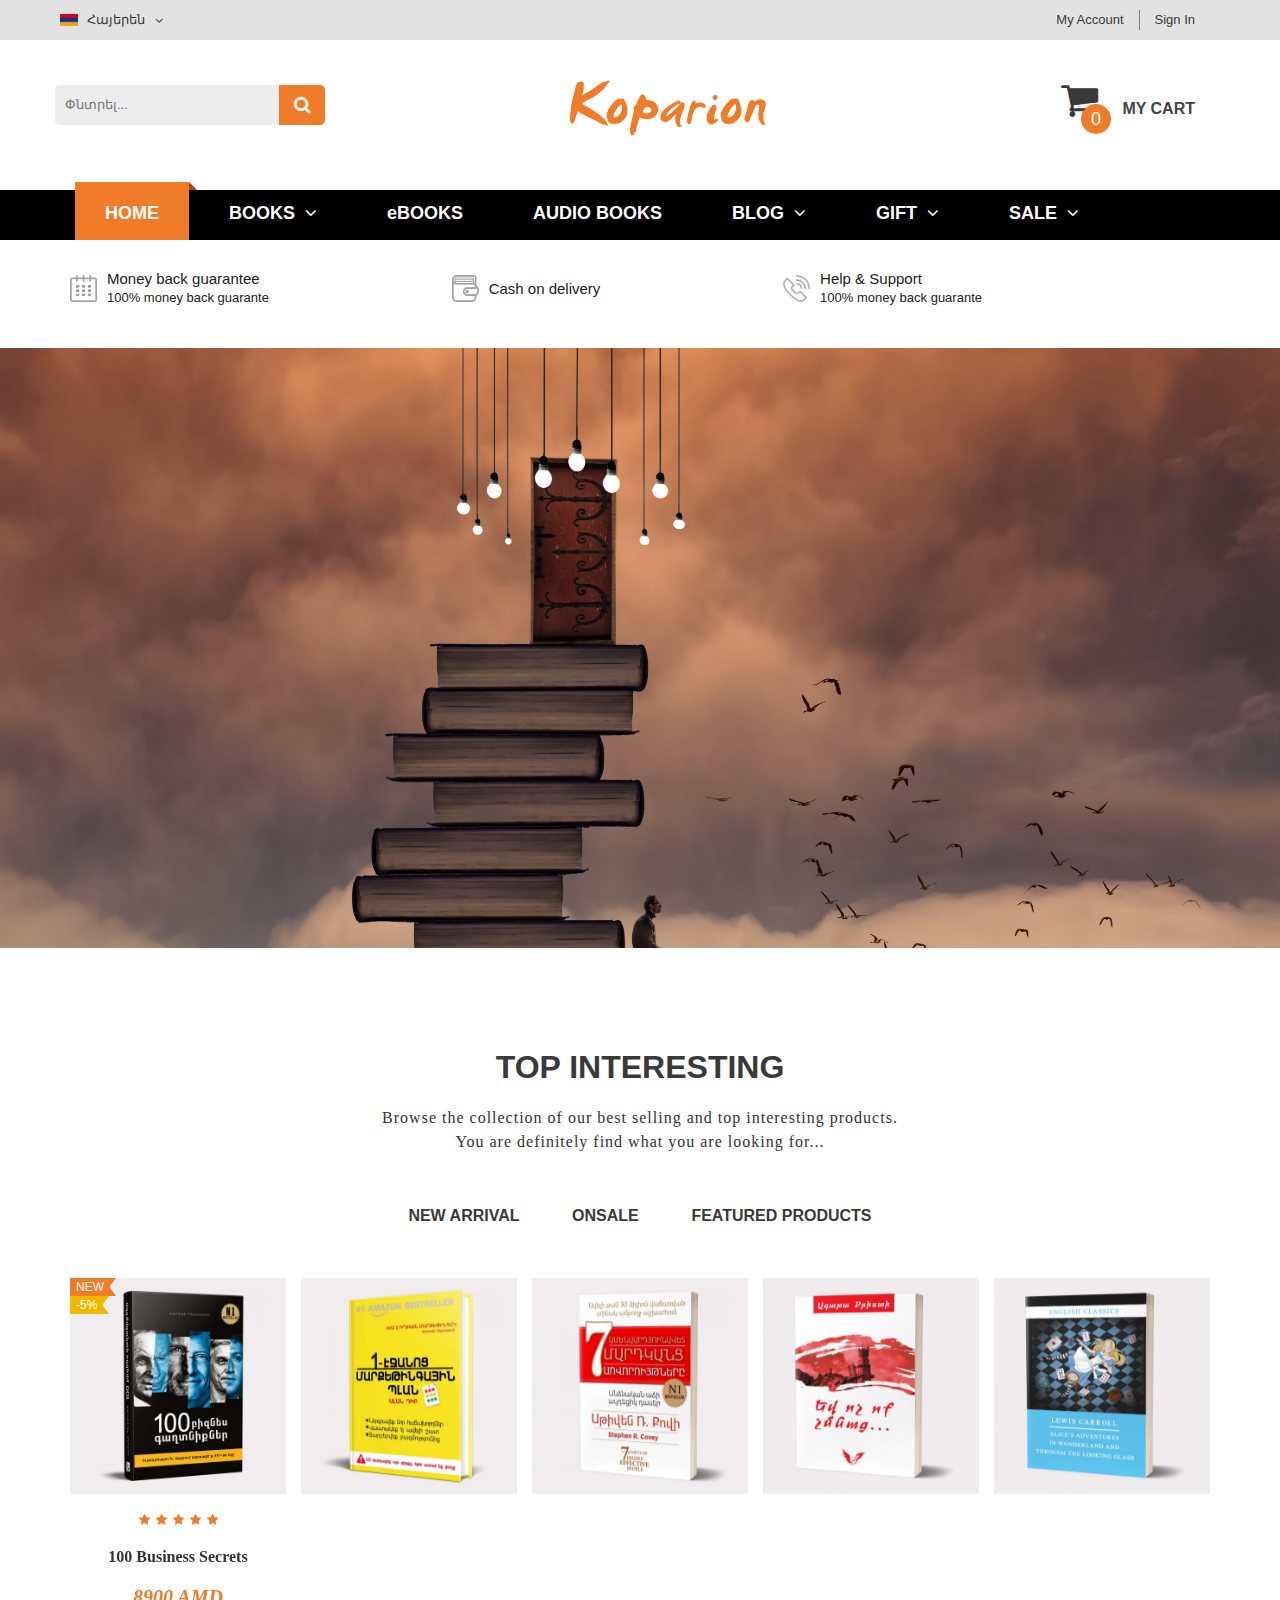
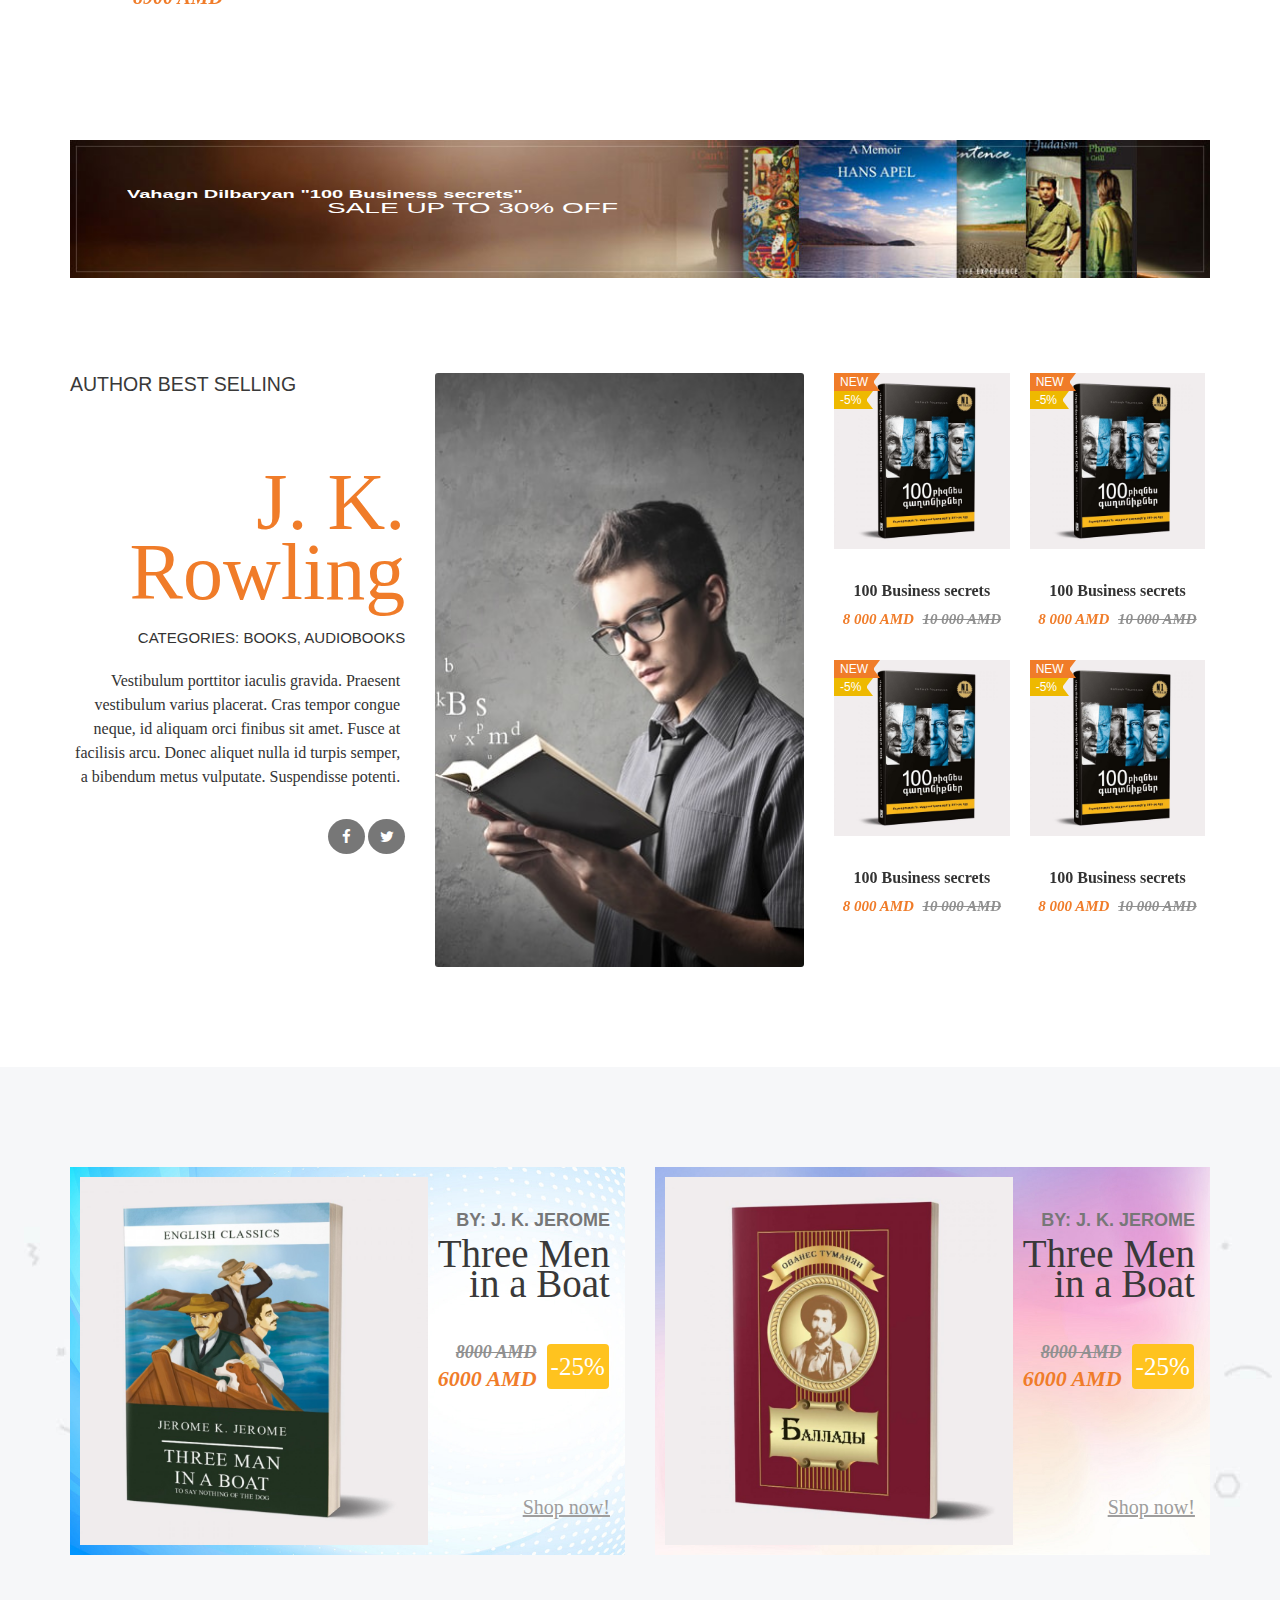
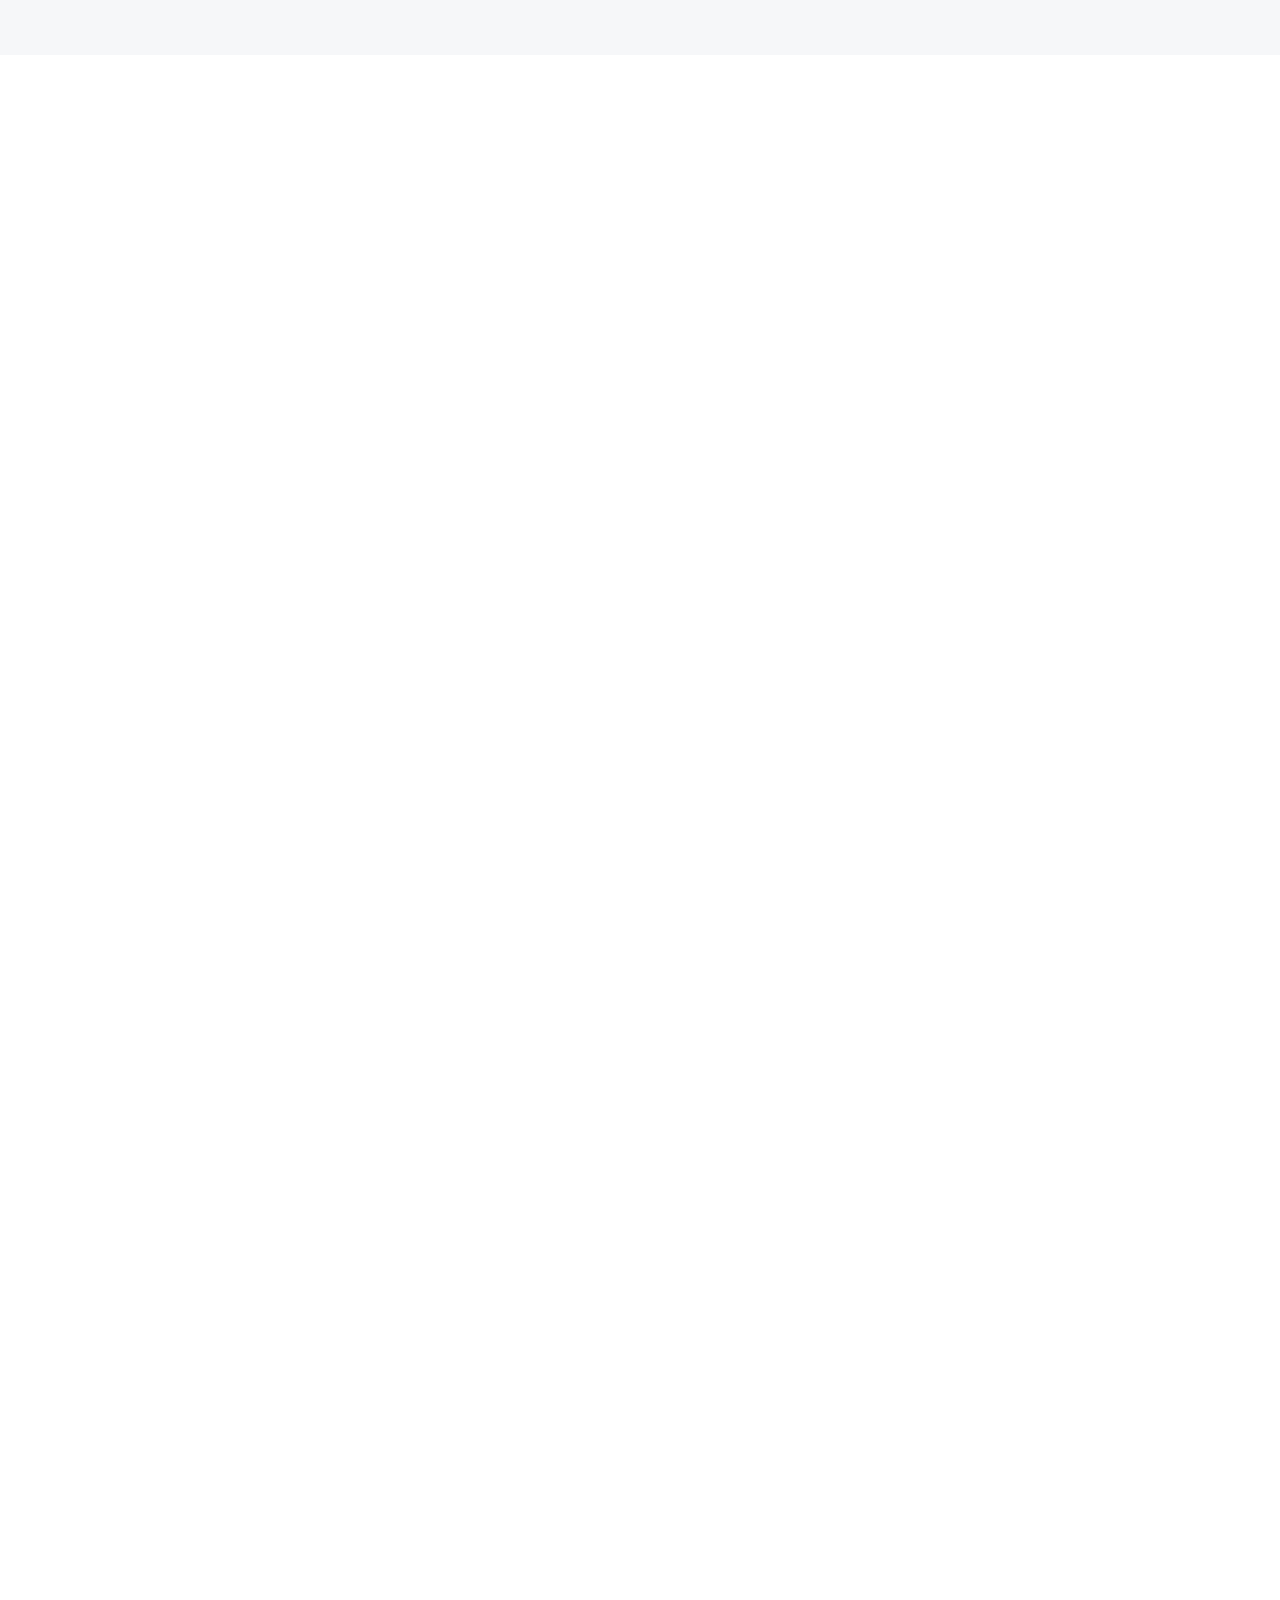
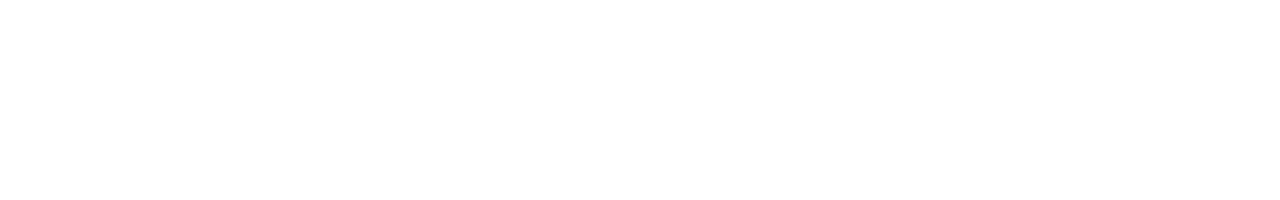
<file: index.html>
<!DOCTYPE html>
<html lang="en">
    <head>
        <meta charset="UTF-8" />
        <meta name="viewport" content="width=device-width, initial-scale=1.0" />
        <title>Book shop</title>
        <link rel="stylesheet" href="./fontawesome-free-5.14.0-web/css/all.css" />
        <link rel="stylesheet" href="./font-awesome-4.7.0/css/font-awesome.min.css">
        <link rel="stylesheet" href="https://stackpath.bootstrapcdn.com/bootstrap/4.5.0/css/bootstrap.min.css" />
        <link rel="stylesheet" href="https://cdnjs.cloudflare.com/ajax/libs/OwlCarousel2/2.3.4/assets/owl.carousel.min.css" />
        <link rel="stylesheet" href="https://cdnjs.cloudflare.com/ajax/libs/OwlCarousel2/2.3.4/assets/owl.theme.default.min.css" />
        <script src="https://cdnjs.cloudflare.com/ajax/libs/jquery/3.5.1/jquery.js"></script>
        <script src="https://cdnjs.cloudflare.com/ajax/libs/OwlCarousel2/2.3.4/owl.carousel.min.js"></script>
        <link rel="stylesheet" href="style.css" />
    </head>
    <body>
        <header>
            <div class="header-top-area">
                <div class="container h-100 d-flex">
                    <div class="row">
                        <div class="languages-div h-100 d-flex align-items-center">
                            <div class="language small">
                                <div>
                                    <img class="image mr-2" src="images/languages/armenian-flag.jpg" alt="armenian-flag" />
                                    <p class="main-language">Հայերեն</p>
                                    <i class="fa fa-angle-down"></i>
                                </div>
                            </div>
                            <div class="languages-box">
                                <div class="language small" key="0">
                                    <div>
                                        <img class="image mr-1" src="images/languages/armenian-flag.jpg" alt="armenian-flag" />
                                        <p>Հայերեն</p>
                                    </div>
                                </div>
                                <div class="language small" key="1">
                                    <div>
                                        <img class="image mr-1" src="images/languages/russian-flag.jpg" alt="russian-flag" />
                                        <p>Русский</p>
                                    </div>
                                </div>
                                <div class="language small" key="2">
                                    <div>
                                        <img
                                            class="image mr-1"
                                            src="images/languages/the-united-kingdom-flag.jpg"
                                            alt="the-united-kingdom-flag"
                                        />
                                        <p>English</p>
                                    </div>
                                </div>
                            </div>
                        </div>
                        <div class="top-right-corner">
                            <div class="my-account">
                                <p>My Account</p>
                            </div>
                            <div class="sign-in">
                                <p>Sign In</p>
                            </div>
                        </div>
                    </div>
                </div>
            </div>

            <div class="header-mid-area">
                <div class="container">
                    <div class="row">
                        <div class="search-form">
                            <input type="text" placeholder="Փնտրել..." />
                            <div class="search-link">
                                <i class="fa fa-search" aria-hidden="true"></i>
                            </div>
                        </div>
                        <div class="main-logo">
                            <img src="./images/logo/logo.png" alt="" />
                        </div>
                        <div class="my-cart">
                            <i class="fa fa-shopping-cart"></i>
                            MY CART
                            <div class="count">0</div>
                        </div>
                    </div>
                </div>
            </div>
        </header>
        <div class="menu-area">
            <div class="container h-100 d-flex">
                <div class="menu">
                    <div class="menu-items active-menu-item">HOME</div>
                    <div class="menu-items books">
                        BOOKS
                        <i class="fa fa-angle-down"></i>
                        <div class="submenu">
                            <div>Fiction</div>
                            <div>Non-Fiction</div>
                            <div>Books in Russian</div>
                            <div>Books in English</div>
                        </div>
                    </div>
                    <div class="menu-items">
                        eBOOKS
                    </div>
                    <div class="menu-items">
                        AUDIO BOOKS
                    </div>
                    <div class="menu-items blog">
                        BLOG
                        <i class="fa fa-angle-down"></i>
                        <div class="submenu">
                            <div>News</div>
                            <div>Recommends</div>
                        </div>
                    </div>
                    <div class="menu-items gift">
                        GIFT
                        <i class="fa fa-angle-down"></i>
                        <div class="submenu">
                            <div>Gift Card</div>
                            <div>Creative Gift</div>
                        </div>
                    </div>
                    <div class="menu-items sale">
                        SALE
                        <i class="fa fa-angle-down"></i>
                        <div class="submenu">
                            <div>Books</div>
                            <div>eBooks</div>
                            <div>Audio Books</div>
                            <div>Gift</div>
                        </div>
                    </div>
                </div>
            </div>
        </div>
            <div class="banner-area">
                <div class="container h-100 d-flex">
                    <div class="banner">
                        <div>
                            <img src="./images/png/1.png" alt="" />
                            <div>
                                <h4 class="">Money back guarantee</h4>
                                <p>100% money back guarante</p>
                            </div>
                        </div>
                        <div>
                            <img src="./images/png/2.png" alt="" />
                            <div><h4>Cash on delivery</h4></div>
                        </div>
                        <div>
                            <img src="./images/png/3.png" alt="" />
                            <div>
                                <h4 class="">Help & Support</h4>
                                <p>100% money back guarante</p>
                            </div>
                        </div>
                    </div>
                </div>
            </div>

            <div class="slider-area">
                <div class="owl-carousel owl-carousel-1 owl-slider">
                    <div class="item-slide">
                        <img src="./images/slide/1.jpg" alt="" />
                    </div>
                    <div class="item-slide">
                        <img src="./images/slide/2.jpg" alt="" />
                    </div>
                    <div class="item-slide">
                        <img src="./images/slide/3.jpg" alt="" />
                    </div>
                </div>
                <div class="animation">
                    <p>Huge Sale</p>
                    <button>Shop now</button>
                </div>
            </div>

            <div class="product-area">
                <div class="container h-100 d-flex justify-content-center">
                    <div class="section-product">
                        <div class="section-head">
                            <h1>TOP INTERESTING</h1>
                            <p>
                            Browse the collection of our best selling and top interesting products. </br>
                            You are definitely find what you are looking for...
                            </p>
                        </div>
                        <div class="product-menu">
                            <div>NEW ARRIVAL</div>
                            <div>ONSALE</div>
                            <div>FEATURED PRODUCTS</div>
                        </div>
                    </div>
                </div>
            </div>
            <div class="tab-content">
                <div class="container h-100 d-flex justify-content-center">
                <div class="owl-carousel owl-carousel-2 owl-product">
                   <div class="product-wrapper">
                    <div class="item-book">
                        <img src="./images/items/100_biznes_gaghtniqner-1000x1000.jpg" alt="" />
                        <div class="quick-view">
                            <div class="action-view">
                                <i class="fa fa-search-plus"></i>
                            </div>   
                        </div>
                        <div class="product-flag">
                            <div class="sale">NEW</div>
                            <div class="discount-percentage">-5%</div>
                        </div>
                    </div>
                    <div class="product-details">
                            <div class="star">
                               <div class="product-rating">
                                 <ul>
                                    <li>
                                        <i class="fa fa-star"></i>
                                    </li>
                                    <li>
                                        <i class="fa fa-star"></i>
                                    </li>
                                    <li>
                                        <i class="fa fa-star"></i>
                                    </li>
                                    <li>
                                        <i class="fa fa-star"></i>
                                    </li>
                                    <li>
                                        <i class="fa fa-star"></i>
                                    </li>
                                 </ul>
                                </div>
                            </div>
                            <div class="product-name">
                                    <p>100 Business secrets</p>
                                </div>
                                <div class="product-price">
                                    <p>8900 AMD</p> 
                                </div>
                        </div>
                        <div class="product-link">
                            <div class="product-button">
                                <i class="fa fa-shopping-cart"></i>
                                <p>Add to cart</p>
                            </div>
                            <div class="add-to-link">
                                <i class="fa fa-external-link"></i>
                            </div>
                        </div>
                    </div>
                    <div class="item-book">
                        <img src="./images/items/1_ejanoc_marketingayin_plan-1000x1000.jpg" alt="" />
                        <div class="quick-view">
                            <i class="fa fa-search-plus"></i>
                    </div>
                    </div>
                    <div class="item-book">
                        <img src="./images/items/7_sovorutyunnery_soft_cover-1000x1000.jpg" alt="" />
                        <div class="quick-view">
                            <i class="fa fa-search-plus"></i>
                    </div>
                    </div>
                    <div class="item-book">
                        <img src="./images/items/AGATHA_CHRISTIE_AND THEN_THERE_WERE_NONE-1000x1000.jpg" alt="" />
                        <div class="quick-view">
                            <i class="fa fa-search-plus"></i>
                    </div>
                    </div>
                    <div class="item-book">
                        <img src="./images/items/Alice_in_Wonderland-1000x1000.jpg" alt="" />
                        <div class="quick-view">
                            <i class="fa fa-search-plus"></i>
                    </div>
                    </div>
                    <div class="item-book">
                        <img src="./images/items/all_quiet_on_the_western_front-1000x1000.jpg" alt="" />
                        <div class="quick-view">
                            <i class="fa fa-search-plus"></i>
                    </div>
                    </div>
                    <div class="item-book">
                        <img src="./images/items/Antipolitical_Samvelyan-1000x1000.jpg" alt="" />
                        <div class="quick-view">
                            <i class="fa fa-search-plus"></i>
                    </div>
                    </div>
                </div>
            </div>
        </div>

        <div class="banner-area-5">
            <div class="container h-100 d-flex justify-content-center">
                <div class="banner-general">
                <div class="banner-image">
                    <img src="./images/banner-area/1.jpg" alt="">
                </div>
                <div class="banner-text">
                    <h3>Vahagn Dilbaryan "100 Business secrets"</h3>
                    <h2>SALE UP TO 30% OFF</h4>
                </div>
            </div>
            </div>
        </div>

        <div class="bestseller-area">
            <div class="container h-100 d-flex justify-content-center">
                <div class="bestseller-row">
                    <div class="bestseller-content">
                        <h4>AUTHOR BEST SELLING</h4>
                        <h1>J. K.</br>
                            Rowling</h1>
                        <p class="categories">CATEGORIES: BOOKS, AUDIOBOOKS</p>
                        <p class="bestseller-text">Vestibulum porttitor iaculis gravida. Praesent vestibulum varius placerat. Cras tempor congue neque, id aliquam orci finibus sit amet.
                            Fusce at facilisis arcu. Donec aliquet nulla id turpis semper, a bibendum metus vulputate. Suspendisse potenti.</p>
                        <div class="social-author">
                            <span><i class="fa fa-facebook"></i></span>
                            <span><i class="fa fa-twitter"></i></span>
                        </div>
                    </div>
                    <div class="banner-img">
                        <img src="./images/banner-area/bestseller-img.jpg" alt="">
                    </div>
                    <div class="owl-carousel owl-carousel-3 owl-slider">
                        <div class="bestseller-total">
                            <div class="single-bestseller">
                                <div class="bestseller-img">
                                    <img src="./images/items/100_biznes_gaghtniqner-1000x1000.jpg" alt="">
                                    <div class="product-flag">
                                        <div class="sale">NEW</div>
                                        <div class="discount-percentage">-5%</div>
                                    </div>
                                </div>
                                <div class="bestseller-text">
                                    <p>100 Business secrets</p>
                                    <div class="price">
                                        <span class="new-price">8 000 AMD</span>
                                        <span class="old-price">10 000 AMD</span>
                                    </div>
                                </div>
                            </div>
                            <div class="single-bestseller bestseller-flag">
                                <div class="bestseller-img">
                                    <img src="./images/items/100_biznes_gaghtniqner-1000x1000.jpg" alt="">
                                    <div class="product-flag">
                                        <div class="sale">NEW</div>
                                        <div class="discount-percentage">-5%</div>
                                    </div>
                                </div>
                                <div class="bestseller-text">
                                    <p>100 Business secrets</p>
                                    <div class="price">
                                        <span class="new-price">8 000 AMD</span>
                                        <span class="old-price">10 000 AMD</span>
                                    </div>
                                </div>
                            </div>
                        </div>
                        <div class="bestseller-total">
                            <div class="single-bestseller">
                                <div class="bestseller-img">
                                    <img src="./images/items/100_biznes_gaghtniqner-1000x1000.jpg" alt="">
                                    <div class="product-flag">
                                        <div class="sale">NEW</div>
                                        <div class="discount-percentage">-5%</div>
                                    </div>
                                </div>
                                <div class="bestseller-text">
                                    <p>100 Business secrets</p>
                                    <div class="price">
                                        <span class="new-price">8 000 AMD</span>
                                        <span class="old-price">10 000 AMD</span>
                                    </div>
                                </div>
                            </div>
                            <div class="single-bestseller bestseller-flag">
                                <div class="bestseller-img">
                                    <img src="./images/items/100_biznes_gaghtniqner-1000x1000.jpg" alt="">
                                    <div class="product-flag">
                                        <div class="sale">NEW</div>
                                        <div class="discount-percentage">-5%</div>
                                    </div>
                                </div>
                                <div class="bestseller-text">
                                    <p>100 Business secrets</p>
                                    <div class="price">
                                        <span class="new-price">8 000 AMD</span>
                                        <span class="old-price">10 000 AMD</span>
                                    </div>
                                </div>
                            </div>
                        </div>
                        <div class="bestseller-total">
                            <div class="single-bestseller">
                                <div class="bestseller-img">
                                    <img src="./images/items/100_biznes_gaghtniqner-1000x1000.jpg" alt="">
                                    <div class="product-flag">
                                        <div class="sale">NEW</div>
                                        <div class="discount-percentage">-5%</div>
                                    </div>
                                </div>
                                <div class="bestseller-text">
                                    <p>100 Business secrets</p>
                                    <div class="price">
                                        <span class="new-price">8 000 AMD</span>
                                        <span class="old-price">10 000 AMD</span>
                                    </div>
                                </div>
                            </div>
                            <div class="single-bestseller bestseller-flag">
                                <div class="bestseller-img">
                                    <img src="./images/items/100_biznes_gaghtniqner-1000x1000.jpg" alt="">
                                    <div class="product-flag">
                                        <div class="sale">NEW</div>
                                        <div class="discount-percentage">-5%</div>
                                    </div>
                                </div>
                                <div class="bestseller-text">
                                    <p>100 Business secrets</p>
                                    <div class="price">
                                        <span class="new-price">8 000 AMD</span>
                                        <span class="old-price">10 000 AMD</span>
                                    </div>
                                </div>
                            </div>
                        </div>
                    </div>
                </div>
            </div>
        </div>

        <div class="banner-static-area">
            <div class="container h-100 d-flex justify-content-center">
                    <div class="banner-shadow-hover">
                        <img src="./images/banner-area/3.jpg" alt="">
                        <div class="banner-book">
                            <img src="./images/items/3_Men_in_a_Boat-1000x1000.jpg" alt="">
                            <div class="banner-book-text">
                                <p>BY: J. K. Jerome</p>
                                <h1>Three Men </br>
                                in a Boat</h1>
                                <div class="banner-book-price">
                                    <div class="book-price">
                                        <p>8000 AMD</p>
                                        <h3>6000 AMD</h3>
                                    </div>
                                    <div class="book-sale">
                                        <p>-25%</p>
                                    </div>
                                </div>
                                <div class="banner-book-shop-now">
                                    <p>Shop now!</p>
                                </div>
                            </div>
                        </div>
                    </div>
                    <div class="banner-shadow-hover">
                        <img src="./images/banner-area/4.jpg" alt="">
                        <div class="banner-book">
                            <img src="./images/items/balladner_ruseren-1000x1000.jpg" alt="">
                            <div class="banner-book-text">
                                <p>BY: J. K. Jerome</p>
                                <h1>Three Men </br>
                                in a Boat</h1>
                                <div class="banner-book-price">
                                    <div class="book-price">
                                        <p>8000 AMD</p>
                                        <h3>6000 AMD</h3>
                                    </div>
                                    <div class="book-sale">
                                        <p>-25%</p>
                                    </div>
                                </div>
                                <div class="banner-book-shop-now">
                                    <p>Shop now!</p>
                                </div>
                            </div>
                        </div>
                    </div>
            </div>
        </div>
        
        <div class="most-product-area"></div>
        
        <script src="./script.js"></script>
        <script src="./libs/owlcarousel/owl.carousel.min.js"></script>
    </body>
</html>
</file>
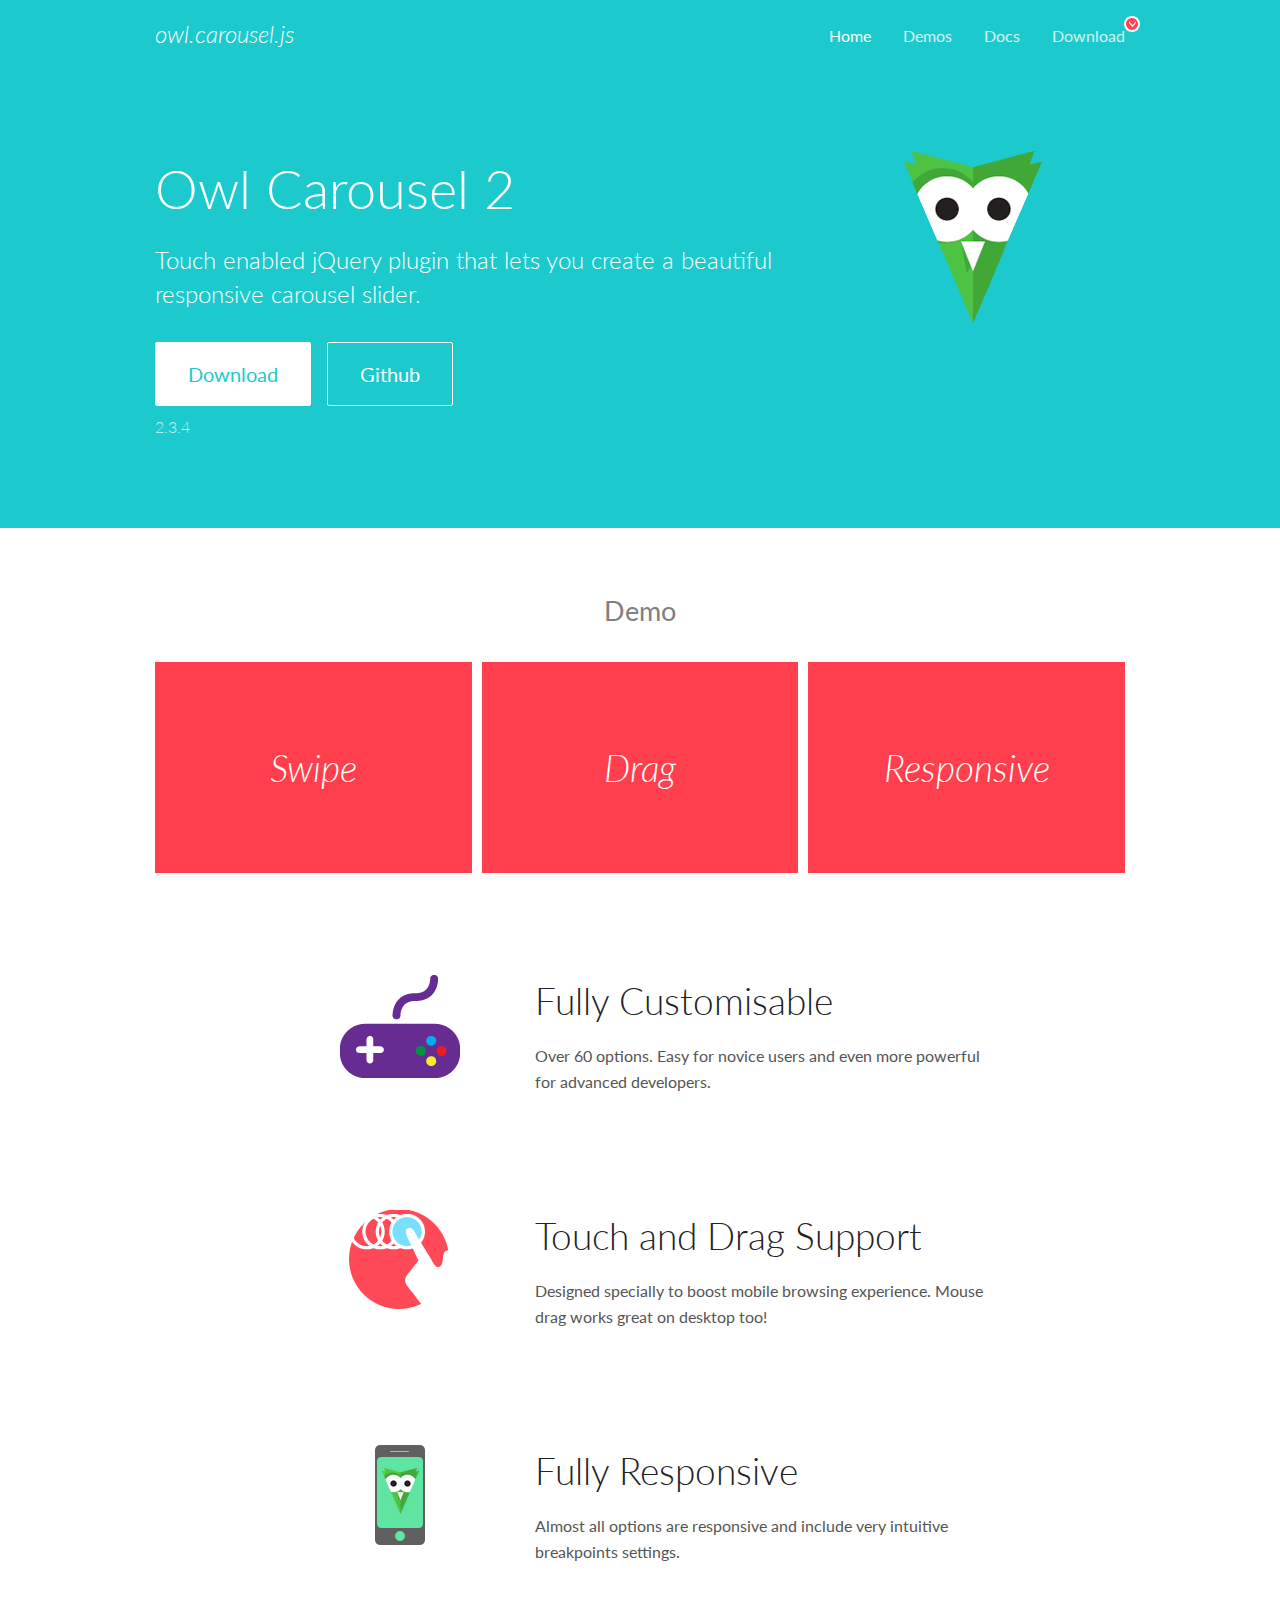
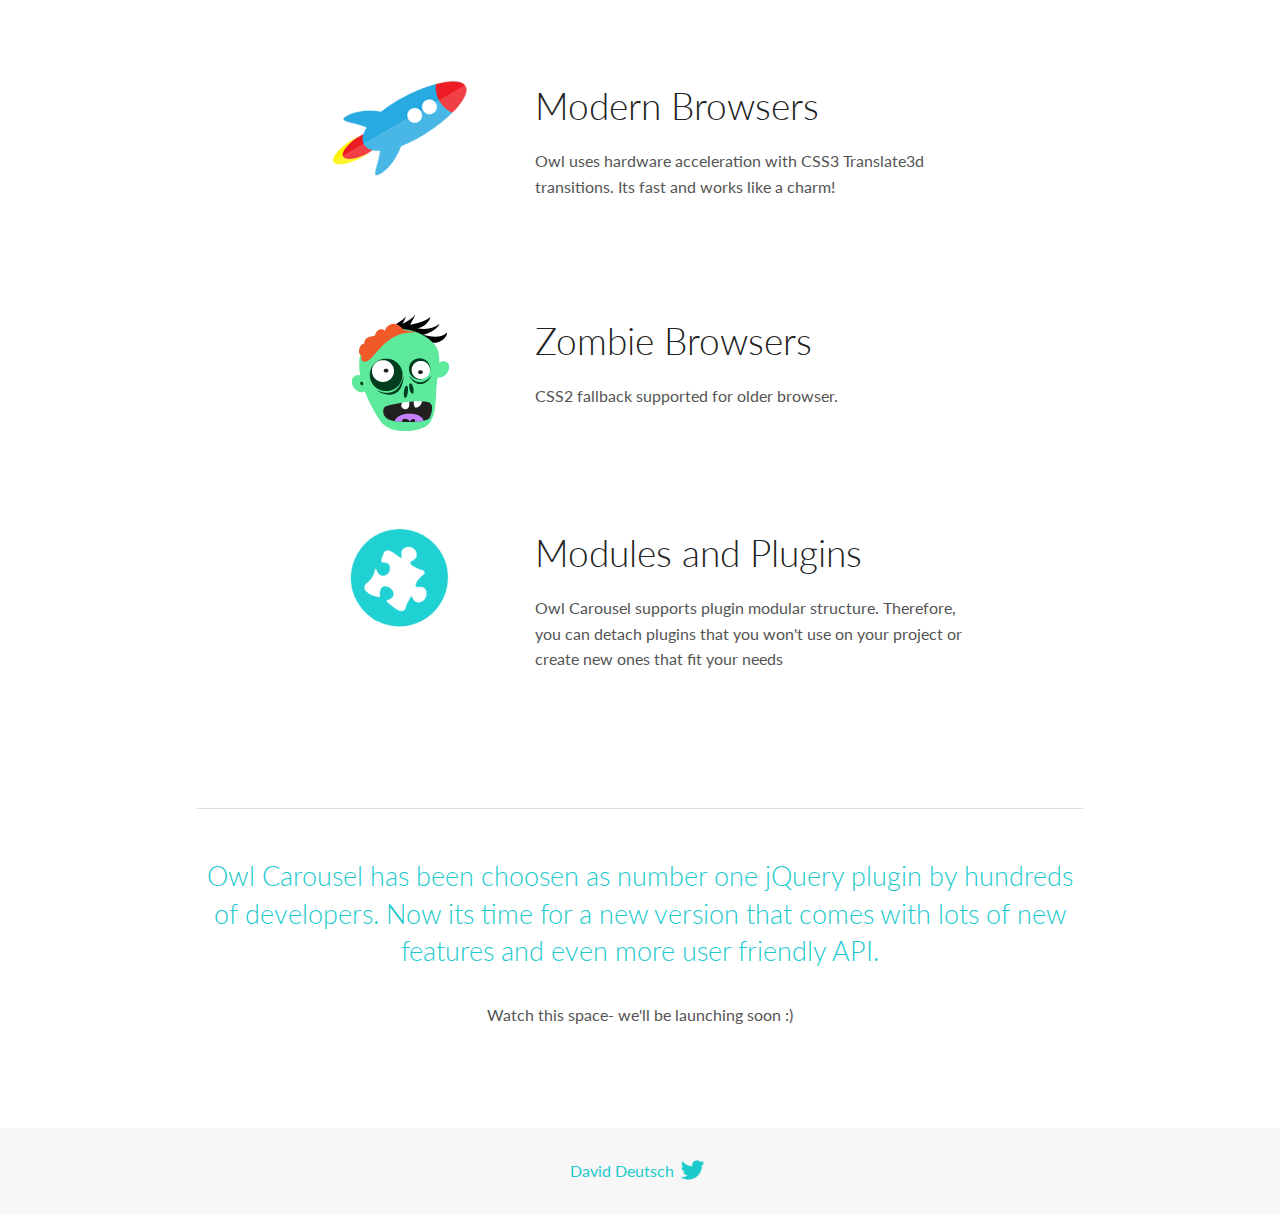
<file: OwlCarousel2-2.3.4/docs/index.html>
<!DOCTYPE html>
<html lang="en">
  <head>

    <!-- head -->
    <meta charset="utf-8">
    <meta name="msapplication-tap-highlight" content="no" />
    <meta name="viewport" content="width=device-width, initial-scale=1.0" />
    <meta name="description" content="Touch enabled jQuery plugin that lets you create beautiful responsive carousel slider.">
    <meta name="author" content="David Deutsch">
    <title>
      Home | Owl Carousel | 2.3.4
    </title>

    <!-- Stylesheets -->
    <link href='https://fonts.googleapis.com/css?family=Lato:300,400,700,400italic,300italic' rel='stylesheet' type='text/css'>
    <link rel="stylesheet" href="assets/css/docs.theme.min.css">

    <!-- Owl Stylesheets -->
    <link rel="stylesheet" href="assets/owlcarousel/assets/owl.carousel.min.css">
    <link rel="stylesheet" href="assets/owlcarousel/assets/owl.theme.default.min.css">

    <!-- HTML5 shim and Respond.js IE8 support of HTML5 elements and media queries -->

    <!--[if lt IE 9]>
      <script src="https://oss.maxcdn.com/libs/html5shiv/3.7.0/html5shiv.js"></script>
      <script src="https://oss.maxcdn.com/libs/respond.js/1.3.0/respond.min.js"></script>
    <![endif]-->

    <!-- Favicons -->
    <link rel="apple-touch-icon-precomposed" sizes="144x144" href="assets/ico/apple-touch-icon-144-precomposed.png">
    <link rel="shortcut icon" href="assets/ico/favicon.png">
    <link rel="shortcut icon" href="favicon.ico">

    <!-- Yeah i know js should not be in header. Its required for demos.-->

    <!-- javascript -->
    <script src="assets/vendors/jquery.min.js"></script>
    <script src="assets/owlcarousel/owl.carousel.js"></script>
  </head>
  <body>

    <!-- header -->
    <header class="header">
      <div class="row">
        <div class="large-12 columns">
          <div class="brand left">
            <h3>
              <a href="/OwlCarousel2/">owl.carousel.js</a> 
            </h3>
          </div>
          <a id="toggle-nav" class="right">
            <span></span> <span></span> <span></span> 
          </a> 
          <div class="nav-bar">
            <ul class="clearfix">
              <li class="active">
                <a href="/OwlCarousel2/index.html">Home</a> 
              </li>
              <li> <a href="/OwlCarousel2/demos/demos.html">Demos</a>  </li>
              <li> <a href="/OwlCarousel2/docs/started-welcome.html">Docs</a>  </li>
              <li>
                <a href="https://github.com/OwlCarousel2/OwlCarousel2/archive/2.3.4.zip">Download</a> 
                <span class="download"></span> 
              </li>
            </ul>
          </div>
        </div>
      </div>
    </header>

    <!-- home panel -->
    <section id="hero">
      <div class="row">
        <div class="large-8 medium-8 columns">
          <h1>Owl Carousel 2</h1>
          <h4>Touch enabled jQuery plugin that lets you create a beautiful responsive carousel slider.</h4>
          <a href="https://github.com/OwlCarousel2/OwlCarousel2/archive/2.3.4.zip" class="hero-button">Download</a> 
          <a href="https://github.com/OwlCarousel2/OwlCarousel2" class="hero-button outline">Github</a> 
          <p>2.3.4</p>
        </div>
        <div class="large-4 medium-4 columns">
          <img class="owl-logo" src="assets/img/owl-logo.png" alt="mr. Owl">
        </div>
      </div>
    </section>

    <!-- body -->
    <div class="home-demo">
      <div class="row">
        <div class="large-12 columns">
          <h3>Demo</h3>
          <div class="owl-carousel">
            <div class="item">
              <h2>Swipe</h2>
            </div>
            <div class="item">
              <h2>Drag</h2>
            </div>
            <div class="item">
              <h2>Responsive</h2>
            </div>
            <div class="item">
              <h2>CSS3</h2>
            </div>
            <div class="item">
              <h2>Fast</h2>
            </div>
            <div class="item">
              <h2>Easy</h2>
            </div>
            <div class="item">
              <h2>Free</h2>
            </div>
            <div class="item">
              <h2>Upgradable</h2>
            </div>
            <div class="item">
              <h2>Tons of options</h2>
            </div>
            <div class="item">
              <h2>Infinity</h2>
            </div>
            <div class="item">
              <h2>Auto Width</h2>
            </div>
          </div>
        </div>
      </div>
    </div>
    <script>
      var owl = $('.owl-carousel');
      owl.owlCarousel({
        margin: 10,
        loop: true,
        responsive: {
          0: {
            items: 1
          },
          600: {
            items: 2
          },
          1000: {
            items: 3
          }
        }
      })
    </script>

    <!-- features -->
    <div id="features">
      <div class="row">
        <div class="small-12 medium-9 small-centered columns">
          <section class="row feature">
            <div class="medium-4 small-12 columns">
              <img src="assets/img/feature-options.png" alt="">
            </div>
            <div class="medium-8 small-12 columns">
              <h2>Fully Customisable</h2>
              <p>Over 60 options. Easy for novice users and even more powerful for advanced developers.</p>
            </div>
          </section>
          <section class="row feature">
            <div class="medium-4 small-12 columns">
              <img src="assets/img/feature-drag.png" alt="">
            </div>
            <div class="medium-8 small-12 columns">
              <h2>Touch and Drag Support</h2>
              <p>Designed specially to boost mobile browsing experience. Mouse drag works great on desktop too!</p>
            </div>
          </section>
          <section class="row feature">
            <div class="medium-4 small-12 columns">
              <img src="assets/img/feature-responsive.png" alt="">
            </div>
            <div class="medium-8 small-12 columns">
              <h2>Fully Responsive</h2>
              <p>Almost all options are responsive and include very intuitive breakpoints settings.</p>
            </div>
          </section>
          <section class="row feature">
            <div class="medium-4 small-12 columns">
              <img src="assets/img/feature-modern.png" alt="">
            </div>
            <div class="medium-8 small-12 columns">
              <h2>Modern Browsers</h2>
              <p>Owl uses hardware acceleration with CSS3 Translate3d transitions. Its fast and works like a charm! </p>
            </div>
          </section>
          <section class="row feature">
            <div class="medium-4 small-12 columns">
              <img src="assets/img/feature-zombie.png" alt="">
            </div>
            <div class="medium-8 small-12 columns">
              <h2>Zombie Browsers</h2>
              <p>CSS2 fallback supported for older browser.</p>
            </div>
          </section>
          <section class="row feature">
            <div class="medium-4 small-12 columns">
              <img src="assets/img/feature-module.png" alt="">
            </div>
            <div class="medium-8 small-12 columns">
              <h2>Modules and Plugins</h2>
              <p>Owl Carousel supports plugin modular structure. Therefore, you can detach plugins that you won&#x27;t use on your project or create new ones that fit your needs</p>
            </div>
          </section>
        </div>
      </div>
    </div>

    <!-- footer -->
    <section id="teaser-text">
      <div class="row">
        <div class="small-12 medium-11 small-centered columns">
          <hr>
          <h3 id="owl-carousel-has-been-choosen-as-number-one-jquery-plugin-by-hundreds-of-developers-now-its-time-for-a-new-version-that-comes-with-lots-of-new-features-and-even-more-user-friendly-api-">Owl Carousel has been choosen as number one jQuery plugin by hundreds of developers. Now its time for a new version that comes with lots of new features and even more user friendly API.</h3>
          <p>Watch this space- we&#39;ll be launching soon :)</p>
        </div>
      </div>
    </section>

    <!-- footer -->
    <footer class="footer">
      <div class="row">
        <div class="large-12 columns">
          <h5>
            <a href="/OwlCarousel2/docs/support-contact.html">David Deutsch</a> 
            <a id="custom-tweet-button" href="https://twitter.com/share?url=https://github.com/OwlCarousel2/OwlCarousel2&text=Owl Carousel - This is so awesome! " target="_blank"></a> 
          </h5>
        </div>
      </div>
    </footer>

    <!-- vendors -->
    <script src="assets/vendors/highlight.js"></script>
    <script src="assets/js/app.js"></script>
  </body>
</html>
</file>
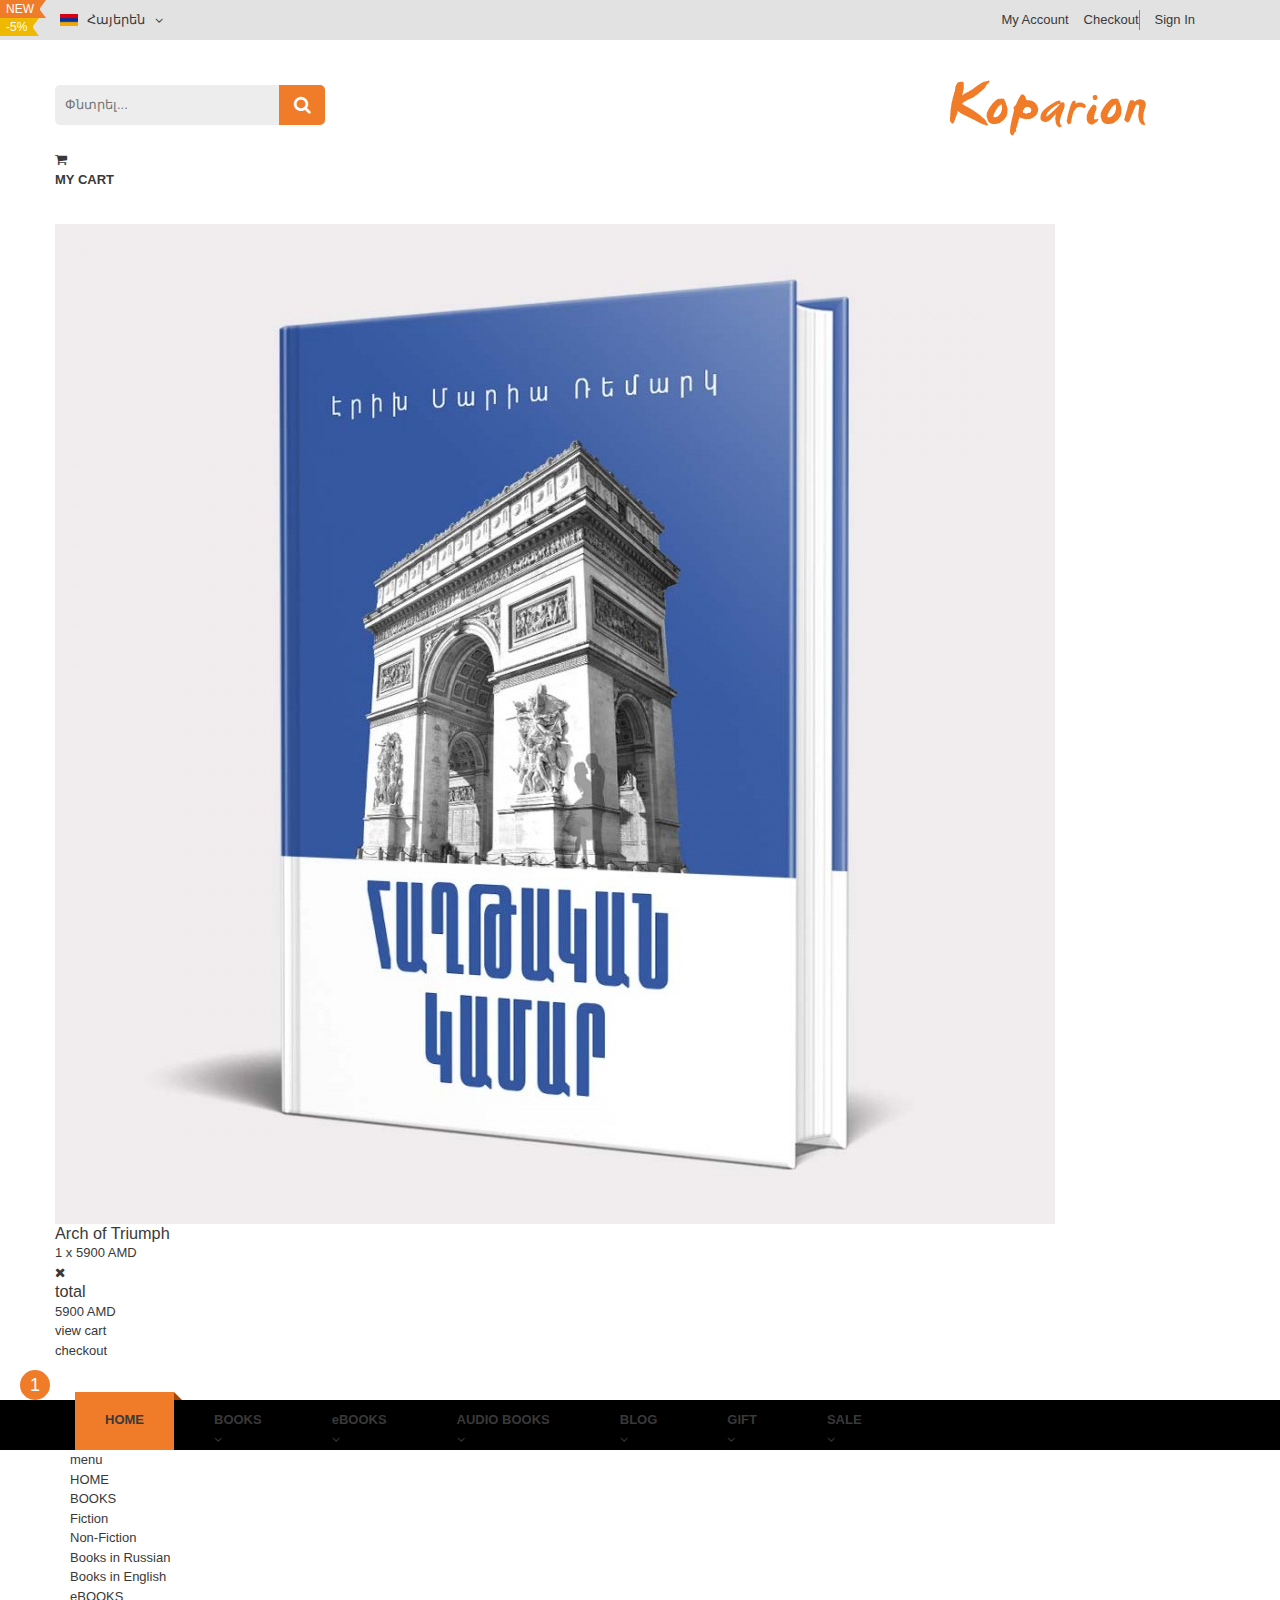
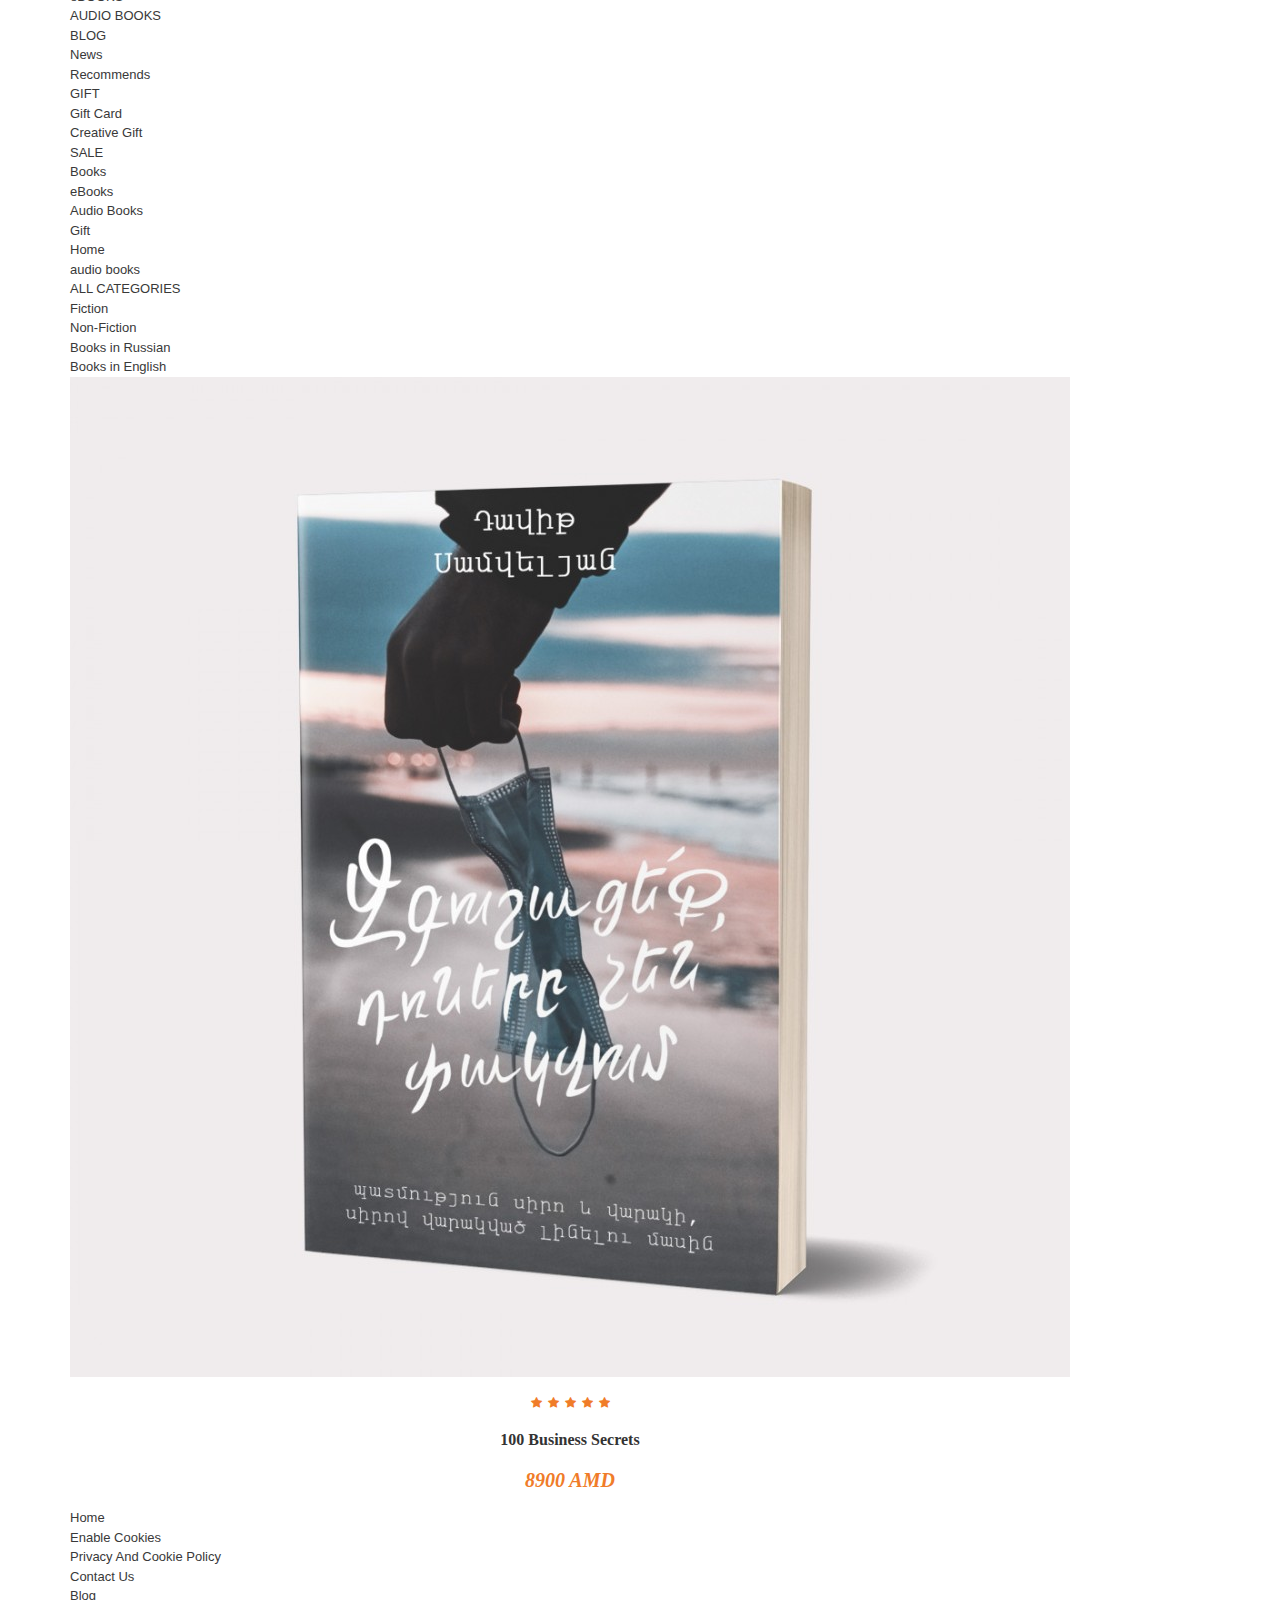
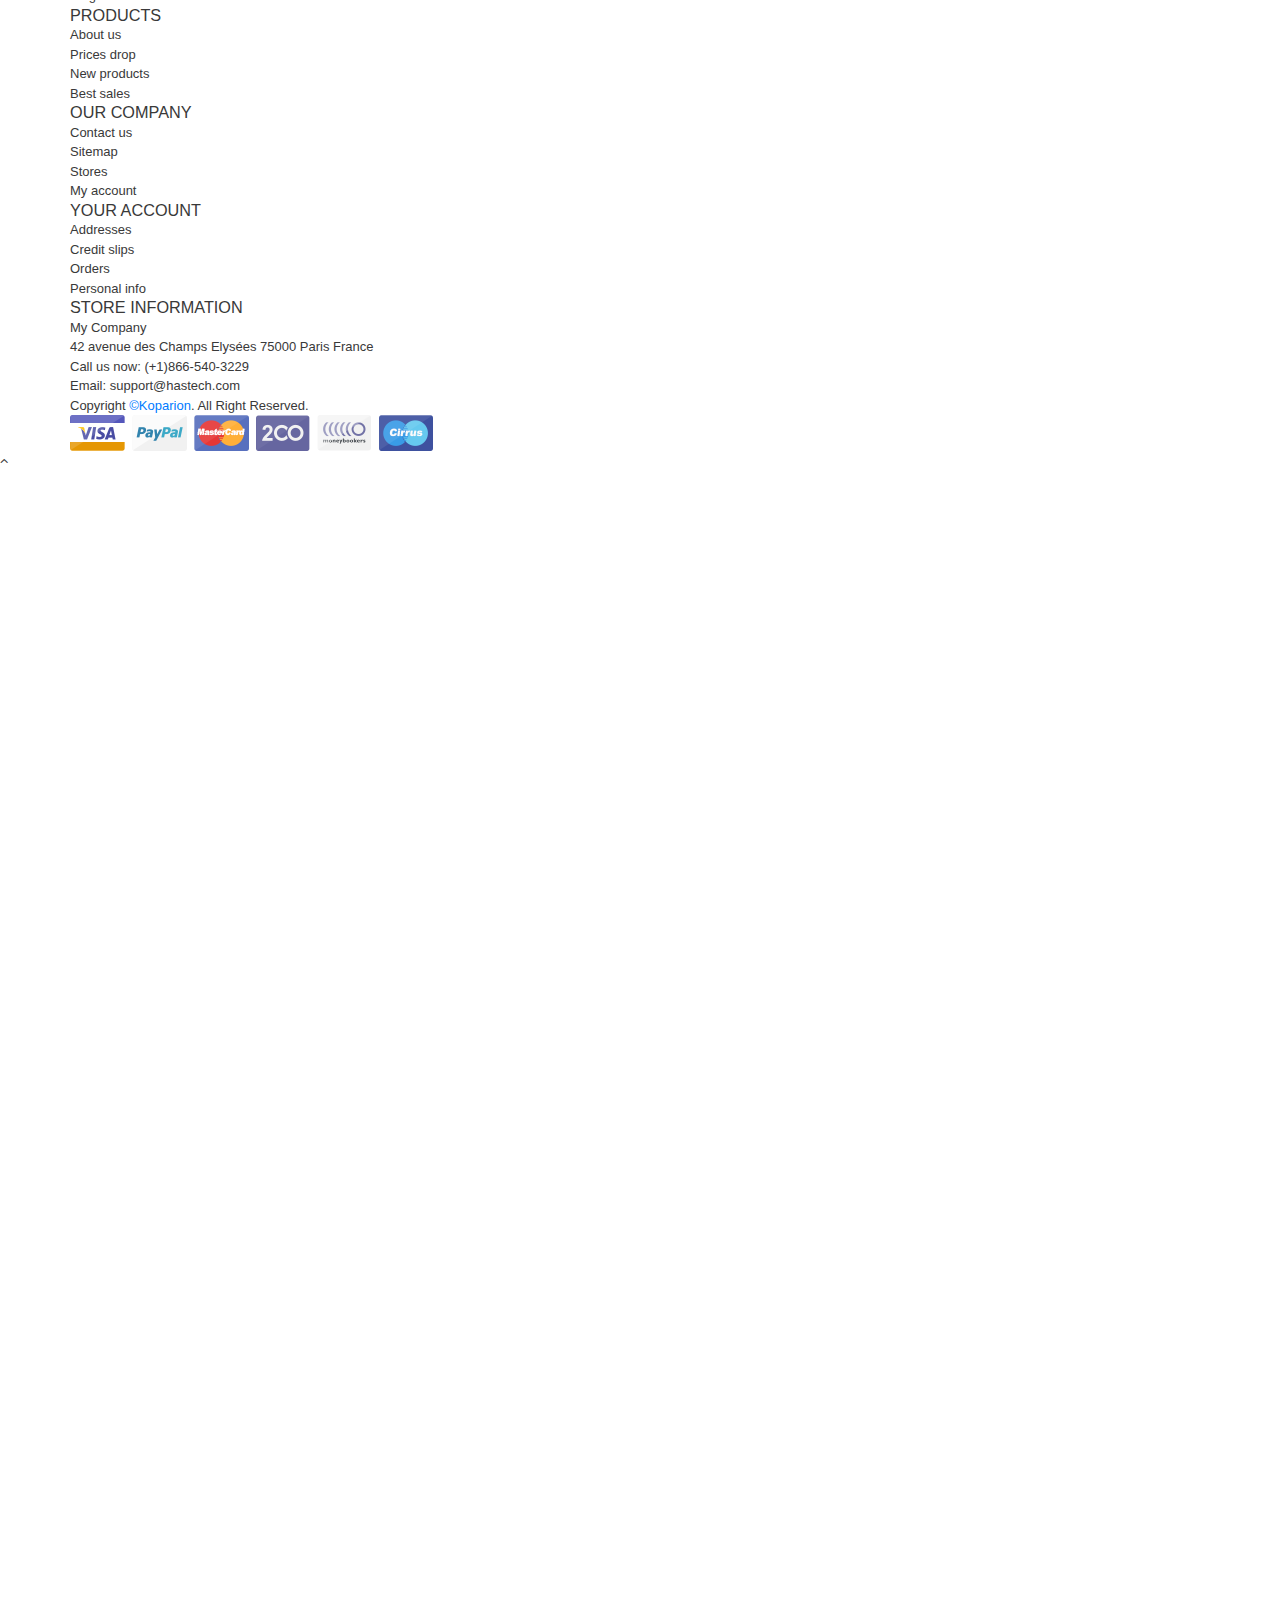
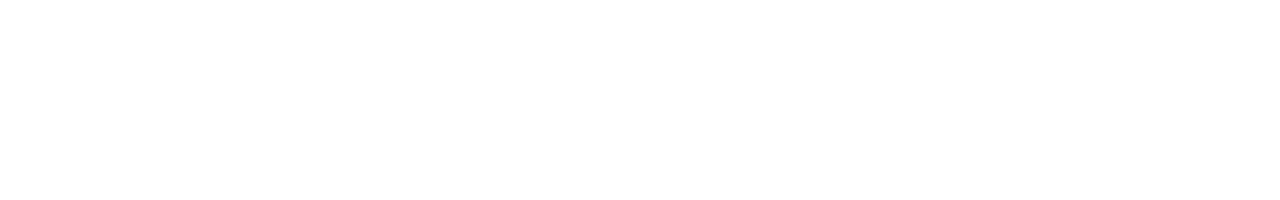
<file: audiobooks.html>
<!DOCTYPE html>
<html lang="en">
    <head>
        <meta charset="UTF-8" />
        <meta name="viewport" content="width=device-width, initial-scale=1.0" />
        <title>Book shop</title>
        <link rel="stylesheet" href="./fontawesome-free-5.14.0-web/css/all.css" />
        <link rel="stylesheet" href="./font-awesome-4.7.0/css/font-awesome.min.css" />
        <link rel="stylesheet" href="https://stackpath.bootstrapcdn.com/bootstrap/4.5.0/css/bootstrap.min.css" />
        <link rel="stylesheet" href="./OwlCarousel2-2.3.4/dist/assets/owl.carousel.min.css" />
        <link rel="stylesheet" href="./OwlCarousel2-2.3.4/dist/assets/owl.theme.default.min.css" />
        <script src="https://cdnjs.cloudflare.com/ajax/libs/jquery/3.5.1/jquery.js"></script>
        <script src="./OwlCarousel2-2.3.4/dist/owl.carousel.min.js"></script>
        <script type="text/javascript" src="https://maxcdn.bootstrapcdn.com/bootstrap/3.3.5/js/bootstrap.min.js"></script>
        <link rel="stylesheet" href="style.css" />
        <link rel="stylesheet" href="media.css" />
    </head>
    <body>
        <header>
            <div class="header-top-area">
                <div class="container h-100 d-flex">
                    <div class="row">
                        <div class="languages-div h-100 d-flex align-items-center">
                            <div class="language small">
                                <div>
                                    <img class="image mr-2" src="images/languages/armenian-flag.jpg" alt="armenian-flag" />
                                    <p class="main-language">Հայերեն</p>
                                    <i class="fa fa-angle-down"></i>
                                </div>
                            </div>
                            <div class="languages-box">
                                <div class="language small" key="0">
                                    <div>
                                        <img class="image mr-1" src="images/languages/armenian-flag.jpg" alt="armenian-flag" />
                                        <p>Հայերեն</p>
                                    </div>
                                </div>
                                <div class="language small" key="1">
                                    <div>
                                        <img class="image mr-1" src="images/languages/russian-flag.jpg" alt="russian-flag" />
                                        <p>Русский</p>
                                    </div>
                                </div>
                                <div class="language small" key="2">
                                    <div>
                                        <img
                                            class="image mr-1"
                                            src="images/languages/the-united-kingdom-flag.jpg"
                                            alt="the-united-kingdom-flag"
                                        />
                                        <p>English</p>
                                    </div>
                                </div>
                            </div>
                        </div>
                        <div class="top-right-corner">
                            <div class="my-account" onclick="func('my-account.html')">
                                <p>My Account</p>
                            </div>
                            <div class="checkout" onclick="func('checkout.html')">
                                <p>Checkout</p>
                            </div>
                            <div class="sign-in" onclick="func('login.html')">
                                <p>Sign In</p>
                            </div>
                        </div>
                    </div>
                </div>
            </div>

            <div class="header-mid-area">
                <div class="container h-100 d-flex">
                    <div class="row">
                        <div class="search-form">
                            <input type="text" placeholder="Փնտրել..." />
                            <div class="search-link">
                                <i class="fa fa-search" aria-hidden="true"></i>
                            </div>
                        </div>
                        <div class="main-logo">
                            <img src="./images/logo/logo.png" alt="" />
                        </div>
                        <div class="my-cart-count">
                            <div>
                                <div class="my-cart-sub">
                                    <div class="my-count">
                                        <i class="fa fa-shopping-cart"></i>
                                        <div class="count">1</div>
                                    </div>
                                    <div class="my-cart">
                                        <p>MY CART</p>
                                    </div>
                                </div>
                                <div class="mini-cart-sub">
                                    <div class="cart-product">
                                        <div class="single-cart">
                                            <div class="cart-img">
                                                <img src="./images/items/haghtakan_kamar_web-1000x1000.jpg" alt="" />
                                            </div>
                                            <div class="cart-info">
                                                <h5>Arch of Triumph</h5>
                                                <p>1 x 5900 AMD</p>
                                            </div>
                                            <div class="cart-icon">
                                                <i class="fa fa-remove"></i>
                                            </div>
                                        </div>
                                    </div>
                                    <div class="cart-totals">
                                        <h5>total</h5>
                                        <p>5900 AMD</p>
                                    </div>
                                    <div class="cart-button" onclick="func('my-cart.html')">
                                        <p>view cart</p>
                                    </div>
                                    <div class="checkout-button" onclick="func('checkout.html')">
                                        <p>checkout</p>
                                    </div>
                                </div>
                            </div>
                        </div>
                    </div>
                </div>
            </div>
        </header>

        <div class="menu-area">
            <div class="container h-100 d-flex">
                <div class="menu">
                    <div class="menu-items active-menu-item">
                        <div class="menu-items-sub" onclick="func('index.html')">
                            <p>HOME</p>
                        </div>
                    </div>
                    <div class="menu-items books">
                        <div class="menu-items-sub" onclick="func('books.html')">
                            <p>BOOKS</p>
                            <i class="fa fa-angle-down"></i>
                        </div>
                        <div class="submenu">
                            <div>Fiction</div>
                            <div>Non-Fiction</div>
                            <div>Books in Russian</div>
                            <div>Books in English</div>
                        </div>
                    </div>
                    <div class="menu-items ebooks">
                        <div class="menu-items-sub" onclick="func('ebooks.html')">
                            <p>eBOOKS</p>
                            <i class="fa fa-angle-down"></i>
                        </div>
                        <div class="submenu">
                            <div>Fiction</div>
                            <div>Non-Fiction</div>
                            <div>Books in Russian</div>
                            <div>Books in English</div>
                        </div>
                    </div>
                    <div class="menu-items audiobooks">
                        <div class="menu-items-sub" onclick="func('audiobooks.html')">
                            <p>AUDIO BOOKS</p>
                            <i class="fa fa-angle-down"></i>
                        </div>
                        <div class="submenu">
                            <div>Fiction</div>
                            <div>Non-Fiction</div>
                            <div>Books in Russian</div>
                            <div>Books in English</div>
                        </div>
                    </div>
                    <div class="menu-items blog">
                        <div class="menu-items-sub" onclick="func('blog.html')">
                            <p>BLOG</p>
                            <i class="fa fa-angle-down"></i>
                        </div>
                        <div class="submenu">
                            <div>News</div>
                            <div>Recommends</div>
                        </div>
                    </div>
                    <div class="menu-items gift">
                        <div class="menu-items-sub" onclick="func('gift.html')">
                            <p>GIFT</p>
                            <i class="fa fa-angle-down"></i>
                        </div>
                        <div class="submenu">
                            <div>Gift Card</div>
                            <div>Creative Gift</div>
                        </div>
                    </div>
                    <div class="menu-items sale">
                        <div class="menu-items-sub" onclick="func('sale.html')">
                            <p>SALE</p>
                            <i class="fa fa-angle-down"></i>
                        </div>
                        <div class="submenu">
                            <div>Books</div>
                            <div>eBooks</div>
                            <div>Audio Books</div>
                            <div>Gift</div>
                        </div>
                    </div>
                </div>
            </div>
        </div>

        <div class="mobile-menu-area">
            <div class="container h-100 d-flex">
                <div class="mobile-menu">
                    <div class="mean-bar">
                        <p>menu</p>
                        <div class="menu-hamburger">
                            <div class="bar1"></div>
                            <div class="bar2"></div>
                            <div class="bar3"></div>
                        </div>
                    </div>
                    <div class="mean-nav">
                        <div class="menu-hamburger-nav">
                            <div class="menu-items-mobile">
                                <div class="menu-items-mobile-nav" onclick="func('index.html')">
                                    <p class="a">HOME</p>
                                </div>
                            </div>
                            <div class="menu-items-mobile books">
                                <div class="menu-items-mobile-nav" onclick="func('books.html')">
                                    <p>BOOKS</p>
                                    <span class="menu-items-toggle books"></span>
                                </div>
                                <div class="submenu-mobile books">
                                    <div>Fiction</div>
                                    <div>Non-Fiction</div>
                                    <div>Books in Russian</div>
                                    <div>Books in English</div>
                                </div>
                            </div>
                            <div class="menu-items-mobile">
                                <div class="menu-items-mobile-nav" onclick="func('ebooks.html')">
                                    <p>eBOOKS</p>
                                </div>
                            </div>
                            <div class="menu-items-mobile">
                                <div class="menu-items-mobile-nav" onclick="func('audiobooks.html')">
                                    <p>AUDIO BOOKS</p>
                                </div>
                            </div>
                            <div class="menu-items-mobile blog">
                                <div class="menu-items-mobile-nav" onclick="func('blog.html')">
                                    <p>BLOG</p>
                                    <span class="menu-items-toggle blog"></span>
                                </div>
                                <div class="submenu-mobile blog">
                                    <div>News</div>
                                    <div>Recommends</div>
                                </div>
                            </div>
                            <div class="menu-items-mobile gift">
                                <div class="menu-items-mobile-nav" onclick="func('gift.html')">
                                    <p>GIFT</p>
                                    <span class="menu-items-toggle gift"></span>
                                </div>
                                <div class="submenu-mobile gift">
                                    <div>Gift Card</div>
                                    <div>Creative Gift</div>
                                </div>
                            </div>
                            <div class="menu-items-mobile sale">
                                <div class="menu-items-mobile-nav" onclick="func('sale.html')">
                                    <p>SALE</p>
                                    <span class="menu-items-toggle sale"></span>
                                </div>
                                <div class="submenu-mobile sale">
                                    <div>Books</div>
                                    <div>eBooks</div>
                                    <div>Audio Books</div>
                                    <div>Gift</div>
                                </div>
                            </div>
                        </div>
                    </div>
                </div>
            </div>
        </div>

        <div class="my-account-area">
            <div class="container h-100 d-flex">
                <div class="my-account-menu">
                    <p class="breadcrumbs-menu" onclick="func('index.html')">Home</p>
                    <p class="breadcrumbs-menu-active">audio books</p>
                </div>
            </div>
        </div>

        <div class="product-main-area">
            <div class="container h-100 d-flex">
                <div class="books-main-content">
                    <div class="module-categories">
                        <div class="module-title">
                            <p>ALL CATEGORIES</p>
                        </div>
                        <div class="accordion-menu">
                            <div>Fiction</div>
                            <div>Non-Fiction</div>
                            <div>Books in Russian</div>
                            <div>Books in English</div>
                        </div>
                    </div>

                    <div class="module-product">
                        <div class="module-product-single">
                            <div class="module-product-wrapper">
                                <div class="module-product-img">
                                    <img src="./images/items/Zgushaceq_Samvelyan-1000x1000.jpg" alt="" />

                                    <div class="quick-view">
                                        <div class="action-view">
                                            <i class="fa fa-search-plus"></i>
                                        </div>
                                    </div>
                                    <div class="product-flag">
                                        <div class="sale">NEW</div>
                                        <div class="discount-percentage">-5%</div>
                                    </div>
                                </div>
                                <div class="product-details">
                                    <div class="product-rating">
                                        <ul>
                                            <li>
                                                <i class="fa fa-star"></i>
                                            </li>
                                            <li>
                                                <i class="fa fa-star"></i>
                                            </li>
                                            <li>
                                                <i class="fa fa-star"></i>
                                            </li>
                                            <li>
                                                <i class="fa fa-star"></i>
                                            </li>
                                            <li>
                                                <i class="fa fa-star"></i>
                                            </li>
                                        </ul>
                                    </div>
                                    <div class="product-name">
                                        <p>100 Business secrets</p>
                                    </div>
                                    <div class="product-price">
                                        <p>8900 AMD</p>
                                    </div>
                                </div>
                                <div class="product-link">
                                    <div class="product-button">
                                        <i class="fa fa-shopping-cart"></i>
                                        <p>Add to cart</p>
                                    </div>
                                    <div class="add-to-link">
                                        <i class="fa fa-external-link"></i>
                                    </div>
                                </div>
                            </div>
                        </div>
                    </div>
                </div>
            </div>
        </div>

        <footer>
            <div class="container h-100 d-flex">
                <div class="footer-area">
                    <div class="footer-top">
                        <div>Home</div>
                        <div>Enable Cookies</div>
                        <div>Privacy And Cookie Policy</div>
                        <div>Contact Us</div>
                        <div>Blog</div>
                    </div>
                    <div class="footer-mid">
                        <div class="footer-mid-menu">
                            <div class="single-footer">
                                <h5>PRODUCTS</h5>
                                <div class="footer-menu">
                                    <div>About us</div>
                                    <div>Prices drop</div>
                                    <div>New products</div>
                                    <div>Best sales</div>
                                </div>
                            </div>
                            <div class="single-footer">
                                <h5>OUR COMPANY</h5>
                                <div class="footer-menu">
                                    <div>Contact us</div>
                                    <div>Sitemap</div>
                                    <div>Stores</div>
                                    <div>My account</div>
                                </div>
                            </div>
                            <div class="single-footer">
                                <h5>YOUR ACCOUNT</h5>
                                <div class="footer-menu">
                                    <div>Addresses</div>
                                    <div>Credit slips</div>
                                    <div>Orders</div>
                                    <div>Personal info</div>
                                </div>
                            </div>
                        </div>
                        <div class="single-footer-information">
                            <h5>STORE INFORMATION</h5>
                            <div class="footer-information">
                                <p>
                                    My Company<br />
                                    42 avenue des Champs Elysées 75000 Paris France<br />
                                    Call us now: (+1)866-540-3229<br />
                                    Email: support@hastech.com
                                </p>
                            </div>
                        </div>
                    </div>
                    <div class="footer-bottom">
                        <p>Copyright <a href="#">©Koparion</a>. All Right Reserved.</p>
                        <img src="./images/banner-area/footer-img/1.png" alt="" />
                    </div>
                </div>
            </div>
        </footer>

        <div class="modal fade" id="myModal" aria-hidden="true" role="dialog">
            <div class="modal-dialog">
                <div class="modal-content">
                    <div class="modal-header">
                        <button class="close" data-dismiss="modal">X</button>
                    </div>
                    <div class="modal-body">
                        <div class="modal-tab">
                            <div class="product-details-large">
                                <div class="tab-pane">
                                    <img src="./images/items/Mantashyants-in-Armenian-1000x1000.jpg" alt="" />
                                </div>
                            </div>
                        </div>
                        <div class="modal-pro-content">
                            <h3>the king of the caucasus (in armenian)</h3>
                            <div class="modal-pro-content-price">
                                <p>7,700 AMD</p>
                            </div>
                            <p>
                                <i
                                    >Alexander Mantashyants, oil magnate and philanthropist, with whom reckoned the powerful men of the
                                    time: Baron Edmond de Rothschild, Alfred Nobel, Calouste Gulbenkian, and others.</i
                                >
                                <br />
                                <br />
                                The book is about the life and work of one of the richest and happiest people of the late 19th and early
                                20th centuries, oil and financial magnate, father of a large family, benefactor Alexander Mantashyants.
                                Having played an invaluable role in the development of the oil industry in the Russian Empire, he was also
                                known for his pro-Armenian activities. The topic is presented by merging documentary and fiction genres,
                                which makes reading more interesting.
                                <br />
                                <br />
                                The beginning of the 20th century was difficult and chaotic for Armenians. On the one hand, the endless
                                trials and struggle for survival that would have had a bad ending at the beginning of the same century, and
                                on the other hand, many Armenians, who, having paved their way with difficulty through long years, had
                                reached their peak both financially and intellectually at the turn of the century. The characters of this
                                book are from such a controversial era, and it was Alexander Mantashyants, “the King of the Caucasus”, who
                                was able to unite them around him on an ideological and business basis. To be a king in a place and at a
                                time when the highest title is the vicegerent of the empire is almost impossible. But not for
                                Mantashyants... Because the guarantee of his victory was not money or personal happiness but using that very
                                money to serve his nation, noble ideas and purposes.
                            </p>
                            <div class="quick-view-select">
                                <input type="number" value="1" />
                                <button>Add To Cart</button>
                            </div>
                            <span>
                                <i class="fa fa-check"></i>
                                <p>In stock</p>
                            </span>
                        </div>
                    </div>
                </div>
            </div>
        </div>

        <div class="scrollUp">
            <i class="fa fa-angle-up"></i>
        </div>

        <script src="./script.js"></script>
    </body>
</html>
</file>
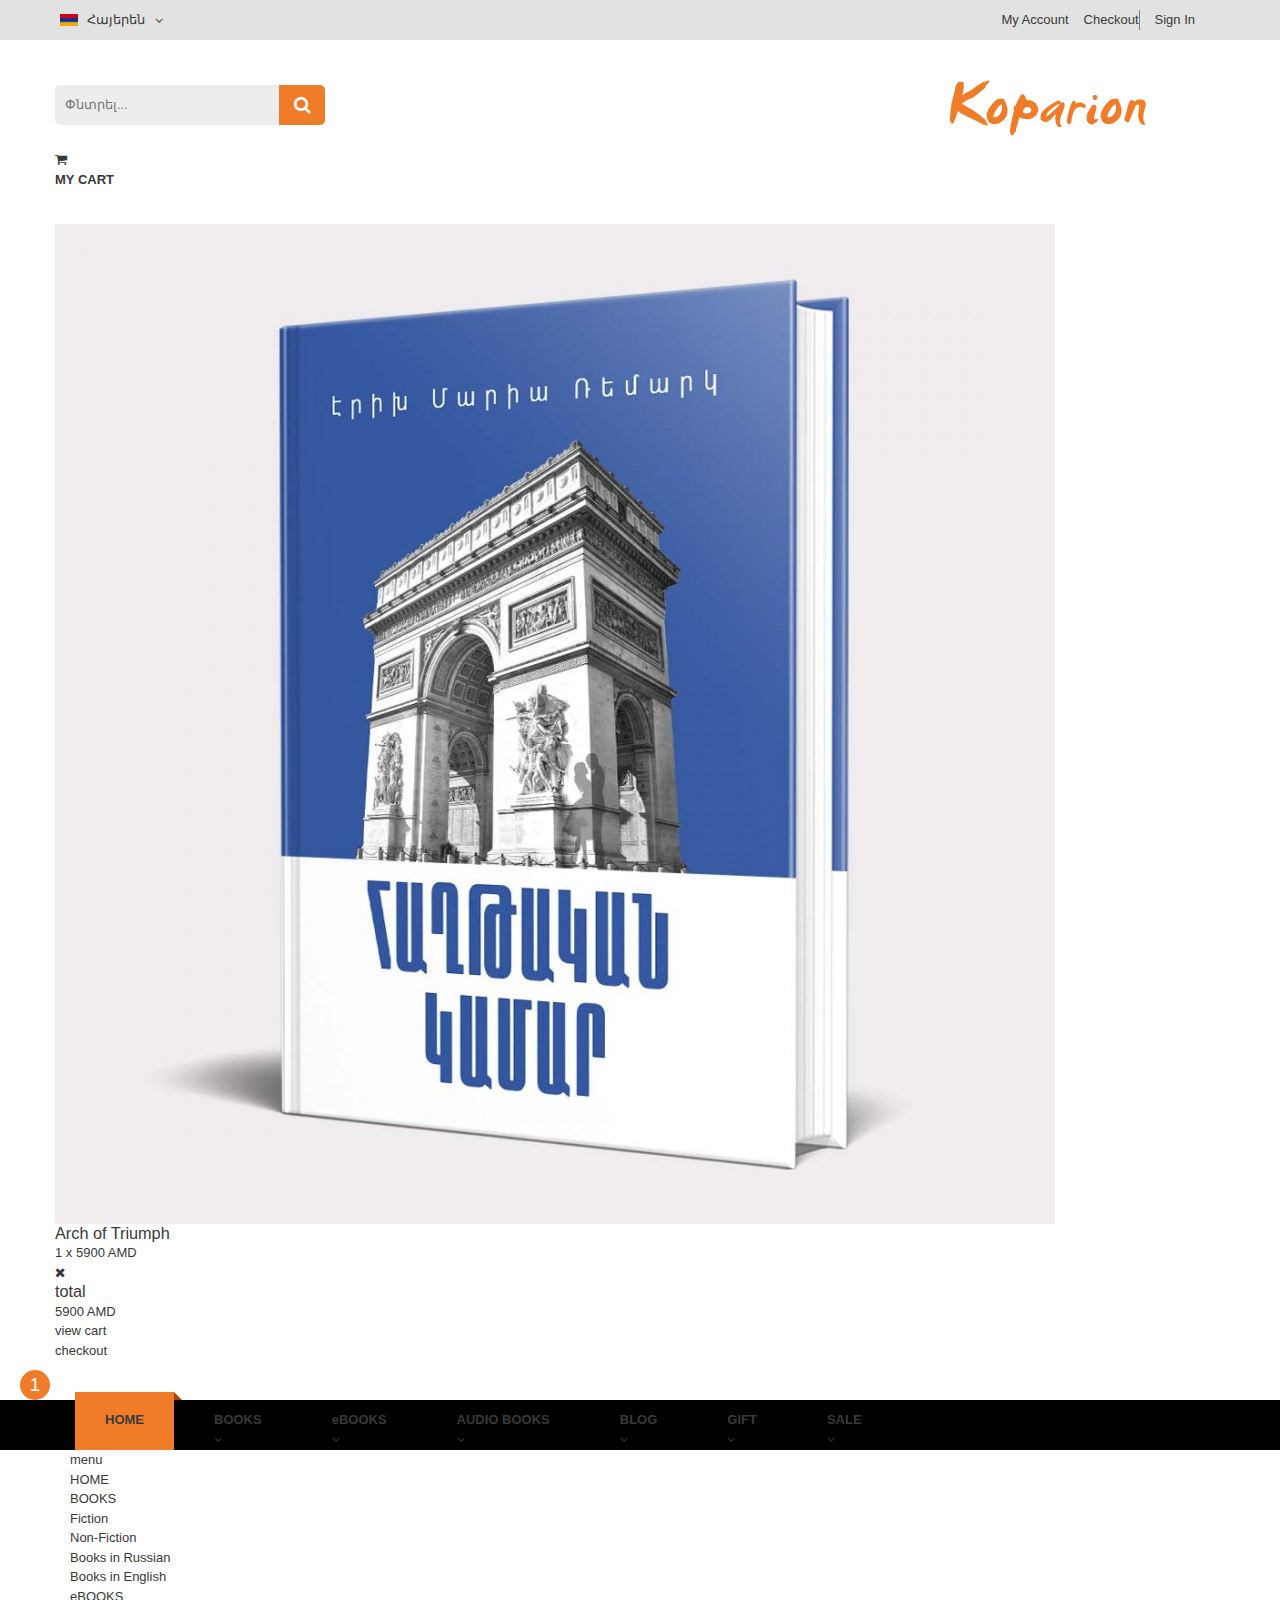
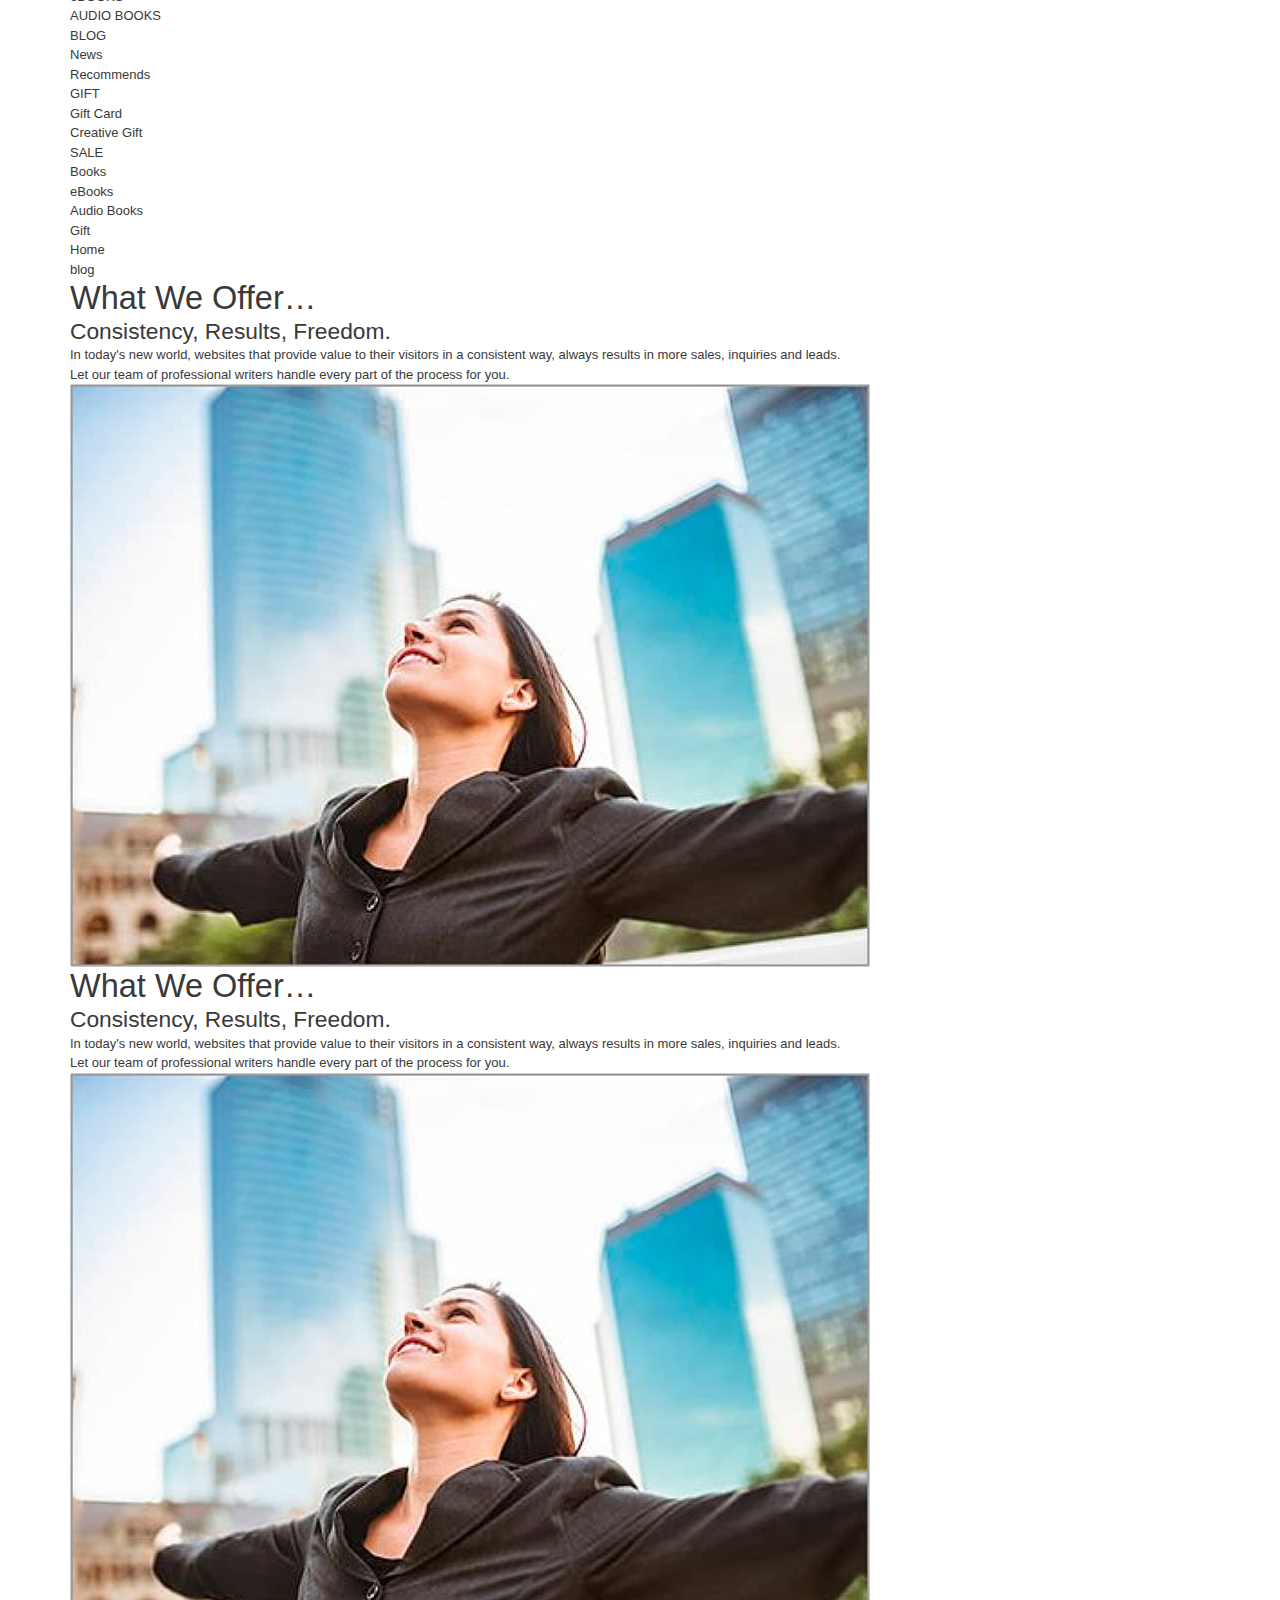
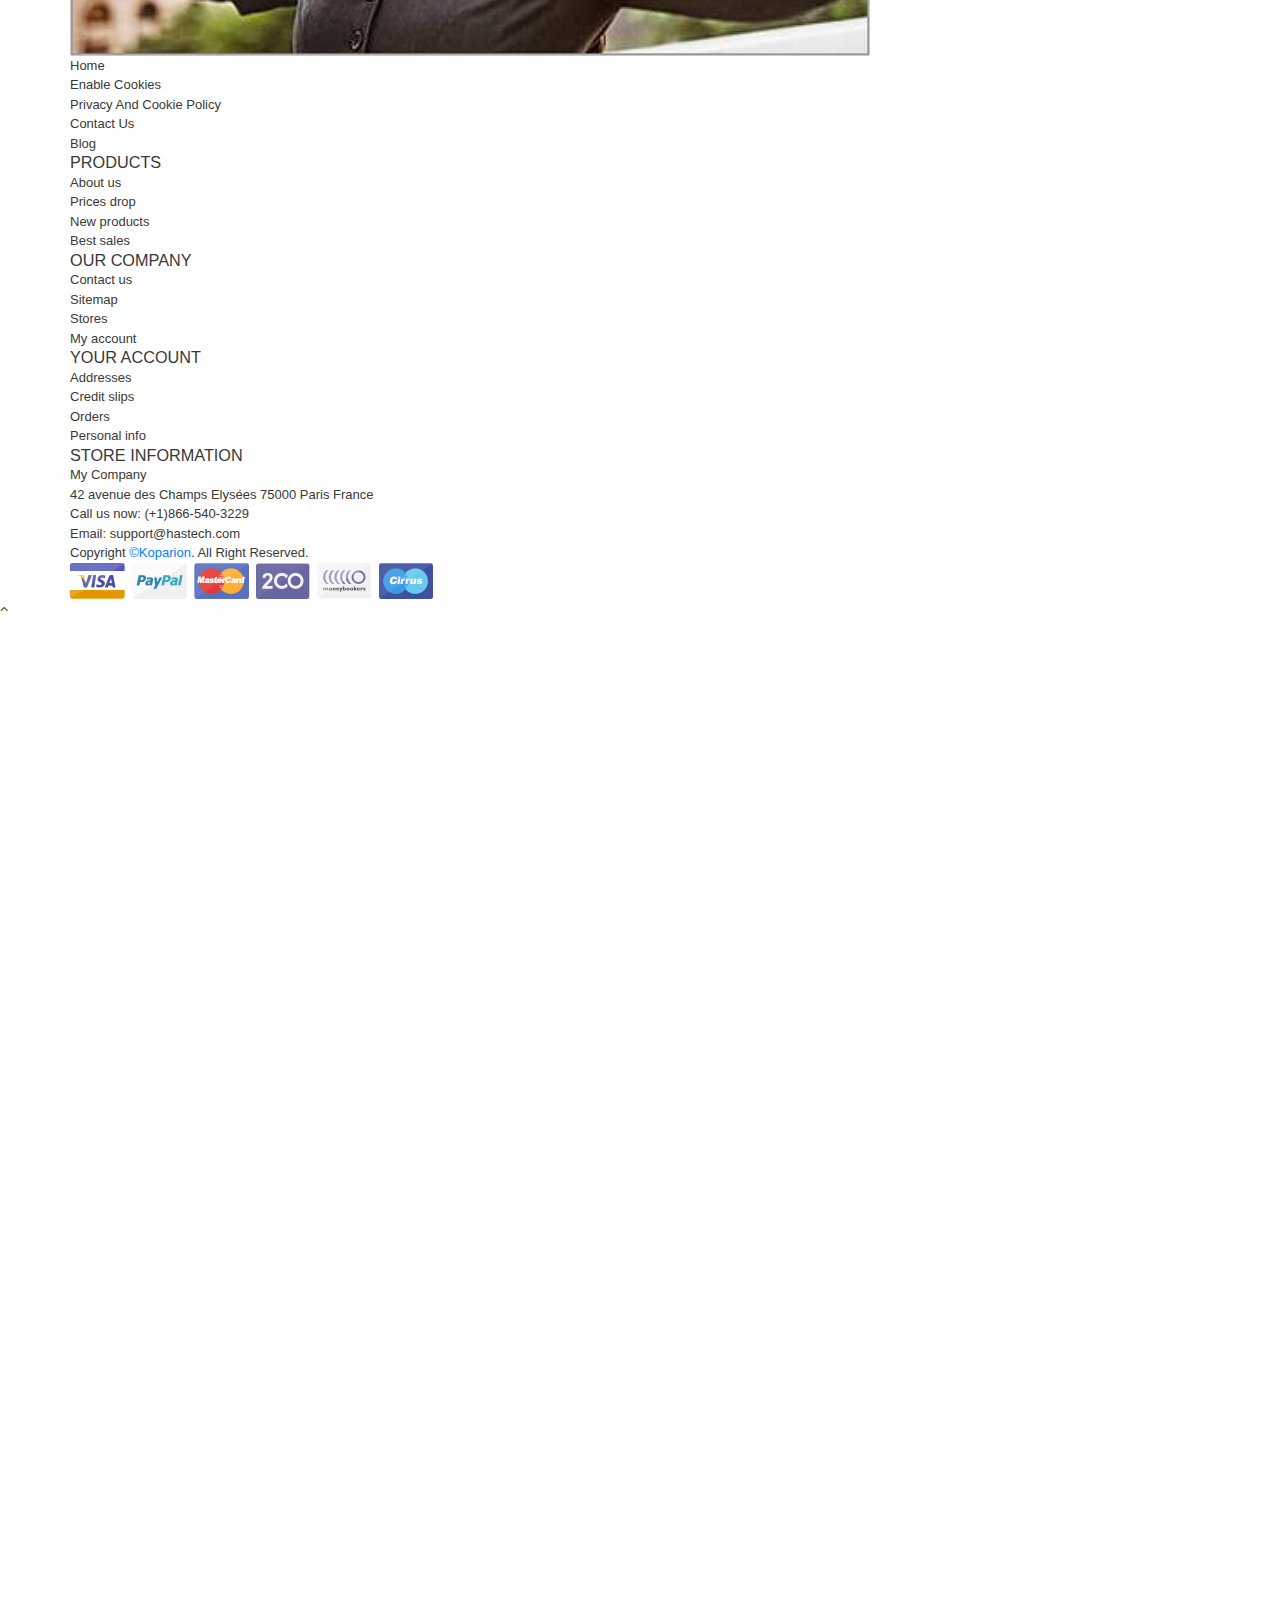
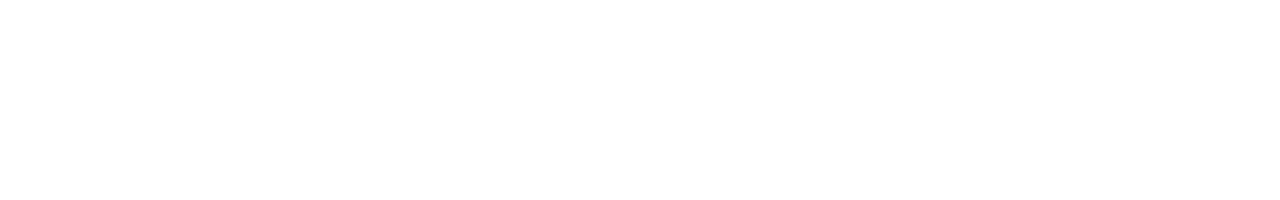
<file: blog.html>
<!DOCTYPE html>
<html lang="en">
    <head>
        <meta charset="UTF-8" />
        <meta name="viewport" content="width=device-width, initial-scale=1.0" />
        <title>Book shop</title>
        <link rel="stylesheet" href="./fontawesome-free-5.14.0-web/css/all.css" />
        <link rel="stylesheet" href="./font-awesome-4.7.0/css/font-awesome.min.css" />
        <link rel="stylesheet" href="https://stackpath.bootstrapcdn.com/bootstrap/4.5.0/css/bootstrap.min.css" />
        <link rel="stylesheet" href="./OwlCarousel2-2.3.4/dist/assets/owl.carousel.min.css" />
        <link rel="stylesheet" href="./OwlCarousel2-2.3.4/dist/assets/owl.theme.default.min.css" />
        <script src="https://cdnjs.cloudflare.com/ajax/libs/jquery/3.5.1/jquery.js"></script>
        <script src="./OwlCarousel2-2.3.4/dist/owl.carousel.min.js"></script>
        <script type="text/javascript" src="https://maxcdn.bootstrapcdn.com/bootstrap/3.3.5/js/bootstrap.min.js"></script>
        <link rel="stylesheet" href="style.css" />
        <link rel="stylesheet" href="media.css" />
    </head>
    <body>
        <header>
            <div class="header-top-area">
                <div class="container h-100 d-flex">
                    <div class="row">
                        <div class="languages-div h-100 d-flex align-items-center">
                            <div class="language small">
                                <div>
                                    <img class="image mr-2" src="images/languages/armenian-flag.jpg" alt="armenian-flag" />
                                    <p class="main-language">Հայերեն</p>
                                    <i class="fa fa-angle-down"></i>
                                </div>
                            </div>
                            <div class="languages-box">
                                <div class="language small" key="0">
                                    <div>
                                        <img class="image mr-1" src="images/languages/armenian-flag.jpg" alt="armenian-flag" />
                                        <p>Հայերեն</p>
                                    </div>
                                </div>
                                <div class="language small" key="1">
                                    <div>
                                        <img class="image mr-1" src="images/languages/russian-flag.jpg" alt="russian-flag" />
                                        <p>Русский</p>
                                    </div>
                                </div>
                                <div class="language small" key="2">
                                    <div>
                                        <img
                                            class="image mr-1"
                                            src="images/languages/the-united-kingdom-flag.jpg"
                                            alt="the-united-kingdom-flag"
                                        />
                                        <p>English</p>
                                    </div>
                                </div>
                            </div>
                        </div>
                        <div class="top-right-corner">
                            <div class="my-account" onclick="func('my-account.html')">
                                <p>My Account</p>
                            </div>
                            <div class="checkout" onclick="func('checkout.html')">
                                <p>Checkout</p>
                            </div>
                            <div class="sign-in" onclick="func('login.html')">
                                <p>Sign In</p>
                            </div>
                        </div>
                    </div>
                </div>
            </div>

            <div class="header-mid-area">
                <div class="container h-100 d-flex">
                    <div class="row">
                        <div class="search-form">
                            <input type="text" placeholder="Փնտրել..." />
                            <div class="search-link">
                                <i class="fa fa-search" aria-hidden="true"></i>
                            </div>
                        </div>
                        <div class="main-logo">
                            <img src="./images/logo/logo.png" alt="" />
                        </div>
                        <div class="my-cart-count">
                            <div>
                                <div class="my-cart-sub">
                                    <div class="my-count">
                                        <i class="fa fa-shopping-cart"></i>
                                        <div class="count">1</div>
                                    </div>
                                    <div class="my-cart">
                                        <p>MY CART</p>
                                    </div>
                                </div>
                                <div class="mini-cart-sub">
                                    <div class="cart-product">
                                        <div class="single-cart">
                                            <div class="cart-img">
                                                <img src="./images/items/haghtakan_kamar_web-1000x1000.jpg" alt="" />
                                            </div>
                                            <div class="cart-info">
                                                <h5>Arch of Triumph</h5>
                                                <p>1 x 5900 AMD</p>
                                            </div>
                                            <div class="cart-icon">
                                                <i class="fa fa-remove"></i>
                                            </div>
                                        </div>
                                    </div>
                                    <div class="cart-totals">
                                        <h5>total</h5>
                                        <p>5900 AMD</p>
                                    </div>
                                    <div class="cart-button" onclick="func('my-cart.html')">
                                        <p>view cart</p>
                                    </div>
                                    <div class="checkout-button" onclick="func('checkout.html')">
                                        <p>checkout</p>
                                    </div>
                                </div>
                            </div>
                        </div>
                    </div>
                </div>
            </div>
        </header>

        <div class="menu-area">
            <div class="container h-100 d-flex">
                <div class="menu">
                    <div class="menu-items active-menu-item">
                        <div class="menu-items-sub" onclick="func('index.html')">
                            <p>HOME</p>
                        </div>
                    </div>
                    <div class="menu-items books">
                        <div class="menu-items-sub" onclick="func('books.html')">
                            <p>BOOKS</p>
                            <i class="fa fa-angle-down"></i>
                        </div>
                        <div class="submenu">
                            <div>Fiction</div>
                            <div>Non-Fiction</div>
                            <div>Books in Russian</div>
                            <div>Books in English</div>
                        </div>
                    </div>
                    <div class="menu-items ebooks">
                        <div class="menu-items-sub" onclick="func('ebooks.html')">
                            <p>eBOOKS</p>
                            <i class="fa fa-angle-down"></i>
                        </div>
                        <div class="submenu">
                            <div>Fiction</div>
                            <div>Non-Fiction</div>
                            <div>Books in Russian</div>
                            <div>Books in English</div>
                        </div>
                    </div>
                    <div class="menu-items audiobooks">
                        <div class="menu-items-sub" onclick="func('audiobooks.html')">
                            <p>AUDIO BOOKS</p>
                            <i class="fa fa-angle-down"></i>
                        </div>
                        <div class="submenu">
                            <div>Fiction</div>
                            <div>Non-Fiction</div>
                            <div>Books in Russian</div>
                            <div>Books in English</div>
                        </div>
                    </div>
                    <div class="menu-items blog">
                        <div class="menu-items-sub" onclick="func('blog.html')">
                            <p>BLOG</p>
                            <i class="fa fa-angle-down"></i>
                        </div>
                        <div class="submenu">
                            <div>News</div>
                            <div>Recommends</div>
                        </div>
                    </div>
                    <div class="menu-items gift">
                        <div class="menu-items-sub" onclick="func('gift.html')">
                            <p>GIFT</p>
                            <i class="fa fa-angle-down"></i>
                        </div>
                        <div class="submenu">
                            <div>Gift Card</div>
                            <div>Creative Gift</div>
                        </div>
                    </div>
                    <div class="menu-items sale">
                        <div class="menu-items-sub" onclick="func('sale.html')">
                            <p>SALE</p>
                            <i class="fa fa-angle-down"></i>
                        </div>
                        <div class="submenu">
                            <div>Books</div>
                            <div>eBooks</div>
                            <div>Audio Books</div>
                            <div>Gift</div>
                        </div>
                    </div>
                </div>
            </div>
        </div>

        <div class="mobile-menu-area">
            <div class="container h-100 d-flex">
                <div class="mobile-menu">
                    <div class="mean-bar">
                        <p>menu</p>
                        <div class="menu-hamburger">
                            <div class="bar1"></div>
                            <div class="bar2"></div>
                            <div class="bar3"></div>
                        </div>
                    </div>
                    <div class="mean-nav">
                        <div class="menu-hamburger-nav">
                            <div class="menu-items-mobile">
                                <div class="menu-items-mobile-nav" onclick="func('index.html')">
                                    <p class="a">HOME</p>
                                </div>
                            </div>
                            <div class="menu-items-mobile books">
                                <div class="menu-items-mobile-nav" onclick="func('books.html')">
                                    <p>BOOKS</p>
                                    <span class="menu-items-toggle books"></span>
                                </div>
                                <div class="submenu-mobile books">
                                    <div>Fiction</div>
                                    <div>Non-Fiction</div>
                                    <div>Books in Russian</div>
                                    <div>Books in English</div>
                                </div>
                            </div>
                            <div class="menu-items-mobile">
                                <div class="menu-items-mobile-nav" onclick="func('ebooks.html')">
                                    <p>eBOOKS</p>
                                </div>
                            </div>
                            <div class="menu-items-mobile">
                                <div class="menu-items-mobile-nav" onclick="func('audiobooks.html')">
                                    <p>AUDIO BOOKS</p>
                                </div>
                            </div>
                            <div class="menu-items-mobile blog">
                                <div class="menu-items-mobile-nav" onclick="func('blog.html')">
                                    <p>BLOG</p>
                                    <span class="menu-items-toggle blog"></span>
                                </div>
                                <div class="submenu-mobile blog">
                                    <div>News</div>
                                    <div>Recommends</div>
                                </div>
                            </div>
                            <div class="menu-items-mobile gift">
                                <div class="menu-items-mobile-nav" onclick="func('gift.html')">
                                    <p>GIFT</p>
                                    <span class="menu-items-toggle gift"></span>
                                </div>
                                <div class="submenu-mobile gift">
                                    <div>Gift Card</div>
                                    <div>Creative Gift</div>
                                </div>
                            </div>
                            <div class="menu-items-mobile sale">
                                <div class="menu-items-mobile-nav" onclick="func('sale.html')">
                                    <p>SALE</p>
                                    <span class="menu-items-toggle sale"></span>
                                </div>
                                <div class="submenu-mobile sale">
                                    <div>Books</div>
                                    <div>eBooks</div>
                                    <div>Audio Books</div>
                                    <div>Gift</div>
                                </div>
                            </div>
                        </div>
                    </div>
                </div>
            </div>
        </div>

        <div class="my-account-area">
            <div class="container h-100 d-flex">
                <div class="my-account-menu">
                    <p class="breadcrumbs-menu" onclick="func('index.html')">Home</p>
                    <p class="breadcrumbs-menu-active">blog</p>
                </div>
            </div>
        </div>

        <div class="product-main-area">
            <div class="container h-100 d-flex">
                <div class="product-info-area">
                    <div class="elementor-widget-wrap">
                        <h1>What We Offer…</h1>
                        <h3>Consistency, Results, Freedom.</h3>
                        <p>
                            In today's new world, websites that provide value to their visitors in a consistent way, always results in more
                            sales, inquiries and leads.
                            <br />
                            Let our team of professional writers handle every part of the process for you.
                        </p>
                    </div>
                    <div class="elementor-image">
                        <img src="./images/blog/blog-1.jpg" alt="" />
                    </div>
                </div>
            </div>
        </div>

        <div class="product-main-area">
            <div class="container h-100 d-flex">
                <div class="product-info-area">
                    <div class="elementor-widget-wrap">
                        <h1>What We Offer…</h1>
                        <h3>Consistency, Results, Freedom.</h3>
                        <p>
                            In today's new world, websites that provide value to their visitors in a consistent way, always results in more
                            sales, inquiries and leads.
                            <br />
                            Let our team of professional writers handle every part of the process for you.
                        </p>
                    </div>
                    <div class="elementor-image">
                        <img src="./images/blog/blog-1.jpg" alt="" />
                    </div>
                </div>
            </div>
        </div>

        <footer>
            <div class="container h-100 d-flex">
                <div class="footer-area">
                    <div class="footer-top">
                        <div>Home</div>
                        <div>Enable Cookies</div>
                        <div>Privacy And Cookie Policy</div>
                        <div>Contact Us</div>
                        <div>Blog</div>
                    </div>
                    <div class="footer-mid">
                        <div class="footer-mid-menu">
                            <div class="single-footer">
                                <h5>PRODUCTS</h5>
                                <div class="footer-menu">
                                    <div>About us</div>
                                    <div>Prices drop</div>
                                    <div>New products</div>
                                    <div>Best sales</div>
                                </div>
                            </div>
                            <div class="single-footer">
                                <h5>OUR COMPANY</h5>
                                <div class="footer-menu">
                                    <div>Contact us</div>
                                    <div>Sitemap</div>
                                    <div>Stores</div>
                                    <div>My account</div>
                                </div>
                            </div>
                            <div class="single-footer">
                                <h5>YOUR ACCOUNT</h5>
                                <div class="footer-menu">
                                    <div>Addresses</div>
                                    <div>Credit slips</div>
                                    <div>Orders</div>
                                    <div>Personal info</div>
                                </div>
                            </div>
                        </div>
                        <div class="single-footer-information">
                            <h5>STORE INFORMATION</h5>
                            <div class="footer-information">
                                <p>
                                    My Company<br />
                                    42 avenue des Champs Elysées 75000 Paris France<br />
                                    Call us now: (+1)866-540-3229<br />
                                    Email: support@hastech.com
                                </p>
                            </div>
                        </div>
                    </div>
                    <div class="footer-bottom">
                        <p>Copyright <a href="#">©Koparion</a>. All Right Reserved.</p>
                        <img src="./images/banner-area/footer-img/1.png" alt="" />
                    </div>
                </div>
            </div>
        </footer>

        <div class="modal fade" id="myModal" aria-hidden="true" role="dialog">
            <div class="modal-dialog">
                <div class="modal-content">
                    <div class="modal-header">
                        <button class="close" data-dismiss="modal">X</button>
                    </div>
                    <div class="modal-body">
                        <div class="modal-tab">
                            <div class="product-details-large">
                                <div class="tab-pane">
                                    <img src="./images/items/Mantashyants-in-Armenian-1000x1000.jpg" alt="" />
                                </div>
                            </div>
                        </div>
                        <div class="modal-pro-content">
                            <h3>the king of the caucasus (in armenian)</h3>
                            <div class="modal-pro-content-price">
                                <p>7,700 AMD</p>
                            </div>
                            <p>
                                <i
                                    >Alexander Mantashyants, oil magnate and philanthropist, with whom reckoned the powerful men of the
                                    time: Baron Edmond de Rothschild, Alfred Nobel, Calouste Gulbenkian, and others.</i
                                >
                                <br />
                                <br />
                                The book is about the life and work of one of the richest and happiest people of the late 19th and early
                                20th centuries, oil and financial magnate, father of a large family, benefactor Alexander Mantashyants.
                                Having played an invaluable role in the development of the oil industry in the Russian Empire, he was also
                                known for his pro-Armenian activities. The topic is presented by merging documentary and fiction genres,
                                which makes reading more interesting.
                                <br />
                                <br />
                                The beginning of the 20th century was difficult and chaotic for Armenians. On the one hand, the endless
                                trials and struggle for survival that would have had a bad ending at the beginning of the same century, and
                                on the other hand, many Armenians, who, having paved their way with difficulty through long years, had
                                reached their peak both financially and intellectually at the turn of the century. The characters of this
                                book are from such a controversial era, and it was Alexander Mantashyants, “the King of the Caucasus”, who
                                was able to unite them around him on an ideological and business basis. To be a king in a place and at a
                                time when the highest title is the vicegerent of the empire is almost impossible. But not for
                                Mantashyants... Because the guarantee of his victory was not money or personal happiness but using that very
                                money to serve his nation, noble ideas and purposes.
                            </p>
                            <div class="quick-view-select">
                                <input type="number" value="1" />
                                <button>Add To Cart</button>
                            </div>
                            <span>
                                <i class="fa fa-check"></i>
                                <p>In stock</p>
                            </span>
                        </div>
                    </div>
                </div>
            </div>
        </div>

        <div class="scrollUp">
            <i class="fa fa-angle-up"></i>
        </div>

        <script src="./script.js"></script>
    </body>
</html>
</file>
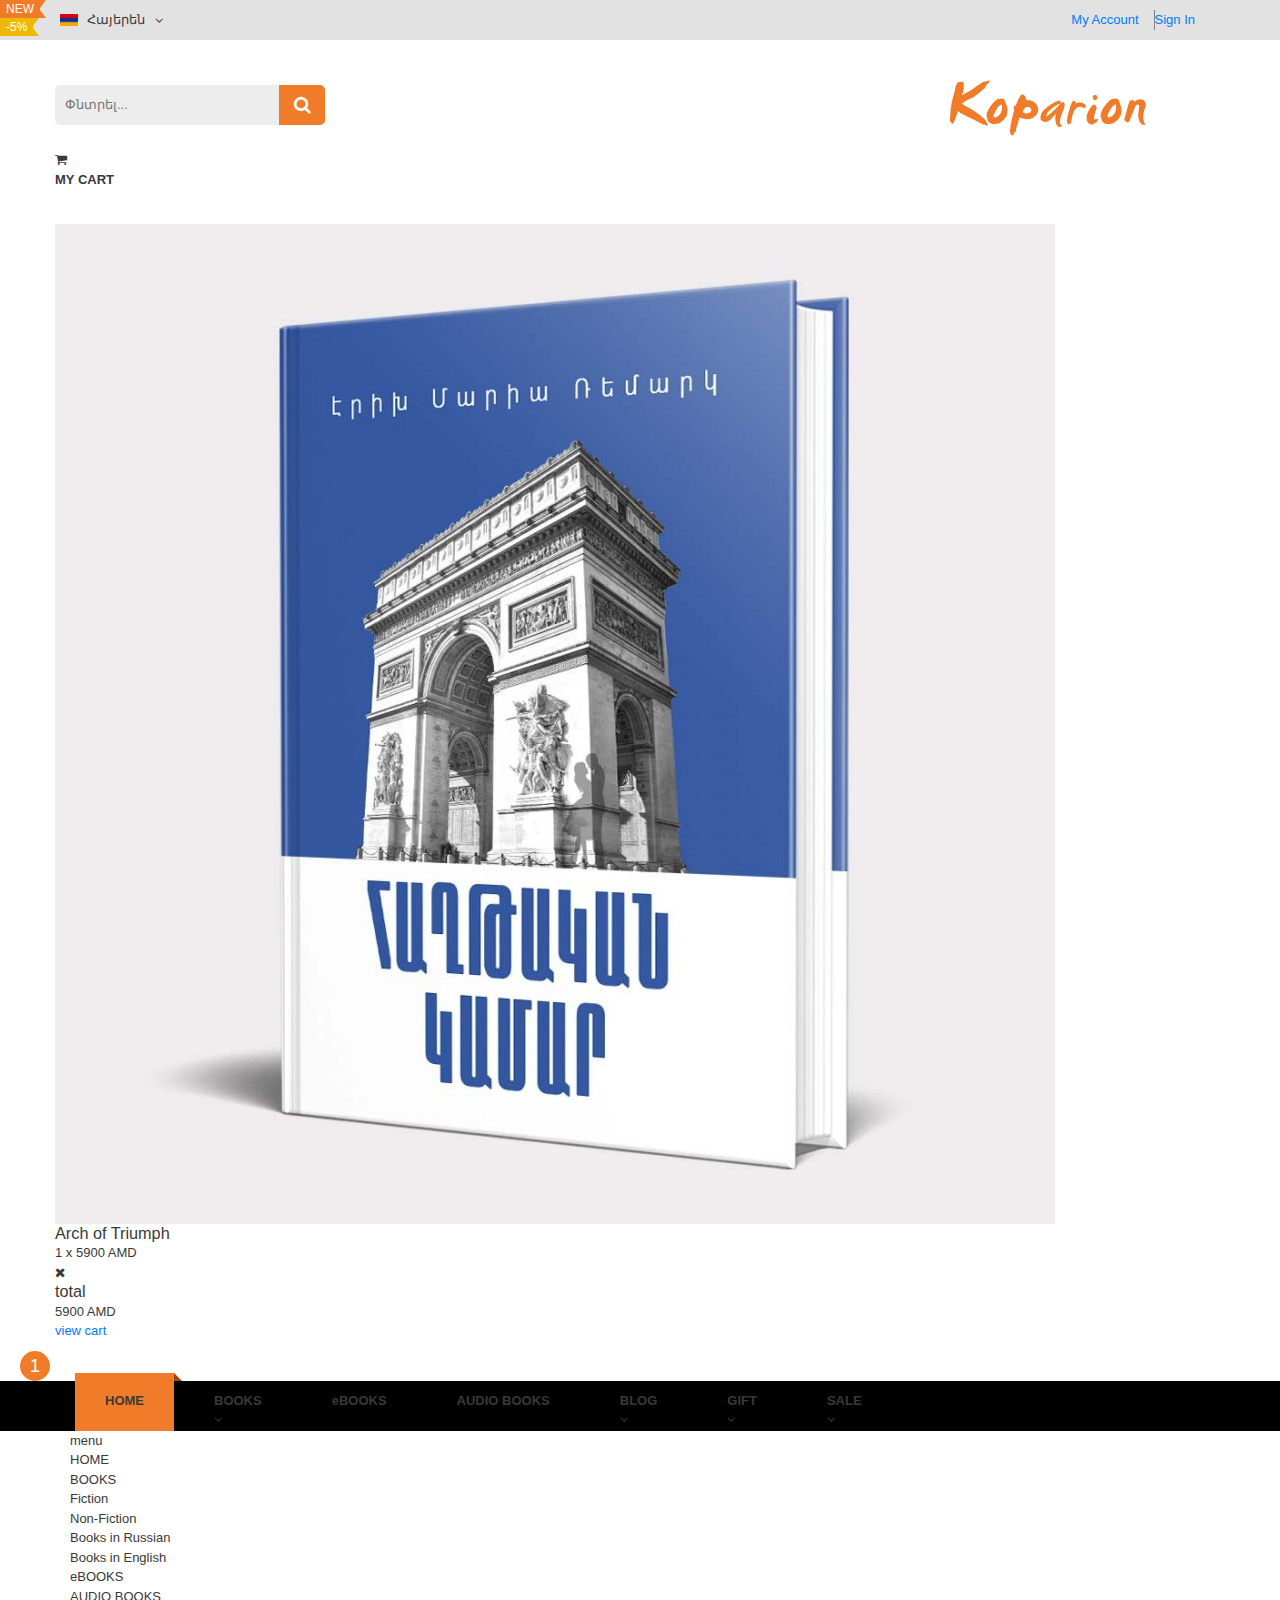
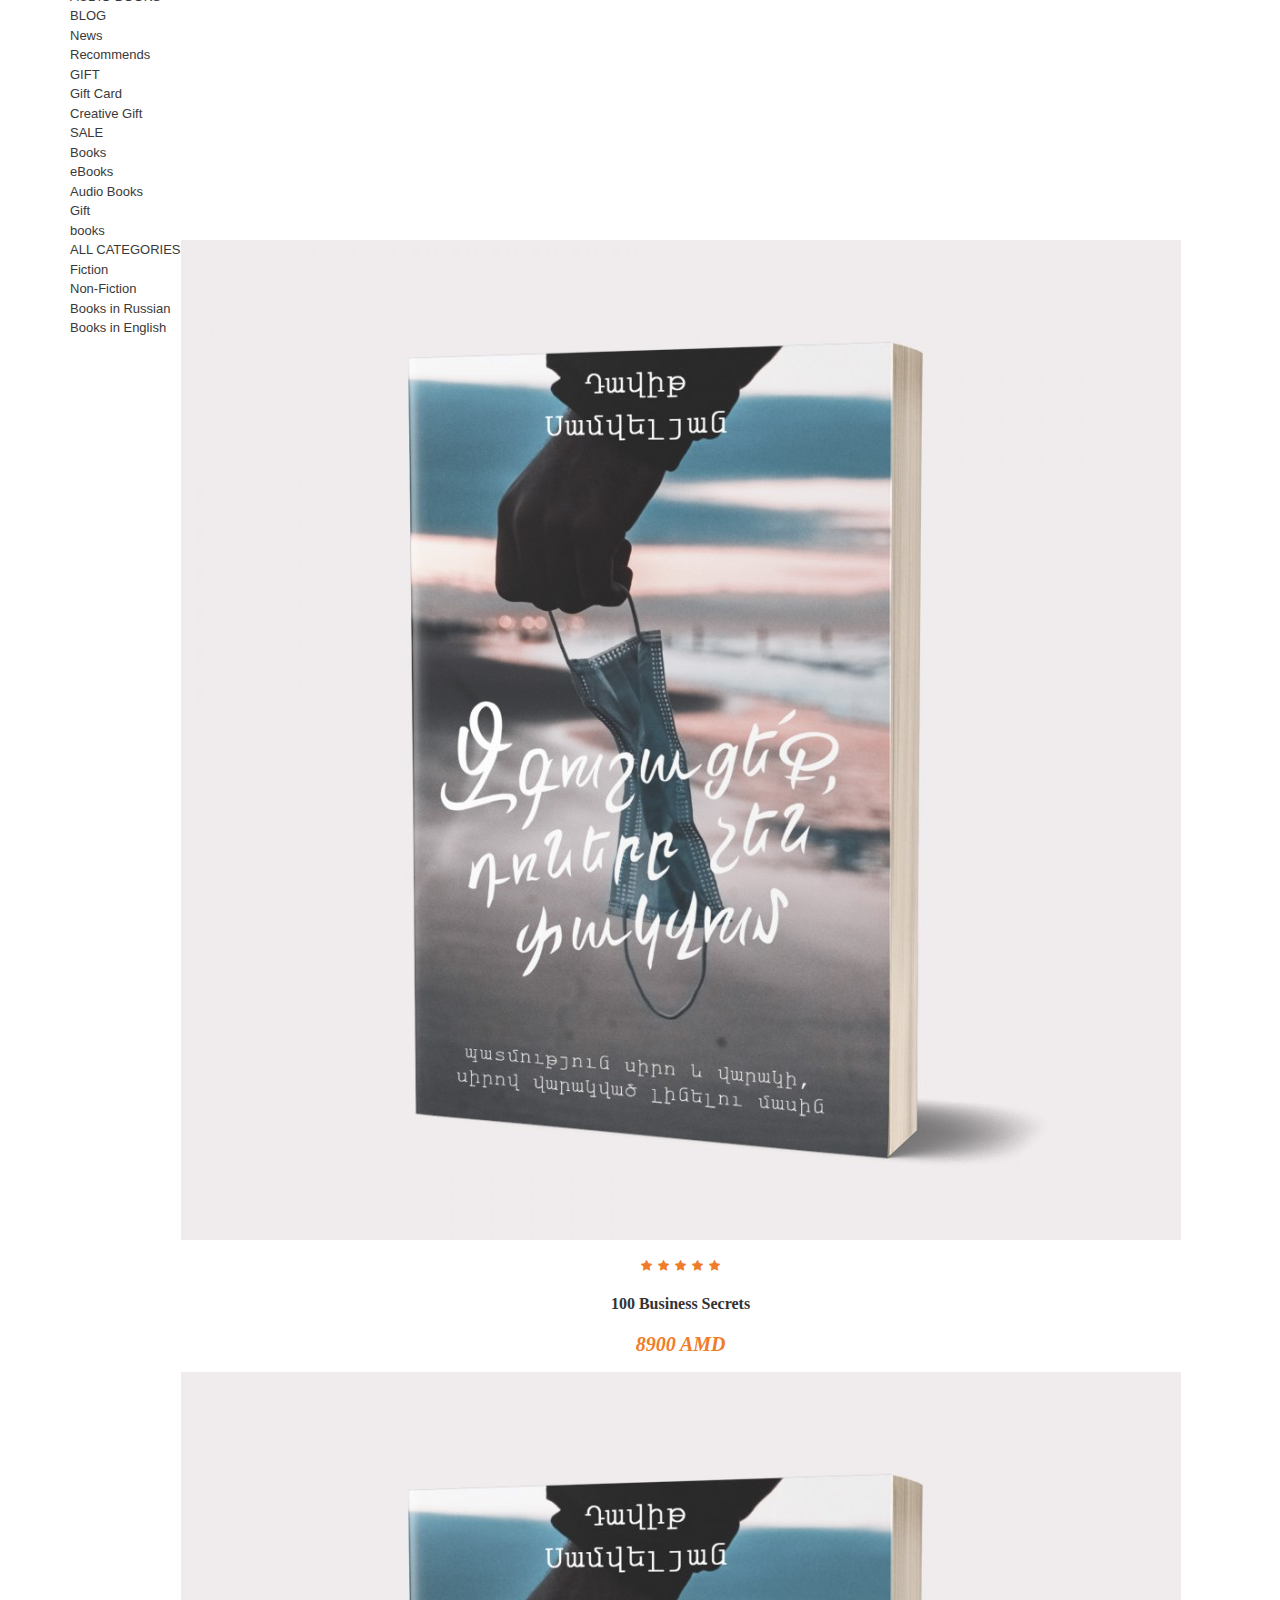
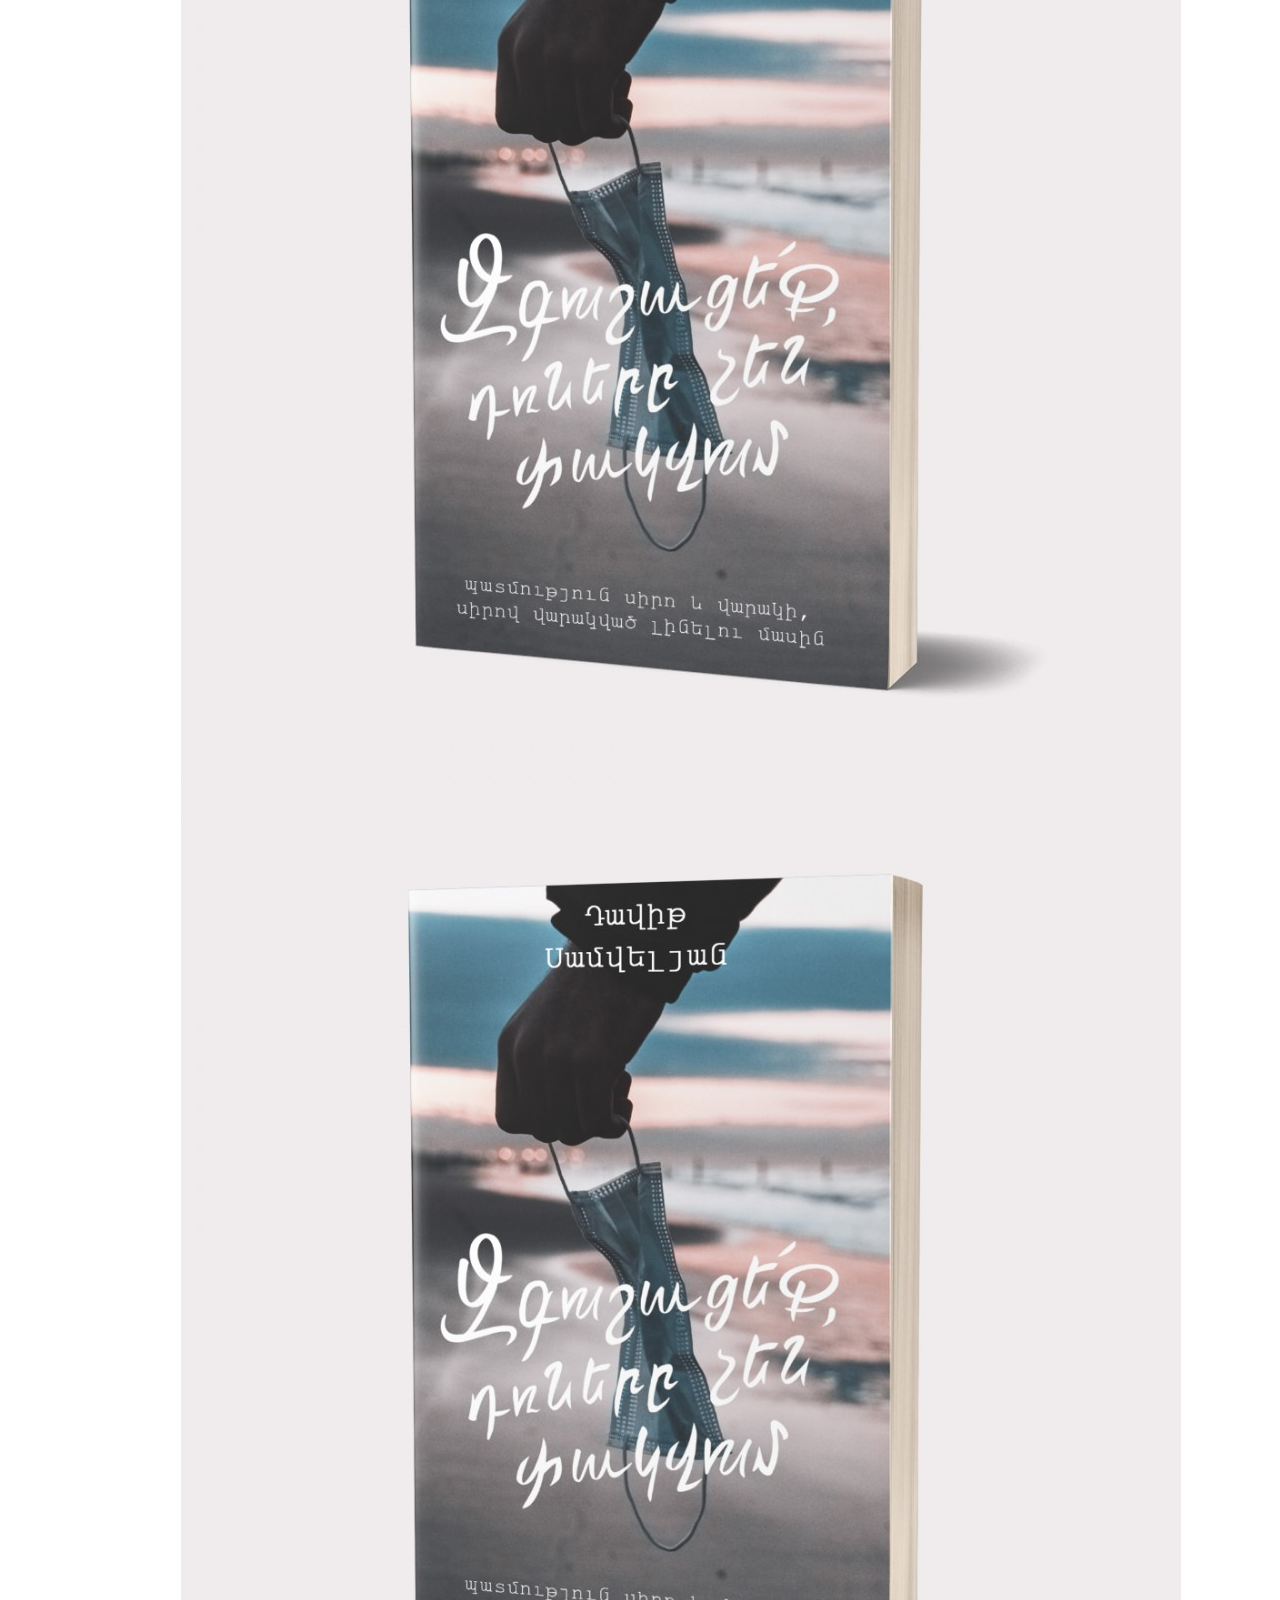
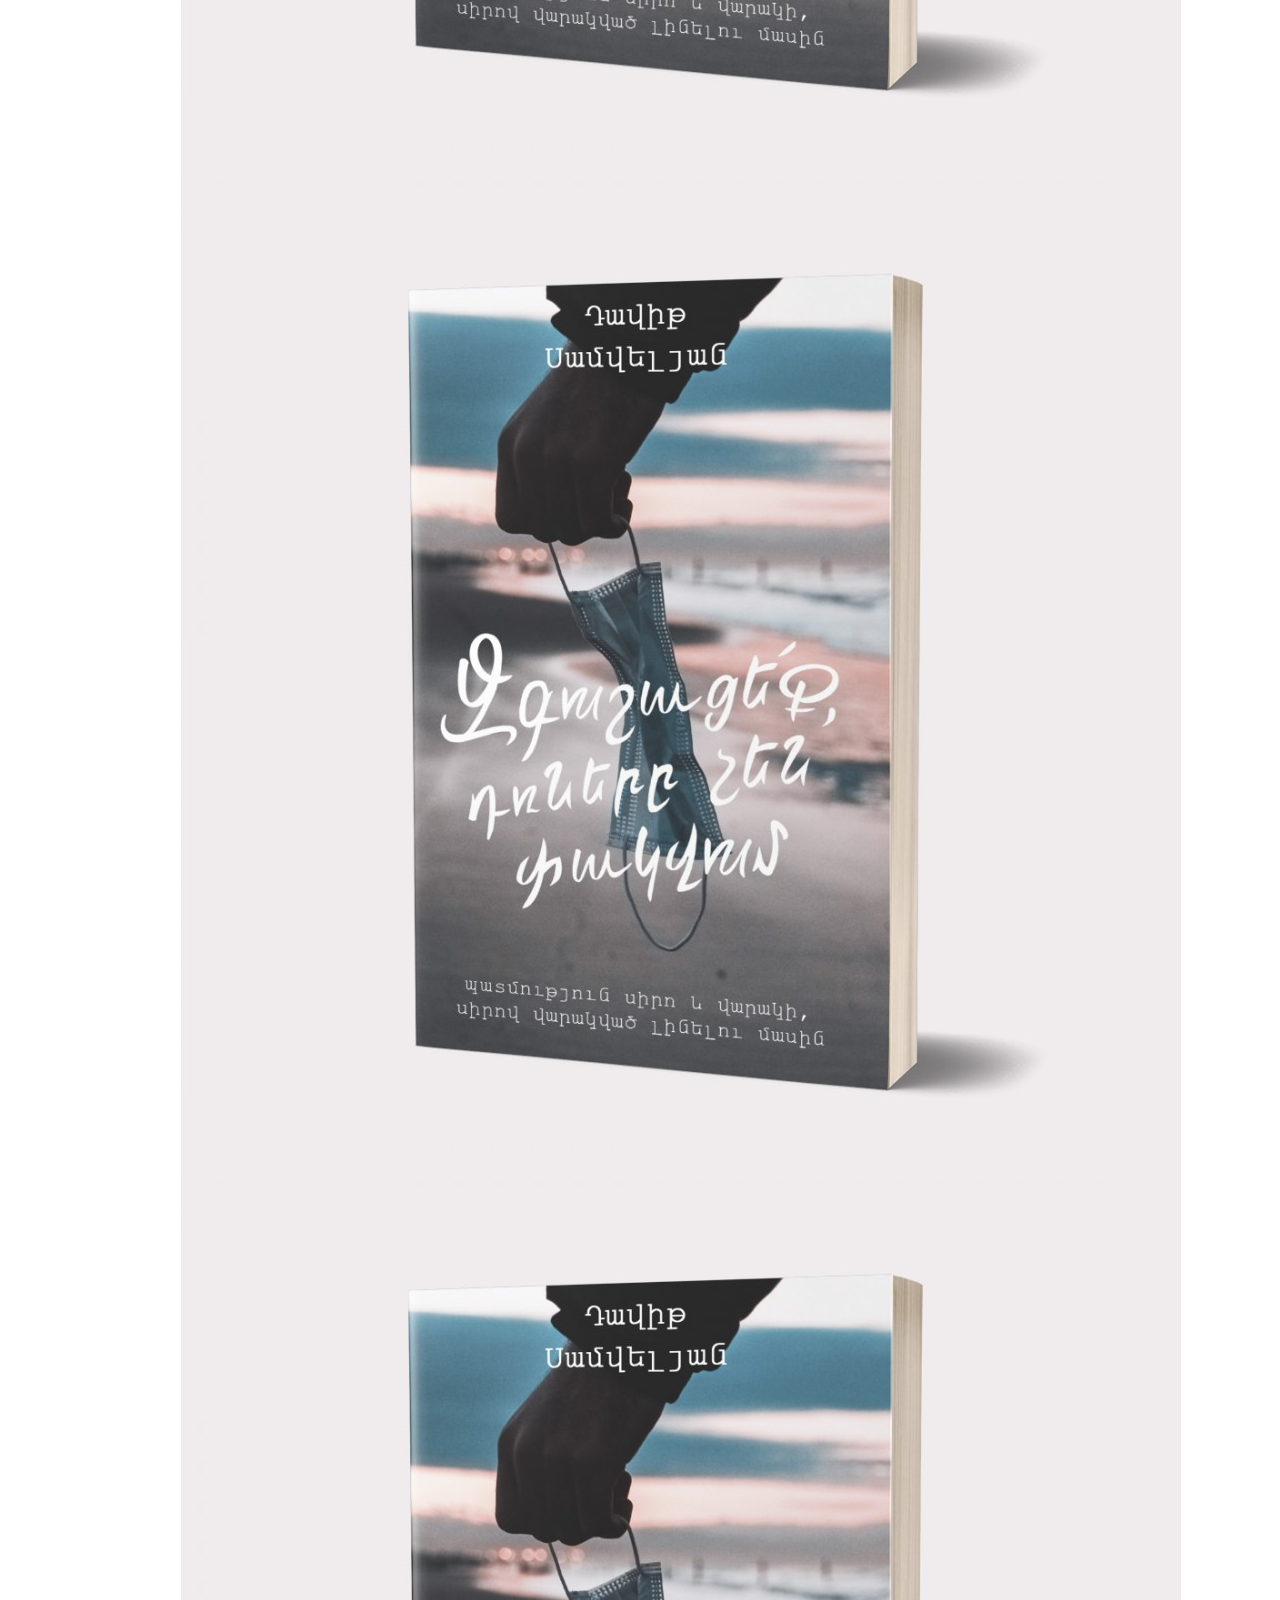
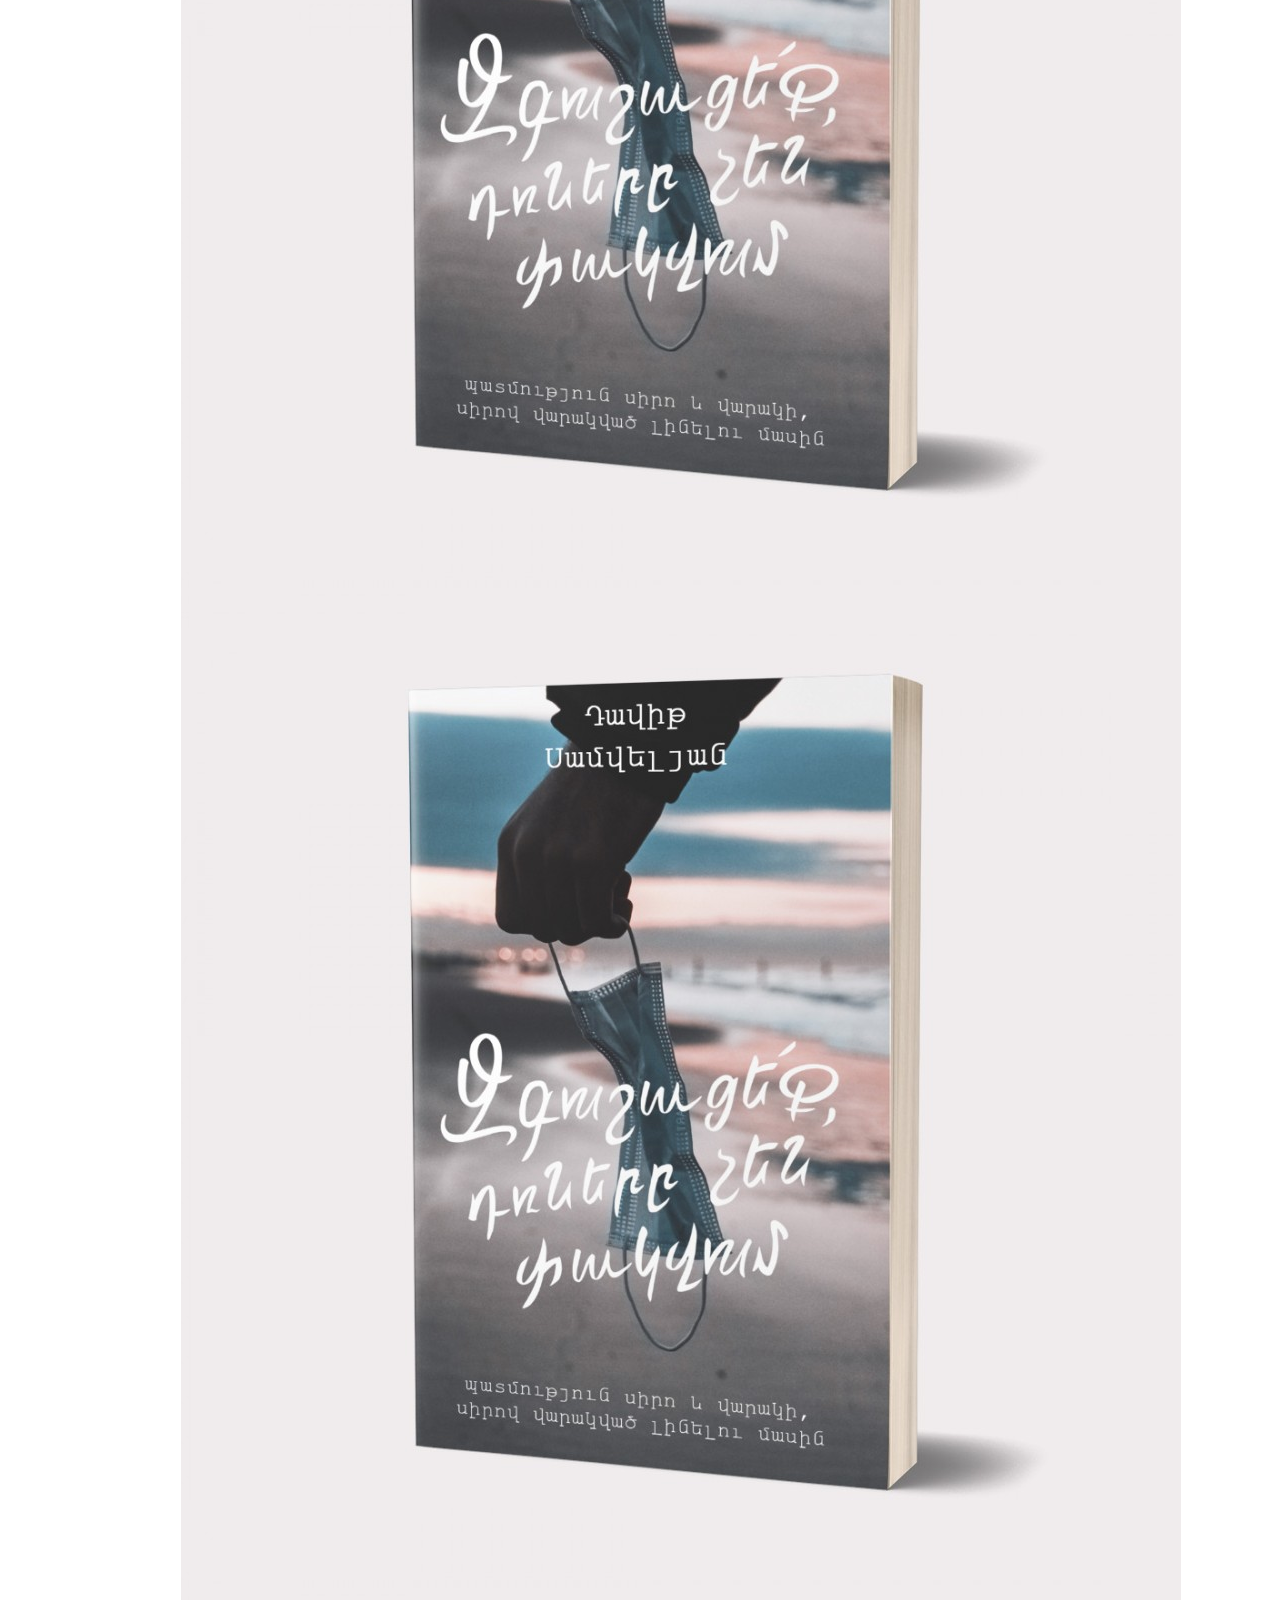
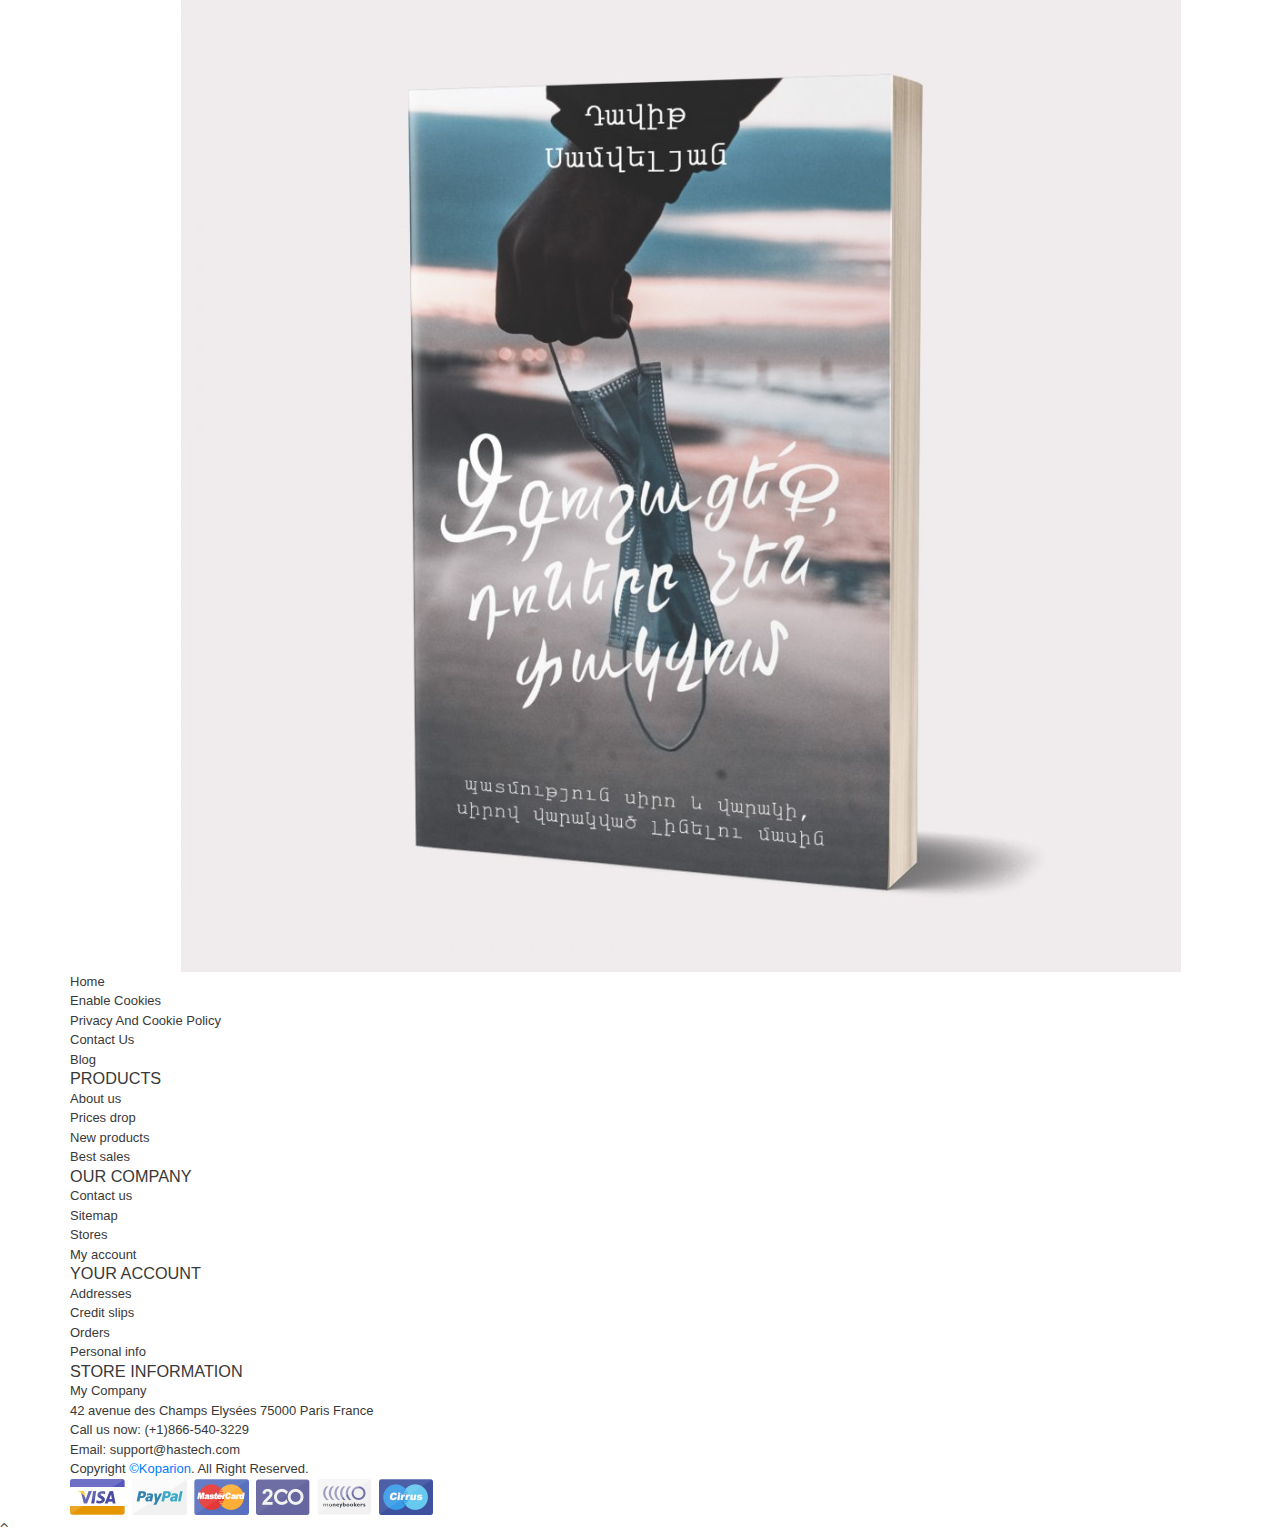
<file: books.html>
<!DOCTYPE html>
<html lang="en">
    <head>
        <meta charset="UTF-8" />
        <meta name="viewport" content="width=device-width, initial-scale=1.0" />
        <title>Book shop</title>
        <link rel="stylesheet" href="./fontawesome-free-5.14.0-web/css/all.css" />
        <link rel="stylesheet" href="./font-awesome-4.7.0/css/font-awesome.min.css" />
        <link rel="stylesheet" href="https://stackpath.bootstrapcdn.com/bootstrap/4.5.0/css/bootstrap.min.css" />
        <link rel="stylesheet" href="https://cdnjs.cloudflare.com/ajax/libs/OwlCarousel2/2.3.4/assets/owl.carousel.min.css" />
        <link rel="stylesheet" href="https://cdnjs.cloudflare.com/ajax/libs/OwlCarousel2/2.3.4/assets/owl.theme.default.min.css" />
        <script src="https://cdnjs.cloudflare.com/ajax/libs/jquery/3.5.1/jquery.js"></script>
        <script src="https://cdnjs.cloudflare.com/ajax/libs/OwlCarousel2/2.3.4/owl.carousel.min.js"></script>
        <link rel="stylesheet" href="style.css" />
        <link rel="stylesheet" href="media.css" />
    </head>
    <body>
        <header>
            <div class="header-top-area">
                <div class="container h-100 d-flex">
                    <div class="row">
                        <div class="languages-div h-100 d-flex align-items-center">
                            <div class="language small">
                                <div>
                                    <img class="image mr-2" src="images/languages/armenian-flag.jpg" alt="armenian-flag" />
                                    <p class="main-language">Հայերեն</p>
                                    <i class="fa fa-angle-down"></i>
                                </div>
                            </div>
                            <div class="languages-box">
                                <div class="language small" key="0">
                                    <div>
                                        <img class="image mr-1" src="images/languages/armenian-flag.jpg" alt="armenian-flag" />
                                        <p>Հայերեն</p>
                                    </div>
                                </div>
                                <div class="language small" key="1">
                                    <div>
                                        <img class="image mr-1" src="images/languages/russian-flag.jpg" alt="russian-flag" />
                                        <p>Русский</p>
                                    </div>
                                </div>
                                <div class="language small" key="2">
                                    <div>
                                        <img
                                            class="image mr-1"
                                            src="images/languages/the-united-kingdom-flag.jpg"
                                            alt="the-united-kingdom-flag"
                                        />
                                        <p>English</p>
                                    </div>
                                </div>
                            </div>
                        </div>
                        <div class="top-right-corner">
                            <div class="my-account">
                                <a href="my-account.html">My Account</a>
                            </div>
                            <div class="sign-in">
                                <a href="login.html">Sign In</a>
                            </div>
                        </div>
                    </div>
                </div>
            </div>

            <div class="header-mid-area">
                <div class="container h-100 d-flex">
                    <div class="row">
                        <div class="search-form">
                            <input type="text" placeholder="Փնտրել..." />
                            <div class="search-link">
                                <i class="fa fa-search" aria-hidden="true"></i>
                            </div>
                        </div>
                        <div class="main-logo">
                            <img src="./images/logo/logo.png" alt="" />
                        </div>
                        <div class="my-cart-count">
                            <div>
                                <div class="my-cart-sub">
                                    <div class="my-count">
                                        <i class="fa fa-shopping-cart"></i>
                                        <div class="count">1</div>
                                    </div>
                                    <div class="my-cart">
                                        <p>MY CART</p>
                                    </div>
                                </div>
                                <div class="mini-cart-sub">
                                    <div class="cart-product">
                                        <div class="single-cart">
                                            <div class="cart-img">
                                                <img src="./images/items/haghtakan_kamar_web-1000x1000.jpg" alt="" />
                                            </div>
                                            <div class="cart-info">
                                                <h5>Arch of Triumph</h5>
                                                <p>1 x 5900 AMD</p>
                                            </div>
                                            <div class="cart-icon">
                                                <i class="fa fa-remove"></i>
                                            </div>
                                        </div>
                                    </div>
                                    <div class="cart-totals">
                                        <h5>total</h5>
                                        <p>5900 AMD</p>
                                    </div>
                                    <div class="cart-button">
                                        <a href="">view cart</a>
                                    </div>
                                </div>
                            </div>
                        </div>
                    </div>
                </div>
            </div>
        </header>

        <div class="menu-area">
            <div class="container h-100 d-flex">
                <div class="menu">
                    <div class="menu-items active-menu-item">
                        <div class="menu-items-sub" onclick="funcHome()">
                            <p>HOME</p>
                        </div>
                    </div>
                    <div class="menu-items books">
                        <div class="menu-items-sub" onclick="func()">
                            <p>BOOKS</p>
                            <i class="fa fa-angle-down"></i>
                        </div>
                        <div class="submenu">
                            <div>Fiction</div>
                            <div>Non-Fiction</div>
                            <div>Books in Russian</div>
                            <div>Books in English</div>
                        </div>
                    </div>
                    <div class="menu-items">
                        <div class="menu-items-sub" onclick="func()">
                            <p>eBOOKS</p>
                        </div>
                    </div>
                    <div class="menu-items">
                        <div class="menu-items-sub" onclick="func()">
                            <p>AUDIO BOOKS</p>
                        </div>
                    </div>
                    <div class="menu-items blog">
                        <div class="menu-items-sub" onclick="func()">
                            <p>BLOG</p>
                            <i class="fa fa-angle-down"></i>
                        </div>
                        <div class="submenu">
                            <div>News</div>
                            <div>Recommends</div>
                        </div>
                    </div>
                    <div class="menu-items gift">
                        <div class="menu-items-sub" onclick="func()">
                            <p>GIFT</p>
                            <i class="fa fa-angle-down"></i>
                        </div>
                        <div class="submenu">
                            <div>Gift Card</div>
                            <div>Creative Gift</div>
                        </div>
                    </div>
                    <div class="menu-items sale">
                        <div class="menu-items-sub" onclick="func()">
                            <p>SALE</p>
                            <i class="fa fa-angle-down"></i>
                        </div>
                        <div class="submenu">
                            <div>Books</div>
                            <div>eBooks</div>
                            <div>Audio Books</div>
                            <div>Gift</div>
                        </div>
                    </div>
                </div>
            </div>
        </div>

        <div class="mobile-menu-area">
            <div class="container h-100 d-flex">
                <div class="mobile-menu">
                    <div class="mean-bar">
                        <p>menu</p>
                        <div class="menu-hamburger">
                            <div class="bar1"></div>
                            <div class="bar2"></div>
                            <div class="bar3"></div>
                        </div>
                    </div>
                    <div class="mean-nav">
                        <div class="menu-hamburger-nav">
                            <div class="menu-items-mobile">
                                <div class="menu-items-mobile-nav">
                                    <p class="a">HOME</p>
                                </div>
                            </div>
                            <div class="menu-items-mobile books">
                                <div class="menu-items-mobile-nav">
                                    <p>BOOKS</p>
                                    <span class="menu-items-toggle books"></span>
                                </div>
                                <div class="submenu-mobile books">
                                    <div>Fiction</div>
                                    <div>Non-Fiction</div>
                                    <div>Books in Russian</div>
                                    <div>Books in English</div>
                                </div>
                            </div>
                            <div class="menu-items-mobile">
                                <div class="menu-items-mobile-nav">
                                    <p>eBOOKS</p>
                                </div>
                            </div>
                            <div class="menu-items-mobile">
                                <div class="menu-items-mobile-nav">
                                    <p>AUDIO BOOKS</p>
                                </div>
                            </div>
                            <div class="menu-items-mobile blog">
                                <div class="menu-items-mobile-nav">
                                    <p>BLOG</p>
                                    <span class="menu-items-toggle blog"></span>
                                </div>
                                <div class="submenu-mobile blog">
                                    <div>News</div>
                                    <div>Recommends</div>
                                </div>
                            </div>
                            <div class="menu-items-mobile gift">
                                <div class="menu-items-mobile-nav">
                                    <p>GIFT</p>
                                    <span class="menu-items-toggle gift"></span>
                                </div>
                                <div class="submenu-mobile gift">
                                    <div>Gift Card</div>
                                    <div>Creative Gift</div>
                                </div>
                            </div>
                            <div class="menu-items-mobile sale">
                                <div class="menu-items-mobile-nav">
                                    <p>SALE</p>
                                    <span class="menu-items-toggle sale"></span>
                                </div>
                                <div class="submenu-mobile sale">
                                    <div>Books</div>
                                    <div>eBooks</div>
                                    <div>Audio Books</div>
                                    <div>Gift</div>
                                </div>
                            </div>
                        </div>
                    </div>
                </div>
            </div>
        </div>

        <div class="my-account-login-area">
            <div class="container h-100 d-flex">
                <div class="my-account-menu">books</div>
            </div>
        </div>

        <div class="product-main-area">
            <div class="container h-100 d-flex">
                <div class="module-categories">
                    <div class="module-title">
                        <p>ALL CATEGORIES</p>
                    </div>
                    <div class="accordion-menu">
                        <div>Fiction</div>
                        <div>Non-Fiction</div>
                        <div>Books in Russian</div>
                        <div>Books in English</div>
                    </div>
                </div>

                <div class="module-product">
                    <div class="module-product-single">
                        <div class="module-product-wrapper">
                            <div class="module-product-img">
                                <img src="./images/items/Zgushaceq_Samvelyan-1000x1000.jpg" alt="" />

                                <div class="quick-view">
                                    <div class="action-view">
                                        <i class="fa fa-search-plus"></i>
                                    </div>
                                </div>
                                <div class="product-flag">
                                    <div class="sale">NEW</div>
                                    <div class="discount-percentage">-5%</div>
                                </div>
                            </div>
                            <div class="product-details">
                                <div class="product-rating">
                                    <ul>
                                        <li>
                                            <i class="fa fa-star"></i>
                                        </li>
                                        <li>
                                            <i class="fa fa-star"></i>
                                        </li>
                                        <li>
                                            <i class="fa fa-star"></i>
                                        </li>
                                        <li>
                                            <i class="fa fa-star"></i>
                                        </li>
                                        <li>
                                            <i class="fa fa-star"></i>
                                        </li>
                                    </ul>
                                </div>
                                <div class="product-name">
                                    <p>100 Business secrets</p>
                                </div>
                                <div class="product-price">
                                    <p>8900 AMD</p>
                                </div>
                            </div>
                            <div class="product-link">
                                <div class="product-button">
                                    <i class="fa fa-shopping-cart"></i>
                                    <p>Add to cart</p>
                                </div>
                                <div class="add-to-link">
                                    <i class="fa fa-external-link"></i>
                                </div>
                            </div>
                        </div>
                    </div>
                    <div>
                        <img src="./images/items/Zgushaceq_Samvelyan-1000x1000.jpg" alt="" />
                    </div>
                    <div>
                        <img src="./images/items/Zgushaceq_Samvelyan-1000x1000.jpg" alt="" />
                    </div>
                    <div>
                        <img src="./images/items/Zgushaceq_Samvelyan-1000x1000.jpg" alt="" />
                    </div>
                    <div>
                        <img src="./images/items/Zgushaceq_Samvelyan-1000x1000.jpg" alt="" />
                    </div>
                    <div>
                        <img src="./images/items/Zgushaceq_Samvelyan-1000x1000.jpg" alt="" />
                    </div>
                    <div>
                        <img src="./images/items/Zgushaceq_Samvelyan-1000x1000.jpg" alt="" />
                    </div>
                </div>
            </div>
        </div>

        <footer>
            <div class="container h-100 d-flex">
                <div class="footer-area">
                    <div class="footer-top">
                        <div>Home</div>
                        <div>Enable Cookies</div>
                        <div>Privacy And Cookie Policy</div>
                        <div>Contact Us</div>
                        <div>Blog</div>
                    </div>
                    <div class="footer-mid">
                        <div class="footer-mid-menu">
                            <div class="single-footer">
                                <h5>PRODUCTS</h5>
                                <div class="footer-menu">
                                    <div>About us</div>
                                    <div>Prices drop</div>
                                    <div>New products</div>
                                    <div>Best sales</div>
                                </div>
                            </div>
                            <div class="single-footer">
                                <h5>OUR COMPANY</h5>
                                <div class="footer-menu">
                                    <div>Contact us</div>
                                    <div>Sitemap</div>
                                    <div>Stores</div>
                                    <div>My account</div>
                                </div>
                            </div>
                            <div class="single-footer">
                                <h5>YOUR ACCOUNT</h5>
                                <div class="footer-menu">
                                    <div>Addresses</div>
                                    <div>Credit slips</div>
                                    <div>Orders</div>
                                    <div>Personal info</div>
                                </div>
                            </div>
                        </div>
                        <div class="single-footer-information">
                            <h5>STORE INFORMATION</h5>
                            <div class="footer-information">
                                <p>
                                    My Company<br />
                                    42 avenue des Champs Elysées 75000 Paris France<br />
                                    Call us now: (+1)866-540-3229<br />
                                    Email: support@hastech.com
                                </p>
                            </div>
                        </div>
                    </div>
                    <div class="footer-bottom">
                        <p>Copyright <a href="#">©Koparion</a>. All Right Reserved.</p>
                        <img src="./images/banner-area/footer-img/1.png" alt="" />
                    </div>
                </div>
            </div>
        </footer>

        <div class="scrollUp">
            <i class="fa fa-angle-up"></i>
        </div>

        <script src="./script.js"></script>
        <script src="./libs/owlcarousel/owl.carousel.min.js"></script>
    </body>
</html>
</file>
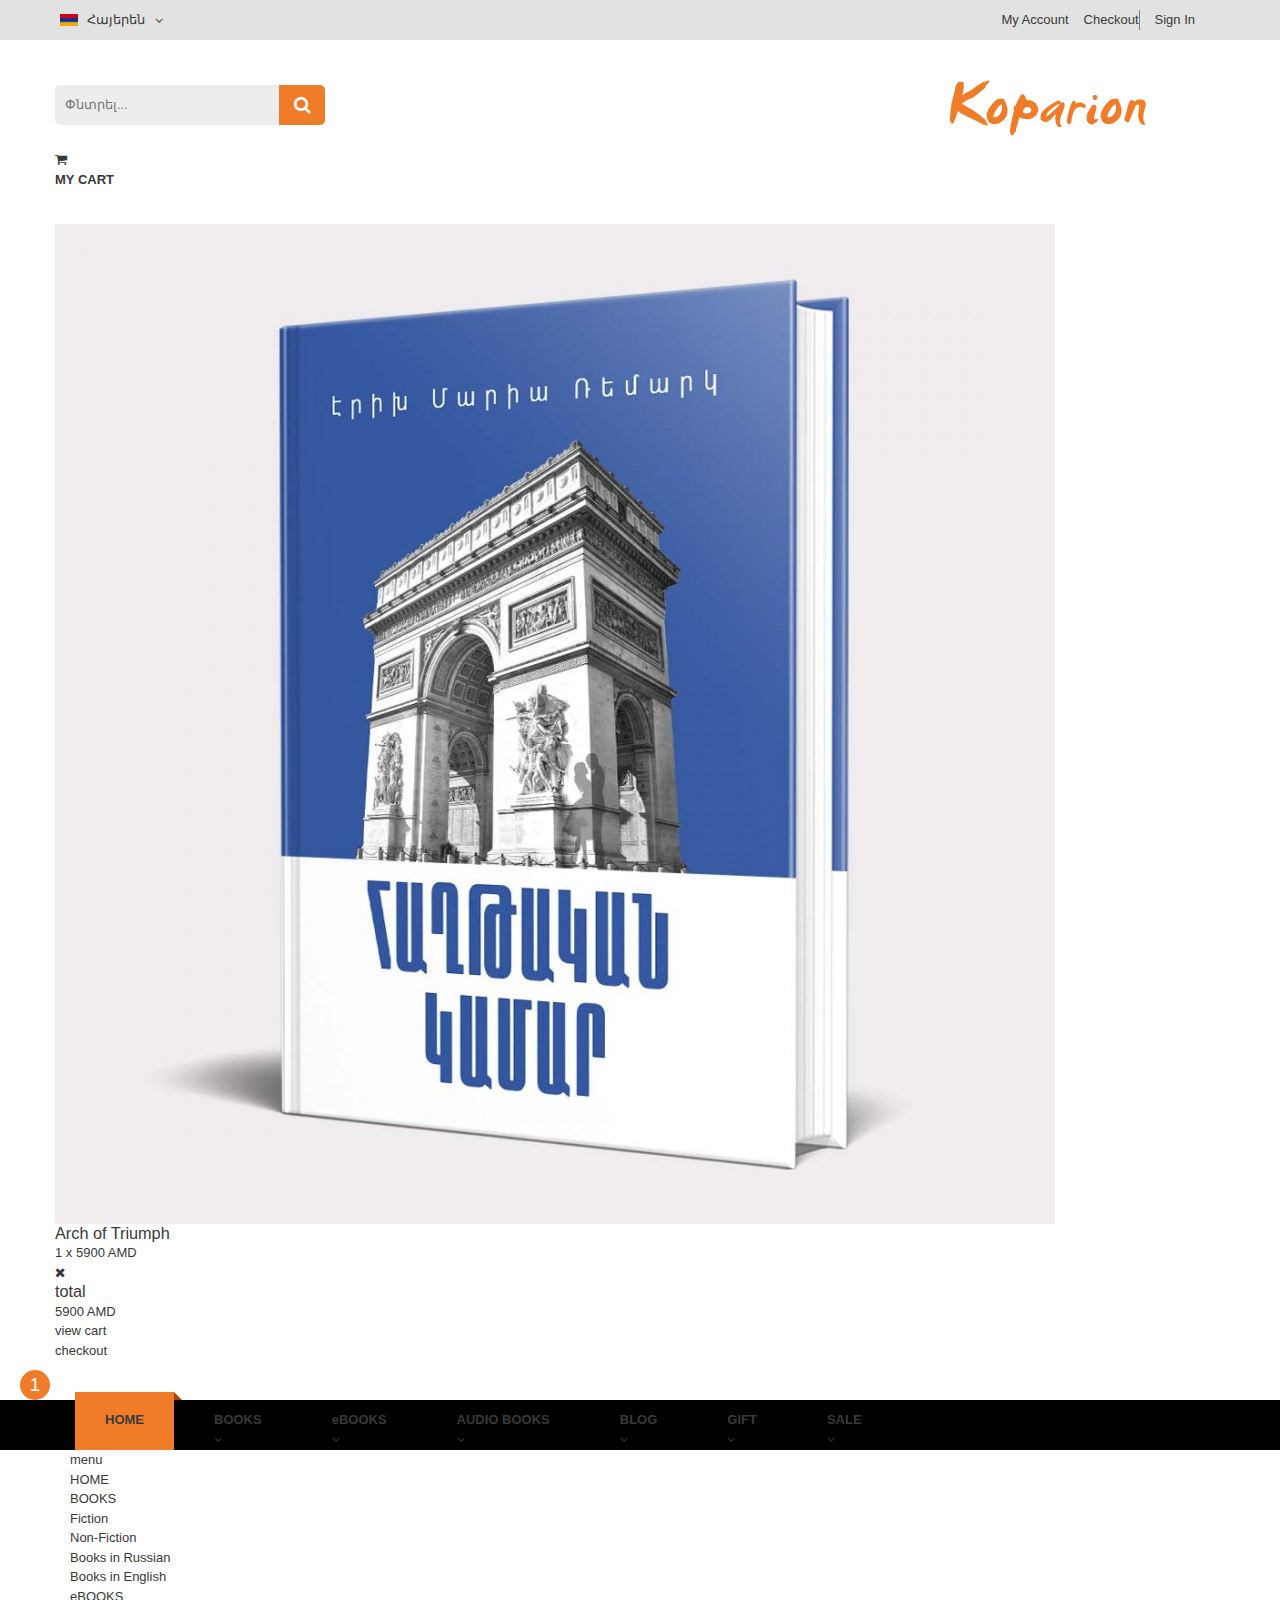
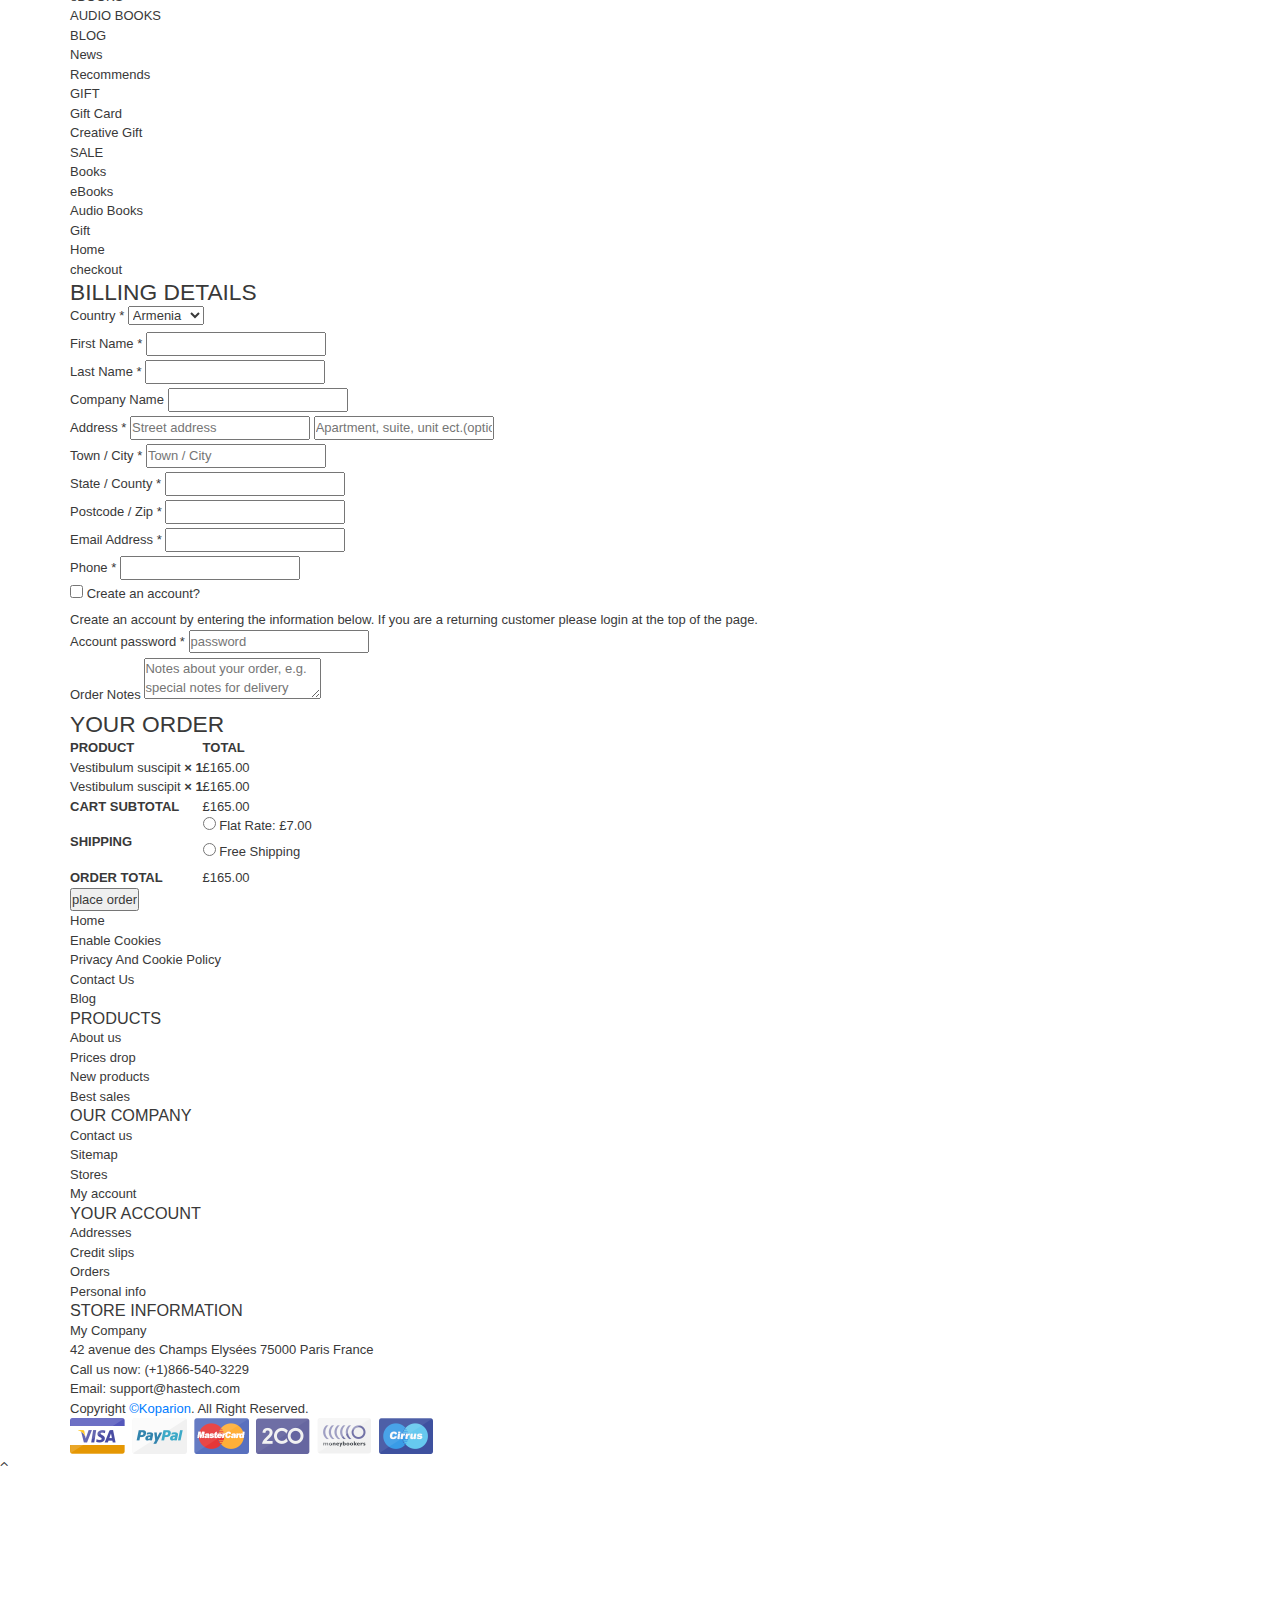
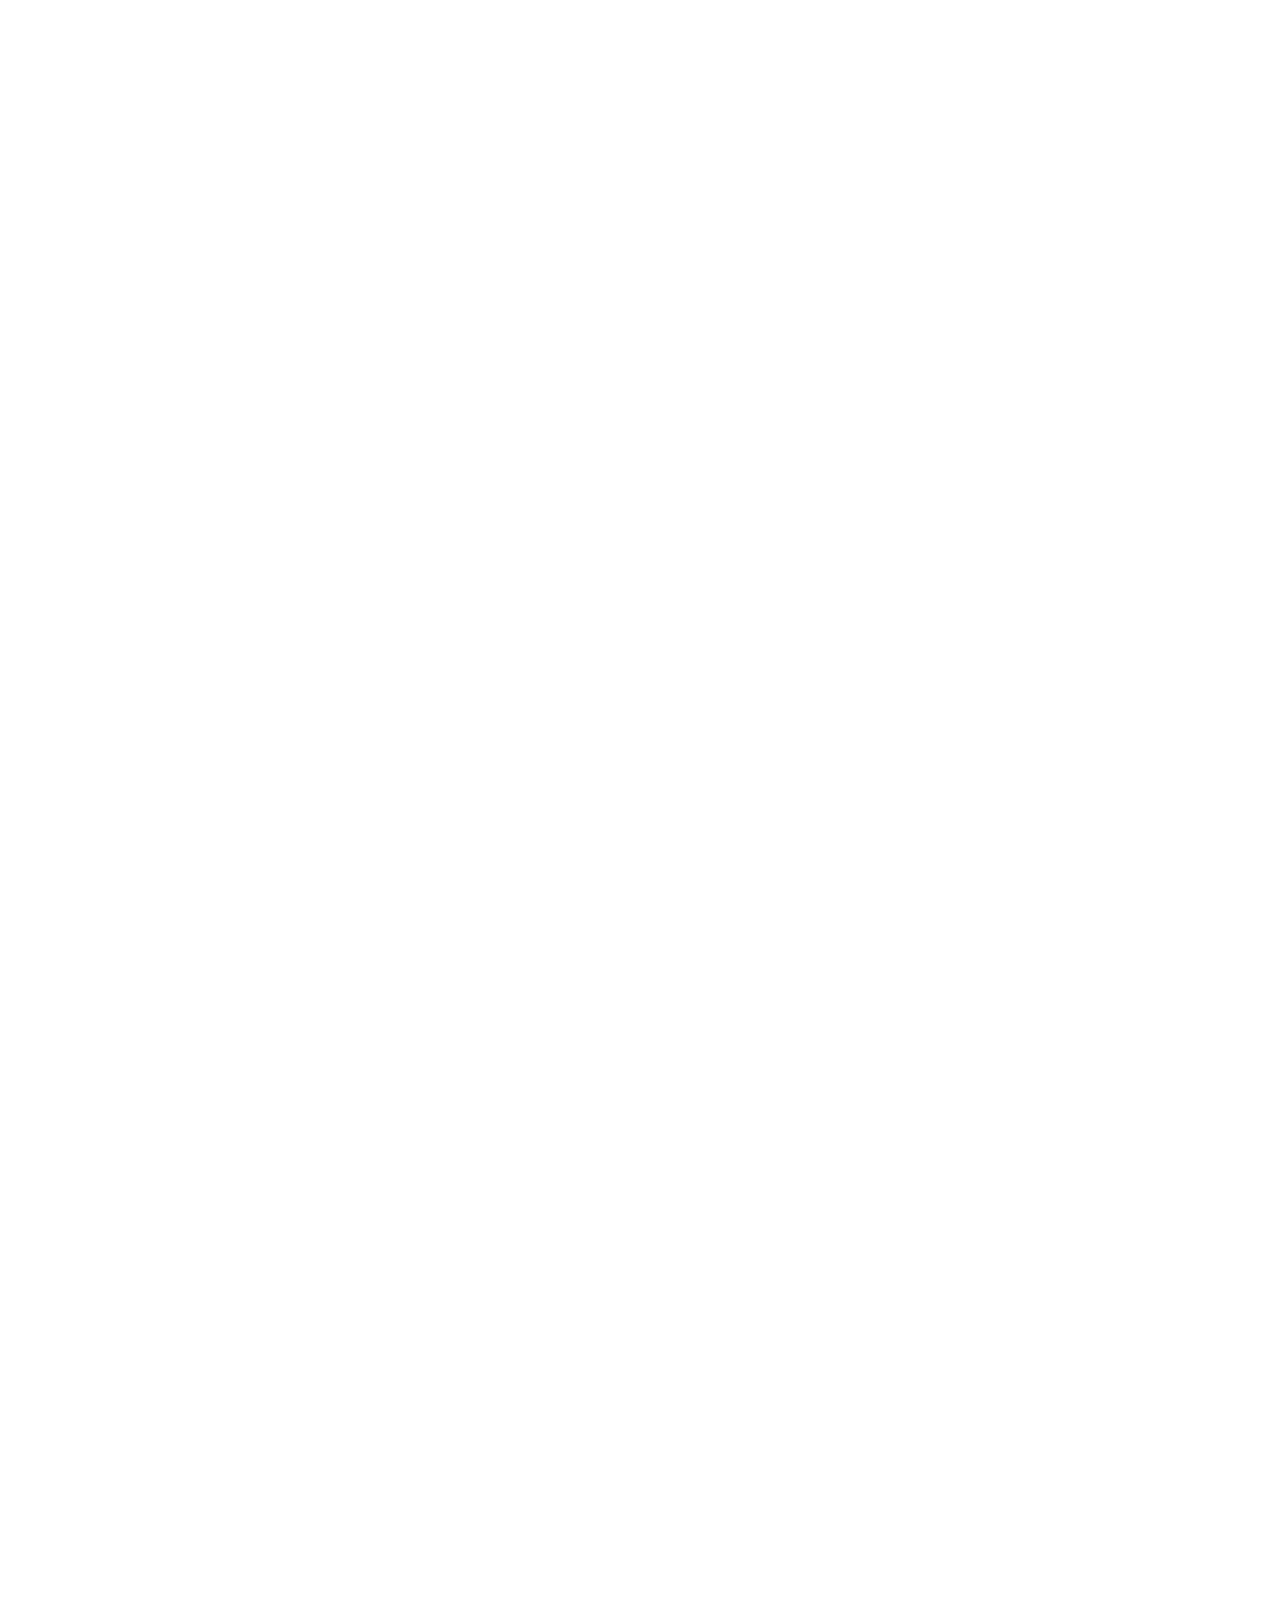
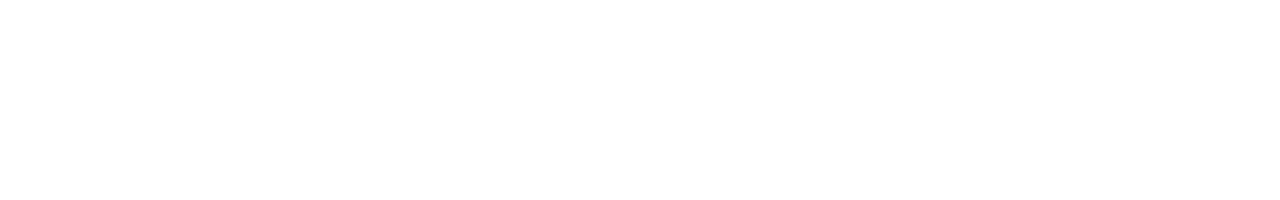
<file: checkout.html>
<!DOCTYPE html>
<html lang="en">
    <head>
        <meta charset="UTF-8" />
        <meta name="viewport" content="width=device-width, initial-scale=1.0" />
        <title>Book shop</title>
        <link rel="stylesheet" href="./fontawesome-free-5.14.0-web/css/all.css" />
        <link rel="stylesheet" href="./font-awesome-4.7.0/css/font-awesome.min.css" />
        <link rel="stylesheet" href="https://stackpath.bootstrapcdn.com/bootstrap/4.5.0/css/bootstrap.min.css" />
        <link rel="stylesheet" href="https://cdnjs.cloudflare.com/ajax/libs/OwlCarousel2/2.3.4/assets/owl.carousel.min.css" />
        <link rel="stylesheet" href="https://cdnjs.cloudflare.com/ajax/libs/OwlCarousel2/2.3.4/assets/owl.theme.default.min.css" />
        <script src="https://cdnjs.cloudflare.com/ajax/libs/jquery/3.5.1/jquery.js"></script>
        <script src="https://cdnjs.cloudflare.com/ajax/libs/OwlCarousel2/2.3.4/owl.carousel.min.js"></script>
        <link rel="stylesheet" href="style.css" />
        <link rel="stylesheet" href="media.css" />
    </head>
    <body>
        <header>
            <div class="header-top-area">
                <div class="container h-100 d-flex">
                    <div class="row">
                        <div class="languages-div h-100 d-flex align-items-center">
                            <div class="language small">
                                <div>
                                    <img class="image mr-2" src="images/languages/armenian-flag.jpg" alt="armenian-flag" />
                                    <p class="main-language">Հայերեն</p>
                                    <i class="fa fa-angle-down"></i>
                                </div>
                            </div>
                            <div class="languages-box">
                                <div class="language small" key="0">
                                    <div>
                                        <img class="image mr-1" src="images/languages/armenian-flag.jpg" alt="armenian-flag" />
                                        <p>Հայերեն</p>
                                    </div>
                                </div>
                                <div class="language small" key="1">
                                    <div>
                                        <img class="image mr-1" src="images/languages/russian-flag.jpg" alt="russian-flag" />
                                        <p>Русский</p>
                                    </div>
                                </div>
                                <div class="language small" key="2">
                                    <div>
                                        <img
                                            class="image mr-1"
                                            src="images/languages/the-united-kingdom-flag.jpg"
                                            alt="the-united-kingdom-flag"
                                        />
                                        <p>English</p>
                                    </div>
                                </div>
                            </div>
                        </div>
                        <div class="top-right-corner">
                            <div class="my-account" onclick="func('my-account.html')">
                                <p>My Account</p>
                            </div>
                            <div class="checkout" onclick="func('checkout.html')">
                                <p>Checkout</p>
                            </div>
                            <div class="sign-in" onclick="func('login.html')">
                                <p>Sign In</p>
                            </div>
                        </div>
                    </div>
                </div>
            </div>

            <div class="header-mid-area">
                <div class="container h-100 d-flex">
                    <div class="row">
                        <div class="search-form">
                            <input type="text" placeholder="Փնտրել..." />
                            <div class="search-link">
                                <i class="fa fa-search" aria-hidden="true"></i>
                            </div>
                        </div>
                        <div class="main-logo">
                            <img src="./images/logo/logo.png" alt="" />
                        </div>
                        <div class="my-cart-count">
                            <div>
                                <div class="my-cart-sub">
                                    <div class="my-count">
                                        <i class="fa fa-shopping-cart"></i>
                                        <div class="count">1</div>
                                    </div>
                                    <div class="my-cart">
                                        <p>MY CART</p>
                                    </div>
                                </div>
                                <div class="mini-cart-sub">
                                    <div class="cart-product">
                                        <div class="single-cart">
                                            <div class="cart-img">
                                                <img src="./images/items/haghtakan_kamar_web-1000x1000.jpg" alt="" />
                                            </div>
                                            <div class="cart-info">
                                                <h5>Arch of Triumph</h5>
                                                <p>1 x 5900 AMD</p>
                                            </div>
                                            <div class="cart-icon">
                                                <i class="fa fa-remove"></i>
                                            </div>
                                        </div>
                                    </div>
                                    <div class="cart-totals">
                                        <h5>total</h5>
                                        <p>5900 AMD</p>
                                    </div>
                                    <div class="cart-button" onclick="func('my-cart.html')">
                                        <p>view cart</p>
                                    </div>
                                    <div class="checkout-button" onclick="func('checkout.html')">
                                        <p>checkout</p>
                                    </div>
                                </div>
                            </div>
                        </div>
                    </div>
                </div>
            </div>
        </header>

        <div class="menu-area">
            <div class="container h-100 d-flex">
                <div class="menu">
                    <div class="menu-items active-menu-item">
                        <div class="menu-items-sub" onclick="func('index.html')">
                            <p>HOME</p>
                        </div>
                    </div>
                    <div class="menu-items books">
                        <div class="menu-items-sub" onclick="func('books.html')">
                            <p>BOOKS</p>
                            <i class="fa fa-angle-down"></i>
                        </div>
                        <div class="submenu">
                            <div>Fiction</div>
                            <div>Non-Fiction</div>
                            <div>Books in Russian</div>
                            <div>Books in English</div>
                        </div>
                    </div>
                    <div class="menu-items ebooks">
                        <div class="menu-items-sub" onclick="func('ebooks.html')">
                            <p>eBOOKS</p>
                            <i class="fa fa-angle-down"></i>
                        </div>
                        <div class="submenu">
                            <div>Fiction</div>
                            <div>Non-Fiction</div>
                            <div>Books in Russian</div>
                            <div>Books in English</div>
                        </div>
                    </div>
                    <div class="menu-items audiobooks">
                        <div class="menu-items-sub" onclick="func('audiobooks.html')">
                            <p>AUDIO BOOKS</p>
                            <i class="fa fa-angle-down"></i>
                        </div>
                        <div class="submenu">
                            <div>Fiction</div>
                            <div>Non-Fiction</div>
                            <div>Books in Russian</div>
                            <div>Books in English</div>
                        </div>
                    </div>
                    <div class="menu-items blog">
                        <div class="menu-items-sub" onclick="func('blog.html')">
                            <p>BLOG</p>
                            <i class="fa fa-angle-down"></i>
                        </div>
                        <div class="submenu">
                            <div>News</div>
                            <div>Recommends</div>
                        </div>
                    </div>
                    <div class="menu-items gift">
                        <div class="menu-items-sub" onclick="func('gift.html')">
                            <p>GIFT</p>
                            <i class="fa fa-angle-down"></i>
                        </div>
                        <div class="submenu">
                            <div>Gift Card</div>
                            <div>Creative Gift</div>
                        </div>
                    </div>
                    <div class="menu-items sale">
                        <div class="menu-items-sub" onclick="func('sale.html')">
                            <p>SALE</p>
                            <i class="fa fa-angle-down"></i>
                        </div>
                        <div class="submenu">
                            <div>Books</div>
                            <div>eBooks</div>
                            <div>Audio Books</div>
                            <div>Gift</div>
                        </div>
                    </div>
                </div>
            </div>
        </div>

        <div class="mobile-menu-area">
            <div class="container h-100 d-flex">
                <div class="mobile-menu">
                    <div class="mean-bar">
                        <p>menu</p>
                        <div class="menu-hamburger">
                            <div class="bar1"></div>
                            <div class="bar2"></div>
                            <div class="bar3"></div>
                        </div>
                    </div>
                    <div class="mean-nav">
                        <div class="menu-hamburger-nav">
                            <div class="menu-items-mobile">
                                <div class="menu-items-mobile-nav" onclick="func('index.html')">
                                    <p class="a">HOME</p>
                                </div>
                            </div>
                            <div class="menu-items-mobile books">
                                <div class="menu-items-mobile-nav" onclick="func('books.html')">
                                    <p>BOOKS</p>
                                    <span class="menu-items-toggle books"></span>
                                </div>
                                <div class="submenu-mobile books">
                                    <div>Fiction</div>
                                    <div>Non-Fiction</div>
                                    <div>Books in Russian</div>
                                    <div>Books in English</div>
                                </div>
                            </div>
                            <div class="menu-items-mobile">
                                <div class="menu-items-mobile-nav" onclick="func('ebooks.html')">
                                    <p>eBOOKS</p>
                                </div>
                            </div>
                            <div class="menu-items-mobile">
                                <div class="menu-items-mobile-nav" onclick="func('audiobooks.html')">
                                    <p>AUDIO BOOKS</p>
                                </div>
                            </div>
                            <div class="menu-items-mobile blog">
                                <div class="menu-items-mobile-nav" onclick="func('blog.html')">
                                    <p>BLOG</p>
                                    <span class="menu-items-toggle blog"></span>
                                </div>
                                <div class="submenu-mobile blog">
                                    <div>News</div>
                                    <div>Recommends</div>
                                </div>
                            </div>
                            <div class="menu-items-mobile gift">
                                <div class="menu-items-mobile-nav" onclick="func('gift.html')">
                                    <p>GIFT</p>
                                    <span class="menu-items-toggle gift"></span>
                                </div>
                                <div class="submenu-mobile gift">
                                    <div>Gift Card</div>
                                    <div>Creative Gift</div>
                                </div>
                            </div>
                            <div class="menu-items-mobile sale">
                                <div class="menu-items-mobile-nav" onclick="func('sale.html')">
                                    <p>SALE</p>
                                    <span class="menu-items-toggle sale"></span>
                                </div>
                                <div class="submenu-mobile sale">
                                    <div>Books</div>
                                    <div>eBooks</div>
                                    <div>Audio Books</div>
                                    <div>Gift</div>
                                </div>
                            </div>
                        </div>
                    </div>
                </div>
            </div>
        </div>

        <div class="my-account-area">
            <div class="container h-100 d-flex">
                <div class="my-account-menu">
                    <p class="breadcrumbs-menu" onclick="func('index.html')">Home</p>
                    <p class="breadcrumbs-menu-active">checkout</p>
                </div>
            </div>
        </div>

        <div class="checkout-area">
            <div class="container h-100 d-flex">
                <div class="checkbox-order">
                    <div class="checkbox-form">
                        <h3>BILLING DETAILS</h3>
                        <div class="country-select">
                            <label>
                                Country
                                <span class="required"> *</span>
                            </label>
                            <select>
                                <option value="Armenia">Armenia</option>
                                <option value="Georgia">Georgia</option>
                                <option value="Russia">Russia</option>
                                <option value="France">France</option>
                                <option value="Spain">Spain</option>
                                <option value="Germany">Germany</option>
                                <option value="Italia">Italia</option>
                                <option value="Greece">Greece</option>
                            </select>
                        </div>
                        <div class="checkout-form-lists">
                            <div class="checkout-form-list first">
                                <label>
                                    First Name
                                    <span class="required">*</span>
                                </label>
                                <input type="text" />
                            </div>
                            <div class="checkout-form-list second">
                                <label>
                                    Last Name
                                    <span class="required">*</span>
                                </label>
                                <input type="text" />
                            </div>
                        </div>
                        <div class="checkout-form-company-name">
                            <label> Company Name </label>
                            <input type="text" />
                        </div>
                        <div class="checkout-form-address">
                            <label>
                                Address
                                <span class="required">*</span>
                            </label>
                            <input type="text" placeholder="Street address" />
                            <input type="text" placeholder="Apartment, suite, unit ect.(optional)" />
                        </div>
                        <div class="checkout-form-address">
                            <label>
                                Town / City
                                <span class="required">*</span>
                            </label>
                            <input type="text" placeholder="Town / City" />
                        </div>
                        <div class="checkout-form-lists">
                            <div class="checkout-form-list first">
                                <label>
                                    State / County
                                    <span class="required">*</span>
                                </label>
                                <input type="text" />
                            </div>
                            <div class="checkout-form-list second">
                                <label>
                                    Postcode / Zip
                                    <span class="required">*</span>
                                </label>
                                <input type="text" />
                            </div>
                        </div>
                        <div class="checkout-form-lists">
                            <div class="checkout-form-list first">
                                <label>
                                    Email Address
                                    <span class="required">*</span>
                                </label>
                                <input type="text" />
                            </div>
                            <div class="checkout-form-list second">
                                <label>
                                    Phone
                                    <span class="required">*</span>
                                </label>
                                <input type="text" />
                            </div>
                        </div>
                        <div class="create-account">
                            <input type="checkbox" id="cbox" />
                            <label>Create an account?</label>
                        </div>
                        <div class="create-account-form">
                            <p>
                                Create an account by entering the information below. If you are a returning customer please login at the top
                                of the page.
                            </p>
                            <div class="checkout-form-create-account">
                                <label>
                                    Account password
                                    <span class="required">*</span>
                                </label>
                                <input type="password" placeholder="password" />
                            </div>
                        </div>
                        <div class="order-notes">
                            <div class="checkout-form-address">
                                <label> Order Notes </label>
                                <textarea placeholder="Notes about your order, e.g. special notes for delivery"></textarea>
                            </div>
                        </div>
                    </div>
                    <div class="your-order">
                        <h3>YOUR ORDER</h3>
                        <div class="your-order-table">
                            <table>
                                <thead>
                                    <tr>
                                        <th class="product-table-name">PRODUCT</th>
                                        <th class="product-table-total">TOTAL</th>
                                    </tr>
                                </thead>
                                <tbody>
                                    <tr class="cart-item">
                                        <td class="product-table-name">
                                            Vestibulum suscipit
                                            <strong class="product-quantity">× 1</strong>
                                        </td>
                                        <td class="product-table-total">
                                            <span class="amount">£165.00</span>
                                        </td>
                                    </tr>
                                    <tr class="cart-item">
                                        <td class="product-table-name">
                                            Vestibulum suscipit
                                            <strong class="product-quantity">× 1</strong>
                                        </td>
                                        <td class="product-table-total">
                                            <span class="amount">£165.00</span>
                                        </td>
                                    </tr>
                                </tbody>
                                <tfoot>
                                    <tr class="cart-subtotal">
                                        <th>CART SUBTOTAL</th>
                                        <td>
                                            <span class="amunt">£165.00</span>
                                        </td>
                                    </tr>
                                    <tr class="shipping">
                                        <th>SHIPPING</th>
                                        <td>
                                            <input type="radio" id="flat-rate" value="flat-rate" name="shipping-radio" />
                                            <label for="flat-rate">Flat Rate: <span class="amount">£7.00</span> </label>
                                        </br>
                                            <input type="radio" id="free-shipping" value="free-shipping" name="shipping-radio" />
                                            <label for="free-shipping">Free Shipping</label>
                                        </td>
                                    </tr>
                                    <tr class="order-total">
                                        <th>ORDER TOTAL</th>
                                        <td>
                                            <span class="amount">£165.00</span>
                                        </td>
                                    </tr>
                                </tfoot>
                            </table>
                        </div>
                        <div class="order-button-payment">
                            <input type="submit" value="place order" />
                        </div>
                    </div>
                </div>
            </div>
        </div>

        <footer>
            <div class="container h-100 d-flex">
                <div class="footer-area">
                    <div class="footer-top">
                        <div>Home</div>
                        <div>Enable Cookies</div>
                        <div>Privacy And Cookie Policy</div>
                        <div>Contact Us</div>
                        <div>Blog</div>
                    </div>
                    <div class="footer-mid">
                        <div class="footer-mid-menu">
                            <div class="single-footer">
                                <h5>PRODUCTS</h5>
                                <div class="footer-menu">
                                    <div>About us</div>
                                    <div>Prices drop</div>
                                    <div>New products</div>
                                    <div>Best sales</div>
                                </div>
                            </div>
                            <div class="single-footer">
                                <h5>OUR COMPANY</h5>
                                <div class="footer-menu">
                                    <div>Contact us</div>
                                    <div>Sitemap</div>
                                    <div>Stores</div>
                                    <div>My account</div>
                                </div>
                            </div>
                            <div class="single-footer">
                                <h5>YOUR ACCOUNT</h5>
                                <div class="footer-menu">
                                    <div>Addresses</div>
                                    <div>Credit slips</div>
                                    <div>Orders</div>
                                    <div>Personal info</div>
                                </div>
                            </div>
                        </div>
                        <div class="single-footer-information">
                            <h5>STORE INFORMATION</h5>
                            <div class="footer-information">
                                <p>
                                    My Company<br />
                                    42 avenue des Champs Elysées 75000 Paris France<br />
                                    Call us now: (+1)866-540-3229<br />
                                    Email: support@hastech.com
                                </p>
                            </div>
                        </div>
                    </div>
                    <div class="footer-bottom">
                        <p>Copyright <a href="#">©Koparion</a>. All Right Reserved.</p>
                        <img src="./images/banner-area/footer-img/1.png" alt="" />
                    </div>
                </div>
            </div>
        </footer>

        <div class="scrollUp">
            <i class="fa fa-angle-up"></i>
        </div>

        <script src="./script.js"></script>
        <script src="./libs/owlcarousel/owl.carousel.min.js"></script>
    </body>
</html>
</file>
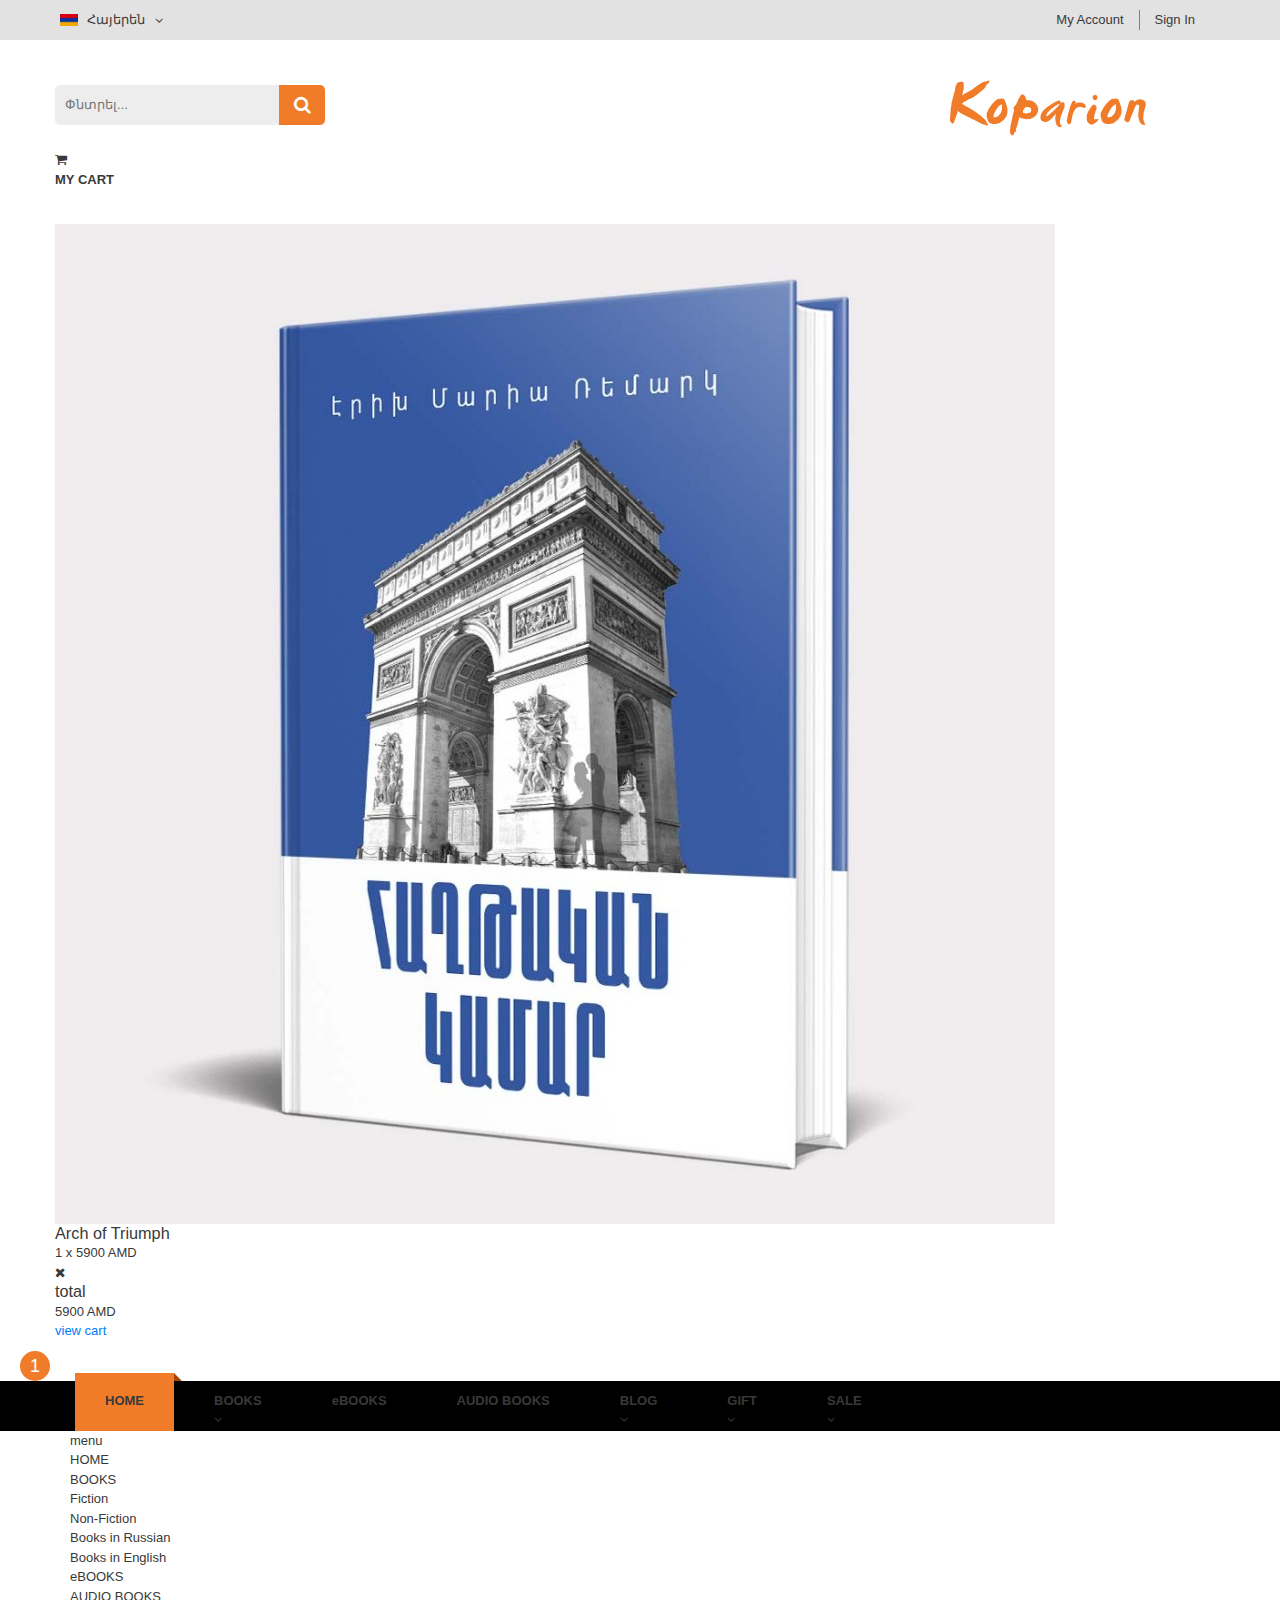
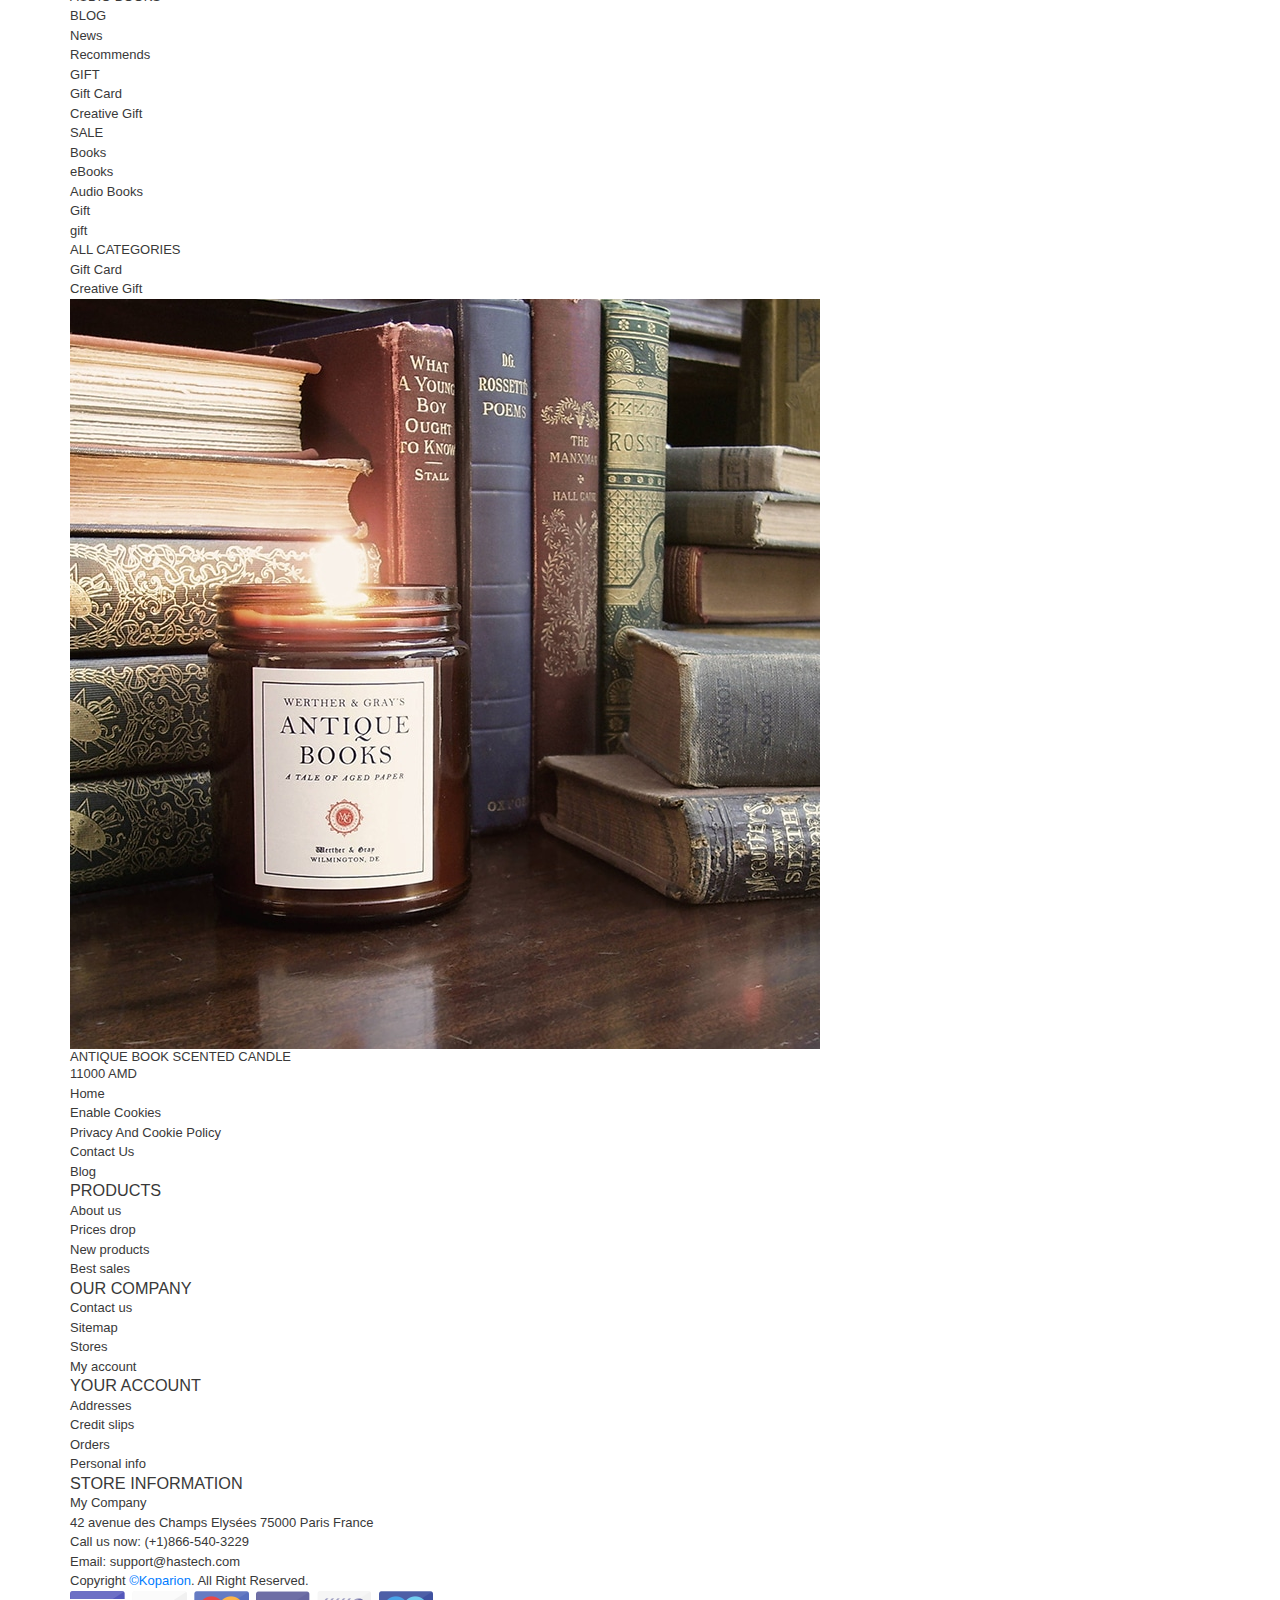
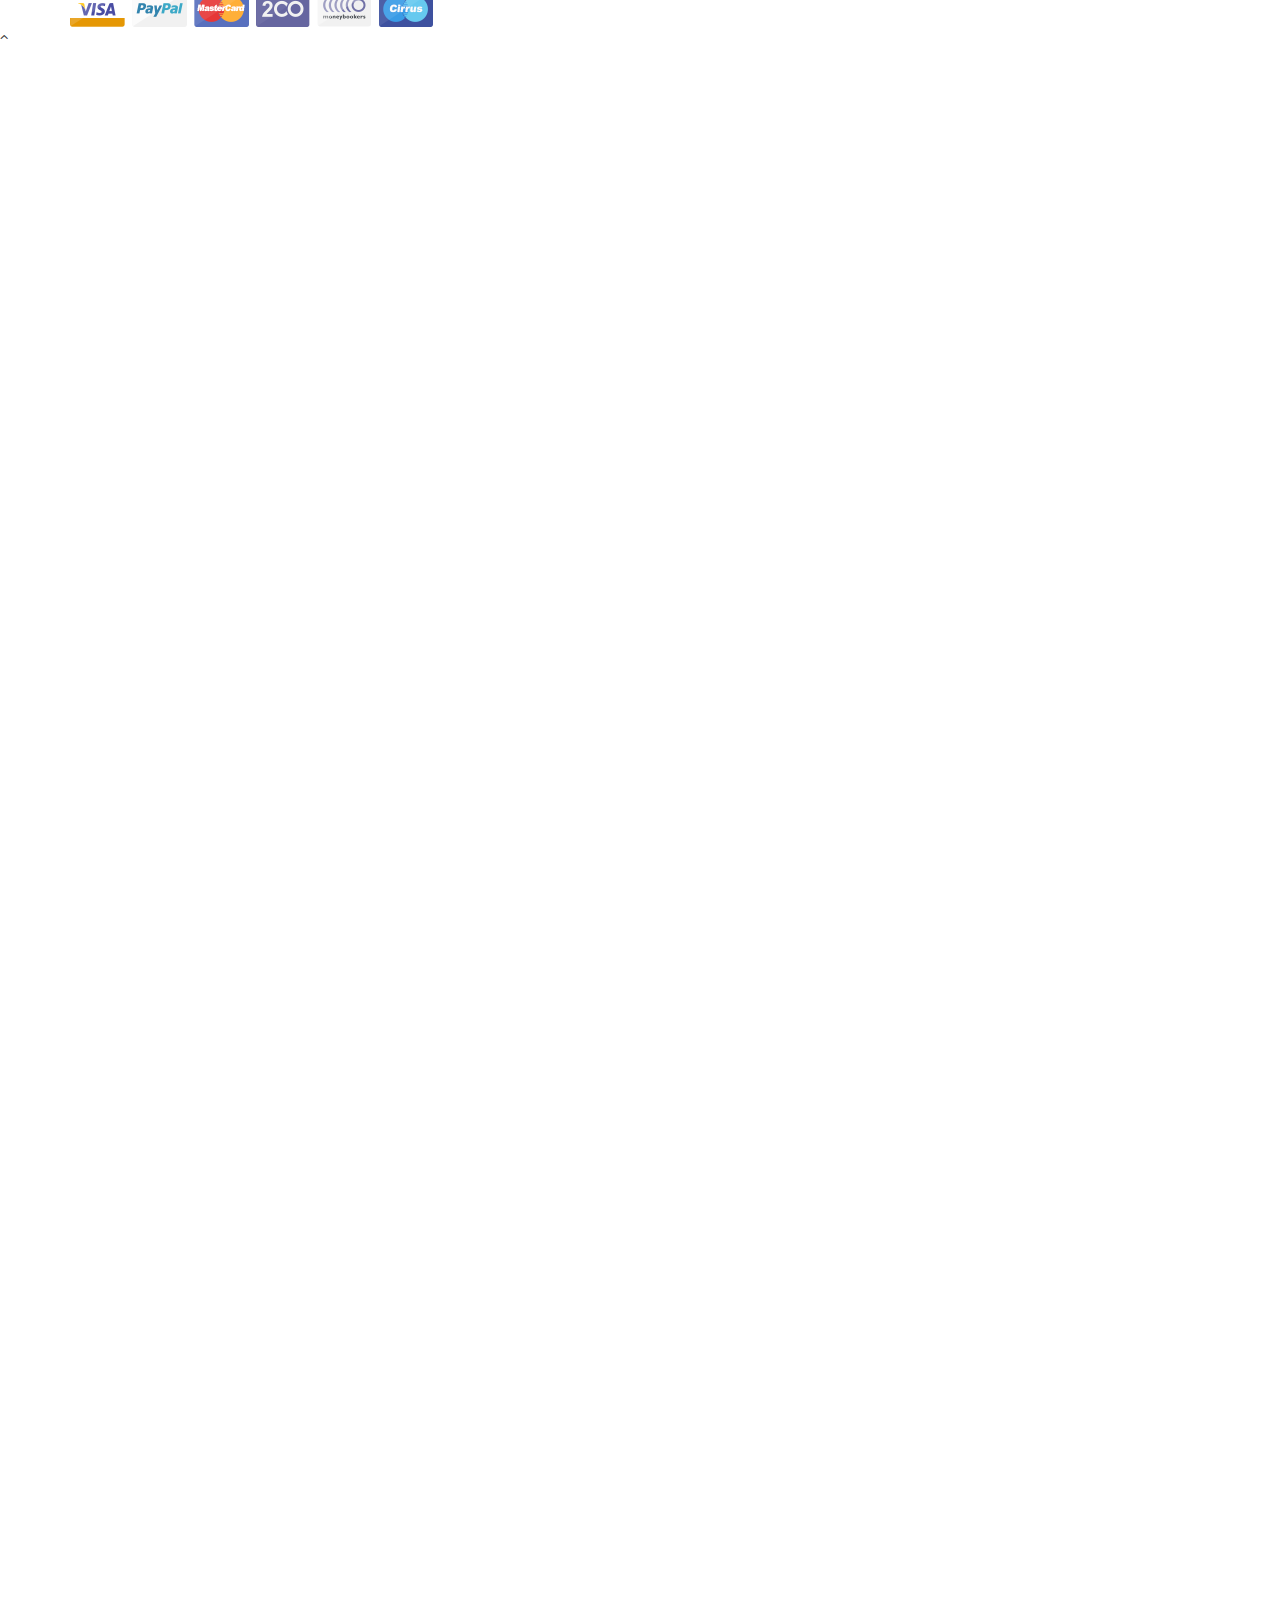
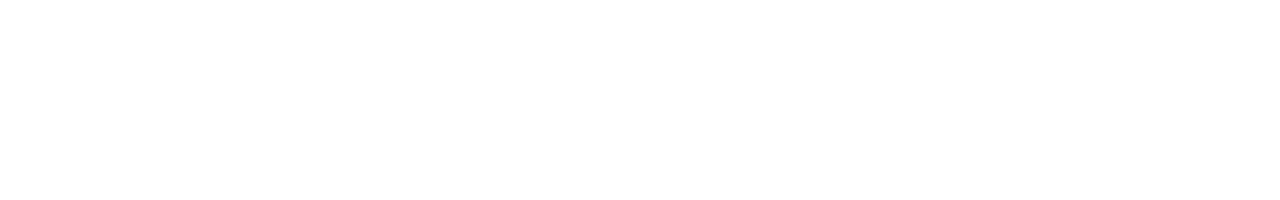
<file: creativeGift.html>
<!DOCTYPE html>
<html lang="en">
    <head>
        <meta charset="UTF-8" />
        <meta name="viewport" content="width=device-width, initial-scale=1.0" />
        <title>Book shop</title>
        <link rel="stylesheet" href="./fontawesome-free-5.14.0-web/css/all.css" />
        <link rel="stylesheet" href="./font-awesome-4.7.0/css/font-awesome.min.css" />
        <link rel="stylesheet" href="https://stackpath.bootstrapcdn.com/bootstrap/4.5.0/css/bootstrap.min.css" />
        <link rel="stylesheet" href="./OwlCarousel2-2.3.4/dist/assets/owl.carousel.min.css" />
        <link rel="stylesheet" href="./OwlCarousel2-2.3.4/dist/assets/owl.theme.default.min.css" />
        <script src="https://cdnjs.cloudflare.com/ajax/libs/jquery/3.5.1/jquery.js"></script>
        <script src="./OwlCarousel2-2.3.4/dist/owl.carousel.min.js"></script>
        <script type="text/javascript" src="https://maxcdn.bootstrapcdn.com/bootstrap/3.3.5/js/bootstrap.min.js"></script>
        <link rel="stylesheet" href="style.css" />
        <link rel="stylesheet" href="media.css" />
    </head>
    <body>
        <header>
            <div class="header-top-area">
                <div class="container h-100 d-flex">
                    <div class="row">
                        <div class="languages-div h-100 d-flex align-items-center">
                            <div class="language small">
                                <div>
                                    <img class="image mr-2" src="images/languages/armenian-flag.jpg" alt="armenian-flag" />
                                    <p class="main-language">Հայերեն</p>
                                    <i class="fa fa-angle-down"></i>
                                </div>
                            </div>
                            <div class="languages-box">
                                <div class="language small" key="0">
                                    <div>
                                        <img class="image mr-1" src="images/languages/armenian-flag.jpg" alt="armenian-flag" />
                                        <p>Հայերեն</p>
                                    </div>
                                </div>
                                <div class="language small" key="1">
                                    <div>
                                        <img class="image mr-1" src="images/languages/russian-flag.jpg" alt="russian-flag" />
                                        <p>Русский</p>
                                    </div>
                                </div>
                                <div class="language small" key="2">
                                    <div>
                                        <img
                                            class="image mr-1"
                                            src="images/languages/the-united-kingdom-flag.jpg"
                                            alt="the-united-kingdom-flag"
                                        />
                                        <p>English</p>
                                    </div>
                                </div>
                            </div>
                        </div>
                        <div class="top-right-corner">
                            <div class="my-account" onclick="func('my-account.html')">
                                <p>My Account</p>
                            </div>
                            <div class="sign-in" onclick="func('login.html')">
                                <p>Sign In</p>
                            </div>
                        </div>
                    </div>
                </div>
            </div>

            <div class="header-mid-area">
                <div class="container h-100 d-flex">
                    <div class="row">
                        <div class="search-form">
                            <input type="text" placeholder="Փնտրել..." />
                            <div class="search-link">
                                <i class="fa fa-search" aria-hidden="true"></i>
                            </div>
                        </div>
                        <div class="main-logo">
                            <img src="./images/logo/logo.png" alt="" />
                        </div>
                        <div class="my-cart-count">
                            <div>
                                <div class="my-cart-sub">
                                    <div class="my-count">
                                        <i class="fa fa-shopping-cart"></i>
                                        <div class="count">1</div>
                                    </div>
                                    <div class="my-cart">
                                        <p>MY CART</p>
                                    </div>
                                </div>
                                <div class="mini-cart-sub">
                                    <div class="cart-product">
                                        <div class="single-cart">
                                            <div class="cart-img">
                                                <img src="./images/items/haghtakan_kamar_web-1000x1000.jpg" alt="" />
                                            </div>
                                            <div class="cart-info">
                                                <h5>Arch of Triumph</h5>
                                                <p>1 x 5900 AMD</p>
                                            </div>
                                            <div class="cart-icon">
                                                <i class="fa fa-remove"></i>
                                            </div>
                                        </div>
                                    </div>
                                    <div class="cart-totals">
                                        <h5>total</h5>
                                        <p>5900 AMD</p>
                                    </div>
                                    <div class="cart-button">
                                        <a href="">view cart</a>
                                    </div>
                                </div>
                            </div>
                        </div>
                    </div>
                </div>
            </div>
        </header>

        <div class="menu-area">
            <div class="container h-100 d-flex">
                <div class="menu">
                    <div class="menu-items active-menu-item">
                        <div class="menu-items-sub" onclick="func('index.html')">
                            <p>HOME</p>
                        </div>
                    </div>
                    <div class="menu-items books">
                        <div class="menu-items-sub" onclick="func('books.html')">
                            <p>BOOKS</p>
                            <i class="fa fa-angle-down"></i>
                        </div>
                        <div class="submenu">
                            <div>Fiction</div>
                            <div>Non-Fiction</div>
                            <div>Books in Russian</div>
                            <div>Books in English</div>
                        </div>
                    </div>
                    <div class="menu-items">
                        <div class="menu-items-sub" onclick="func('ebooks.html')">
                            <p>eBOOKS</p>
                        </div>
                    </div>
                    <div class="menu-items">
                        <div class="menu-items-sub" onclick="func('audiobooks.html')">
                            <p>AUDIO BOOKS</p>
                        </div>
                    </div>
                    <div class="menu-items blog">
                        <div class="menu-items-sub" onclick="func('blog.html')">
                            <p>BLOG</p>
                            <i class="fa fa-angle-down"></i>
                        </div>
                        <div class="submenu">
                            <div>News</div>
                            <div>Recommends</div>
                        </div>
                    </div>
                    <div class="menu-items gift">
                        <div class="menu-items-sub" onclick="func('gift.html')">
                            <p>GIFT</p>
                            <i class="fa fa-angle-down"></i>
                        </div>
                        <div class="submenu">
                            <div>Gift Card</div>
                            <div>Creative Gift</div>
                        </div>
                    </div>
                    <div class="menu-items sale">
                        <div class="menu-items-sub" onclick="func('sale.html')">
                            <p>SALE</p>
                            <i class="fa fa-angle-down"></i>
                        </div>
                        <div class="submenu">
                            <div>Books</div>
                            <div>eBooks</div>
                            <div>Audio Books</div>
                            <div>Gift</div>
                        </div>
                    </div>
                </div>
            </div>
        </div>

        <div class="mobile-menu-area">
            <div class="container h-100 d-flex">
                <div class="mobile-menu">
                    <div class="mean-bar">
                        <p>menu</p>
                        <div class="menu-hamburger">
                            <div class="bar1"></div>
                            <div class="bar2"></div>
                            <div class="bar3"></div>
                        </div>
                    </div>
                    <div class="mean-nav">
                        <div class="menu-hamburger-nav">
                            <div class="menu-items-mobile">
                                <div class="menu-items-mobile-nav">
                                    <p class="a">HOME</p>
                                </div>
                            </div>
                            <div class="menu-items-mobile books">
                                <div class="menu-items-mobile-nav">
                                    <p>BOOKS</p>
                                    <span class="menu-items-toggle books"></span>
                                </div>
                                <div class="submenu-mobile books">
                                    <div>Fiction</div>
                                    <div>Non-Fiction</div>
                                    <div>Books in Russian</div>
                                    <div>Books in English</div>
                                </div>
                            </div>
                            <div class="menu-items-mobile">
                                <div class="menu-items-mobile-nav">
                                    <p>eBOOKS</p>
                                </div>
                            </div>
                            <div class="menu-items-mobile">
                                <div class="menu-items-mobile-nav">
                                    <p>AUDIO BOOKS</p>
                                </div>
                            </div>
                            <div class="menu-items-mobile blog">
                                <div class="menu-items-mobile-nav">
                                    <p>BLOG</p>
                                    <span class="menu-items-toggle blog"></span>
                                </div>
                                <div class="submenu-mobile blog">
                                    <div>News</div>
                                    <div>Recommends</div>
                                </div>
                            </div>
                            <div class="menu-items-mobile gift">
                                <div class="menu-items-mobile-nav">
                                    <p>GIFT</p>
                                    <span class="menu-items-toggle gift"></span>
                                </div>
                                <div class="submenu-mobile gift">
                                    <div>Gift Card</div>
                                    <div>Creative Gift</div>
                                </div>
                            </div>
                            <div class="menu-items-mobile sale">
                                <div class="menu-items-mobile-nav">
                                    <p>SALE</p>
                                    <span class="menu-items-toggle sale"></span>
                                </div>
                                <div class="submenu-mobile sale">
                                    <div>Books</div>
                                    <div>eBooks</div>
                                    <div>Audio Books</div>
                                    <div>Gift</div>
                                </div>
                            </div>
                        </div>
                    </div>
                </div>
            </div>
        </div>

        <div class="my-account-area">
            <div class="container h-100 d-flex">
                <div class="my-account-menu">gift</div>
            </div>
        </div>

        <div class="product-main-area">
            <div class="container h-100 d-flex">
                <div class="books-main-content">
                    <div class="module-categories">
                        <div class="module-title">
                            <p>ALL CATEGORIES</p>
                        </div>
                        <div class="accordion-menu">
                            <div onclick="func('gift.html')">Gift Card</div>
                            <div onclick="func('creativeGift.html')">Creative Gift</div>
                        </div>
                    </div>
                    <div class="module-product">
                        <div class="module-product-single">
                            <div class="creative-gift-wrapper">
                                <div class="creative-gift-img">
                                    <img src="./images/gift/creative-gift/ANTIQUE BOOK SCENTED CANDLE.jpg" alt="" />
                                    <div class="quick-view">
                                        <div class="action-view">
                                            <i class="fa fa-search-plus"></i>
                                        </div>
                                    </div>
                                </div>

                                <div class="creative-gift-details">
                                    <h6>ANTIQUE BOOK SCENTED CANDLE</h6>
                                    <p>11000 AMD</p>
                                </div>
                                <div class="product-link">
                                    <div class="product-button">
                                        <i class="fa fa-shopping-cart"></i>
                                        <p>Add to cart</p>
                                    </div>
                                    <div class="add-to-link">
                                        <i class="fa fa-external-link"></i>
                                    </div>
                                </div>
                            </div>
                        </div>
                    </div>
                </div>
            </div>
        </div>

        <footer>
            <div class="container h-100 d-flex">
                <div class="footer-area">
                    <div class="footer-top">
                        <div>Home</div>
                        <div>Enable Cookies</div>
                        <div>Privacy And Cookie Policy</div>
                        <div>Contact Us</div>
                        <div>Blog</div>
                    </div>
                    <div class="footer-mid">
                        <div class="footer-mid-menu">
                            <div class="single-footer">
                                <h5>PRODUCTS</h5>
                                <div class="footer-menu">
                                    <div>About us</div>
                                    <div>Prices drop</div>
                                    <div>New products</div>
                                    <div>Best sales</div>
                                </div>
                            </div>
                            <div class="single-footer">
                                <h5>OUR COMPANY</h5>
                                <div class="footer-menu">
                                    <div>Contact us</div>
                                    <div>Sitemap</div>
                                    <div>Stores</div>
                                    <div>My account</div>
                                </div>
                            </div>
                            <div class="single-footer">
                                <h5>YOUR ACCOUNT</h5>
                                <div class="footer-menu">
                                    <div>Addresses</div>
                                    <div>Credit slips</div>
                                    <div>Orders</div>
                                    <div>Personal info</div>
                                </div>
                            </div>
                        </div>
                        <div class="single-footer-information">
                            <h5>STORE INFORMATION</h5>
                            <div class="footer-information">
                                <p>
                                    My Company<br />
                                    42 avenue des Champs Elysées 75000 Paris France<br />
                                    Call us now: (+1)866-540-3229<br />
                                    Email: support@hastech.com
                                </p>
                            </div>
                        </div>
                    </div>
                    <div class="footer-bottom">
                        <p>Copyright <a href="#">©Koparion</a>. All Right Reserved.</p>
                        <img src="./images/banner-area/footer-img/1.png" alt="" />
                    </div>
                </div>
            </div>
        </footer>

        <div class="modal fade" id="myModal" aria-hidden="true" role="dialog">
            <div class="modal-dialog">
                <div class="modal-content">
                    <div class="modal-header">
                        <button class="close" data-dismiss="modal">X</button>
                    </div>
                    <div class="modal-body">
                        <div class="modal-tab">
                            <div class="product-details-large">
                                <div class="tab-pane">
                                    <img src="./images/items/Mantashyants-in-Armenian-1000x1000.jpg" alt="" />
                                </div>
                            </div>
                        </div>
                        <div class="modal-pro-content">
                            <h3>the king of the caucasus (in armenian)</h3>
                            <div class="modal-pro-content-price">
                                <p>7,700 AMD</p>
                            </div>
                            <p>
                                <i
                                    >Alexander Mantashyants, oil magnate and philanthropist, with whom reckoned the powerful men of the
                                    time: Baron Edmond de Rothschild, Alfred Nobel, Calouste Gulbenkian, and others.</i
                                >
                                <br />
                                <br />
                                The book is about the life and work of one of the richest and happiest people of the late 19th and early
                                20th centuries, oil and financial magnate, father of a large family, benefactor Alexander Mantashyants.
                                Having played an invaluable role in the development of the oil industry in the Russian Empire, he was also
                                known for his pro-Armenian activities. The topic is presented by merging documentary and fiction genres,
                                which makes reading more interesting.
                                <br />
                                <br />
                                The beginning of the 20th century was difficult and chaotic for Armenians. On the one hand, the endless
                                trials and struggle for survival that would have had a bad ending at the beginning of the same century, and
                                on the other hand, many Armenians, who, having paved their way with difficulty through long years, had
                                reached their peak both financially and intellectually at the turn of the century. The characters of this
                                book are from such a controversial era, and it was Alexander Mantashyants, “the King of the Caucasus”, who
                                was able to unite them around him on an ideological and business basis. To be a king in a place and at a
                                time when the highest title is the vicegerent of the empire is almost impossible. But not for
                                Mantashyants... Because the guarantee of his victory was not money or personal happiness but using that very
                                money to serve his nation, noble ideas and purposes.
                            </p>
                            <div class="quick-view-select">
                                <input type="number" value="1" />
                                <button>Add To Cart</button>
                            </div>
                            <span>
                                <i class="fa fa-check"></i>
                                <p>In stock</p>
                            </span>
                        </div>
                    </div>
                </div>
            </div>
        </div>

        <div class="scrollUp">
            <i class="fa fa-angle-up"></i>
        </div>

        <script src="./script.js"></script>
    </body>
</html>
</file>
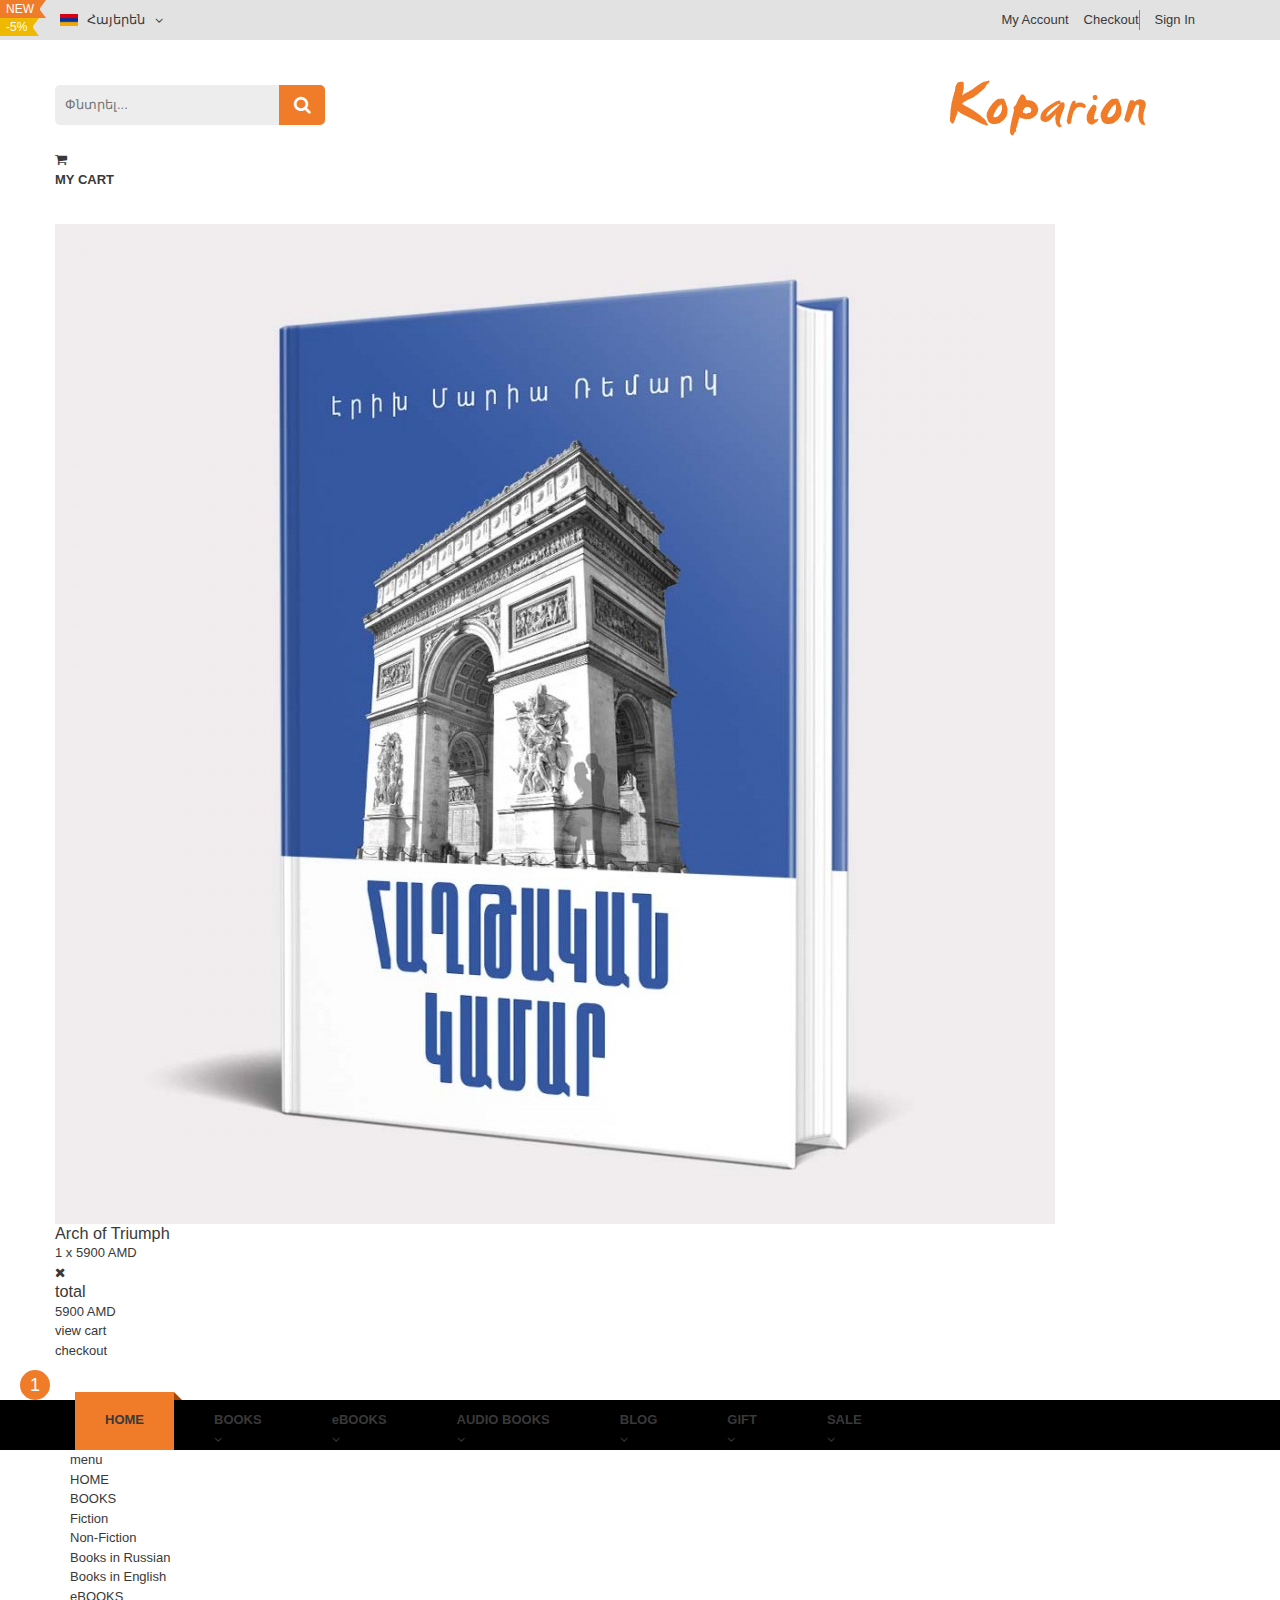
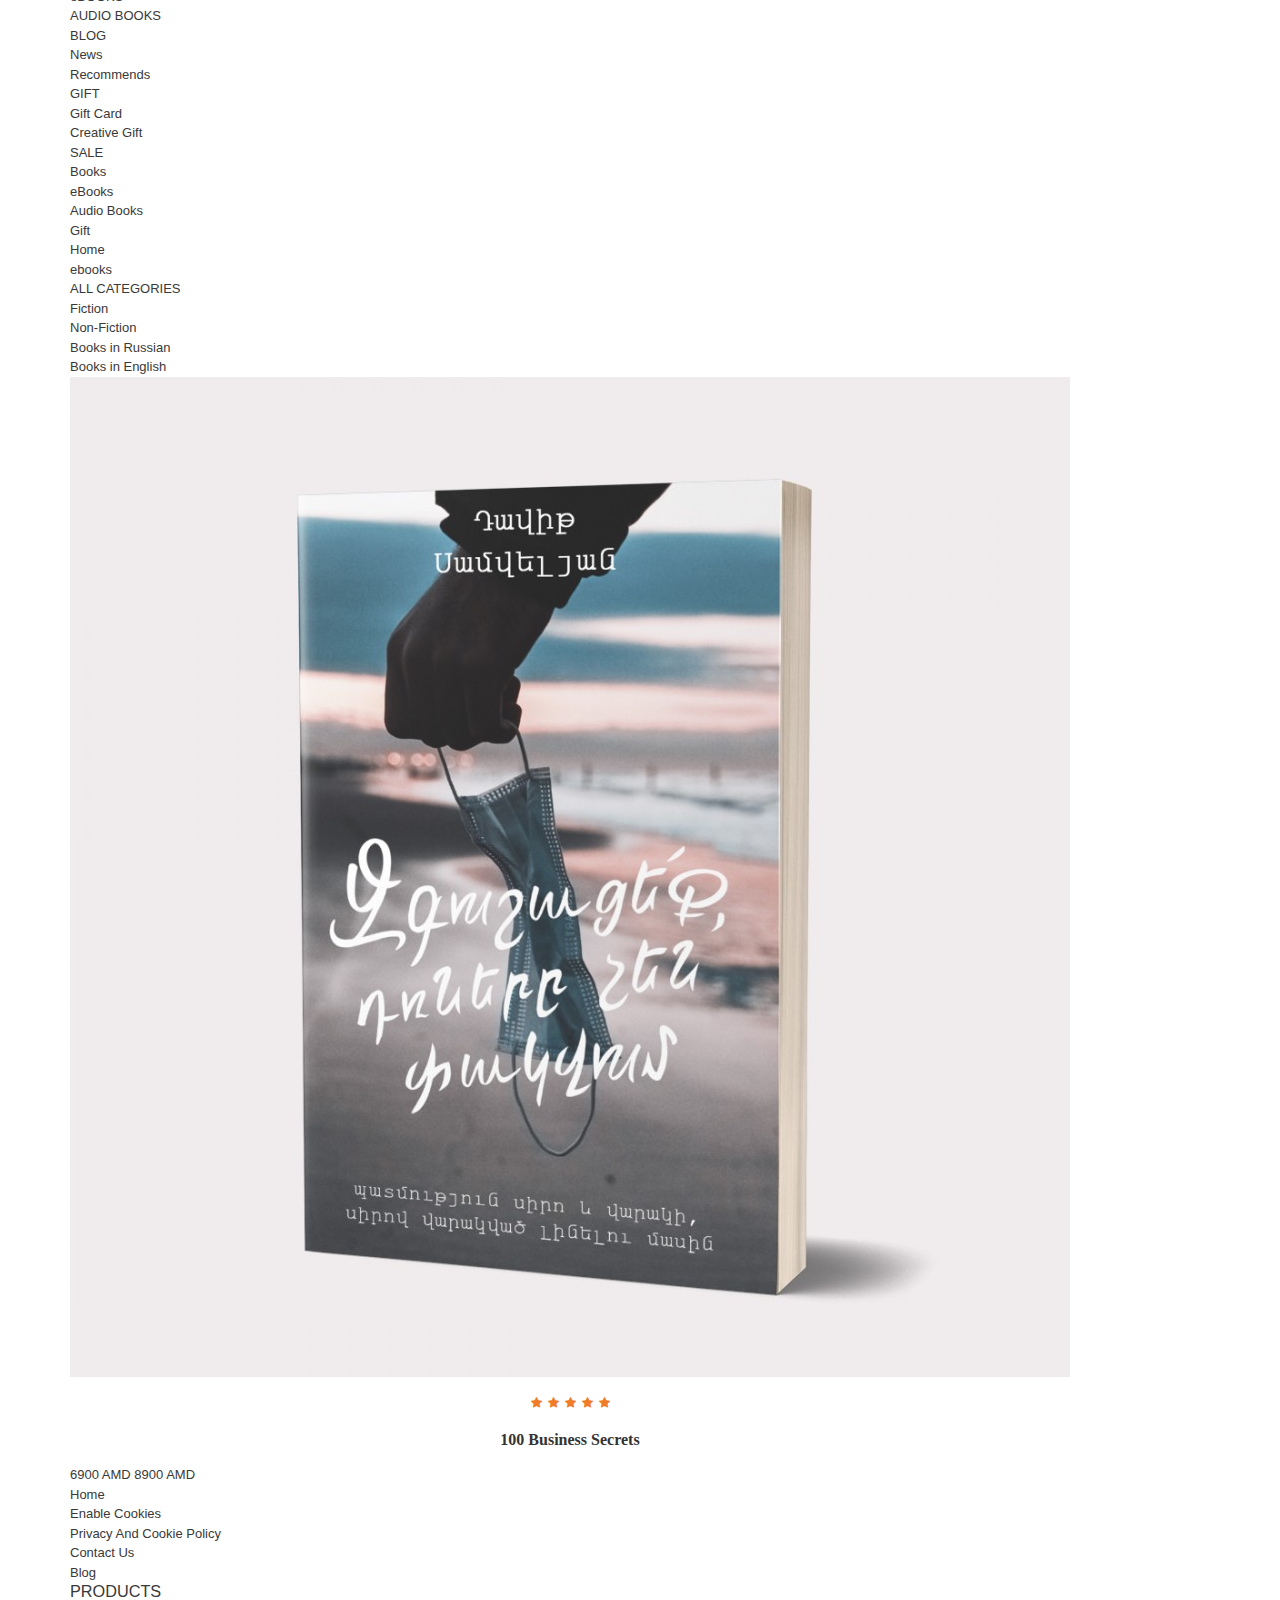
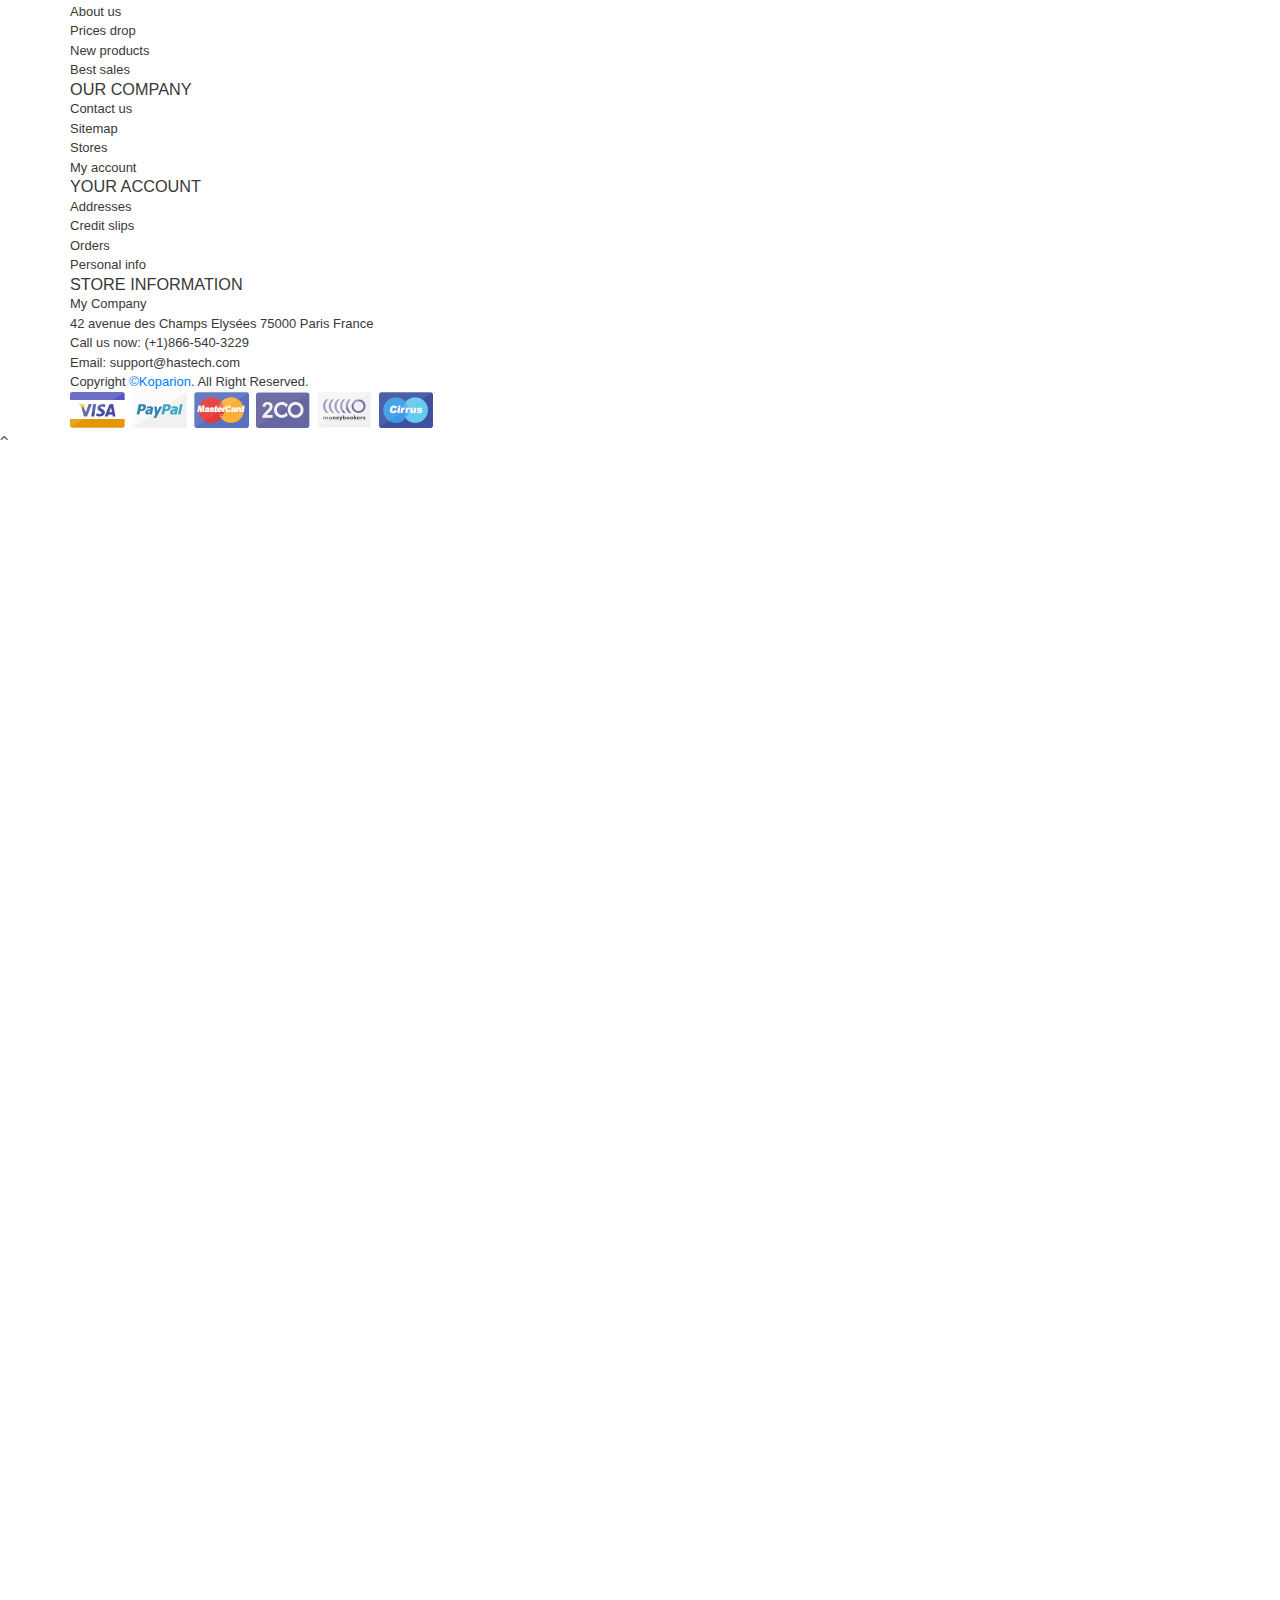
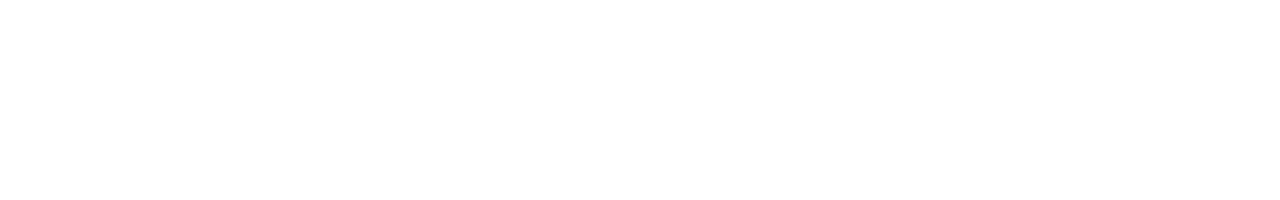
<file: ebooks.html>
<!DOCTYPE html>
<html lang="en">
    <head>
        <meta charset="UTF-8" />
        <meta name="viewport" content="width=device-width, initial-scale=1.0" />
        <title>Book shop</title>
        <link rel="stylesheet" href="./fontawesome-free-5.14.0-web/css/all.css" />
        <link rel="stylesheet" href="./font-awesome-4.7.0/css/font-awesome.min.css" />
        <link rel="stylesheet" href="https://stackpath.bootstrapcdn.com/bootstrap/4.5.0/css/bootstrap.min.css" />
        <link rel="stylesheet" href="https://cdnjs.cloudflare.com/ajax/libs/OwlCarousel2/2.3.4/assets/owl.carousel.min.css" />
        <link rel="stylesheet" href="https://cdnjs.cloudflare.com/ajax/libs/OwlCarousel2/2.3.4/assets/owl.theme.default.min.css" />
        <script src="https://cdnjs.cloudflare.com/ajax/libs/jquery/3.5.1/jquery.js"></script>
        <script src="https://cdnjs.cloudflare.com/ajax/libs/OwlCarousel2/2.3.4/owl.carousel.min.js"></script>
        <link rel="stylesheet" href="style.css" />
        <link rel="stylesheet" href="media.css" />
    </head>
    <body>
        <header>
            <div class="header-top-area">
                <div class="container h-100 d-flex">
                    <div class="row">
                        <div class="languages-div h-100 d-flex align-items-center">
                            <div class="language small">
                                <div>
                                    <img class="image mr-2" src="images/languages/armenian-flag.jpg" alt="armenian-flag" />
                                    <p class="main-language">Հայերեն</p>
                                    <i class="fa fa-angle-down"></i>
                                </div>
                            </div>
                            <div class="languages-box">
                                <div class="language small" key="0">
                                    <div>
                                        <img class="image mr-1" src="images/languages/armenian-flag.jpg" alt="armenian-flag" />
                                        <p>Հայերեն</p>
                                    </div>
                                </div>
                                <div class="language small" key="1">
                                    <div>
                                        <img class="image mr-1" src="images/languages/russian-flag.jpg" alt="russian-flag" />
                                        <p>Русский</p>
                                    </div>
                                </div>
                                <div class="language small" key="2">
                                    <div>
                                        <img
                                            class="image mr-1"
                                            src="images/languages/the-united-kingdom-flag.jpg"
                                            alt="the-united-kingdom-flag"
                                        />
                                        <p>English</p>
                                    </div>
                                </div>
                            </div>
                        </div>
                        <div class="top-right-corner">
                            <div class="my-account" onclick="func('my-account.html')">
                                <p>My Account</p>
                            </div>
                            <div class="checkout" onclick="func('checkout.html')">
                                <p>Checkout</p>
                            </div>
                            <div class="sign-in" onclick="func('login.html')">
                                <p>Sign In</p>
                            </div>
                        </div>
                    </div>
                </div>
            </div>

            <div class="header-mid-area">
                <div class="container h-100 d-flex">
                    <div class="row">
                        <div class="search-form">
                            <input type="text" placeholder="Փնտրել..." />
                            <div class="search-link">
                                <i class="fa fa-search" aria-hidden="true"></i>
                            </div>
                        </div>
                        <div class="main-logo">
                            <img src="./images/logo/logo.png" alt="" />
                        </div>
                        <div class="my-cart-count">
                            <div>
                                <div class="my-cart-sub">
                                    <div class="my-count">
                                        <i class="fa fa-shopping-cart"></i>
                                        <div class="count">1</div>
                                    </div>
                                    <div class="my-cart">
                                        <p>MY CART</p>
                                    </div>
                                </div>
                                <div class="mini-cart-sub">
                                    <div class="cart-product">
                                        <div class="single-cart">
                                            <div class="cart-img">
                                                <img src="./images/items/haghtakan_kamar_web-1000x1000.jpg" alt="" />
                                            </div>
                                            <div class="cart-info">
                                                <h5>Arch of Triumph</h5>
                                                <p>1 x 5900 AMD</p>
                                            </div>
                                            <div class="cart-icon">
                                                <i class="fa fa-remove"></i>
                                            </div>
                                        </div>
                                    </div>
                                    <div class="cart-totals">
                                        <h5>total</h5>
                                        <p>5900 AMD</p>
                                    </div>
                                    <div class="cart-button" onclick="func('my-cart.html')">
                                        <p>view cart</p>
                                    </div>
                                    <div class="checkout-button" onclick="func('checkout.html')">
                                        <p>checkout</p>
                                    </div>
                                </div>
                            </div>
                        </div>
                    </div>
                </div>
            </div>
        </header>

        <div class="menu-area">
            <div class="container h-100 d-flex">
                <div class="menu">
                    <div class="menu-items active-menu-item">
                        <div class="menu-items-sub" onclick="func('index.html')">
                            <p>HOME</p>
                        </div>
                    </div>
                    <div class="menu-items books">
                        <div class="menu-items-sub" onclick="func('books.html')">
                            <p>BOOKS</p>
                            <i class="fa fa-angle-down"></i>
                        </div>
                        <div class="submenu">
                            <div>Fiction</div>
                            <div>Non-Fiction</div>
                            <div>Books in Russian</div>
                            <div>Books in English</div>
                        </div>
                    </div>
                    <div class="menu-items ebooks">
                        <div class="menu-items-sub" onclick="func('ebooks.html')">
                            <p>eBOOKS</p>
                            <i class="fa fa-angle-down"></i>
                        </div>
                        <div class="submenu">
                            <div>Fiction</div>
                            <div>Non-Fiction</div>
                            <div>Books in Russian</div>
                            <div>Books in English</div>
                        </div>
                    </div>
                    <div class="menu-items audiobooks">
                        <div class="menu-items-sub" onclick="func('audiobooks.html')">
                            <p>AUDIO BOOKS</p>
                            <i class="fa fa-angle-down"></i>
                        </div>
                        <div class="submenu">
                            <div>Fiction</div>
                            <div>Non-Fiction</div>
                            <div>Books in Russian</div>
                            <div>Books in English</div>
                        </div>
                    </div>
                    <div class="menu-items blog">
                        <div class="menu-items-sub" onclick="func('blog.html')">
                            <p>BLOG</p>
                            <i class="fa fa-angle-down"></i>
                        </div>
                        <div class="submenu">
                            <div>News</div>
                            <div>Recommends</div>
                        </div>
                    </div>
                    <div class="menu-items gift">
                        <div class="menu-items-sub" onclick="func('gift.html')">
                            <p>GIFT</p>
                            <i class="fa fa-angle-down"></i>
                        </div>
                        <div class="submenu">
                            <div>Gift Card</div>
                            <div>Creative Gift</div>
                        </div>
                    </div>
                    <div class="menu-items sale">
                        <div class="menu-items-sub" onclick="func('sale.html')">
                            <p>SALE</p>
                            <i class="fa fa-angle-down"></i>
                        </div>
                        <div class="submenu">
                            <div>Books</div>
                            <div>eBooks</div>
                            <div>Audio Books</div>
                            <div>Gift</div>
                        </div>
                    </div>
                </div>
            </div>
        </div>

        <div class="mobile-menu-area">
            <div class="container h-100 d-flex">
                <div class="mobile-menu">
                    <div class="mean-bar">
                        <p>menu</p>
                        <div class="menu-hamburger">
                            <div class="bar1"></div>
                            <div class="bar2"></div>
                            <div class="bar3"></div>
                        </div>
                    </div>
                    <div class="mean-nav">
                        <div class="menu-hamburger-nav">
                            <div class="menu-items-mobile">
                                <div class="menu-items-mobile-nav" onclick="func('index.html')">
                                    <p class="a">HOME</p>
                                </div>
                            </div>
                            <div class="menu-items-mobile books">
                                <div class="menu-items-mobile-nav" onclick="func('books.html')">
                                    <p>BOOKS</p>
                                    <span class="menu-items-toggle books"></span>
                                </div>
                                <div class="submenu-mobile books">
                                    <div>Fiction</div>
                                    <div>Non-Fiction</div>
                                    <div>Books in Russian</div>
                                    <div>Books in English</div>
                                </div>
                            </div>
                            <div class="menu-items-mobile">
                                <div class="menu-items-mobile-nav" onclick="func('ebooks.html')">
                                    <p>eBOOKS</p>
                                </div>
                            </div>
                            <div class="menu-items-mobile">
                                <div class="menu-items-mobile-nav" onclick="func('audiobooks.html')">
                                    <p>AUDIO BOOKS</p>
                                </div>
                            </div>
                            <div class="menu-items-mobile blog">
                                <div class="menu-items-mobile-nav" onclick="func('blog.html')">
                                    <p>BLOG</p>
                                    <span class="menu-items-toggle blog"></span>
                                </div>
                                <div class="submenu-mobile blog">
                                    <div>News</div>
                                    <div>Recommends</div>
                                </div>
                            </div>
                            <div class="menu-items-mobile gift">
                                <div class="menu-items-mobile-nav" onclick="func('gift.html')">
                                    <p>GIFT</p>
                                    <span class="menu-items-toggle gift"></span>
                                </div>
                                <div class="submenu-mobile gift">
                                    <div>Gift Card</div>
                                    <div>Creative Gift</div>
                                </div>
                            </div>
                            <div class="menu-items-mobile sale">
                                <div class="menu-items-mobile-nav" onclick="func('sale.html')">
                                    <p>SALE</p>
                                    <span class="menu-items-toggle sale"></span>
                                </div>
                                <div class="submenu-mobile sale">
                                    <div>Books</div>
                                    <div>eBooks</div>
                                    <div>Audio Books</div>
                                    <div>Gift</div>
                                </div>
                            </div>
                        </div>
                    </div>
                </div>
            </div>
        </div>

        <div class="my-account-area">
            <div class="container h-100 d-flex">
                <div class="my-account-menu">
                    <p class="breadcrumbs-menu" onclick="func('index.html')">Home</p>
                    <p class="breadcrumbs-menu-active">ebooks</p>
                </div>
            </div>
        </div>

        <div class="product-main-area">
            <div class="container h-100 d-flex">
                <div class="books-main-content">
                    <div class="module-categories">
                        <div class="module-title">
                            <p>ALL CATEGORIES</p>
                        </div>
                        <div class="accordion-menu">
                            <div>Fiction</div>
                            <div>Non-Fiction</div>
                            <div>Books in Russian</div>
                            <div>Books in English</div>
                        </div>
                    </div>

                    <div class="module-product">
                        <div class="module-product-single">
                            <div class="module-product-wrapper">
                                <div class="module-product-img">
                                    <img src="./images/items/Zgushaceq_Samvelyan-1000x1000.jpg" alt="" />

                                    <div class="quick-view">
                                        <div class="action-view">
                                            <i class="fa fa-search-plus"></i>
                                        </div>
                                    </div>
                                    <div class="product-flag">
                                        <div class="sale">NEW</div>
                                        <div class="discount-percentage">-5%</div>
                                    </div>
                                </div>
                                <div class="product-details">
                                    <div class="product-rating">
                                        <ul>
                                            <li>
                                                <i class="fa fa-star"></i>
                                            </li>
                                            <li>
                                                <i class="fa fa-star"></i>
                                            </li>
                                            <li>
                                                <i class="fa fa-star"></i>
                                            </li>
                                            <li>
                                                <i class="fa fa-star"></i>
                                            </li>
                                            <li>
                                                <i class="fa fa-star"></i>
                                            </li>
                                        </ul>
                                    </div>
                                    <div class="product-name">
                                        <p>100 Business secrets</p>
                                    </div>
                                    <div class="product-price">
                                        <span>6900 AMD</span>
                                        <span class="old-price">8900 AMD</span>
                                    </div>
                                </div>
                                <div class="product-link">
                                    <div class="product-button">
                                        <i class="fa fa-shopping-cart"></i>
                                        <p>Add to cart</p>
                                    </div>
                                    <div class="add-to-link">
                                        <i class="fa fa-external-link"></i>
                                    </div>
                                </div>
                            </div>
                        </div>
                    </div>
                </div>
            </div>
        </div>

        <footer>
            <div class="container h-100 d-flex">
                <div class="footer-area">
                    <div class="footer-top">
                        <div>Home</div>
                        <div>Enable Cookies</div>
                        <div>Privacy And Cookie Policy</div>
                        <div>Contact Us</div>
                        <div>Blog</div>
                    </div>
                    <div class="footer-mid">
                        <div class="footer-mid-menu">
                            <div class="single-footer">
                                <h5>PRODUCTS</h5>
                                <div class="footer-menu">
                                    <div>About us</div>
                                    <div>Prices drop</div>
                                    <div>New products</div>
                                    <div>Best sales</div>
                                </div>
                            </div>
                            <div class="single-footer">
                                <h5>OUR COMPANY</h5>
                                <div class="footer-menu">
                                    <div>Contact us</div>
                                    <div>Sitemap</div>
                                    <div>Stores</div>
                                    <div>My account</div>
                                </div>
                            </div>
                            <div class="single-footer">
                                <h5>YOUR ACCOUNT</h5>
                                <div class="footer-menu">
                                    <div>Addresses</div>
                                    <div>Credit slips</div>
                                    <div>Orders</div>
                                    <div>Personal info</div>
                                </div>
                            </div>
                        </div>
                        <div class="single-footer-information">
                            <h5>STORE INFORMATION</h5>
                            <div class="footer-information">
                                <p>
                                    My Company<br />
                                    42 avenue des Champs Elysées 75000 Paris France<br />
                                    Call us now: (+1)866-540-3229<br />
                                    Email: support@hastech.com
                                </p>
                            </div>
                        </div>
                    </div>
                    <div class="footer-bottom">
                        <p>Copyright <a href="#">©Koparion</a>. All Right Reserved.</p>
                        <img src="./images/banner-area/footer-img/1.png" alt="" />
                    </div>
                </div>
            </div>
        </footer>

        <div class="scrollUp">
            <i class="fa fa-angle-up"></i>
        </div>

        <script src="./script.js"></script>
        <script src="./libs/owlcarousel/owl.carousel.min.js"></script>
    </body>
</html>
</file>
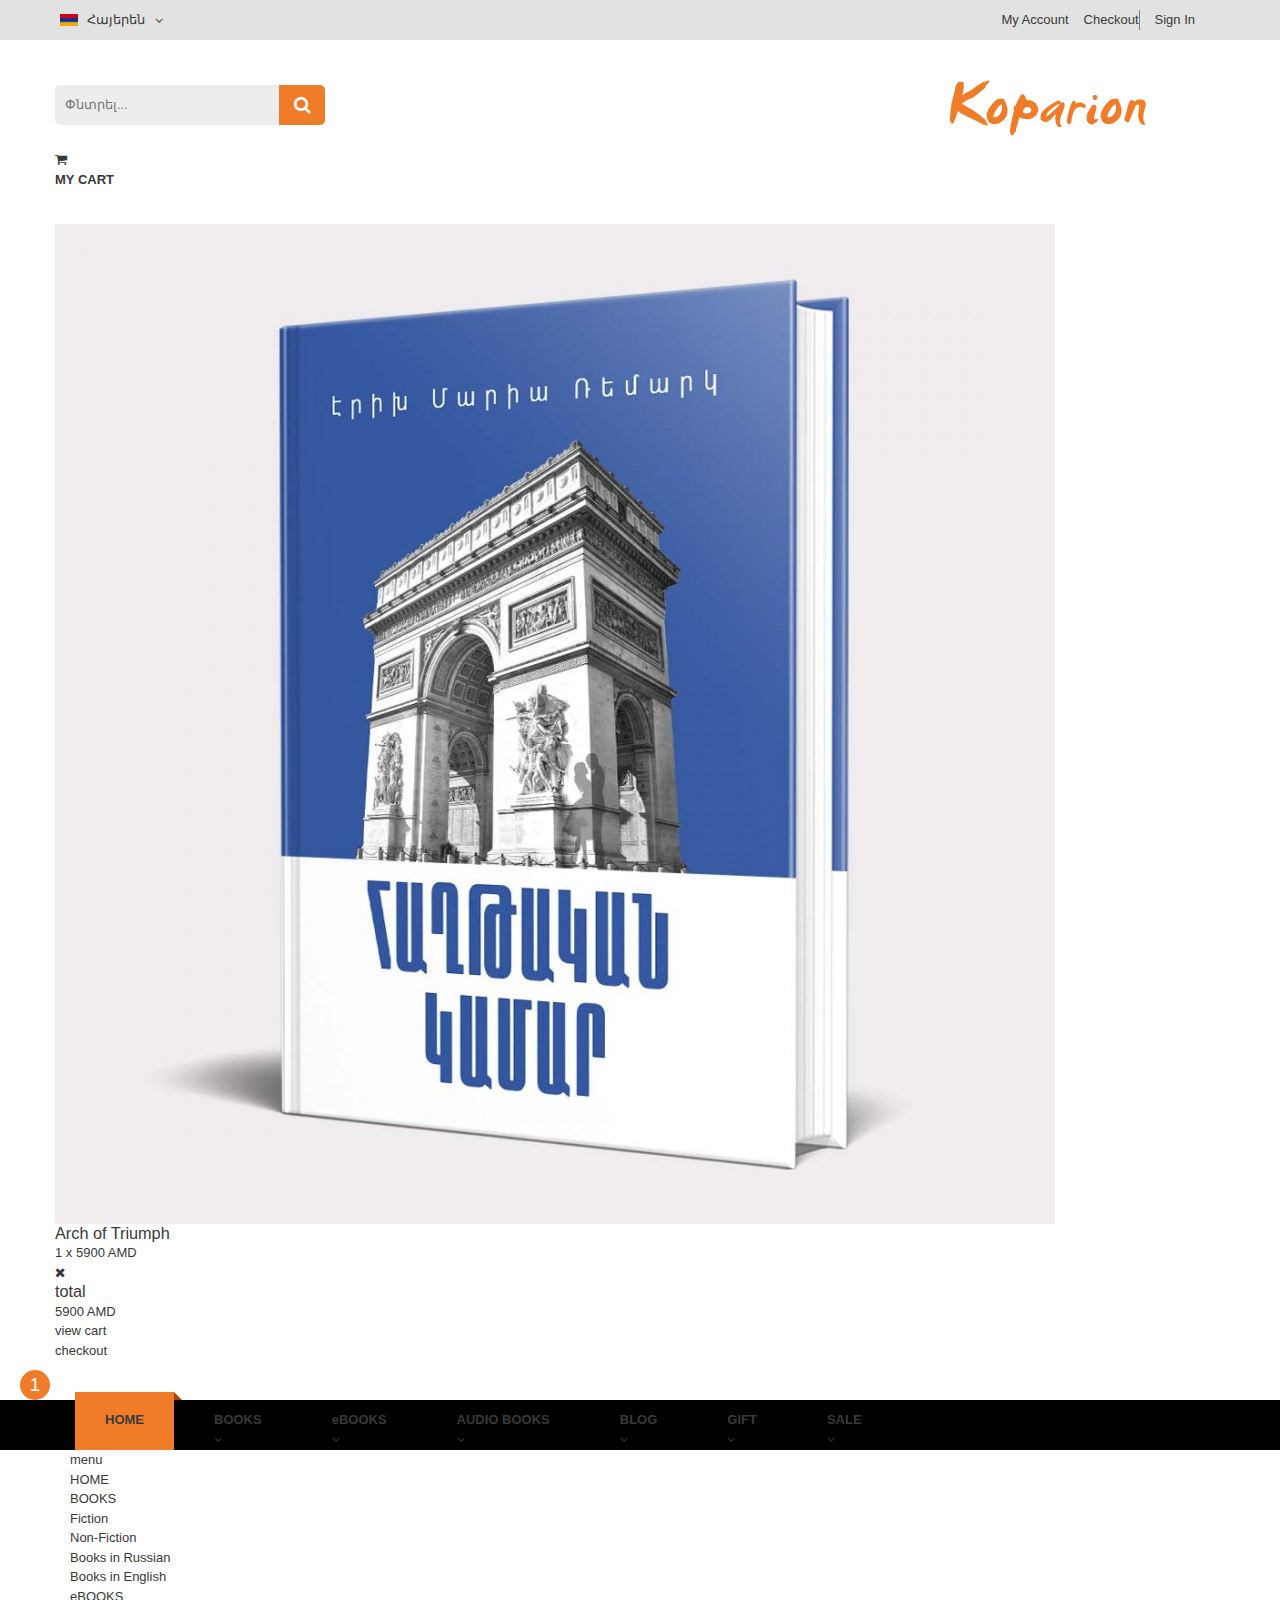
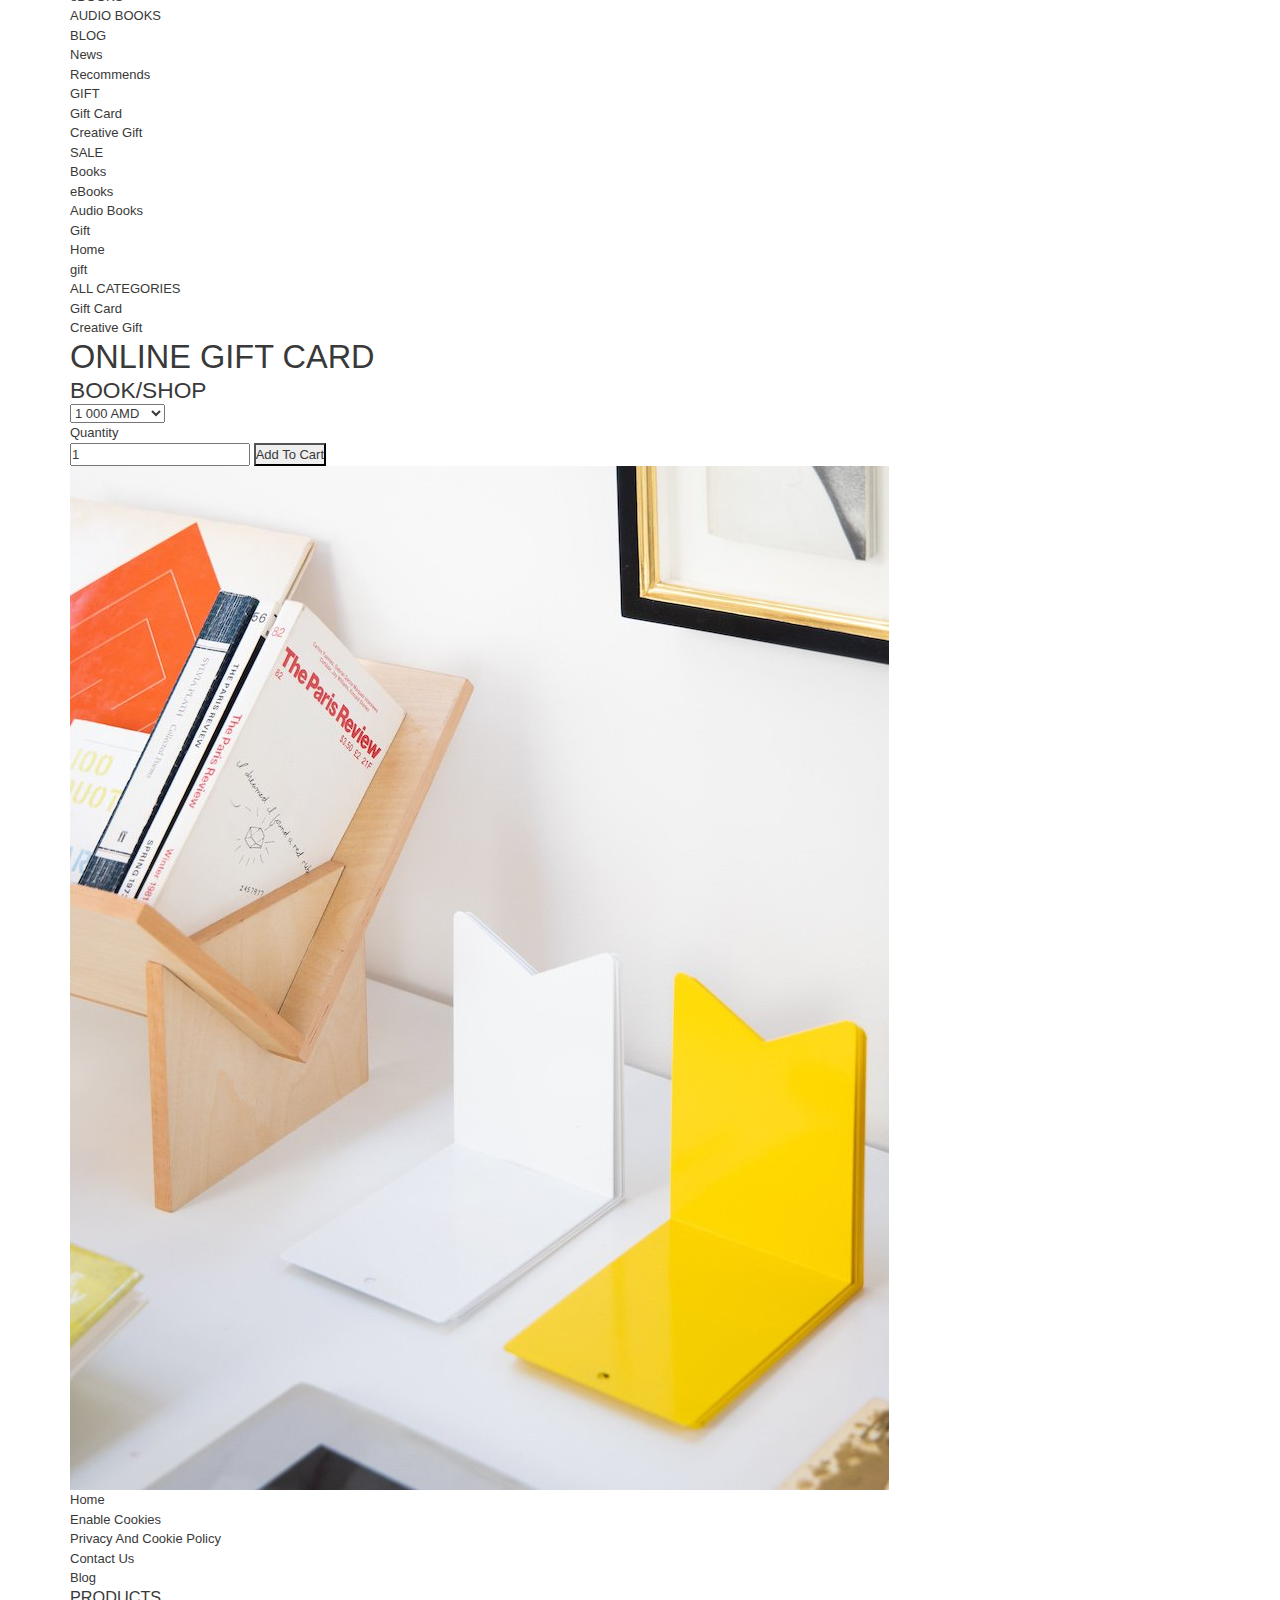
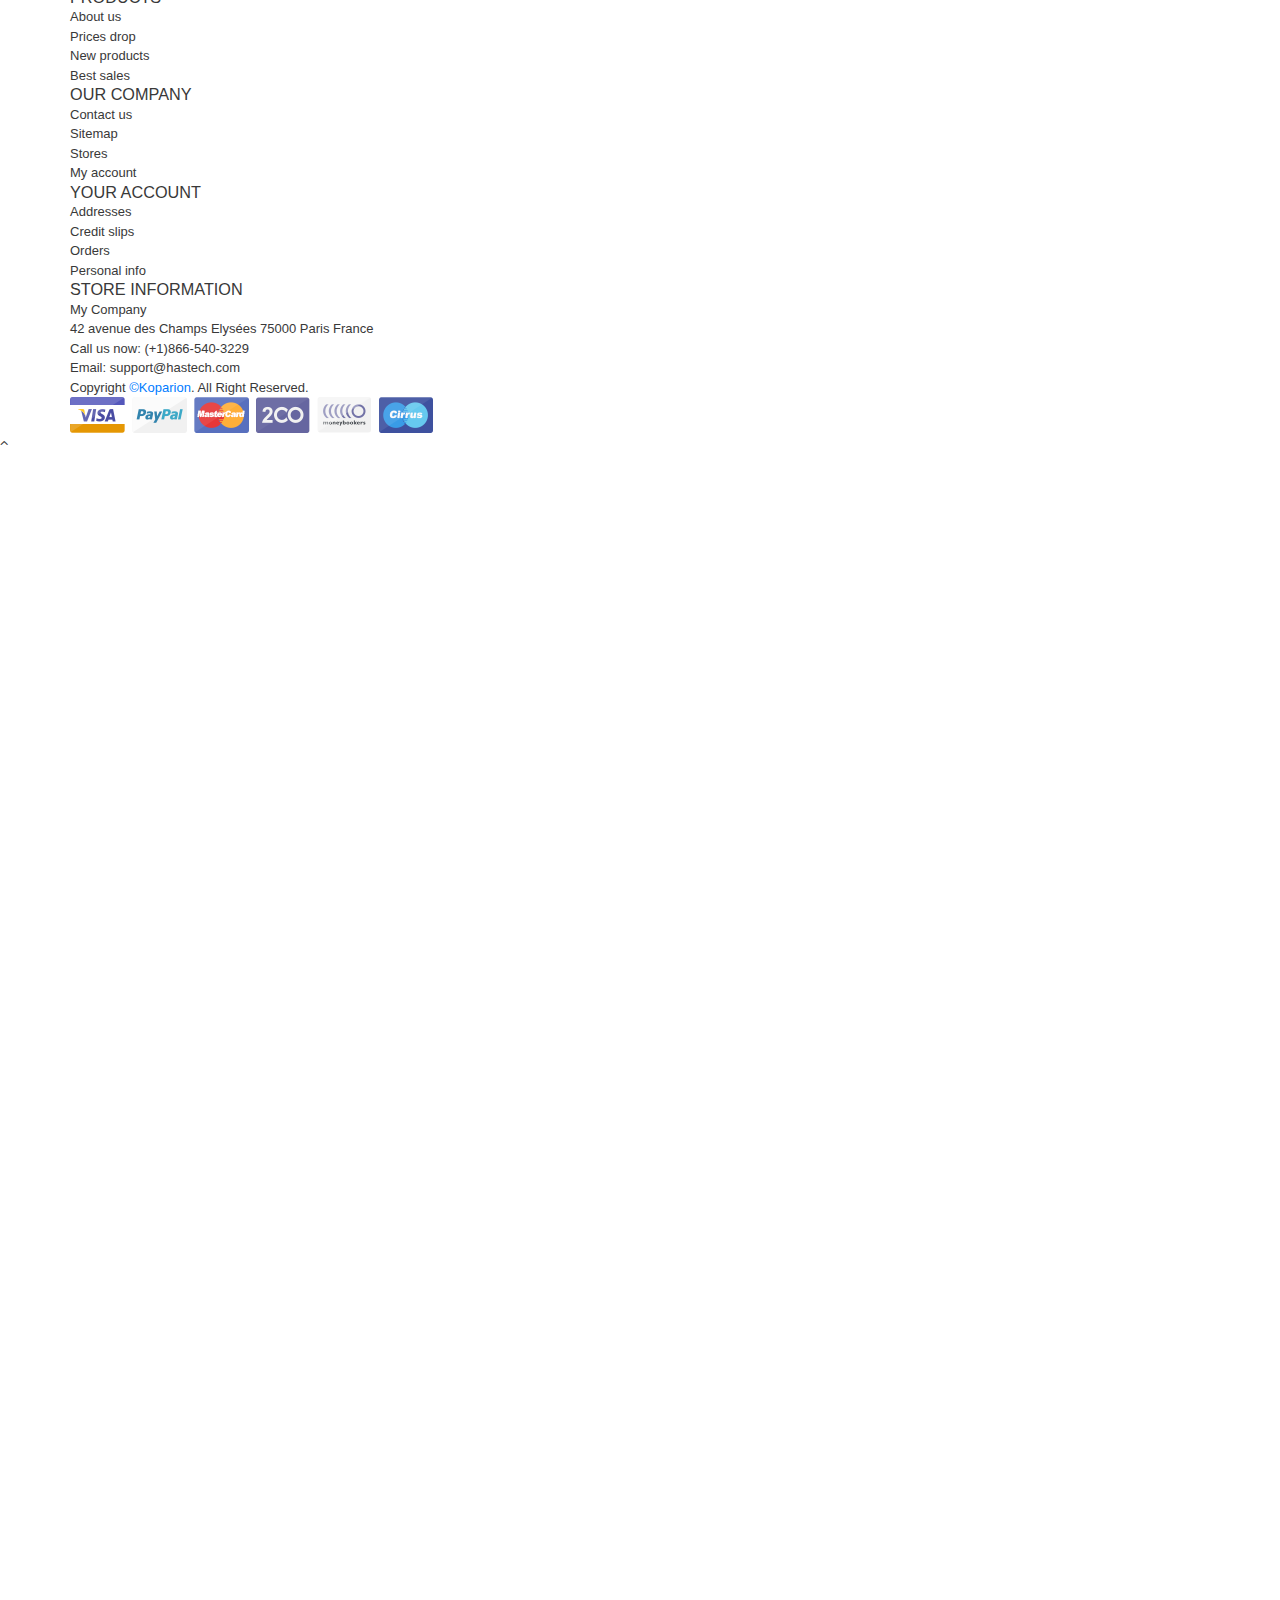
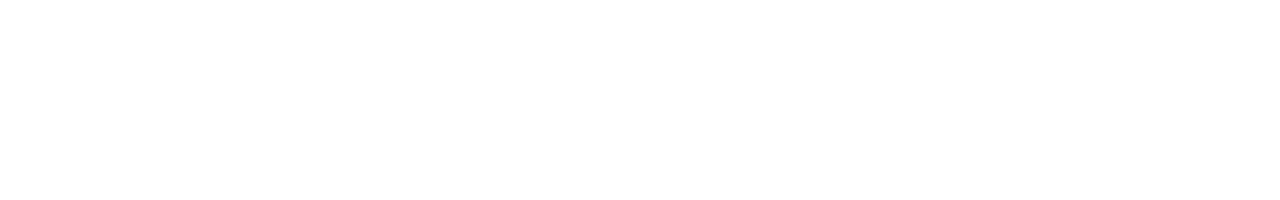
<file: gift.html>
<!DOCTYPE html>
<html lang="en">
    <head>
        <meta charset="UTF-8" />
        <meta name="viewport" content="width=device-width, initial-scale=1.0" />
        <title>Book shop</title>
        <link rel="stylesheet" href="./fontawesome-free-5.14.0-web/css/all.css" />
        <link rel="stylesheet" href="./font-awesome-4.7.0/css/font-awesome.min.css" />
        <link rel="stylesheet" href="https://stackpath.bootstrapcdn.com/bootstrap/4.5.0/css/bootstrap.min.css" />
        <link rel="stylesheet" href="./OwlCarousel2-2.3.4/dist/assets/owl.carousel.min.css" />
        <link rel="stylesheet" href="./OwlCarousel2-2.3.4/dist/assets/owl.theme.default.min.css" />
        <script src="https://cdnjs.cloudflare.com/ajax/libs/jquery/3.5.1/jquery.js"></script>
        <script src="./OwlCarousel2-2.3.4/dist/owl.carousel.min.js"></script>
        <script type="text/javascript" src="https://maxcdn.bootstrapcdn.com/bootstrap/3.3.5/js/bootstrap.min.js"></script>
        <link rel="stylesheet" href="style.css" />
        <link rel="stylesheet" href="media.css" />
    </head>
    <body>
        <header>
            <div class="header-top-area">
                <div class="container h-100 d-flex">
                    <div class="row">
                        <div class="languages-div h-100 d-flex align-items-center">
                            <div class="language small">
                                <div>
                                    <img class="image mr-2" src="images/languages/armenian-flag.jpg" alt="armenian-flag" />
                                    <p class="main-language">Հայերեն</p>
                                    <i class="fa fa-angle-down"></i>
                                </div>
                            </div>
                            <div class="languages-box">
                                <div class="language small" key="0">
                                    <div>
                                        <img class="image mr-1" src="images/languages/armenian-flag.jpg" alt="armenian-flag" />
                                        <p>Հայերեն</p>
                                    </div>
                                </div>
                                <div class="language small" key="1">
                                    <div>
                                        <img class="image mr-1" src="images/languages/russian-flag.jpg" alt="russian-flag" />
                                        <p>Русский</p>
                                    </div>
                                </div>
                                <div class="language small" key="2">
                                    <div>
                                        <img
                                            class="image mr-1"
                                            src="images/languages/the-united-kingdom-flag.jpg"
                                            alt="the-united-kingdom-flag"
                                        />
                                        <p>English</p>
                                    </div>
                                </div>
                            </div>
                        </div>
                        <div class="top-right-corner">
                            <div class="my-account" onclick="func('my-account.html')">
                                <p>My Account</p>
                            </div>
                            <div class="checkout" onclick="func('checkout.html')">
                                <p>Checkout</p>
                            </div>
                            <div class="sign-in" onclick="func('login.html')">
                                <p>Sign In</p>
                            </div>
                        </div>
                    </div>
                </div>
            </div>

            <div class="header-mid-area">
                <div class="container h-100 d-flex">
                    <div class="row">
                        <div class="search-form">
                            <input type="text" placeholder="Փնտրել..." />
                            <div class="search-link">
                                <i class="fa fa-search" aria-hidden="true"></i>
                            </div>
                        </div>
                        <div class="main-logo">
                            <img src="./images/logo/logo.png" alt="" />
                        </div>
                        <div class="my-cart-count">
                            <div>
                                <div class="my-cart-sub">
                                    <div class="my-count">
                                        <i class="fa fa-shopping-cart"></i>
                                        <div class="count">1</div>
                                    </div>
                                    <div class="my-cart">
                                        <p>MY CART</p>
                                    </div>
                                </div>
                                <div class="mini-cart-sub">
                                    <div class="cart-product">
                                        <div class="single-cart">
                                            <div class="cart-img">
                                                <img src="./images/items/haghtakan_kamar_web-1000x1000.jpg" alt="" />
                                            </div>
                                            <div class="cart-info">
                                                <h5>Arch of Triumph</h5>
                                                <p>1 x 5900 AMD</p>
                                            </div>
                                            <div class="cart-icon">
                                                <i class="fa fa-remove"></i>
                                            </div>
                                        </div>
                                    </div>
                                    <div class="cart-totals">
                                        <h5>total</h5>
                                        <p>5900 AMD</p>
                                    </div>
                                    <div class="cart-button" onclick="func('my-cart.html')">
                                        <p>view cart</p>
                                    </div>
                                    <div class="checkout-button" onclick="func('checkout.html')">
                                        <p>checkout</p>
                                    </div>
                                </div>
                            </div>
                        </div>
                    </div>
                </div>
            </div>
        </header>

        <div class="menu-area">
            <div class="container h-100 d-flex">
                <div class="menu">
                    <div class="menu-items active-menu-item">
                        <div class="menu-items-sub" onclick="func('index.html')">
                            <p>HOME</p>
                        </div>
                    </div>
                    <div class="menu-items books">
                        <div class="menu-items-sub" onclick="func('books.html')">
                            <p>BOOKS</p>
                            <i class="fa fa-angle-down"></i>
                        </div>
                        <div class="submenu">
                            <div>Fiction</div>
                            <div>Non-Fiction</div>
                            <div>Books in Russian</div>
                            <div>Books in English</div>
                        </div>
                    </div>
                    <div class="menu-items ebooks">
                        <div class="menu-items-sub" onclick="func('ebooks.html')">
                            <p>eBOOKS</p>
                            <i class="fa fa-angle-down"></i>
                        </div>
                        <div class="submenu">
                            <div>Fiction</div>
                            <div>Non-Fiction</div>
                            <div>Books in Russian</div>
                            <div>Books in English</div>
                        </div>
                    </div>
                    <div class="menu-items audiobooks">
                        <div class="menu-items-sub" onclick="func('audiobooks.html')">
                            <p>AUDIO BOOKS</p>
                            <i class="fa fa-angle-down"></i>
                        </div>
                        <div class="submenu">
                            <div>Fiction</div>
                            <div>Non-Fiction</div>
                            <div>Books in Russian</div>
                            <div>Books in English</div>
                        </div>
                    </div>
                    <div class="menu-items blog">
                        <div class="menu-items-sub" onclick="func('blog.html')">
                            <p>BLOG</p>
                            <i class="fa fa-angle-down"></i>
                        </div>
                        <div class="submenu">
                            <div>News</div>
                            <div>Recommends</div>
                        </div>
                    </div>
                    <div class="menu-items gift">
                        <div class="menu-items-sub" onclick="func('gift.html')">
                            <p>GIFT</p>
                            <i class="fa fa-angle-down"></i>
                        </div>
                        <div class="submenu">
                            <div>Gift Card</div>
                            <div>Creative Gift</div>
                        </div>
                    </div>
                    <div class="menu-items sale">
                        <div class="menu-items-sub" onclick="func('sale.html')">
                            <p>SALE</p>
                            <i class="fa fa-angle-down"></i>
                        </div>
                        <div class="submenu">
                            <div>Books</div>
                            <div>eBooks</div>
                            <div>Audio Books</div>
                            <div>Gift</div>
                        </div>
                    </div>
                </div>
            </div>
        </div>

        <div class="mobile-menu-area">
            <div class="container h-100 d-flex">
                <div class="mobile-menu">
                    <div class="mean-bar">
                        <p>menu</p>
                        <div class="menu-hamburger">
                            <div class="bar1"></div>
                            <div class="bar2"></div>
                            <div class="bar3"></div>
                        </div>
                    </div>
                    <div class="mean-nav">
                        <div class="menu-hamburger-nav">
                            <div class="menu-items-mobile">
                                <div class="menu-items-mobile-nav" onclick="func('index.html')">
                                    <p class="a">HOME</p>
                                </div>
                            </div>
                            <div class="menu-items-mobile books">
                                <div class="menu-items-mobile-nav" onclick="func('books.html')">
                                    <p>BOOKS</p>
                                    <span class="menu-items-toggle books"></span>
                                </div>
                                <div class="submenu-mobile books">
                                    <div>Fiction</div>
                                    <div>Non-Fiction</div>
                                    <div>Books in Russian</div>
                                    <div>Books in English</div>
                                </div>
                            </div>
                            <div class="menu-items-mobile">
                                <div class="menu-items-mobile-nav" onclick="func('ebooks.html')">
                                    <p>eBOOKS</p>
                                </div>
                            </div>
                            <div class="menu-items-mobile">
                                <div class="menu-items-mobile-nav" onclick="func('audiobooks.html')">
                                    <p>AUDIO BOOKS</p>
                                </div>
                            </div>
                            <div class="menu-items-mobile blog">
                                <div class="menu-items-mobile-nav" onclick="func('blog.html')">
                                    <p>BLOG</p>
                                    <span class="menu-items-toggle blog"></span>
                                </div>
                                <div class="submenu-mobile blog">
                                    <div>News</div>
                                    <div>Recommends</div>
                                </div>
                            </div>
                            <div class="menu-items-mobile gift">
                                <div class="menu-items-mobile-nav" onclick="func('gift.html')">
                                    <p>GIFT</p>
                                    <span class="menu-items-toggle gift"></span>
                                </div>
                                <div class="submenu-mobile gift">
                                    <div>Gift Card</div>
                                    <div>Creative Gift</div>
                                </div>
                            </div>
                            <div class="menu-items-mobile sale">
                                <div class="menu-items-mobile-nav" onclick="func('sale.html')">
                                    <p>SALE</p>
                                    <span class="menu-items-toggle sale"></span>
                                </div>
                                <div class="submenu-mobile sale">
                                    <div>Books</div>
                                    <div>eBooks</div>
                                    <div>Audio Books</div>
                                    <div>Gift</div>
                                </div>
                            </div>
                        </div>
                    </div>
                </div>
            </div>
        </div>

        <div class="my-account-area">
            <div class="container h-100 d-flex">
                <div class="my-account-menu">
                    <p class="breadcrumbs-menu" onclick="func('index.html')">Home</p>
                    <p class="breadcrumbs-menu-active">gift</p>
                </div>
            </div>
        </div>

        <div class="product-main-area">
            <div class="container h-100 d-flex">
                <div class="books-main-content">
                    <div class="module-categories">
                        <div class="module-title">
                            <p>ALL CATEGORIES</p>
                        </div>
                        <div class="accordion-menu">
                            <div onclick="func('gift.html')">Gift Card</div>
                            <div onclick="func('creativeGift.html')">Creative Gift</div>
                        </div>
                    </div>
                    <div class="module-product">
                        <div class="gift-page-content-main">
                            <div class="gift-page-content">
                                <h1>ONLINE GIFT CARD</h1>
                                <h3>BOOK/SHOP</h3>
                                <select name="" id="">
                                    <option value="0">1 000 AMD</option>
                                    <option value="0">2 000 AMD</option>
                                    <option value="0">3 000 AMD</option>
                                    <option value="0">4 000 AMD</option>
                                    <option value="0">5 000 AMD</option>
                                    <option value="0">6 000 AMD</option>
                                    <option value="0">7 000 AMD</option>
                                    <option value="0">8 000 AMD</option>
                                    <option value="0">9 000 AMD</option>
                                    <option value="0">10 000 AMD</option>
                                    <option value="0">15 000 AMD</option>
                                    <option value="0">20 000 AMD</option>
                                </select>
                                <p>Quantity</p>
                                <input type="number" min="1" value="1" />
                                <button>Add To Cart</button>
                            </div>
                            <div class="image-container">
                                <img src="./images/gift/1.jpg" alt="" />
                            </div>
                        </div>
                    </div>
                </div>
            </div>
        </div>

        <footer>
            <div class="container h-100 d-flex">
                <div class="footer-area">
                    <div class="footer-top">
                        <div>Home</div>
                        <div>Enable Cookies</div>
                        <div>Privacy And Cookie Policy</div>
                        <div>Contact Us</div>
                        <div>Blog</div>
                    </div>
                    <div class="footer-mid">
                        <div class="footer-mid-menu">
                            <div class="single-footer">
                                <h5>PRODUCTS</h5>
                                <div class="footer-menu">
                                    <div>About us</div>
                                    <div>Prices drop</div>
                                    <div>New products</div>
                                    <div>Best sales</div>
                                </div>
                            </div>
                            <div class="single-footer">
                                <h5>OUR COMPANY</h5>
                                <div class="footer-menu">
                                    <div>Contact us</div>
                                    <div>Sitemap</div>
                                    <div>Stores</div>
                                    <div>My account</div>
                                </div>
                            </div>
                            <div class="single-footer">
                                <h5>YOUR ACCOUNT</h5>
                                <div class="footer-menu">
                                    <div>Addresses</div>
                                    <div>Credit slips</div>
                                    <div>Orders</div>
                                    <div>Personal info</div>
                                </div>
                            </div>
                        </div>
                        <div class="single-footer-information">
                            <h5>STORE INFORMATION</h5>
                            <div class="footer-information">
                                <p>
                                    My Company<br />
                                    42 avenue des Champs Elysées 75000 Paris France<br />
                                    Call us now: (+1)866-540-3229<br />
                                    Email: support@hastech.com
                                </p>
                            </div>
                        </div>
                    </div>
                    <div class="footer-bottom">
                        <p>Copyright <a href="#">©Koparion</a>. All Right Reserved.</p>
                        <img src="./images/banner-area/footer-img/1.png" alt="" />
                    </div>
                </div>
            </div>
        </footer>

        <div class="modal fade" id="myModal" aria-hidden="true" role="dialog">
            <div class="modal-dialog">
                <div class="modal-content">
                    <div class="modal-header">
                        <button class="close" data-dismiss="modal">X</button>
                    </div>
                    <div class="modal-body">
                        <div class="modal-tab">
                            <div class="product-details-large">
                                <div class="tab-pane">
                                    <img src="./images/items/Mantashyants-in-Armenian-1000x1000.jpg" alt="" />
                                </div>
                            </div>
                        </div>
                        <div class="modal-pro-content">
                            <h3>the king of the caucasus (in armenian)</h3>
                            <div class="modal-pro-content-price">
                                <p>7,700 AMD</p>
                            </div>
                            <p>
                                <i
                                    >Alexander Mantashyants, oil magnate and philanthropist, with whom reckoned the powerful men of the
                                    time: Baron Edmond de Rothschild, Alfred Nobel, Calouste Gulbenkian, and others.</i
                                >
                                <br />
                                <br />
                                The book is about the life and work of one of the richest and happiest people of the late 19th and early
                                20th centuries, oil and financial magnate, father of a large family, benefactor Alexander Mantashyants.
                                Having played an invaluable role in the development of the oil industry in the Russian Empire, he was also
                                known for his pro-Armenian activities. The topic is presented by merging documentary and fiction genres,
                                which makes reading more interesting.
                                <br />
                                <br />
                                The beginning of the 20th century was difficult and chaotic for Armenians. On the one hand, the endless
                                trials and struggle for survival that would have had a bad ending at the beginning of the same century, and
                                on the other hand, many Armenians, who, having paved their way with difficulty through long years, had
                                reached their peak both financially and intellectually at the turn of the century. The characters of this
                                book are from such a controversial era, and it was Alexander Mantashyants, “the King of the Caucasus”, who
                                was able to unite them around him on an ideological and business basis. To be a king in a place and at a
                                time when the highest title is the vicegerent of the empire is almost impossible. But not for
                                Mantashyants... Because the guarantee of his victory was not money or personal happiness but using that very
                                money to serve his nation, noble ideas and purposes.
                            </p>
                            <div class="quick-view-select">
                                <input type="number" value="1" />
                                <button>Add To Cart</button>
                            </div>
                            <span>
                                <i class="fa fa-check"></i>
                                <p>In stock</p>
                            </span>
                        </div>
                    </div>
                </div>
            </div>
        </div>

        <div class="scrollUp">
            <i class="fa fa-angle-up"></i>
        </div>

        <script src="./script.js"></script>
    </body>
</html>
</file>
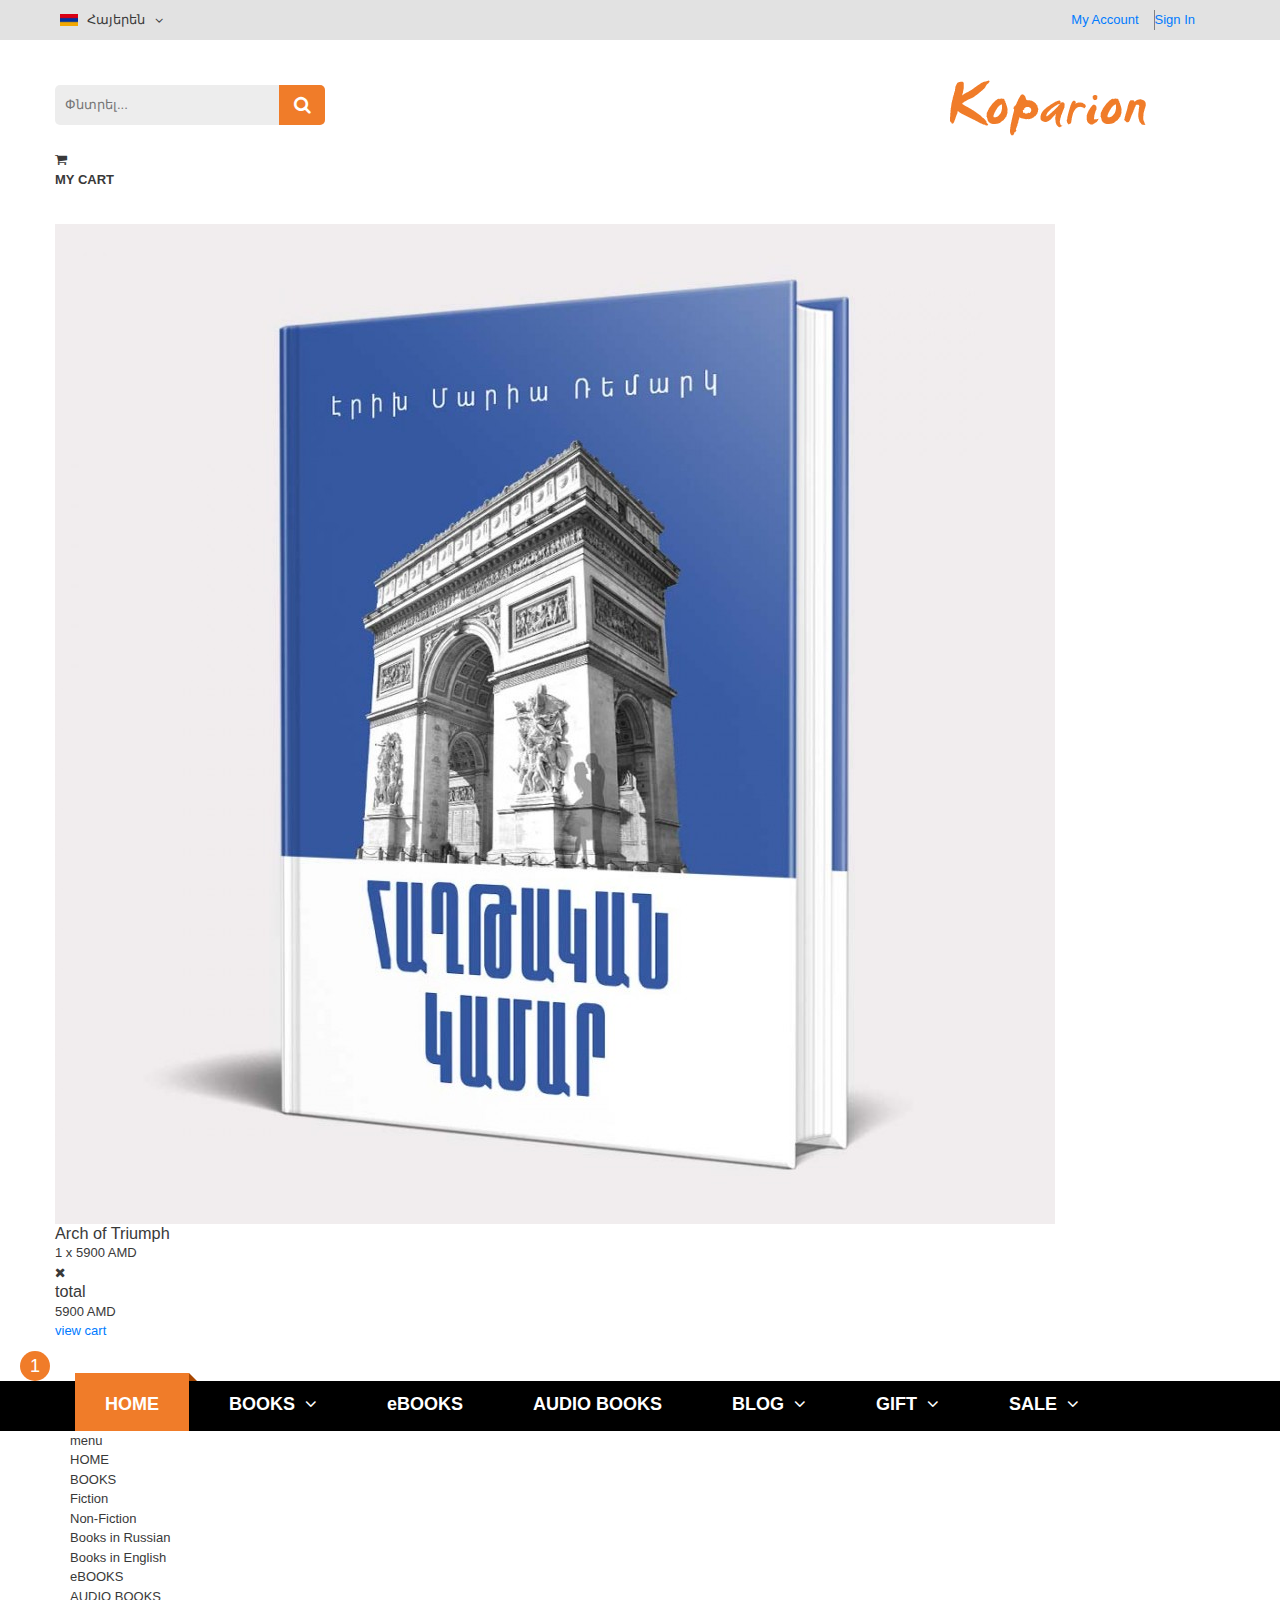
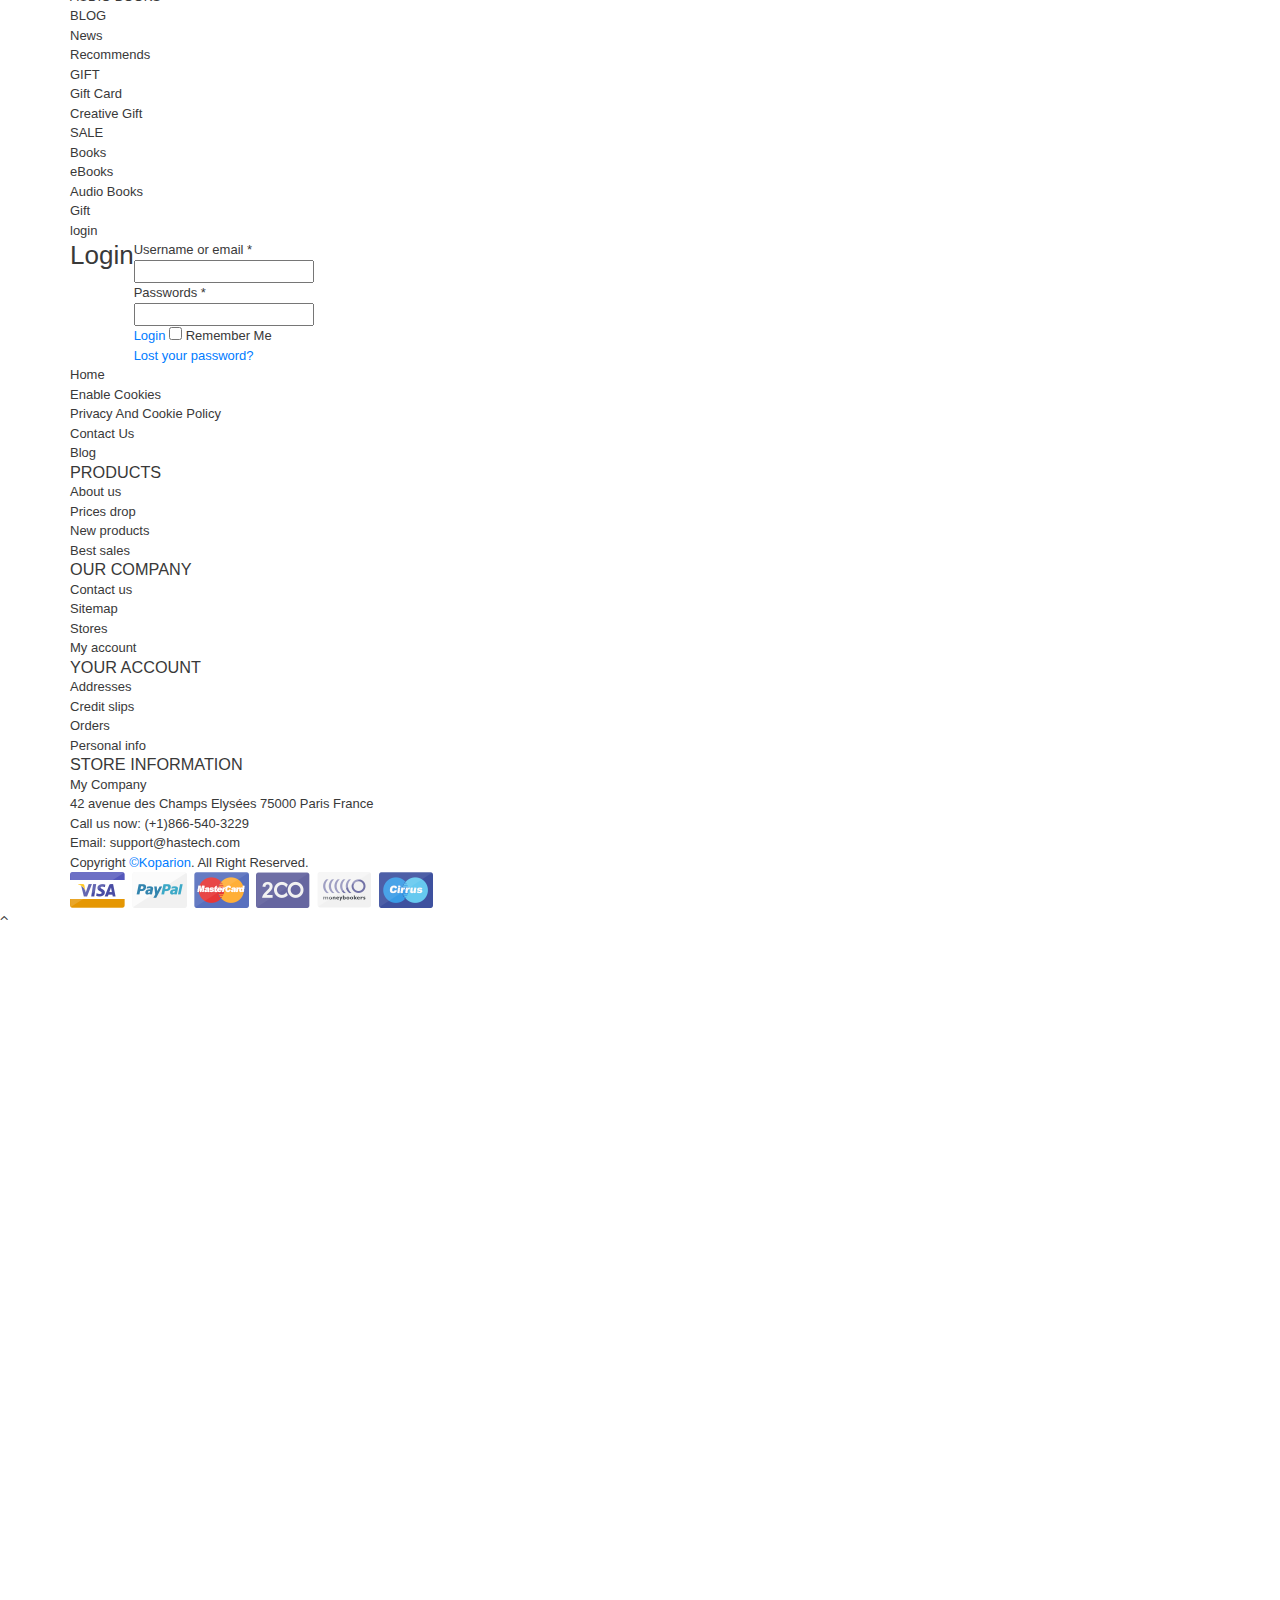
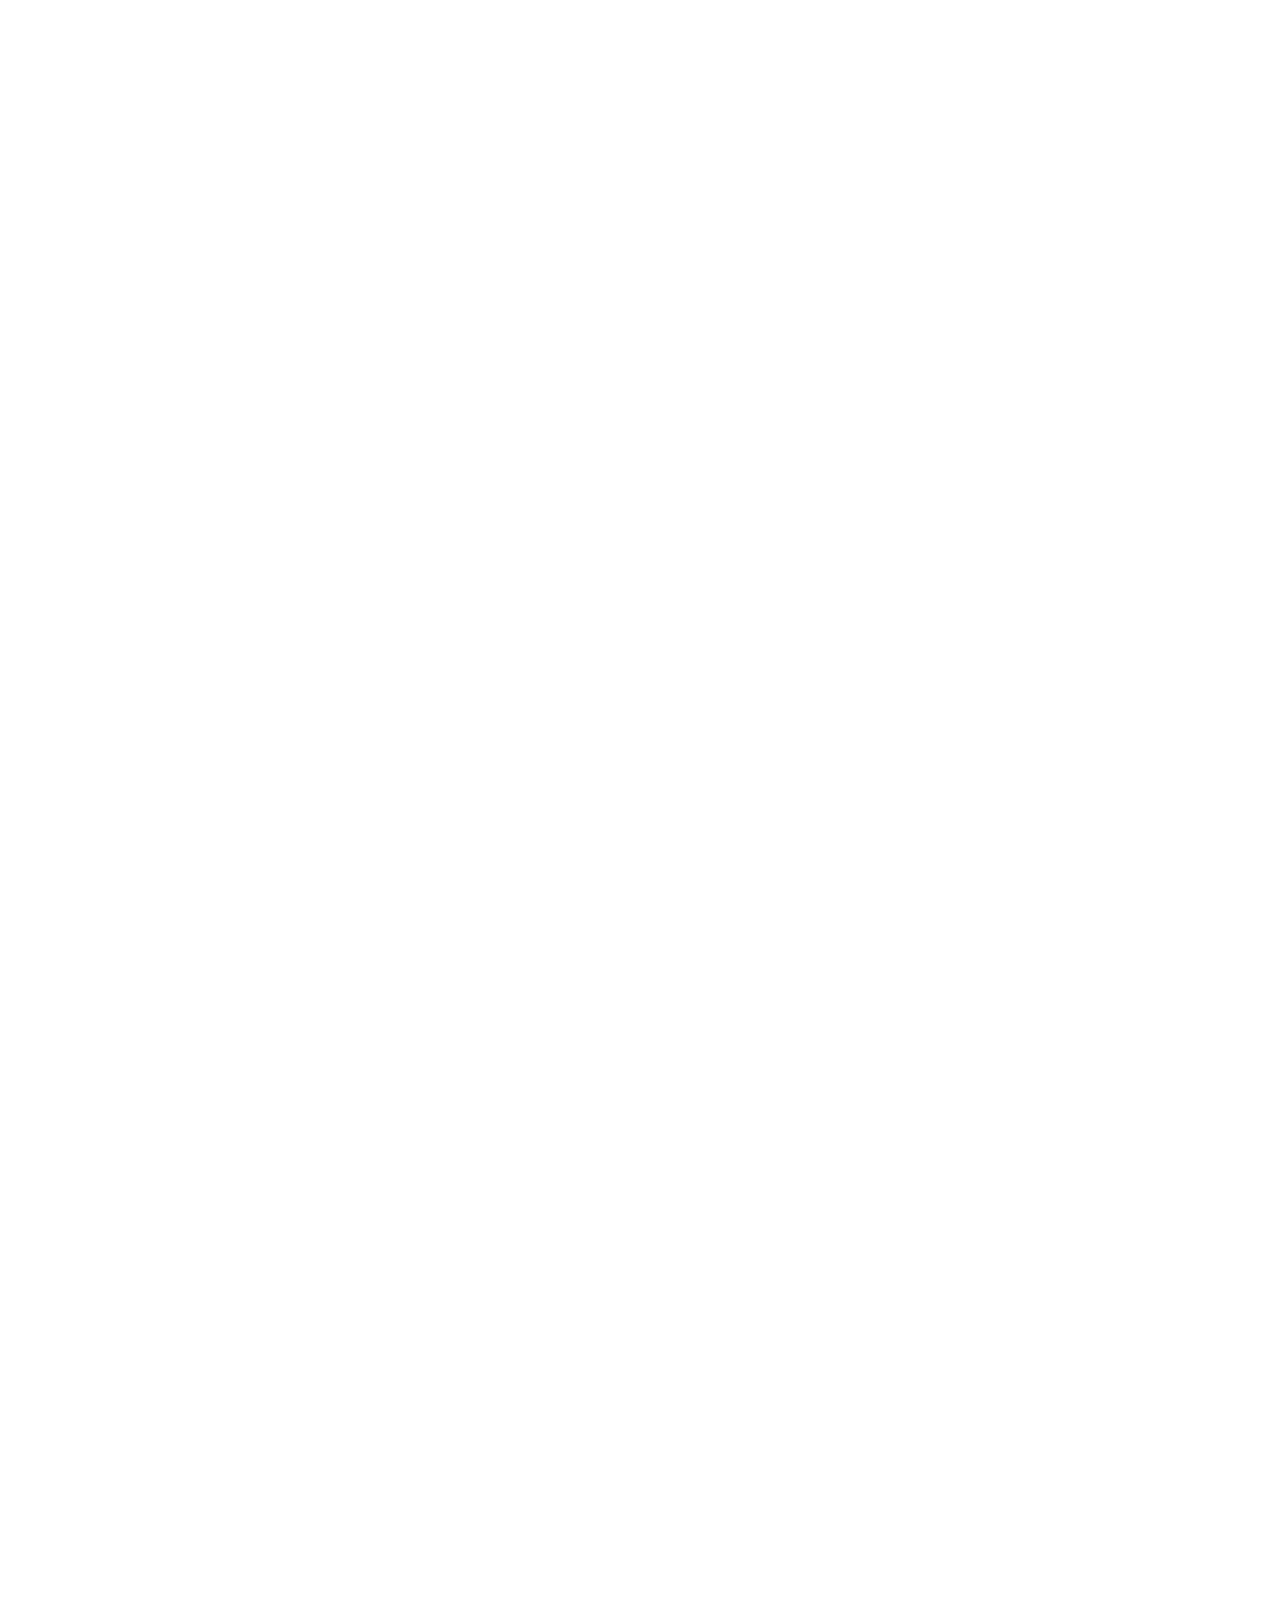
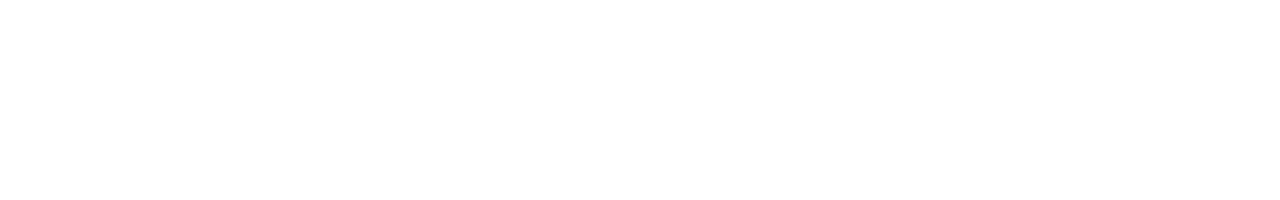
<file: login.html>
<!DOCTYPE html>
<html lang="en">
    <head>
        <meta charset="UTF-8" />
        <meta name="viewport" content="width=device-width, initial-scale=1.0" />
        <title>Book shop</title>
        <link rel="stylesheet" href="./fontawesome-free-5.14.0-web/css/all.css" />
        <link rel="stylesheet" href="./font-awesome-4.7.0/css/font-awesome.min.css" />
        <link rel="stylesheet" href="https://stackpath.bootstrapcdn.com/bootstrap/4.5.0/css/bootstrap.min.css" />
        <link rel="stylesheet" href="https://cdnjs.cloudflare.com/ajax/libs/OwlCarousel2/2.3.4/assets/owl.carousel.min.css" />
        <link rel="stylesheet" href="https://cdnjs.cloudflare.com/ajax/libs/OwlCarousel2/2.3.4/assets/owl.theme.default.min.css" />
        <script src="https://cdnjs.cloudflare.com/ajax/libs/jquery/3.5.1/jquery.js"></script>
        <script src="https://cdnjs.cloudflare.com/ajax/libs/OwlCarousel2/2.3.4/owl.carousel.min.js"></script>
        <link rel="stylesheet" href="style.css" />
        <link rel="stylesheet" href="media.css" />
    </head>
    <body>
        <header>
            <div class="header-top-area">
                <div class="container h-100 d-flex">
                    <div class="row">
                        <div class="languages-div h-100 d-flex align-items-center">
                            <div class="language small">
                                <div>
                                    <img class="image mr-2" src="images/languages/armenian-flag.jpg" alt="armenian-flag" />
                                    <p class="main-language">Հայերեն</p>
                                    <i class="fa fa-angle-down"></i>
                                </div>
                            </div>
                            <div class="languages-box">
                                <div class="language small" key="0">
                                    <div>
                                        <img class="image mr-1" src="images/languages/armenian-flag.jpg" alt="armenian-flag" />
                                        <p>Հայերեն</p>
                                    </div>
                                </div>
                                <div class="language small" key="1">
                                    <div>
                                        <img class="image mr-1" src="images/languages/russian-flag.jpg" alt="russian-flag" />
                                        <p>Русский</p>
                                    </div>
                                </div>
                                <div class="language small" key="2">
                                    <div>
                                        <img
                                            class="image mr-1"
                                            src="images/languages/the-united-kingdom-flag.jpg"
                                            alt="the-united-kingdom-flag"
                                        />
                                        <p>English</p>
                                    </div>
                                </div>
                            </div>
                        </div>
                        <div class="top-right-corner">
                            <div class="my-account">
                                <a href="my-account.html">My Account</a>
                            </div>
                            <div class="sign-in">
                                <a href="login.html">Sign In</a>
                            </div>
                        </div>
                    </div>
                </div>
            </div>

            <div class="header-mid-area">
                <div class="container h-100 d-flex">
                    <div class="row">
                        <div class="search-form">
                            <input type="text" placeholder="Փնտրել..." />
                            <div class="search-link">
                                <i class="fa fa-search" aria-hidden="true"></i>
                            </div>
                        </div>
                        <div class="main-logo">
                            <img src="./images/logo/logo.png" alt="" />
                        </div>
                        <div class="my-cart-count">
                            <div>
                                <div class="my-cart-sub">
                                    <div class="my-count">
                                        <i class="fa fa-shopping-cart"></i>
                                        <div class="count">1</div>
                                    </div>
                                    <div class="my-cart">
                                        <p>MY CART</p>
                                    </div>
                                </div>
                                <div class="mini-cart-sub">
                                    <div class="cart-product">
                                        <div class="single-cart">
                                            <div class="cart-img">
                                                <img src="./images/items/haghtakan_kamar_web-1000x1000.jpg" alt="" />
                                            </div>
                                            <div class="cart-info">
                                                <h5>Arch of Triumph</h5>
                                                <p>1 x 5900 AMD</p>
                                            </div>
                                            <div class="cart-icon">
                                                <i class="fa fa-remove"></i>
                                            </div>
                                        </div>
                                    </div>
                                    <div class="cart-totals">
                                        <h5>total</h5>
                                        <p>5900 AMD</p>
                                    </div>
                                    <div class="cart-button">
                                        <a href="">view cart</a>
                                    </div>
                                </div>
                            </div>
                        </div>
                    </div>
                </div>
            </div>
        </header>

        <div class="menu-area">
            <div class="container h-100 d-flex">
                <div class="menu">
                    <div class="menu-items active-menu-item">HOME</div>
                    <div class="menu-items books">
                        BOOKS
                        <i class="fa fa-angle-down"></i>
                        <div class="submenu">
                            <div>Fiction</div>
                            <div>Non-Fiction</div>
                            <div>Books in Russian</div>
                            <div>Books in English</div>
                        </div>
                    </div>
                    <div class="menu-items">
                        eBOOKS
                    </div>
                    <div class="menu-items">
                        AUDIO BOOKS
                    </div>
                    <div class="menu-items blog">
                        BLOG
                        <i class="fa fa-angle-down"></i>
                        <div class="submenu">
                            <div>News</div>
                            <div>Recommends</div>
                        </div>
                    </div>
                    <div class="menu-items gift">
                        GIFT
                        <i class="fa fa-angle-down"></i>
                        <div class="submenu">
                            <div>Gift Card</div>
                            <div>Creative Gift</div>
                        </div>
                    </div>
                    <div class="menu-items sale">
                        SALE
                        <i class="fa fa-angle-down"></i>
                        <div class="submenu">
                            <div>Books</div>
                            <div>eBooks</div>
                            <div>Audio Books</div>
                            <div>Gift</div>
                        </div>
                    </div>
                </div>
            </div>
        </div>

        <div class="mobile-menu-area">
            <div class="container h-100 d-flex">
                <div class="mobile-menu">
                    <div class="mean-bar">
                        <p>menu</p>
                        <div class="menu-hamburger">
                            <div class="bar1"></div>
                            <div class="bar2"></div>
                            <div class="bar3"></div>
                        </div>
                    </div>
                    <div class="mean-nav">
                        <div class="menu-hamburger-nav">
                            <div class="menu-items-mobile">
                                <div class="menu-items-mobile-nav">
                                    <p class="a">HOME</p>
                                </div>
                            </div>
                            <div class="menu-items-mobile books">
                                <div class="menu-items-mobile-nav">
                                    <p>BOOKS</p>
                                    <span class="menu-items-toggle books"></span>
                                </div>
                                <div class="submenu-mobile books">
                                    <div>Fiction</div>
                                    <div>Non-Fiction</div>
                                    <div>Books in Russian</div>
                                    <div>Books in English</div>
                                </div>
                            </div>
                            <div class="menu-items-mobile">
                                <div class="menu-items-mobile-nav">
                                    <p>eBOOKS</p>
                                </div>
                            </div>
                            <div class="menu-items-mobile">
                                <div class="menu-items-mobile-nav">
                                    <p>AUDIO BOOKS</p>
                                </div>
                            </div>
                            <div class="menu-items-mobile blog">
                                <div class="menu-items-mobile-nav">
                                    <p>BLOG</p>
                                    <span class="menu-items-toggle blog"></span>
                                </div>
                                <div class="submenu-mobile blog">
                                    <div>News</div>
                                    <div>Recommends</div>
                                </div>
                            </div>
                            <div class="menu-items-mobile gift">
                                <div class="menu-items-mobile-nav">
                                    <p>GIFT</p>
                                    <span class="menu-items-toggle gift"></span>
                                </div>
                                <div class="submenu-mobile gift">
                                    <div>Gift Card</div>
                                    <div>Creative Gift</div>
                                </div>
                            </div>
                            <div class="menu-items-mobile sale">
                                <div class="menu-items-mobile-nav">
                                    <p>SALE</p>
                                    <span class="menu-items-toggle sale"></span>
                                </div>
                                <div class="submenu-mobile sale">
                                    <div>Books</div>
                                    <div>eBooks</div>
                                    <div>Audio Books</div>
                                    <div>Gift</div>
                                </div>
                            </div>
                        </div>
                    </div>
                </div>
            </div>
        </div>

        <div class="my-account-login-area">
            <div class="container h-100 d-flex">
                <div class="my-account-menu">login</div>
            </div>
        </div>

        <div class="user-login-area">
            <div class="container h-100 d-flex">
                <div class="login-title">
                    <h2>Login</h2>
                </div>
                <div class="login-form">
                    <div class="single-login">
                        <p>Username or email *</p>
                        <input type="text" />
                    </div>
                    <div class="single-login">
                        <p>Passwords *</p>
                        <input type="text" />
                    </div>
                    <div class="single-login single-login-2">
                        <a href="">Login</a>
                        <input type="checkbox" />
                        <span>Remember Me</span>
                    </div>
                    <a href="">Lost your password?</a>
                </div>
            </div>
        </div>

        <footer>
            <div class="container h-100 d-flex">
                <div class="footer-area">
                    <div class="footer-top">
                        <div>Home</div>
                        <div>Enable Cookies</div>
                        <div>Privacy And Cookie Policy</div>
                        <div>Contact Us</div>
                        <div>Blog</div>
                    </div>
                    <div class="footer-mid">
                        <div class="footer-mid-menu">
                            <div class="single-footer">
                                <h5>PRODUCTS</h5>
                                <div class="footer-menu">
                                    <div>About us</div>
                                    <div>Prices drop</div>
                                    <div>New products</div>
                                    <div>Best sales</div>
                                </div>
                            </div>
                            <div class="single-footer">
                                <h5>OUR COMPANY</h5>
                                <div class="footer-menu">
                                    <div>Contact us</div>
                                    <div>Sitemap</div>
                                    <div>Stores</div>
                                    <div>My account</div>
                                </div>
                            </div>
                            <div class="single-footer">
                                <h5>YOUR ACCOUNT</h5>
                                <div class="footer-menu">
                                    <div>Addresses</div>
                                    <div>Credit slips</div>
                                    <div>Orders</div>
                                    <div>Personal info</div>
                                </div>
                            </div>
                        </div>
                        <div class="single-footer-information">
                            <h5>STORE INFORMATION</h5>
                            <div class="footer-information">
                                <p>
                                    My Company<br />
                                    42 avenue des Champs Elysées 75000 Paris France<br />
                                    Call us now: (+1)866-540-3229<br />
                                    Email: support@hastech.com
                                </p>
                            </div>
                        </div>
                    </div>
                    <div class="footer-bottom">
                        <p>Copyright <a href="#">©Koparion</a>. All Right Reserved.</p>
                        <img src="./images/banner-area/footer-img/1.png" alt="" />
                    </div>
                </div>
            </div>
        </footer>

        <div class="scrollUp">
            <i class="fa fa-angle-up"></i>
        </div>

        <script src="./script.js"></script>
        <script src="./libs/owlcarousel/owl.carousel.min.js"></script>
    </body>
</html>
</file>
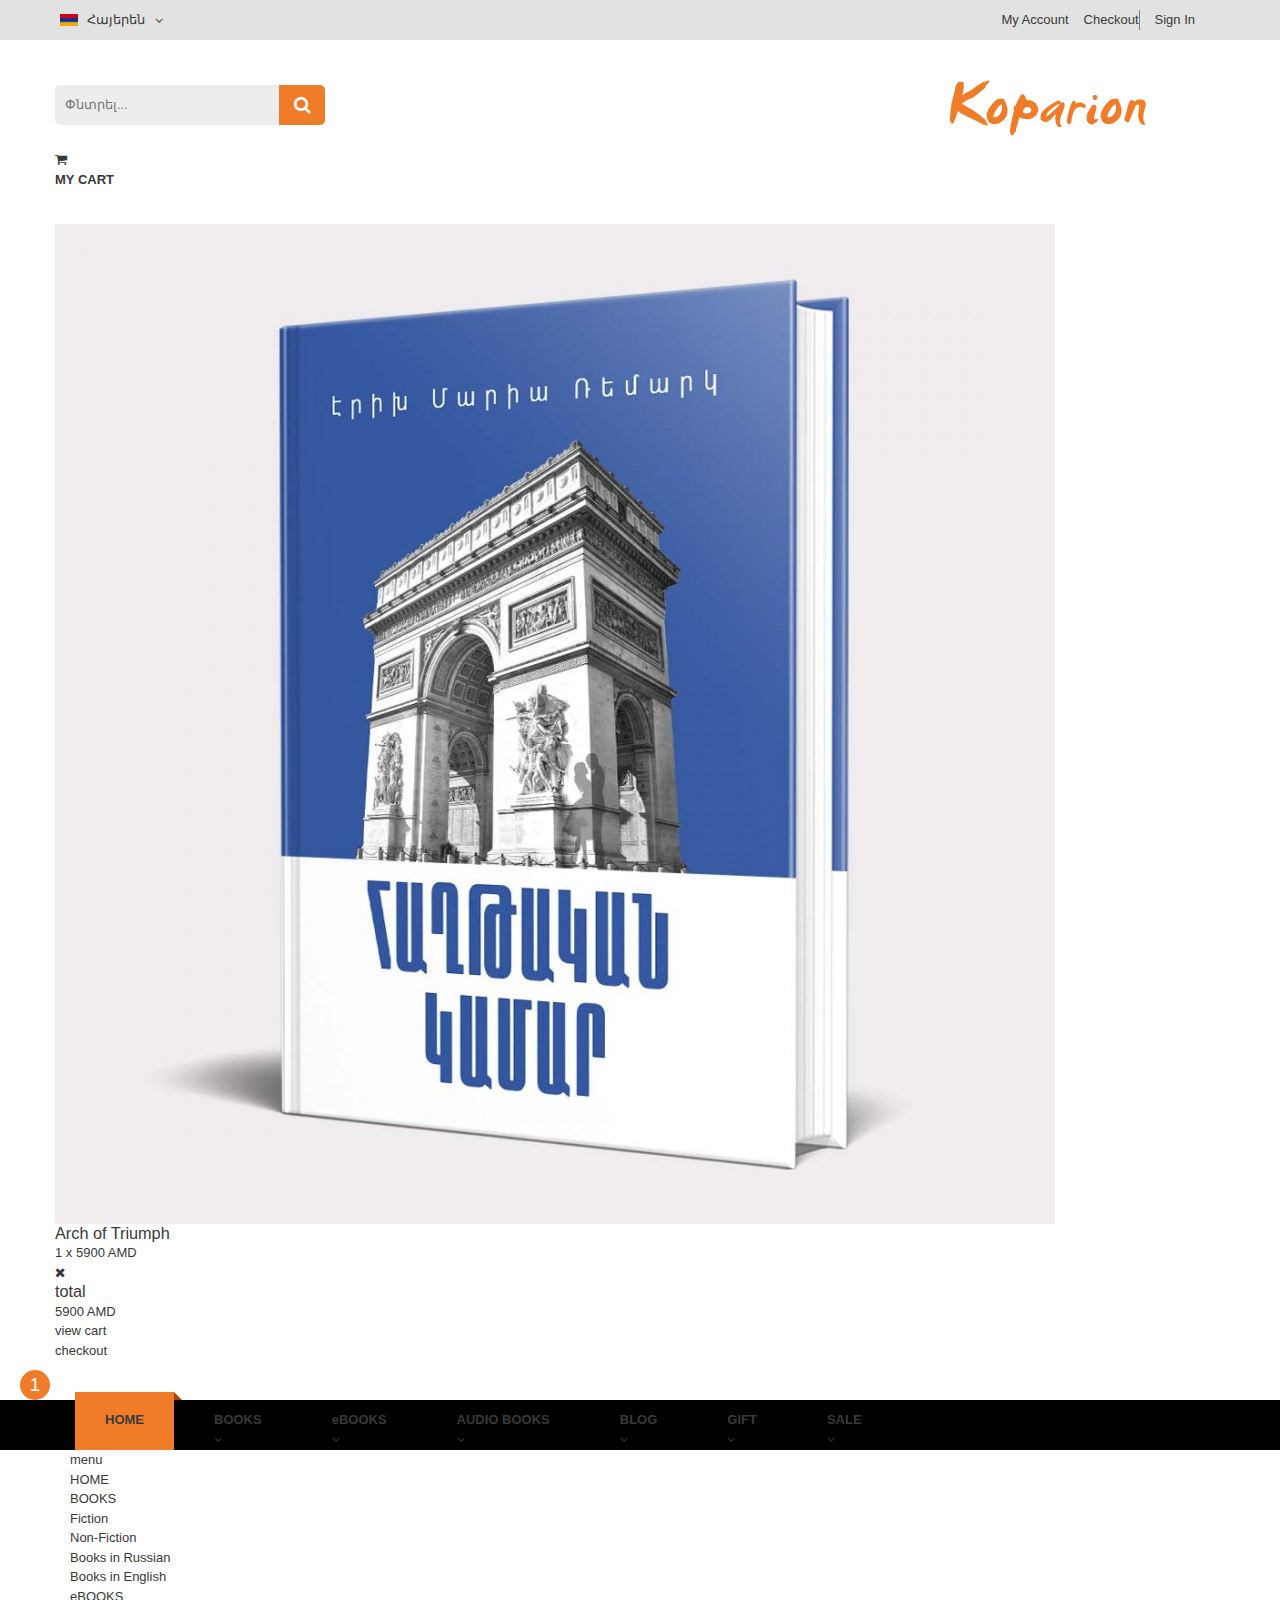
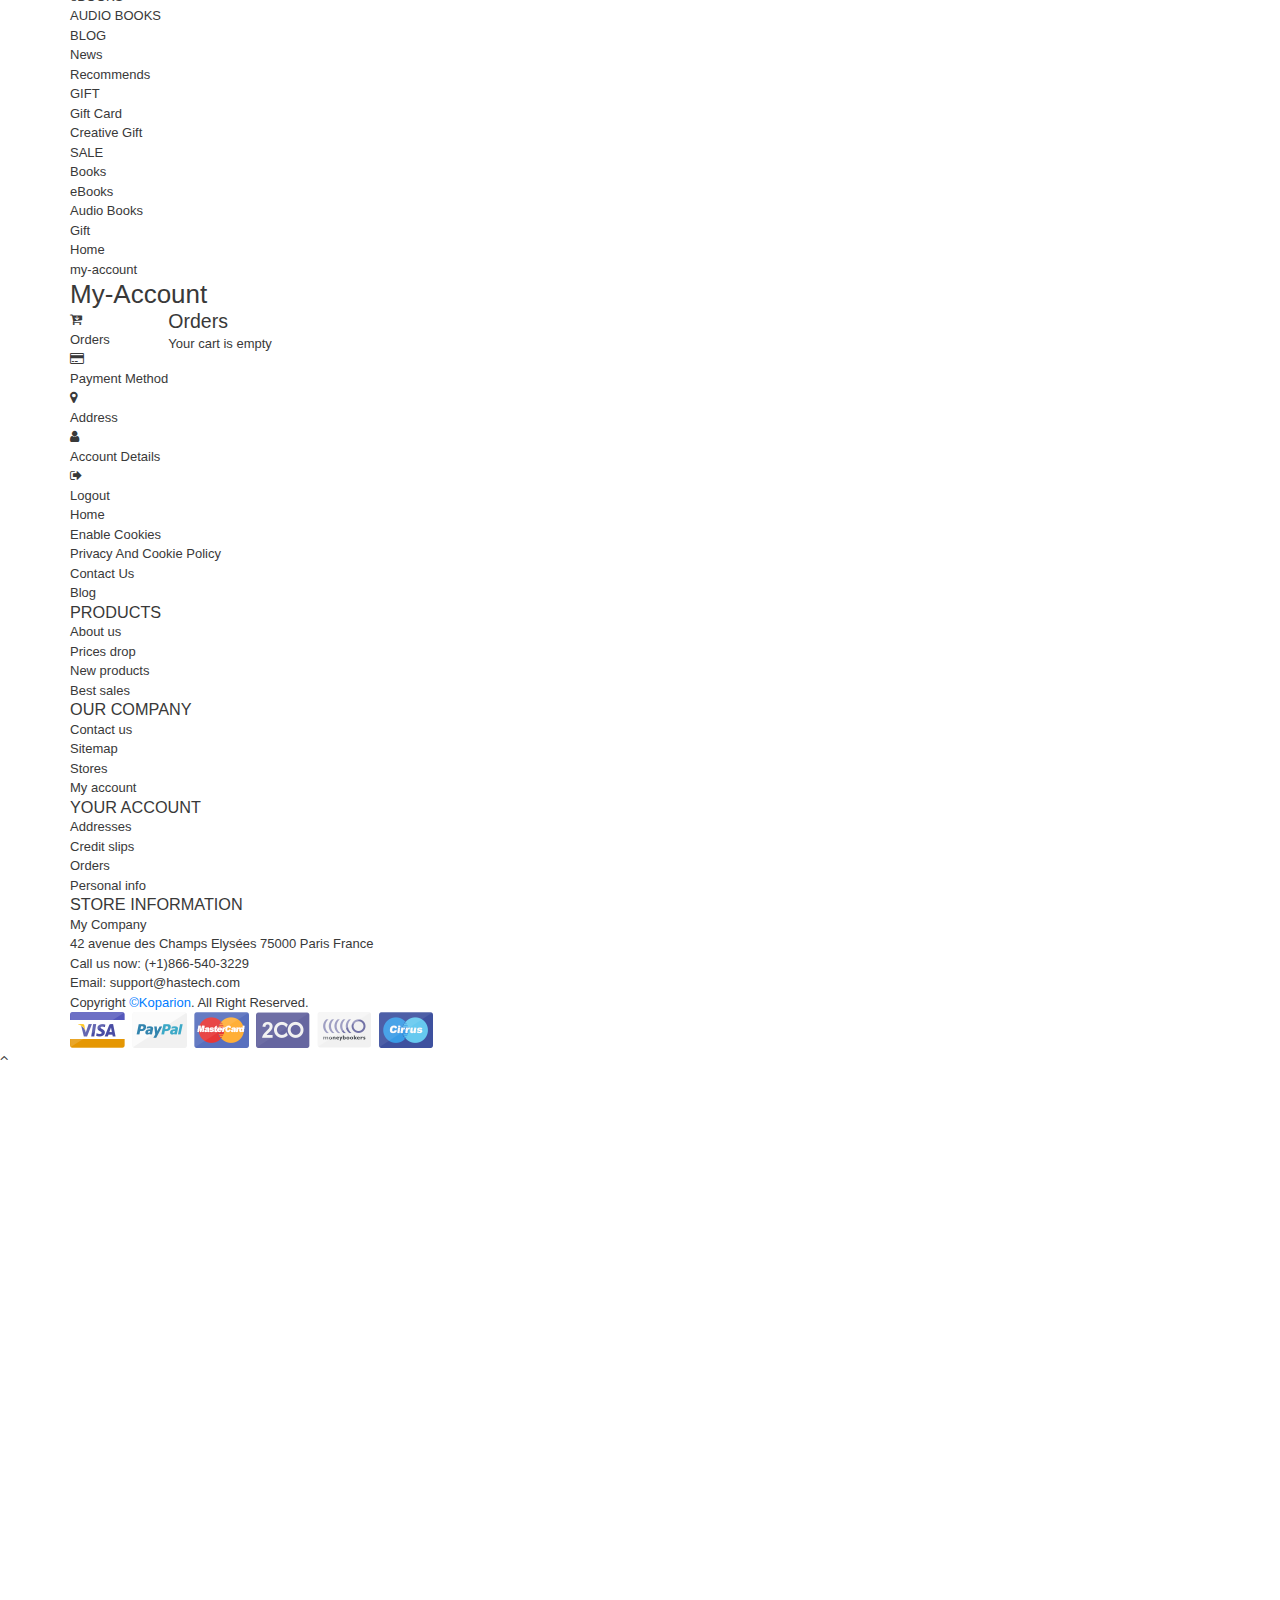
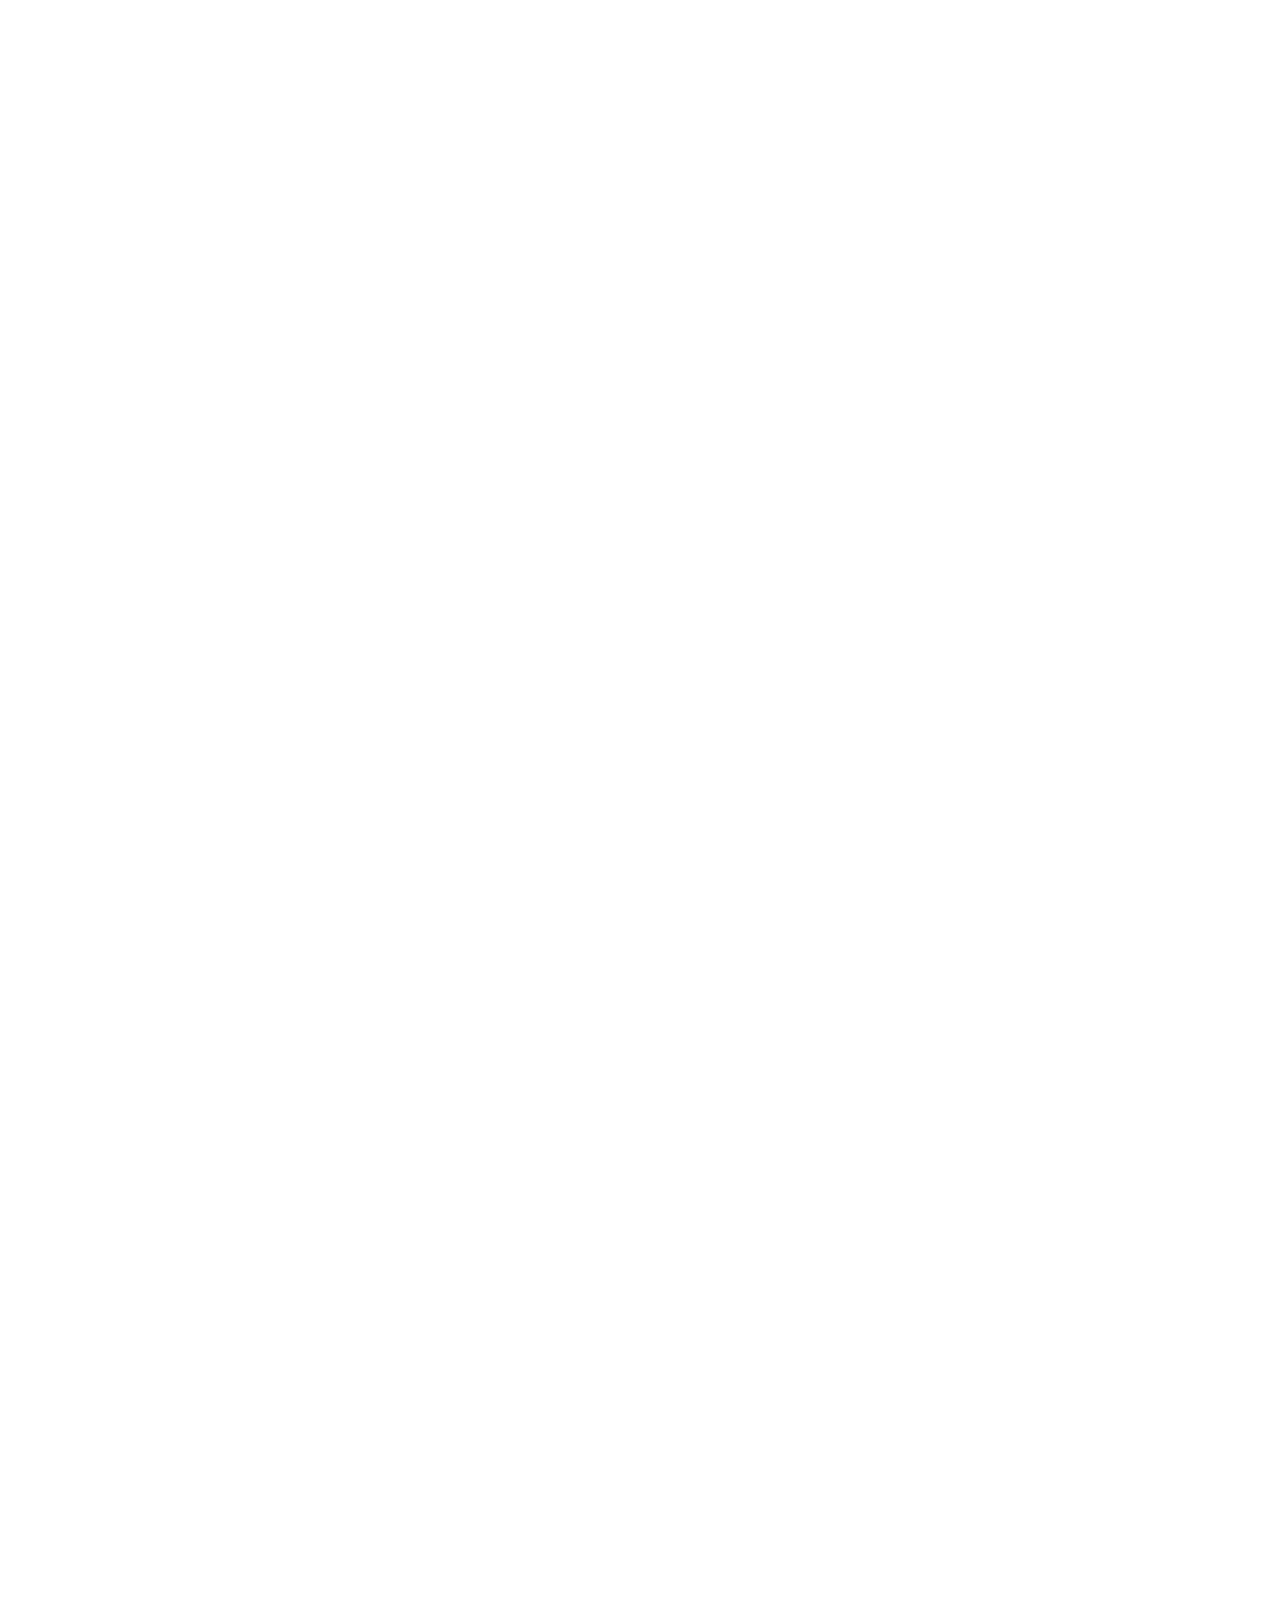
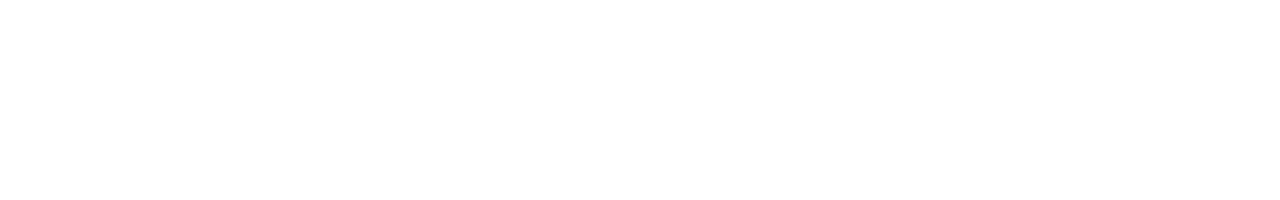
<file: my-account.html>
<!DOCTYPE html>
<html lang="en">
    <head>
        <meta charset="UTF-8" />
        <meta name="viewport" content="width=device-width, initial-scale=1.0" />
        <title>Book shop</title>
        <link rel="stylesheet" href="./fontawesome-free-5.14.0-web/css/all.css" />
        <link rel="stylesheet" href="./font-awesome-4.7.0/css/font-awesome.min.css" />
        <link rel="stylesheet" href="https://stackpath.bootstrapcdn.com/bootstrap/4.5.0/css/bootstrap.min.css" />
        <link rel="stylesheet" href="https://cdnjs.cloudflare.com/ajax/libs/OwlCarousel2/2.3.4/assets/owl.carousel.min.css" />
        <link rel="stylesheet" href="https://cdnjs.cloudflare.com/ajax/libs/OwlCarousel2/2.3.4/assets/owl.theme.default.min.css" />
        <script src="https://cdnjs.cloudflare.com/ajax/libs/jquery/3.5.1/jquery.js"></script>
        <script src="https://cdnjs.cloudflare.com/ajax/libs/OwlCarousel2/2.3.4/owl.carousel.min.js"></script>
        <link rel="stylesheet" href="style.css" />
        <link rel="stylesheet" href="media.css" />
    </head>
    <body>
        <header>
            <div class="header-top-area">
                <div class="container h-100 d-flex">
                    <div class="row">
                        <div class="languages-div h-100 d-flex align-items-center">
                            <div class="language small">
                                <div>
                                    <img class="image mr-2" src="images/languages/armenian-flag.jpg" alt="armenian-flag" />
                                    <p class="main-language">Հայերեն</p>
                                    <i class="fa fa-angle-down"></i>
                                </div>
                            </div>
                            <div class="languages-box">
                                <div class="language small" key="0">
                                    <div>
                                        <img class="image mr-1" src="images/languages/armenian-flag.jpg" alt="armenian-flag" />
                                        <p>Հայերեն</p>
                                    </div>
                                </div>
                                <div class="language small" key="1">
                                    <div>
                                        <img class="image mr-1" src="images/languages/russian-flag.jpg" alt="russian-flag" />
                                        <p>Русский</p>
                                    </div>
                                </div>
                                <div class="language small" key="2">
                                    <div>
                                        <img
                                            class="image mr-1"
                                            src="images/languages/the-united-kingdom-flag.jpg"
                                            alt="the-united-kingdom-flag"
                                        />
                                        <p>English</p>
                                    </div>
                                </div>
                            </div>
                        </div>
                        <div class="top-right-corner">
                            <div class="my-account" onclick="func('my-account.html')">
                                <p>My Account</p>
                            </div>
                            <div class="checkout" onclick="func('checkout.html')">
                                <p>Checkout</p>
                            </div>
                            <div class="sign-in" onclick="func('login.html')">
                                <p>Sign In</p>
                            </div>
                        </div>
                    </div>
                </div>
            </div>

            <div class="header-mid-area">
                <div class="container h-100 d-flex">
                    <div class="row">
                        <div class="search-form">
                            <input type="text" placeholder="Փնտրել..." />
                            <div class="search-link">
                                <i class="fa fa-search" aria-hidden="true"></i>
                            </div>
                        </div>
                        <div class="main-logo">
                            <img src="./images/logo/logo.png" alt="" />
                        </div>
                        <div class="my-cart-count">
                            <div>
                                <div class="my-cart-sub">
                                    <div class="my-count">
                                        <i class="fa fa-shopping-cart"></i>
                                        <div class="count">1</div>
                                    </div>
                                    <div class="my-cart">
                                        <p>MY CART</p>
                                    </div>
                                </div>
                                <div class="mini-cart-sub">
                                    <div class="cart-product">
                                        <div class="single-cart">
                                            <div class="cart-img">
                                                <img src="./images/items/haghtakan_kamar_web-1000x1000.jpg" alt="" />
                                            </div>
                                            <div class="cart-info">
                                                <h5>Arch of Triumph</h5>
                                                <p>1 x 5900 AMD</p>
                                            </div>
                                            <div class="cart-icon">
                                                <i class="fa fa-remove"></i>
                                            </div>
                                        </div>
                                    </div>
                                    <div class="cart-totals">
                                        <h5>total</h5>
                                        <p>5900 AMD</p>
                                    </div>
                                    <div class="cart-button" onclick="func('my-cart.html')">
                                        <p>view cart</p>
                                    </div>
                                    <div class="checkout-button" onclick="func('checkout.html')">
                                        <p>checkout</p>
                                    </div>
                                </div>
                            </div>
                        </div>
                    </div>
                </div>
            </div>
        </header>

        <div class="menu-area">
            <div class="container h-100 d-flex">
                <div class="menu">
                    <div class="menu-items active-menu-item">
                        <div class="menu-items-sub" onclick="func('index.html')">
                            <p>HOME</p>
                        </div>
                    </div>
                    <div class="menu-items books">
                        <div class="menu-items-sub" onclick="func('books.html')">
                            <p>BOOKS</p>
                            <i class="fa fa-angle-down"></i>
                        </div>
                        <div class="submenu">
                            <div>Fiction</div>
                            <div>Non-Fiction</div>
                            <div>Books in Russian</div>
                            <div>Books in English</div>
                        </div>
                    </div>
                    <div class="menu-items ebooks">
                        <div class="menu-items-sub" onclick="func('ebooks.html')">
                            <p>eBOOKS</p>
                            <i class="fa fa-angle-down"></i>
                        </div>
                        <div class="submenu">
                            <div>Fiction</div>
                            <div>Non-Fiction</div>
                            <div>Books in Russian</div>
                            <div>Books in English</div>
                        </div>
                    </div>
                    <div class="menu-items audiobooks">
                        <div class="menu-items-sub" onclick="func('audiobooks.html')">
                            <p>AUDIO BOOKS</p>
                            <i class="fa fa-angle-down"></i>
                        </div>
                        <div class="submenu">
                            <div>Fiction</div>
                            <div>Non-Fiction</div>
                            <div>Books in Russian</div>
                            <div>Books in English</div>
                        </div>
                    </div>
                    <div class="menu-items blog">
                        <div class="menu-items-sub" onclick="func('blog.html')">
                            <p>BLOG</p>
                            <i class="fa fa-angle-down"></i>
                        </div>
                        <div class="submenu">
                            <div>News</div>
                            <div>Recommends</div>
                        </div>
                    </div>
                    <div class="menu-items gift">
                        <div class="menu-items-sub" onclick="func('gift.html')">
                            <p>GIFT</p>
                            <i class="fa fa-angle-down"></i>
                        </div>
                        <div class="submenu">
                            <div>Gift Card</div>
                            <div>Creative Gift</div>
                        </div>
                    </div>
                    <div class="menu-items sale">
                        <div class="menu-items-sub" onclick="func('sale.html')">
                            <p>SALE</p>
                            <i class="fa fa-angle-down"></i>
                        </div>
                        <div class="submenu">
                            <div>Books</div>
                            <div>eBooks</div>
                            <div>Audio Books</div>
                            <div>Gift</div>
                        </div>
                    </div>
                </div>
            </div>
        </div>

        <div class="mobile-menu-area">
            <div class="container h-100 d-flex">
                <div class="mobile-menu">
                    <div class="mean-bar">
                        <p>menu</p>
                        <div class="menu-hamburger">
                            <div class="bar1"></div>
                            <div class="bar2"></div>
                            <div class="bar3"></div>
                        </div>
                    </div>
                    <div class="mean-nav">
                        <div class="menu-hamburger-nav">
                            <div class="menu-items-mobile">
                                <div class="menu-items-mobile-nav" onclick="func('index.html')">
                                    <p class="a">HOME</p>
                                </div>
                            </div>
                            <div class="menu-items-mobile books">
                                <div class="menu-items-mobile-nav" onclick="func('books.html')">
                                    <p>BOOKS</p>
                                    <span class="menu-items-toggle books"></span>
                                </div>
                                <div class="submenu-mobile books">
                                    <div>Fiction</div>
                                    <div>Non-Fiction</div>
                                    <div>Books in Russian</div>
                                    <div>Books in English</div>
                                </div>
                            </div>
                            <div class="menu-items-mobile">
                                <div class="menu-items-mobile-nav" onclick="func('ebooks.html')">
                                    <p>eBOOKS</p>
                                </div>
                            </div>
                            <div class="menu-items-mobile">
                                <div class="menu-items-mobile-nav" onclick="func('audiobooks.html')">
                                    <p>AUDIO BOOKS</p>
                                </div>
                            </div>
                            <div class="menu-items-mobile blog">
                                <div class="menu-items-mobile-nav" onclick="func('blog.html')">
                                    <p>BLOG</p>
                                    <span class="menu-items-toggle blog"></span>
                                </div>
                                <div class="submenu-mobile blog">
                                    <div>News</div>
                                    <div>Recommends</div>
                                </div>
                            </div>
                            <div class="menu-items-mobile gift">
                                <div class="menu-items-mobile-nav" onclick="func('gift.html')">
                                    <p>GIFT</p>
                                    <span class="menu-items-toggle gift"></span>
                                </div>
                                <div class="submenu-mobile gift">
                                    <div>Gift Card</div>
                                    <div>Creative Gift</div>
                                </div>
                            </div>
                            <div class="menu-items-mobile sale">
                                <div class="menu-items-mobile-nav" onclick="func('sale.html')">
                                    <p>SALE</p>
                                    <span class="menu-items-toggle sale"></span>
                                </div>
                                <div class="submenu-mobile sale">
                                    <div>Books</div>
                                    <div>eBooks</div>
                                    <div>Audio Books</div>
                                    <div>Gift</div>
                                </div>
                            </div>
                        </div>
                    </div>
                </div>
            </div>
        </div>

        <div class="my-account-area">
            <div class="container h-100 d-flex">
                <div class="my-account-menu">
                    <p class="breadcrumbs-menu" onclick="func('index.html')">Home</p>
                    <p class="breadcrumbs-menu-active">my-account</p>
                </div>
            </div>
        </div>

        <div class="entry-header-area">
            <div class="container h-100 d-flex">
                <h2>My-Account</h2>
            </div>
        </div>

        <div class="my-account-wrapper">
            <div class="container h-100 d-flex">
                <div class="my-account-tab-menu">
                    <div class="active">
                        <i class="fa fa-cart-arrow-down"></i>
                        <p>Orders</p>
                    </div>
                    <div>
                        <i class="fa fa-credit-card"></i>
                        <p>Payment Method</p>
                    </div>
                    <div>
                        <i class="fa fa-map-marker"></i>
                        <p>Address</p>
                    </div>
                    <div>
                        <i class="fa fa-user"></i>
                        <p>Account Details</p>
                    </div>
                    <div>
                        <i class="fa fa-sign-out"></i>
                        <p>Logout</p>
                    </div>
                </div>
                <div class="my-account-tab-content">
                    <div class="my-account-content">
                        <h4>Orders</h4>
                        <p>Your cart is empty</p>
                    </div>
                </div>
            </div>
        </div>

        <footer>
            <div class="container h-100 d-flex">
                <div class="footer-area">
                    <div class="footer-top">
                        <div>Home</div>
                        <div>Enable Cookies</div>
                        <div>Privacy And Cookie Policy</div>
                        <div>Contact Us</div>
                        <div>Blog</div>
                    </div>
                    <div class="footer-mid">
                        <div class="footer-mid-menu">
                            <div class="single-footer">
                                <h5>PRODUCTS</h5>
                                <div class="footer-menu">
                                    <div>About us</div>
                                    <div>Prices drop</div>
                                    <div>New products</div>
                                    <div>Best sales</div>
                                </div>
                            </div>
                            <div class="single-footer">
                                <h5>OUR COMPANY</h5>
                                <div class="footer-menu">
                                    <div>Contact us</div>
                                    <div>Sitemap</div>
                                    <div>Stores</div>
                                    <div>My account</div>
                                </div>
                            </div>
                            <div class="single-footer">
                                <h5>YOUR ACCOUNT</h5>
                                <div class="footer-menu">
                                    <div>Addresses</div>
                                    <div>Credit slips</div>
                                    <div>Orders</div>
                                    <div>Personal info</div>
                                </div>
                            </div>
                        </div>
                        <div class="single-footer-information">
                            <h5>STORE INFORMATION</h5>
                            <div class="footer-information">
                                <p>
                                    My Company<br />
                                    42 avenue des Champs Elysées 75000 Paris France<br />
                                    Call us now: (+1)866-540-3229<br />
                                    Email: support@hastech.com
                                </p>
                            </div>
                        </div>
                    </div>
                    <div class="footer-bottom">
                        <p>Copyright <a href="#">©Koparion</a>. All Right Reserved.</p>
                        <img src="./images/banner-area/footer-img/1.png" alt="" />
                    </div>
                </div>
            </div>
        </footer>

        <div class="scrollUp">
            <i class="fa fa-angle-up"></i>
        </div>

        <script src="./script.js"></script>
        <script src="./libs/owlcarousel/owl.carousel.min.js"></script>
    </body>
</html>
</file>
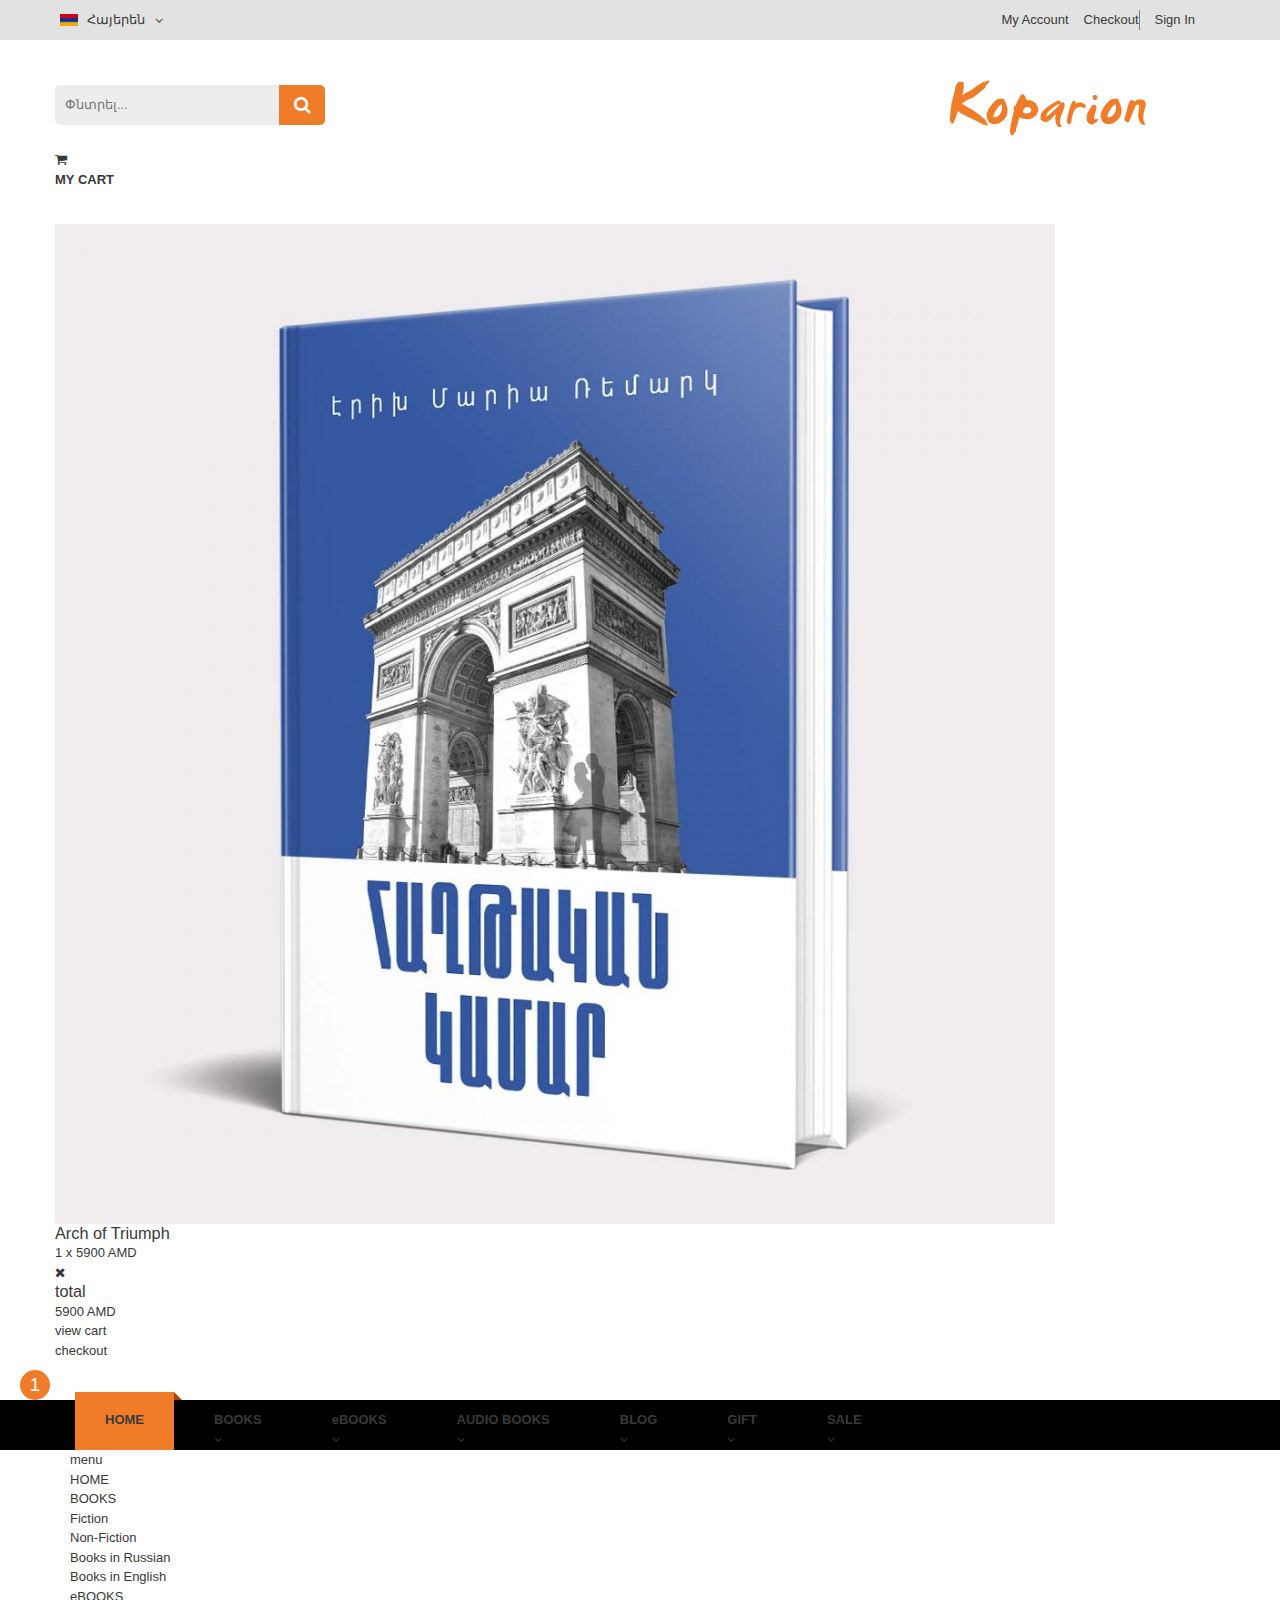
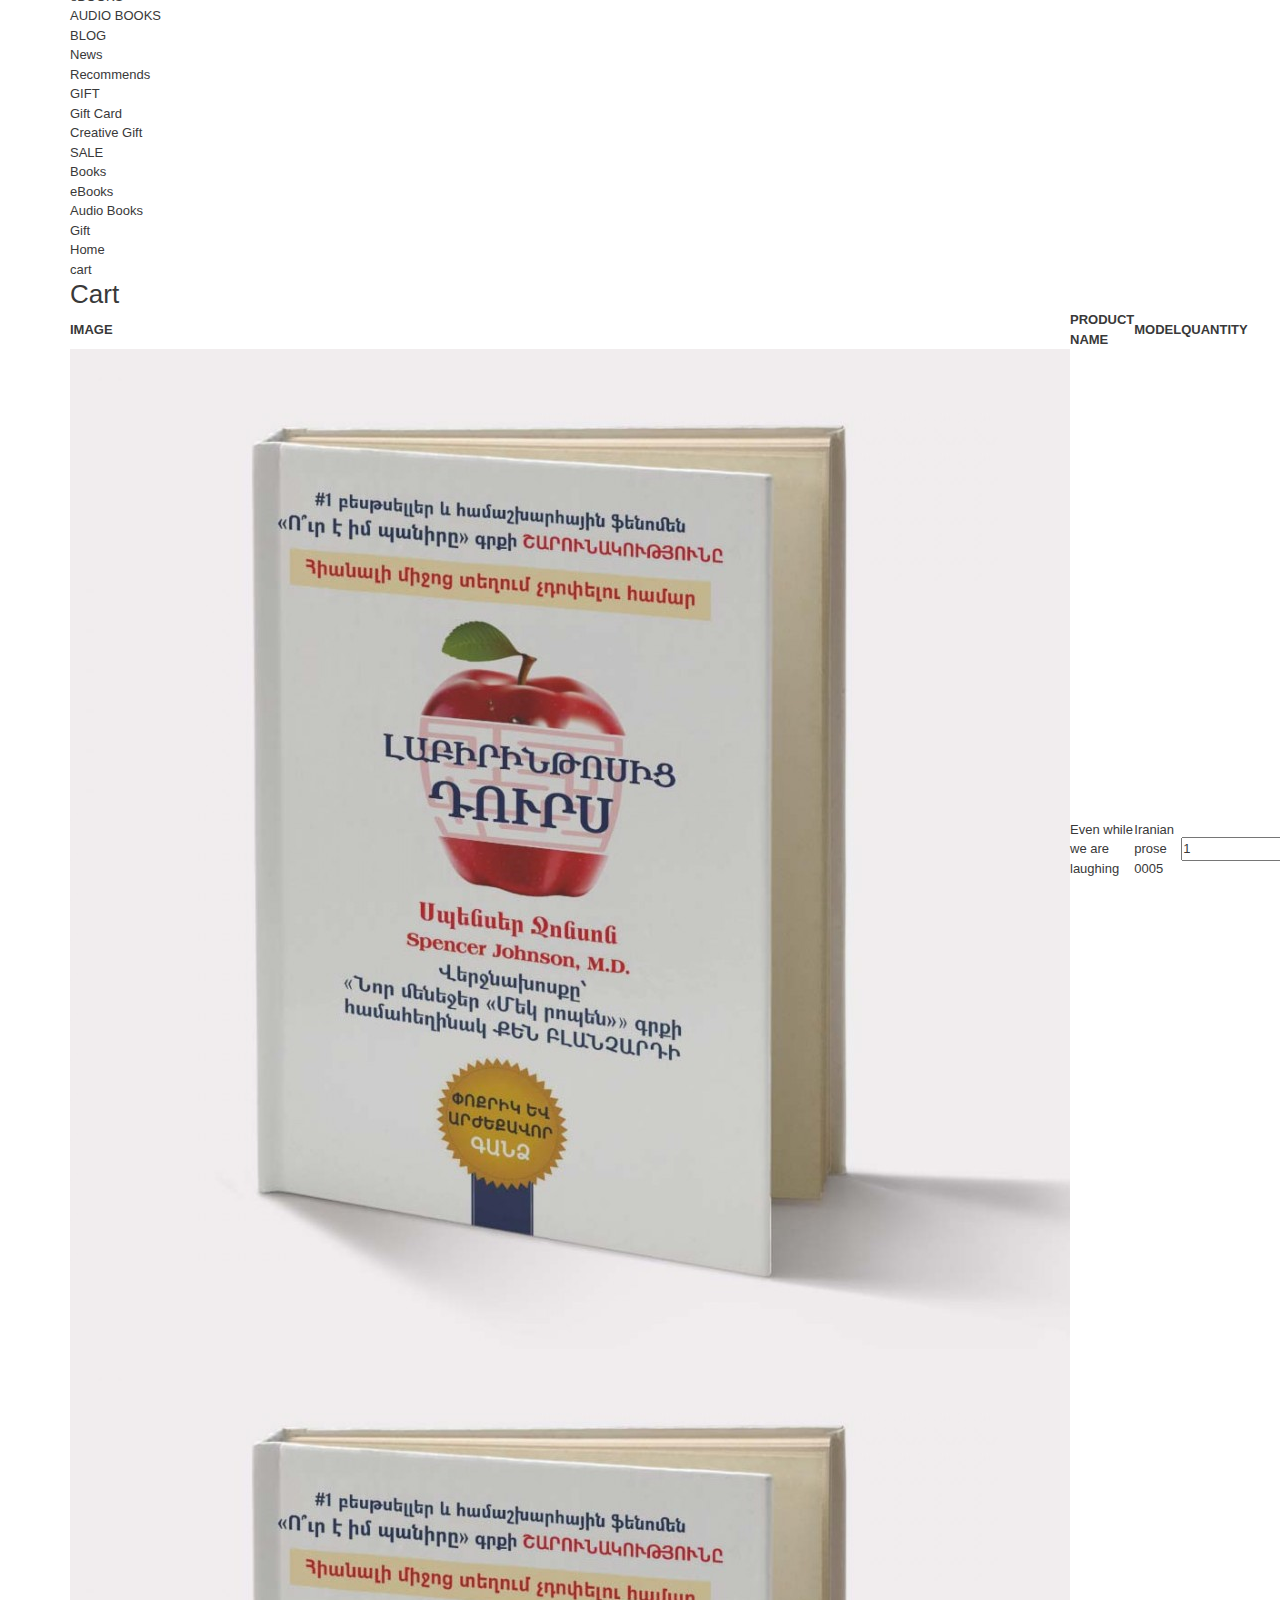
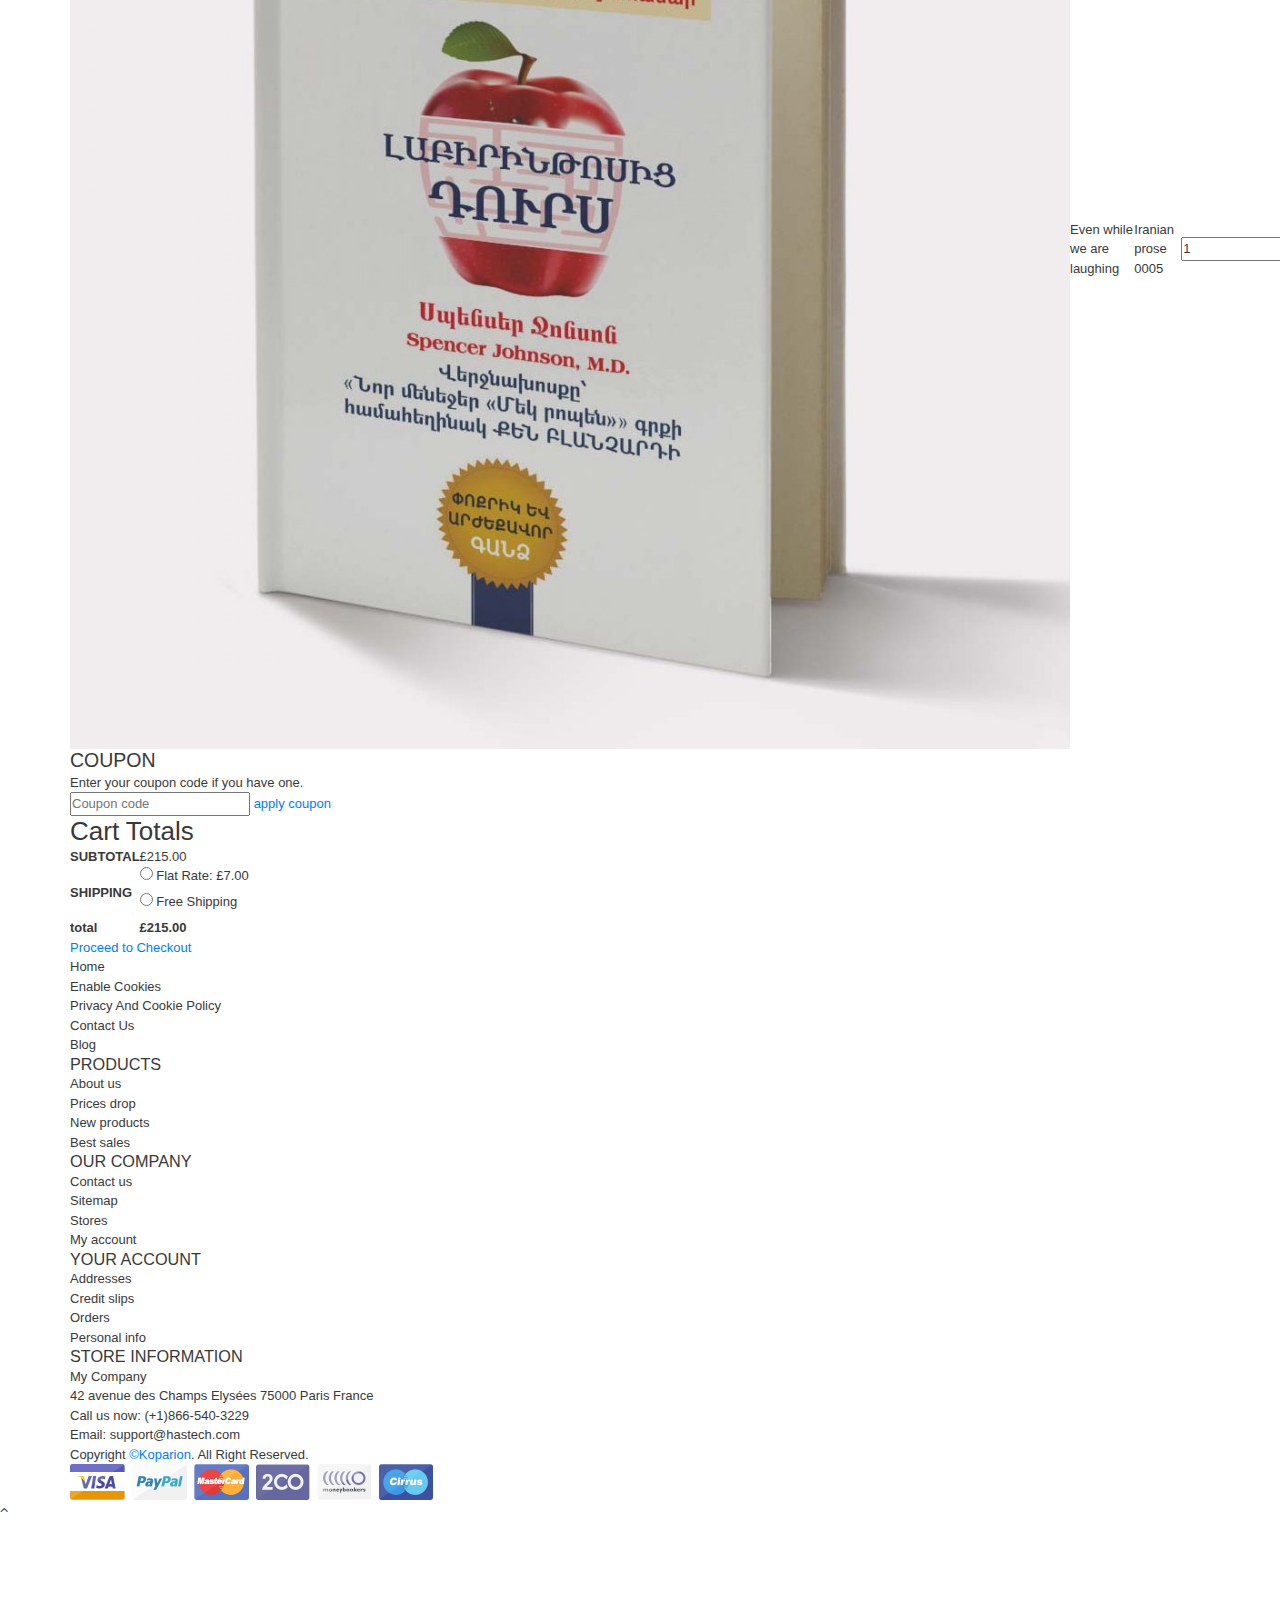
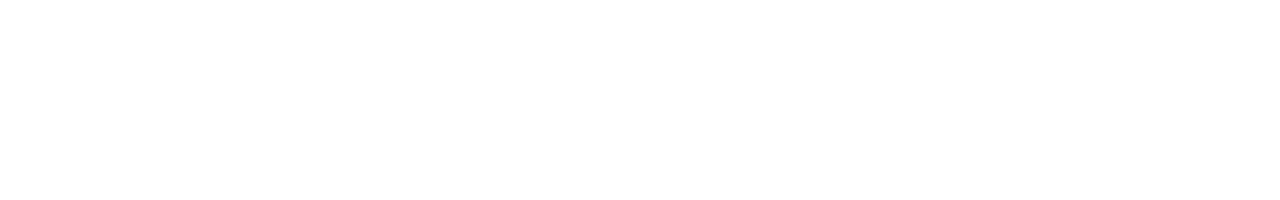
<file: my-cart.html>
<!DOCTYPE html>
<html lang="en">
    <head>
        <meta charset="UTF-8" />
        <meta name="viewport" content="width=device-width, initial-scale=1.0" />
        <title>Book shop</title>
        <link rel="stylesheet" href="./fontawesome-free-5.14.0-web/css/all.css" />
        <link rel="stylesheet" href="./font-awesome-4.7.0/css/font-awesome.min.css" />
        <link rel="stylesheet" href="https://stackpath.bootstrapcdn.com/bootstrap/4.5.0/css/bootstrap.min.css" />
        <link rel="stylesheet" href="https://cdnjs.cloudflare.com/ajax/libs/OwlCarousel2/2.3.4/assets/owl.carousel.min.css" />
        <link rel="stylesheet" href="https://cdnjs.cloudflare.com/ajax/libs/OwlCarousel2/2.3.4/assets/owl.theme.default.min.css" />
        <script src="https://cdnjs.cloudflare.com/ajax/libs/jquery/3.5.1/jquery.js"></script>
        <script src="https://cdnjs.cloudflare.com/ajax/libs/OwlCarousel2/2.3.4/owl.carousel.min.js"></script>
        <link rel="stylesheet" href="style.css" />
        <link rel="stylesheet" href="media.css" />
    </head>
    <body>
        <header>
            <div class="header-top-area">
                <div class="container h-100 d-flex">
                    <div class="row">
                        <div class="languages-div h-100 d-flex align-items-center">
                            <div class="language small">
                                <div>
                                    <img class="image mr-2" src="images/languages/armenian-flag.jpg" alt="armenian-flag" />
                                    <p class="main-language">Հայերեն</p>
                                    <i class="fa fa-angle-down"></i>
                                </div>
                            </div>
                            <div class="languages-box">
                                <div class="language small" key="0">
                                    <div>
                                        <img class="image mr-1" src="images/languages/armenian-flag.jpg" alt="armenian-flag" />
                                        <p>Հայերեն</p>
                                    </div>
                                </div>
                                <div class="language small" key="1">
                                    <div>
                                        <img class="image mr-1" src="images/languages/russian-flag.jpg" alt="russian-flag" />
                                        <p>Русский</p>
                                    </div>
                                </div>
                                <div class="language small" key="2">
                                    <div>
                                        <img
                                            class="image mr-1"
                                            src="images/languages/the-united-kingdom-flag.jpg"
                                            alt="the-united-kingdom-flag"
                                        />
                                        <p>English</p>
                                    </div>
                                </div>
                            </div>
                        </div>
                        <div class="top-right-corner">
                            <div class="my-account" onclick="func('my-account.html')">
                                <p>My Account</p>
                            </div>
                            <div class="checkout" onclick="func('checkout.html')">
                                <p>Checkout</p>
                            </div>
                            <div class="sign-in" onclick="func('login.html')">
                                <p>Sign In</p>
                            </div>
                        </div>
                    </div>
                </div>
            </div>

            <div class="header-mid-area">
                <div class="container h-100 d-flex">
                    <div class="row">
                        <div class="search-form">
                            <input type="text" placeholder="Փնտրել..." />
                            <div class="search-link">
                                <i class="fa fa-search" aria-hidden="true"></i>
                            </div>
                        </div>
                        <div class="main-logo">
                            <img src="./images/logo/logo.png" alt="" />
                        </div>
                        <div class="my-cart-count">
                            <div>
                                <div class="my-cart-sub">
                                    <div class="my-count">
                                        <i class="fa fa-shopping-cart"></i>
                                        <div class="count">1</div>
                                    </div>
                                    <div class="my-cart">
                                        <p>MY CART</p>
                                    </div>
                                </div>
                                <div class="mini-cart-sub">
                                    <div class="cart-product">
                                        <div class="single-cart">
                                            <div class="cart-img">
                                                <img src="./images/items/haghtakan_kamar_web-1000x1000.jpg" alt="" />
                                            </div>
                                            <div class="cart-info">
                                                <h5>Arch of Triumph</h5>
                                                <p>1 x 5900 AMD</p>
                                            </div>
                                            <div class="cart-icon">
                                                <i class="fa fa-remove"></i>
                                            </div>
                                        </div>
                                    </div>
                                    <div class="cart-totals">
                                        <h5>total</h5>
                                        <p>5900 AMD</p>
                                    </div>
                                    <div class="cart-button" onclick="func('my-cart.html')">
                                        <p>view cart</p>
                                    </div>
                                    <div class="checkout-button" onclick="func('checkout.html')">
                                        <p>checkout</p>
                                    </div>
                                </div>
                            </div>
                        </div>
                    </div>
                </div>
            </div>
        </header>

        <div class="menu-area">
            <div class="container h-100 d-flex">
                <div class="menu">
                    <div class="menu-items active-menu-item">
                        <div class="menu-items-sub" onclick="func('index.html')">
                            <p>HOME</p>
                        </div>
                    </div>
                    <div class="menu-items books">
                        <div class="menu-items-sub" onclick="func('books.html')">
                            <p>BOOKS</p>
                            <i class="fa fa-angle-down"></i>
                        </div>
                        <div class="submenu">
                            <div>Fiction</div>
                            <div>Non-Fiction</div>
                            <div>Books in Russian</div>
                            <div>Books in English</div>
                        </div>
                    </div>
                    <div class="menu-items ebooks">
                        <div class="menu-items-sub" onclick="func('ebooks.html')">
                            <p>eBOOKS</p>
                            <i class="fa fa-angle-down"></i>
                        </div>
                        <div class="submenu">
                            <div>Fiction</div>
                            <div>Non-Fiction</div>
                            <div>Books in Russian</div>
                            <div>Books in English</div>
                        </div>
                    </div>
                    <div class="menu-items audiobooks">
                        <div class="menu-items-sub" onclick="func('audiobooks.html')">
                            <p>AUDIO BOOKS</p>
                            <i class="fa fa-angle-down"></i>
                        </div>
                        <div class="submenu">
                            <div>Fiction</div>
                            <div>Non-Fiction</div>
                            <div>Books in Russian</div>
                            <div>Books in English</div>
                        </div>
                    </div>
                    <div class="menu-items blog">
                        <div class="menu-items-sub" onclick="func('blog.html')">
                            <p>BLOG</p>
                            <i class="fa fa-angle-down"></i>
                        </div>
                        <div class="submenu">
                            <div>News</div>
                            <div>Recommends</div>
                        </div>
                    </div>
                    <div class="menu-items gift">
                        <div class="menu-items-sub" onclick="func('gift.html')">
                            <p>GIFT</p>
                            <i class="fa fa-angle-down"></i>
                        </div>
                        <div class="submenu">
                            <div>Gift Card</div>
                            <div>Creative Gift</div>
                        </div>
                    </div>
                    <div class="menu-items sale">
                        <div class="menu-items-sub" onclick="func('sale.html')">
                            <p>SALE</p>
                            <i class="fa fa-angle-down"></i>
                        </div>
                        <div class="submenu">
                            <div>Books</div>
                            <div>eBooks</div>
                            <div>Audio Books</div>
                            <div>Gift</div>
                        </div>
                    </div>
                </div>
            </div>
        </div>

        <div class="mobile-menu-area">
            <div class="container h-100 d-flex">
                <div class="mobile-menu">
                    <div class="mean-bar">
                        <p>menu</p>
                        <div class="menu-hamburger">
                            <div class="bar1"></div>
                            <div class="bar2"></div>
                            <div class="bar3"></div>
                        </div>
                    </div>
                    <div class="mean-nav">
                        <div class="menu-hamburger-nav">
                            <div class="menu-items-mobile">
                                <div class="menu-items-mobile-nav" onclick="func('index.html')">
                                    <p class="a">HOME</p>
                                </div>
                            </div>
                            <div class="menu-items-mobile books">
                                <div class="menu-items-mobile-nav" onclick="func('books.html')">
                                    <p>BOOKS</p>
                                    <span class="menu-items-toggle books"></span>
                                </div>
                                <div class="submenu-mobile books">
                                    <div>Fiction</div>
                                    <div>Non-Fiction</div>
                                    <div>Books in Russian</div>
                                    <div>Books in English</div>
                                </div>
                            </div>
                            <div class="menu-items-mobile">
                                <div class="menu-items-mobile-nav" onclick="func('ebooks.html')">
                                    <p>eBOOKS</p>
                                </div>
                            </div>
                            <div class="menu-items-mobile">
                                <div class="menu-items-mobile-nav" onclick="func('audiobooks.html')">
                                    <p>AUDIO BOOKS</p>
                                </div>
                            </div>
                            <div class="menu-items-mobile blog">
                                <div class="menu-items-mobile-nav" onclick="func('blog.html')">
                                    <p>BLOG</p>
                                    <span class="menu-items-toggle blog"></span>
                                </div>
                                <div class="submenu-mobile blog">
                                    <div>News</div>
                                    <div>Recommends</div>
                                </div>
                            </div>
                            <div class="menu-items-mobile gift">
                                <div class="menu-items-mobile-nav" onclick="func('gift.html')">
                                    <p>GIFT</p>
                                    <span class="menu-items-toggle gift"></span>
                                </div>
                                <div class="submenu-mobile gift">
                                    <div>Gift Card</div>
                                    <div>Creative Gift</div>
                                </div>
                            </div>
                            <div class="menu-items-mobile sale">
                                <div class="menu-items-mobile-nav" onclick="func('sale.html')">
                                    <p>SALE</p>
                                    <span class="menu-items-toggle sale"></span>
                                </div>
                                <div class="submenu-mobile sale">
                                    <div>Books</div>
                                    <div>eBooks</div>
                                    <div>Audio Books</div>
                                    <div>Gift</div>
                                </div>
                            </div>
                        </div>
                    </div>
                </div>
            </div>
        </div>

        <div class="my-account-area">
            <div class="container h-100 d-flex">
                <div class="my-account-menu">
                    <p class="breadcrumbs-menu" onclick="func('index.html')">Home</p>
                    <p class="breadcrumbs-menu-active">cart</p>
                </div>
            </div>
        </div>

        <div class="entry-header-area">
            <div class="container h-100 d-flex">
                <h2>Cart</h2>
            </div>
        </div>

        <div class="cart-main-area">
            <div class="container h-100 d-flex">
                <div class="cart-page">
                    <div class="table-content">
                        <table>
                            <thead>
                                <tr>
                                    <th>IMAGE</th>
                                    <th>PRODUCT NAME</th>
                                    <th>MODEL</th>
                                    <th>QUANTITY</th>
                                    <th>UNIT PRICE</th>
                                    <th>TOTAL</th>
                                    <th>REMOVE</th>
                                </tr>
                            </thead>
                            <tbody>
                                <tr>
                                    <td class="product-image-td"><img src="./images/items/out_of_maze-1000x1000.jpg" alt="" /></td>
                                    <td class="product-name-td"><p>Even while we are laughing</p></td>
                                    <td class="product-model-td">Iranian prose 0005</td>
                                    <td class="product-quantity-td"><input type="number" min="1" value="1" /></td>
                                    <td class="product-price-td">2,000 AMD</td>
                                    <td class="product-total-td">2,000 AMD</td>
                                    <td class="product-remove-td"><i class="fa fa-times"></i></td>
                                </tr>
                            </tbody>
                            <tbody>
                                <tr>
                                    <td class="product-image-td"><img src="./images/items/out_of_maze-1000x1000.jpg" alt="" /></td>
                                    <td class="product-name-td"><p>Even while we are laughing</p></td>
                                    <td class="product-model-td">Iranian prose 0005</td>
                                    <td class="product-quantity-td"><input type="number" min="1" value="1" /></td>
                                    <td class="product-price-td">2,000 AMD</td>
                                    <td class="product-total-td">2,000 AMD</td>
                                    <td class="product-remove-td"><i class="fa fa-times"></i></td>
                                </tr>
                            </tbody>
                        </table>
                    </div>
                    <div class="buttons-cart">
                        <div class="coupon">
                            <h4>COUPON</h4>
                            <p>Enter your coupon code if you have one.</p>
                            <form action="">
                                <input type="text" placeholder="Coupon code" />
                                <a href="">apply coupon</a>
                            </form>
                        </div>
                        <div class="cart_totals">
                            <h2>Cart Totals</h2>
                            <table>
                                <tbody>
                                    <tr class="cart-subtotal">
                                        <th>SUBTOTAL</th>
                                        <td class="amount">£215.00</td>
                                    </tr>
                                    <tr class="cart-shipping">
                                        <th>SHIPPING</th> 
                                    <td>
                                        <form action="">
                                            <input type="radio" id="flat-rate" value="flat-rate" name="shipping-radio" />
                                        <label for="flat-rate">Flat Rate: <span class="amount">£7.00</span> </label>
                                    </br>
                                        <input type="radio" id="free-shipping" value="free-shipping" name="shipping-radio" />
                                        <label for="free-shipping">Free Shipping</label>
                                        </form>
                                    </td>
                                </tr>
                                <tr class="order-total">
                                    <th>total</th>
                                    <td>
                                        <strong>
                                            <span class="amount">£215.00</span>
                                        </strong>
                                    </td>
                                </tr>
                                </tbody>
                            </table>
                            <div class="wc-proceed-to-checkout">
                                <a href="">Proceed to Checkout</a>
                            </div>
                        </div>
                    </div>
                </div>
            </div>
        </div>

        <footer>
            <div class="container h-100 d-flex">
                <div class="footer-area">
                    <div class="footer-top">
                        <div>Home</div>
                        <div>Enable Cookies</div>
                        <div>Privacy And Cookie Policy</div>
                        <div>Contact Us</div>
                        <div>Blog</div>
                    </div>
                    <div class="footer-mid">
                        <div class="footer-mid-menu">
                            <div class="single-footer">
                                <h5>PRODUCTS</h5>
                                <div class="footer-menu">
                                    <div>About us</div>
                                    <div>Prices drop</div>
                                    <div>New products</div>
                                    <div>Best sales</div>
                                </div>
                            </div>
                            <div class="single-footer">
                                <h5>OUR COMPANY</h5>
                                <div class="footer-menu">
                                    <div>Contact us</div>
                                    <div>Sitemap</div>
                                    <div>Stores</div>
                                    <div>My account</div>
                                </div>
                            </div>
                            <div class="single-footer">
                                <h5>YOUR ACCOUNT</h5>
                                <div class="footer-menu">
                                    <div>Addresses</div>
                                    <div>Credit slips</div>
                                    <div>Orders</div>
                                    <div>Personal info</div>
                                </div>
                            </div>
                        </div>
                        <div class="single-footer-information">
                            <h5>STORE INFORMATION</h5>
                            <div class="footer-information">
                                <p>
                                    My Company<br />
                                    42 avenue des Champs Elysées 75000 Paris France<br />
                                    Call us now: (+1)866-540-3229<br />
                                    Email: support@hastech.com
                                </p>
                            </div>
                        </div>
                    </div>
                    <div class="footer-bottom">
                        <p>Copyright <a href="#">©Koparion</a>. All Right Reserved.</p>
                        <img src="./images/banner-area/footer-img/1.png" alt="" />
                    </div>
                </div>
            </div>
        </footer>

        <div class="scrollUp">
            <i class="fa fa-angle-up"></i>
        </div>

        <script src="./script.js"></script>
        <script src="./libs/owlcarousel/owl.carousel.min.js"></script>
    </body>
</html>
</file>
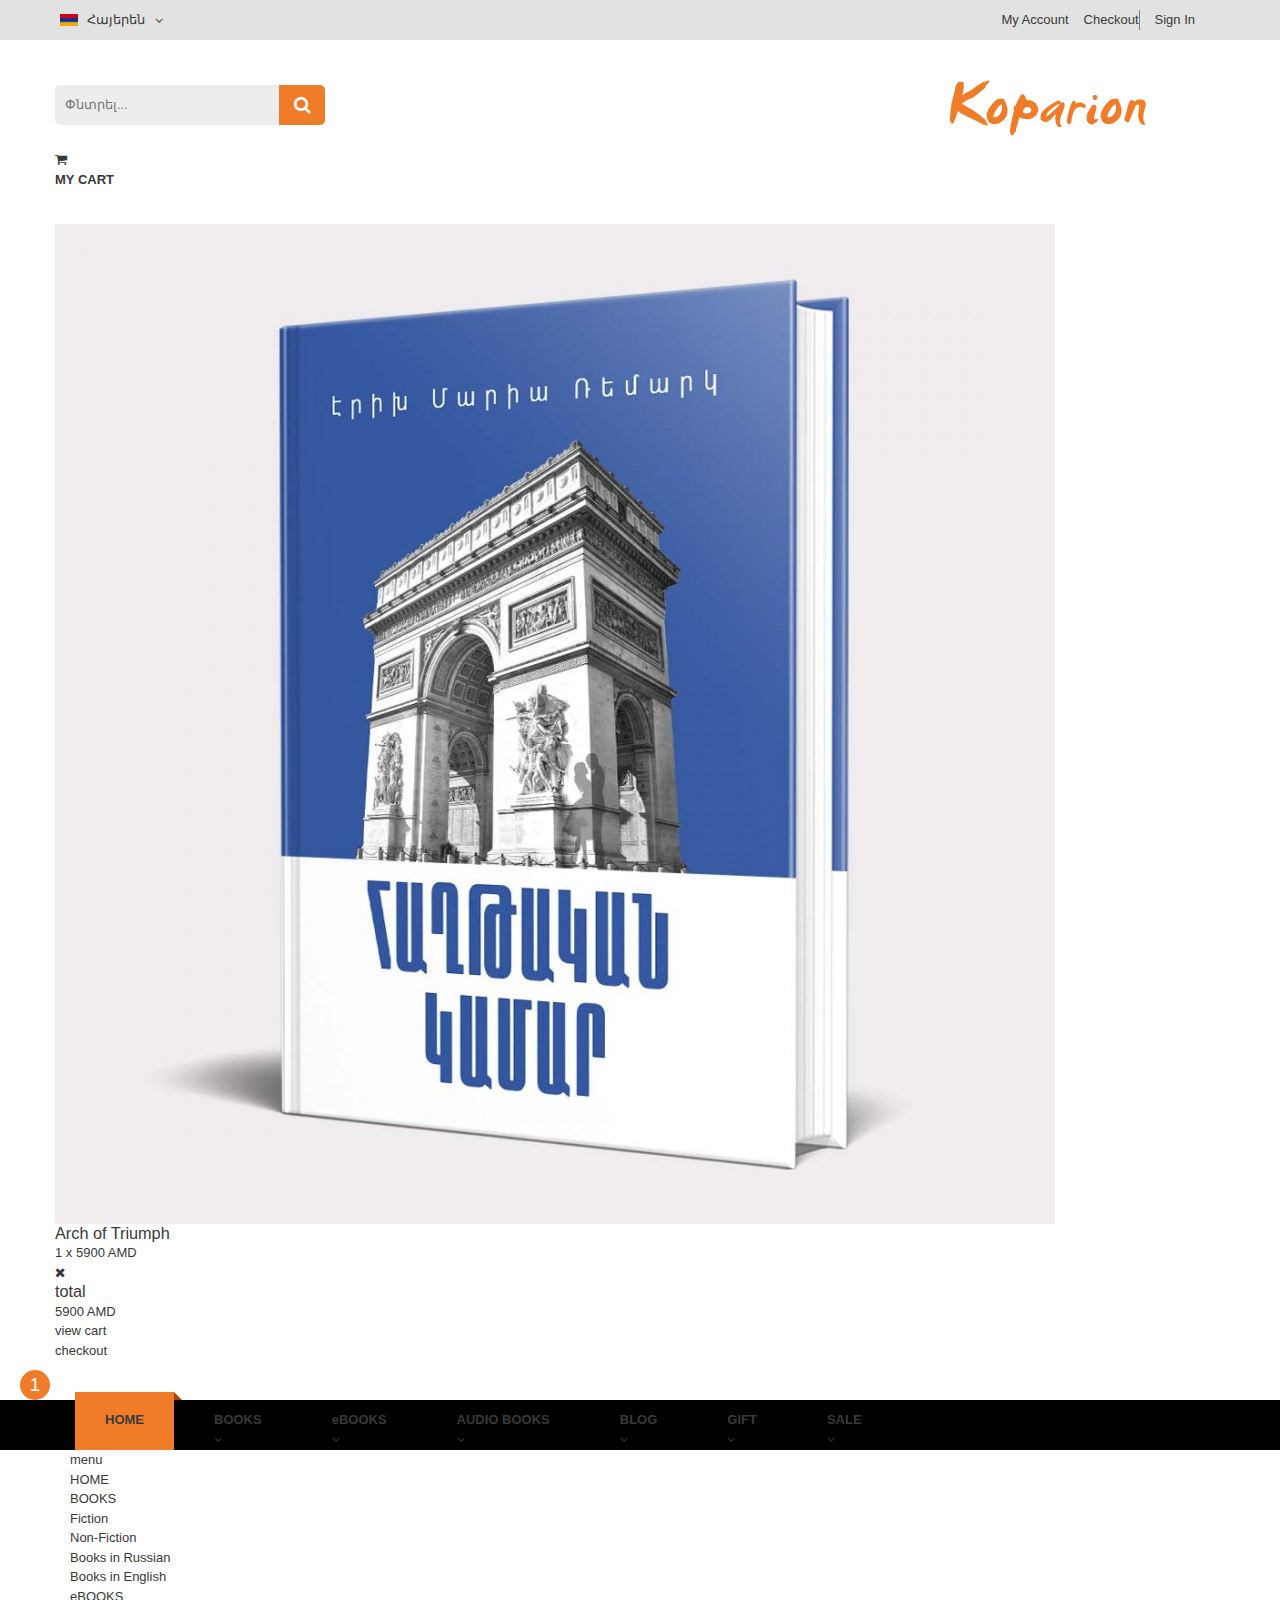
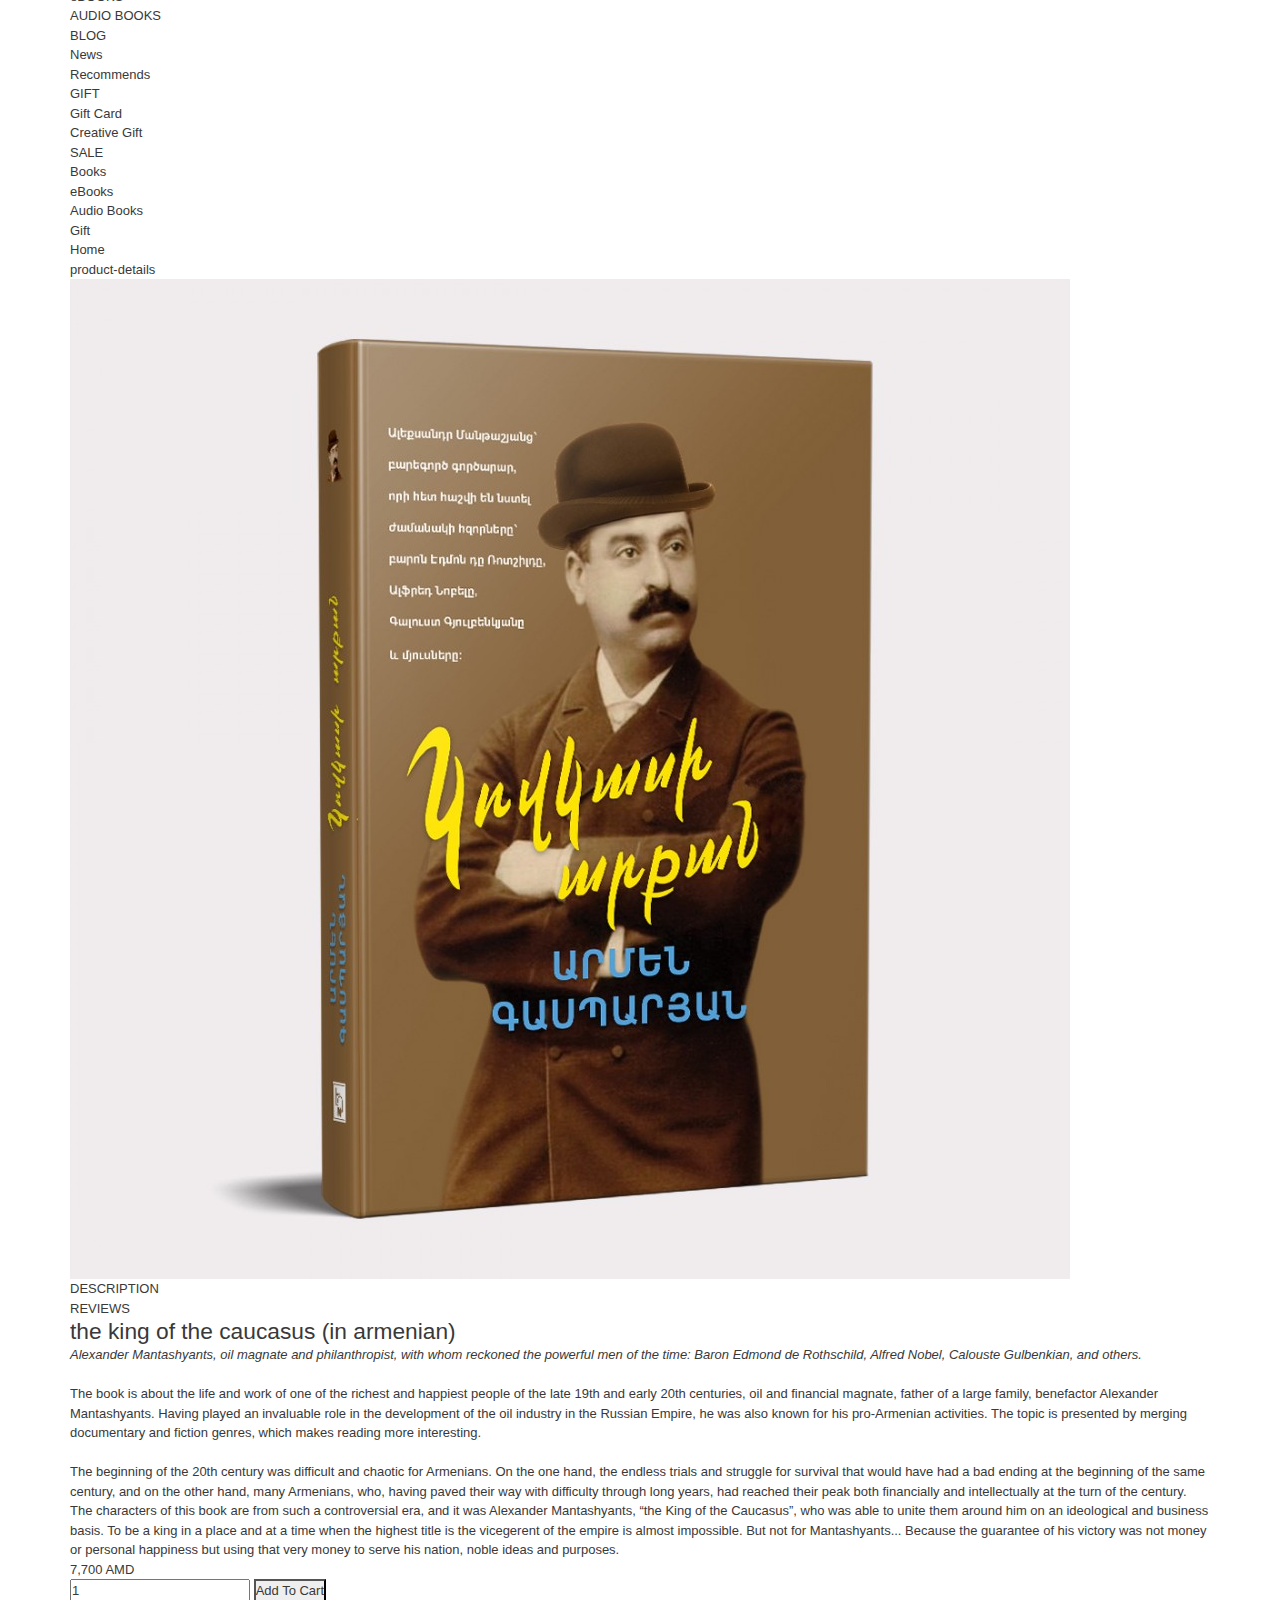
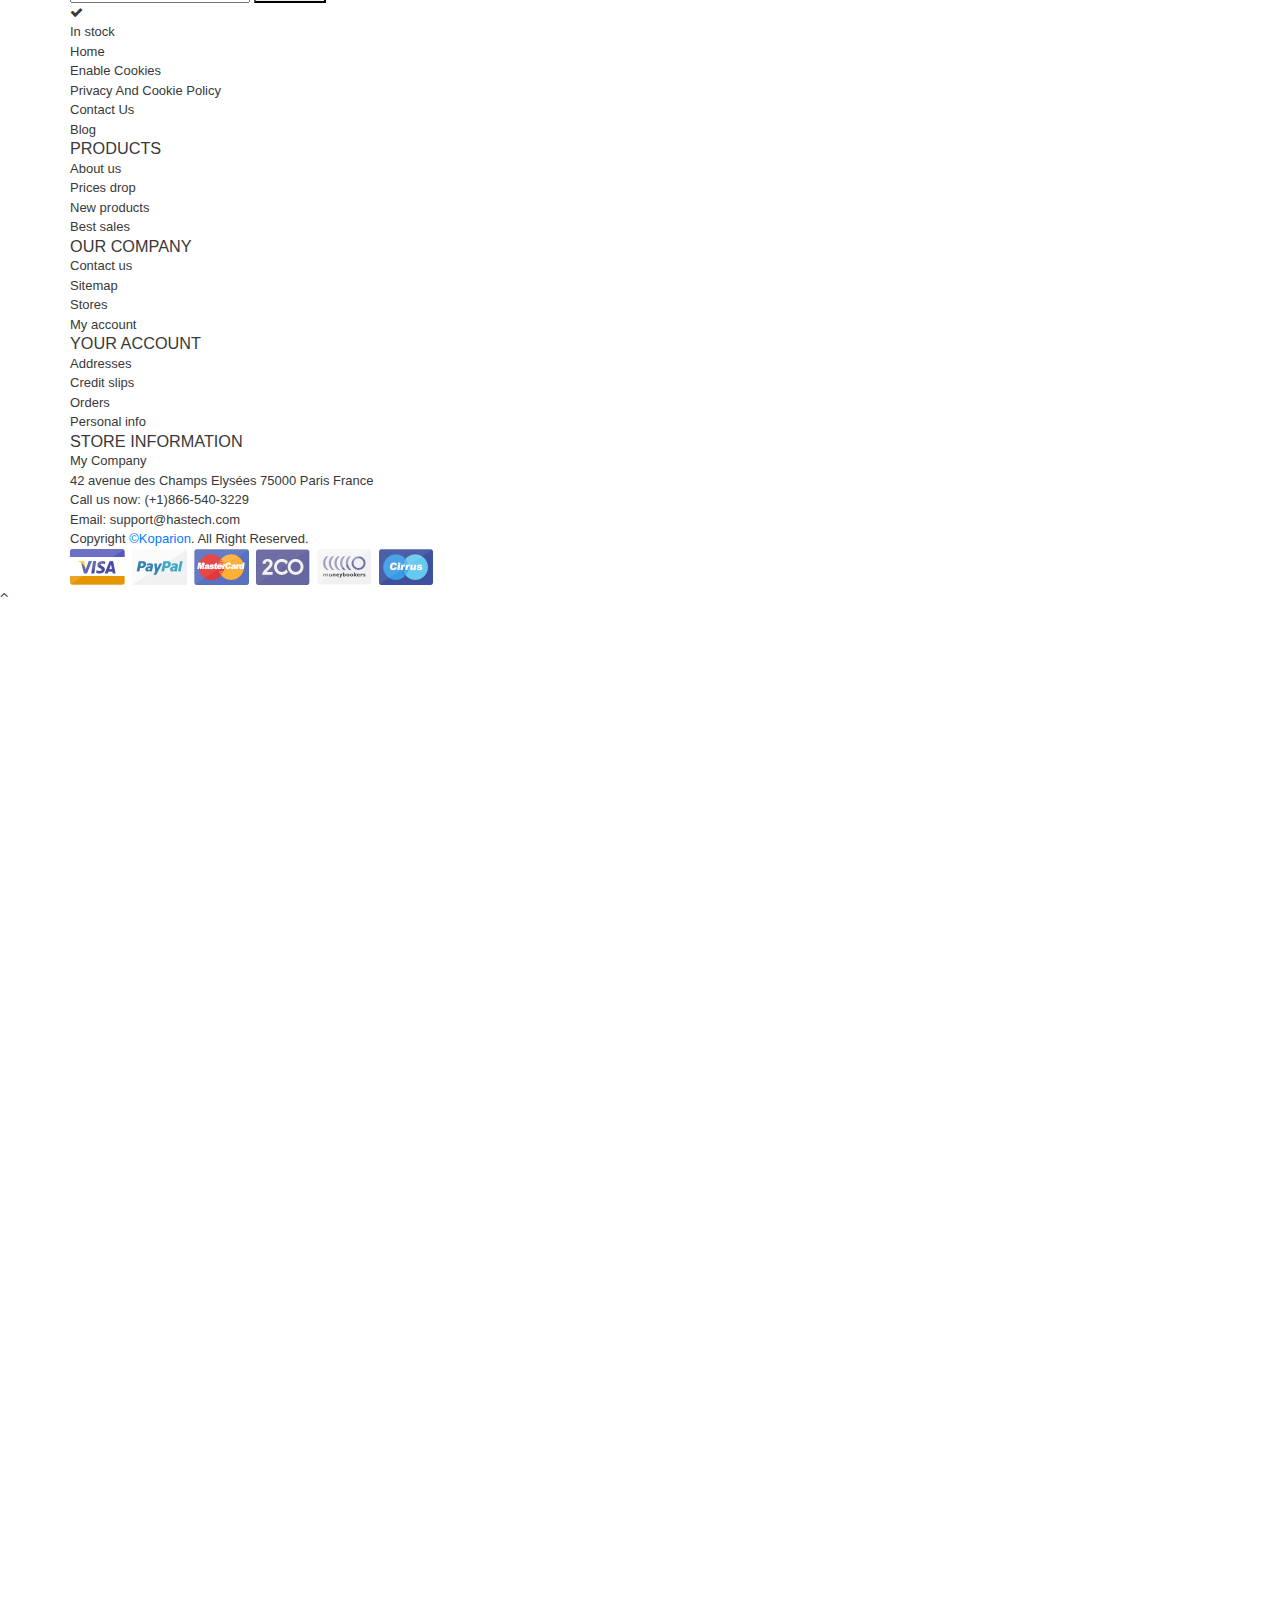
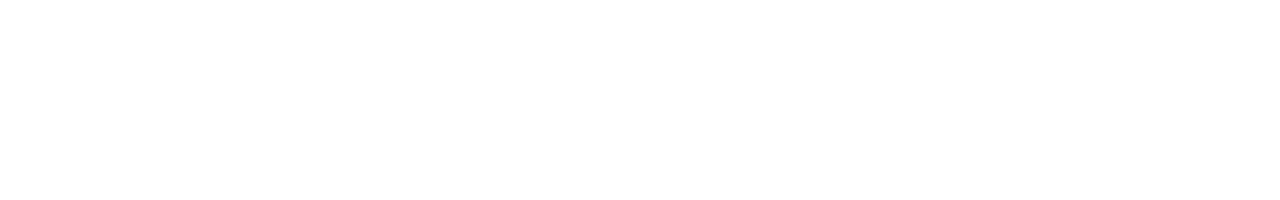
<file: product-details.html>
<!DOCTYPE html>
<html lang="en">
    <head>
        <meta charset="UTF-8" />
        <meta name="viewport" content="width=device-width, initial-scale=1.0" />
        <title>Book shop</title>
        <link rel="stylesheet" href="./fontawesome-free-5.14.0-web/css/all.css" />
        <link rel="stylesheet" href="./font-awesome-4.7.0/css/font-awesome.min.css" />
        <link rel="stylesheet" href="https://stackpath.bootstrapcdn.com/bootstrap/4.5.0/css/bootstrap.min.css" />
        <link rel="stylesheet" href="https://cdnjs.cloudflare.com/ajax/libs/OwlCarousel2/2.3.4/assets/owl.carousel.min.css" />
        <link rel="stylesheet" href="https://cdnjs.cloudflare.com/ajax/libs/OwlCarousel2/2.3.4/assets/owl.theme.default.min.css" />
        <script src="https://cdnjs.cloudflare.com/ajax/libs/jquery/3.5.1/jquery.js"></script>
        <script src="https://cdnjs.cloudflare.com/ajax/libs/OwlCarousel2/2.3.4/owl.carousel.min.js"></script>
        <link rel="stylesheet" href="style.css" />
        <link rel="stylesheet" href="media.css" />
    </head>
    <body>
        <header>
            <div class="header-top-area">
                <div class="container h-100 d-flex">
                    <div class="row">
                        <div class="languages-div h-100 d-flex align-items-center">
                            <div class="language small">
                                <div>
                                    <img class="image mr-2" src="images/languages/armenian-flag.jpg" alt="armenian-flag" />
                                    <p class="main-language">Հայերեն</p>
                                    <i class="fa fa-angle-down"></i>
                                </div>
                            </div>
                            <div class="languages-box">
                                <div class="language small" key="0">
                                    <div>
                                        <img class="image mr-1" src="images/languages/armenian-flag.jpg" alt="armenian-flag" />
                                        <p>Հայերեն</p>
                                    </div>
                                </div>
                                <div class="language small" key="1">
                                    <div>
                                        <img class="image mr-1" src="images/languages/russian-flag.jpg" alt="russian-flag" />
                                        <p>Русский</p>
                                    </div>
                                </div>
                                <div class="language small" key="2">
                                    <div>
                                        <img
                                            class="image mr-1"
                                            src="images/languages/the-united-kingdom-flag.jpg"
                                            alt="the-united-kingdom-flag"
                                        />
                                        <p>English</p>
                                    </div>
                                </div>
                            </div>
                        </div>
                        <div class="top-right-corner">
                            <div class="my-account" onclick="func('my-account.html')">
                                <p>My Account</p>
                            </div>
                            <div class="checkout" onclick="func('checkout.html')">
                                <p>Checkout</p>
                            </div>
                            <div class="sign-in" onclick="func('login.html')">
                                <p>Sign In</p>
                            </div>
                        </div>
                    </div>
                </div>
            </div>

            <div class="header-mid-area">
                <div class="container h-100 d-flex">
                    <div class="row">
                        <div class="search-form">
                            <input type="text" placeholder="Փնտրել..." />
                            <div class="search-link">
                                <i class="fa fa-search" aria-hidden="true"></i>
                            </div>
                        </div>
                        <div class="main-logo">
                            <img src="./images/logo/logo.png" alt="" />
                        </div>
                        <div class="my-cart-count">
                            <div>
                                <div class="my-cart-sub">
                                    <div class="my-count">
                                        <i class="fa fa-shopping-cart"></i>
                                        <div class="count">1</div>
                                    </div>
                                    <div class="my-cart">
                                        <p>MY CART</p>
                                    </div>
                                </div>
                                <div class="mini-cart-sub">
                                    <div class="cart-product">
                                        <div class="single-cart">
                                            <div class="cart-img">
                                                <img src="./images/items/haghtakan_kamar_web-1000x1000.jpg" alt="" />
                                            </div>
                                            <div class="cart-info">
                                                <h5>Arch of Triumph</h5>
                                                <p>1 x 5900 AMD</p>
                                            </div>
                                            <div class="cart-icon">
                                                <i class="fa fa-remove"></i>
                                            </div>
                                        </div>
                                    </div>
                                    <div class="cart-totals">
                                        <h5>total</h5>
                                        <p>5900 AMD</p>
                                    </div>
                                    <div class="cart-button" onclick="func('my-cart.html')">
                                        <p>view cart</p>
                                    </div>
                                    <div class="checkout-button" onclick="func('checkout.html')">
                                        <p>checkout</p>
                                    </div>
                                </div>
                            </div>
                        </div>
                    </div>
                </div>
            </div>
        </header>

        <div class="menu-area">
            <div class="container h-100 d-flex">
                <div class="menu">
                    <div class="menu-items active-menu-item">
                        <div class="menu-items-sub" onclick="func('index.html')">
                            <p>HOME</p>
                        </div>
                    </div>
                    <div class="menu-items books">
                        <div class="menu-items-sub" onclick="func('books.html')">
                            <p>BOOKS</p>
                            <i class="fa fa-angle-down"></i>
                        </div>
                        <div class="submenu">
                            <div>Fiction</div>
                            <div>Non-Fiction</div>
                            <div>Books in Russian</div>
                            <div>Books in English</div>
                        </div>
                    </div>
                    <div class="menu-items ebooks">
                        <div class="menu-items-sub" onclick="func('ebooks.html')">
                            <p>eBOOKS</p>
                            <i class="fa fa-angle-down"></i>
                        </div>
                        <div class="submenu">
                            <div>Fiction</div>
                            <div>Non-Fiction</div>
                            <div>Books in Russian</div>
                            <div>Books in English</div>
                        </div>
                    </div>
                    <div class="menu-items audiobooks">
                        <div class="menu-items-sub" onclick="func('audiobooks.html')">
                            <p>AUDIO BOOKS</p>
                            <i class="fa fa-angle-down"></i>
                        </div>
                        <div class="submenu">
                            <div>Fiction</div>
                            <div>Non-Fiction</div>
                            <div>Books in Russian</div>
                            <div>Books in English</div>
                        </div>
                    </div>
                    <div class="menu-items blog">
                        <div class="menu-items-sub" onclick="func('blog.html')">
                            <p>BLOG</p>
                            <i class="fa fa-angle-down"></i>
                        </div>
                        <div class="submenu">
                            <div>News</div>
                            <div>Recommends</div>
                        </div>
                    </div>
                    <div class="menu-items gift">
                        <div class="menu-items-sub" onclick="func('gift.html')">
                            <p>GIFT</p>
                            <i class="fa fa-angle-down"></i>
                        </div>
                        <div class="submenu">
                            <div>Gift Card</div>
                            <div>Creative Gift</div>
                        </div>
                    </div>
                    <div class="menu-items sale">
                        <div class="menu-items-sub" onclick="func('sale.html')">
                            <p>SALE</p>
                            <i class="fa fa-angle-down"></i>
                        </div>
                        <div class="submenu">
                            <div>Books</div>
                            <div>eBooks</div>
                            <div>Audio Books</div>
                            <div>Gift</div>
                        </div>
                    </div>
                </div>
            </div>
        </div>

        <div class="mobile-menu-area">
            <div class="container h-100 d-flex">
                <div class="mobile-menu">
                    <div class="mean-bar">
                        <p>menu</p>
                        <div class="menu-hamburger">
                            <div class="bar1"></div>
                            <div class="bar2"></div>
                            <div class="bar3"></div>
                        </div>
                    </div>
                    <div class="mean-nav">
                        <div class="menu-hamburger-nav">
                            <div class="menu-items-mobile">
                                <div class="menu-items-mobile-nav" onclick="func('index.html')">
                                    <p class="a">HOME</p>
                                </div>
                            </div>
                            <div class="menu-items-mobile books">
                                <div class="menu-items-mobile-nav" onclick="func('books.html')">
                                    <p>BOOKS</p>
                                    <span class="menu-items-toggle books"></span>
                                </div>
                                <div class="submenu-mobile books">
                                    <div>Fiction</div>
                                    <div>Non-Fiction</div>
                                    <div>Books in Russian</div>
                                    <div>Books in English</div>
                                </div>
                            </div>
                            <div class="menu-items-mobile">
                                <div class="menu-items-mobile-nav" onclick="func('ebooks.html')">
                                    <p>eBOOKS</p>
                                </div>
                            </div>
                            <div class="menu-items-mobile">
                                <div class="menu-items-mobile-nav" onclick="func('audiobooks.html')">
                                    <p>AUDIO BOOKS</p>
                                </div>
                            </div>
                            <div class="menu-items-mobile blog">
                                <div class="menu-items-mobile-nav" onclick="func('blog.html')">
                                    <p>BLOG</p>
                                    <span class="menu-items-toggle blog"></span>
                                </div>
                                <div class="submenu-mobile blog">
                                    <div>News</div>
                                    <div>Recommends</div>
                                </div>
                            </div>
                            <div class="menu-items-mobile gift">
                                <div class="menu-items-mobile-nav" onclick="func('gift.html')">
                                    <p>GIFT</p>
                                    <span class="menu-items-toggle gift"></span>
                                </div>
                                <div class="submenu-mobile gift">
                                    <div>Gift Card</div>
                                    <div>Creative Gift</div>
                                </div>
                            </div>
                            <div class="menu-items-mobile sale">
                                <div class="menu-items-mobile-nav" onclick="func('sale.html')">
                                    <p>SALE</p>
                                    <span class="menu-items-toggle sale"></span>
                                </div>
                                <div class="submenu-mobile sale">
                                    <div>Books</div>
                                    <div>eBooks</div>
                                    <div>Audio Books</div>
                                    <div>Gift</div>
                                </div>
                            </div>
                        </div>
                    </div>
                </div>
            </div>
        </div>

        <div class="my-account-area">
            <div class="container h-100 d-flex">
                <div class="my-account-menu">
                    <p class="breadcrumbs-menu" onclick="func('index.html')">Home</p>
                    <p class="breadcrumbs-menu-active">product-details</p>
                </div>
            </div>
        </div>

        <div class="product-main-area">
            <div class="container h-100 d-flex">
                <div class="product-details-content">
                    <div class="modal-tab">
                        <div class="product-details-large">
                            <div class="tab-pane">
                                <img src="./images/items/Mantashyants-in-Armenian-1000x1000.jpg" alt="" />
                            </div>
                        </div>
                    </div>
                    <div class="product-details-content-body">
                        <div class="product-tabs">
                            <div class="active">DESCRIPTION</div>
                            <div>REVIEWS</div>
                        </div>
                        <div class="product-details-pro-content">
                            <h3>the king of the caucasus (in armenian)</h3>

                            <p>
                                <i
                                    >Alexander Mantashyants, oil magnate and philanthropist, with whom reckoned the powerful men of the
                                    time: Baron Edmond de Rothschild, Alfred Nobel, Calouste Gulbenkian, and others.</i
                                >
                                <br />
                                <br />
                                The book is about the life and work of one of the richest and happiest people of the late 19th and early
                                20th centuries, oil and financial magnate, father of a large family, benefactor Alexander Mantashyants.
                                Having played an invaluable role in the development of the oil industry in the Russian Empire, he was also
                                known for his pro-Armenian activities. The topic is presented by merging documentary and fiction genres,
                                which makes reading more interesting.
                                <br />
                                <br />
                                The beginning of the 20th century was difficult and chaotic for Armenians. On the one hand, the endless
                                trials and struggle for survival that would have had a bad ending at the beginning of the same century, and
                                on the other hand, many Armenians, who, having paved their way with difficulty through long years, had
                                reached their peak both financially and intellectually at the turn of the century. The characters of this
                                book are from such a controversial era, and it was Alexander Mantashyants, “the King of the Caucasus”, who
                                was able to unite them around him on an ideological and business basis. To be a king in a place and at a
                                time when the highest title is the vicegerent of the empire is almost impossible. But not for
                                Mantashyants... Because the guarantee of his victory was not money or personal happiness but using that very
                                money to serve his nation, noble ideas and purposes.
                            </p>
                            <div class="modal-pro-content-price">
                                <p>7,700 AMD</p>
                            </div>
                            <div class="quick-view-select">
                                <input type="number" min="1" value="1" />
                                <button>Add To Cart</button>
                            </div>
                            <span class="stock-span">
                                <i class="fa fa-check"></i>
                                <p>In stock</p>
                            </span>
                        </div>
                    </div>
                </div>
            </div>
        </div>

        <footer>
            <div class="container h-100 d-flex">
                <div class="footer-area">
                    <div class="footer-top">
                        <div>Home</div>
                        <div>Enable Cookies</div>
                        <div>Privacy And Cookie Policy</div>
                        <div>Contact Us</div>
                        <div>Blog</div>
                    </div>
                    <div class="footer-mid">
                        <div class="footer-mid-menu">
                            <div class="single-footer">
                                <h5>PRODUCTS</h5>
                                <div class="footer-menu">
                                    <div>About us</div>
                                    <div>Prices drop</div>
                                    <div>New products</div>
                                    <div>Best sales</div>
                                </div>
                            </div>
                            <div class="single-footer">
                                <h5>OUR COMPANY</h5>
                                <div class="footer-menu">
                                    <div>Contact us</div>
                                    <div>Sitemap</div>
                                    <div>Stores</div>
                                    <div>My account</div>
                                </div>
                            </div>
                            <div class="single-footer">
                                <h5>YOUR ACCOUNT</h5>
                                <div class="footer-menu">
                                    <div>Addresses</div>
                                    <div>Credit slips</div>
                                    <div>Orders</div>
                                    <div>Personal info</div>
                                </div>
                            </div>
                        </div>
                        <div class="single-footer-information">
                            <h5>STORE INFORMATION</h5>
                            <div class="footer-information">
                                <p>
                                    My Company<br />
                                    42 avenue des Champs Elysées 75000 Paris France<br />
                                    Call us now: (+1)866-540-3229<br />
                                    Email: support@hastech.com
                                </p>
                            </div>
                        </div>
                    </div>
                    <div class="footer-bottom">
                        <p>Copyright <a href="#">©Koparion</a>. All Right Reserved.</p>
                        <img src="./images/banner-area/footer-img/1.png" alt="" />
                    </div>
                </div>
            </div>
        </footer>

        <div class="scrollUp">
            <i class="fa fa-angle-up"></i>
        </div>

        <script src="./script.js"></script>
        <script src="./libs/owlcarousel/owl.carousel.min.js"></script>
    </body>
</html>
</file>
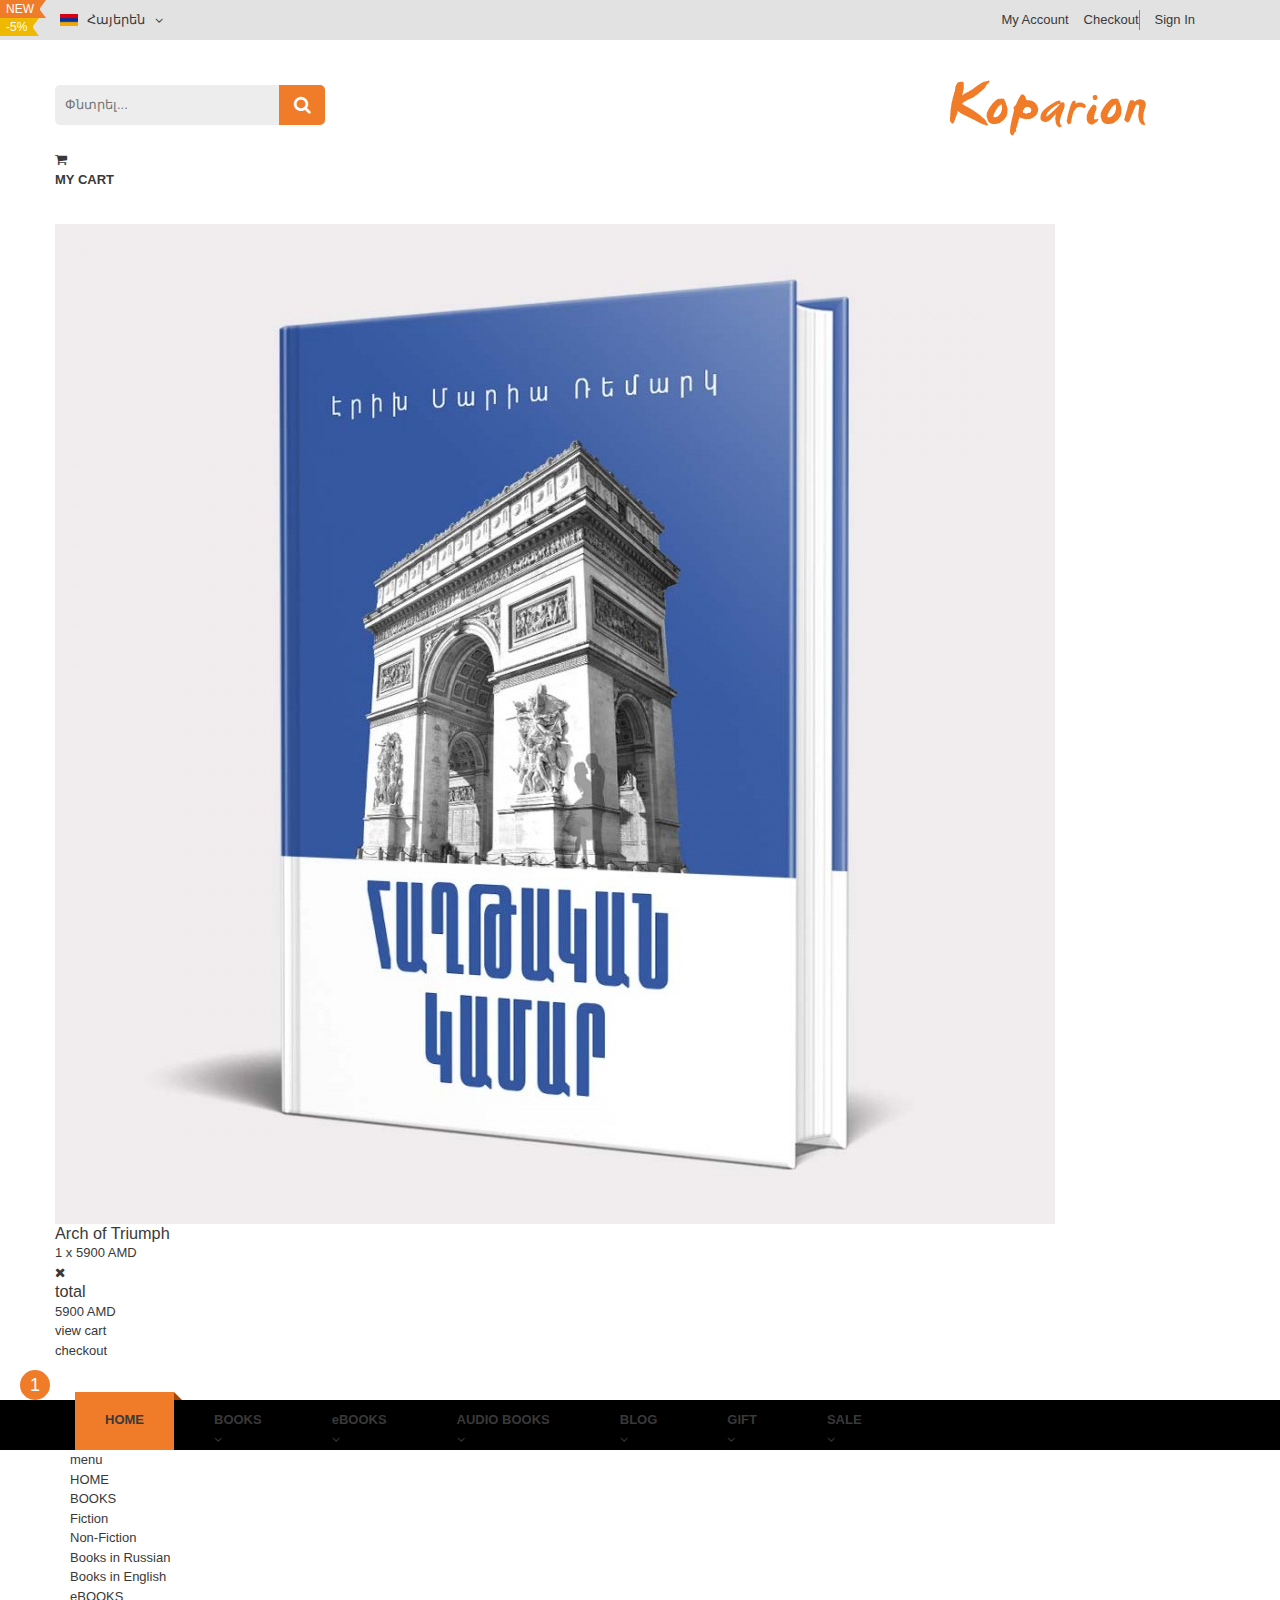
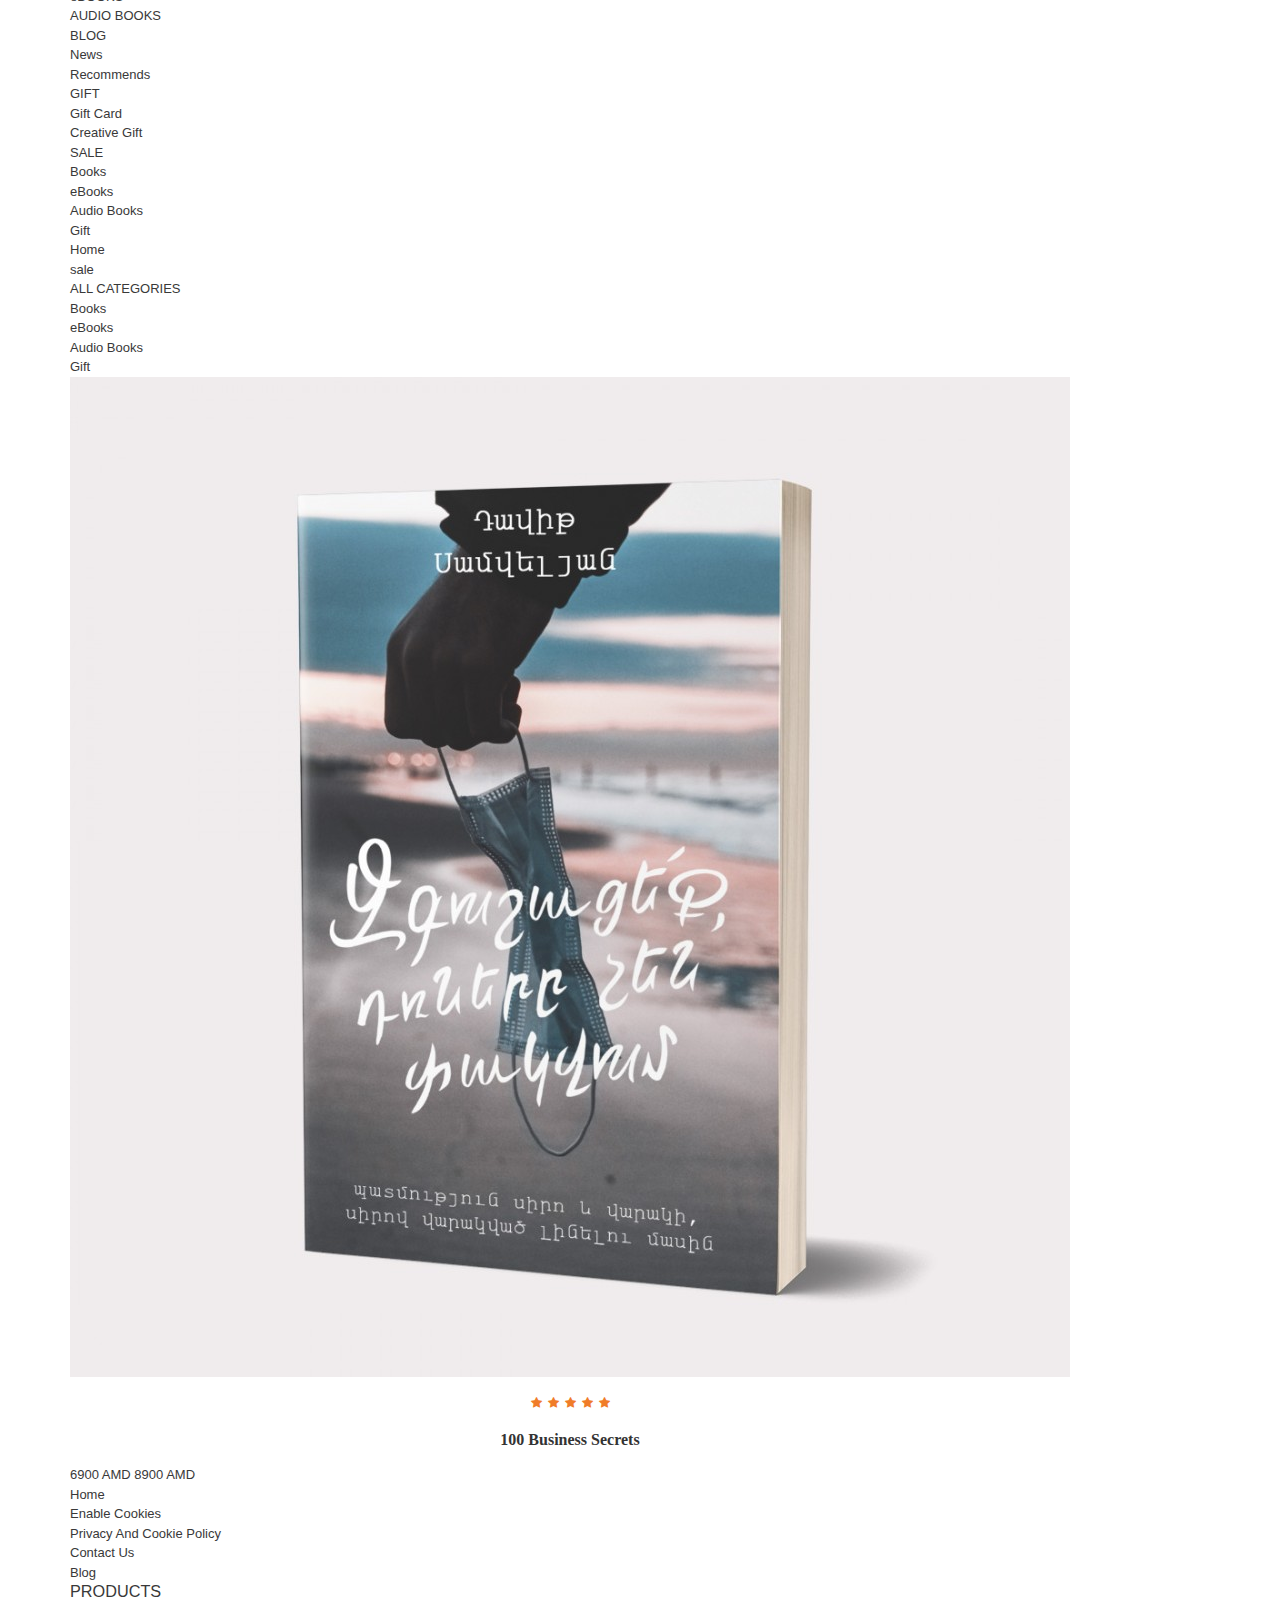
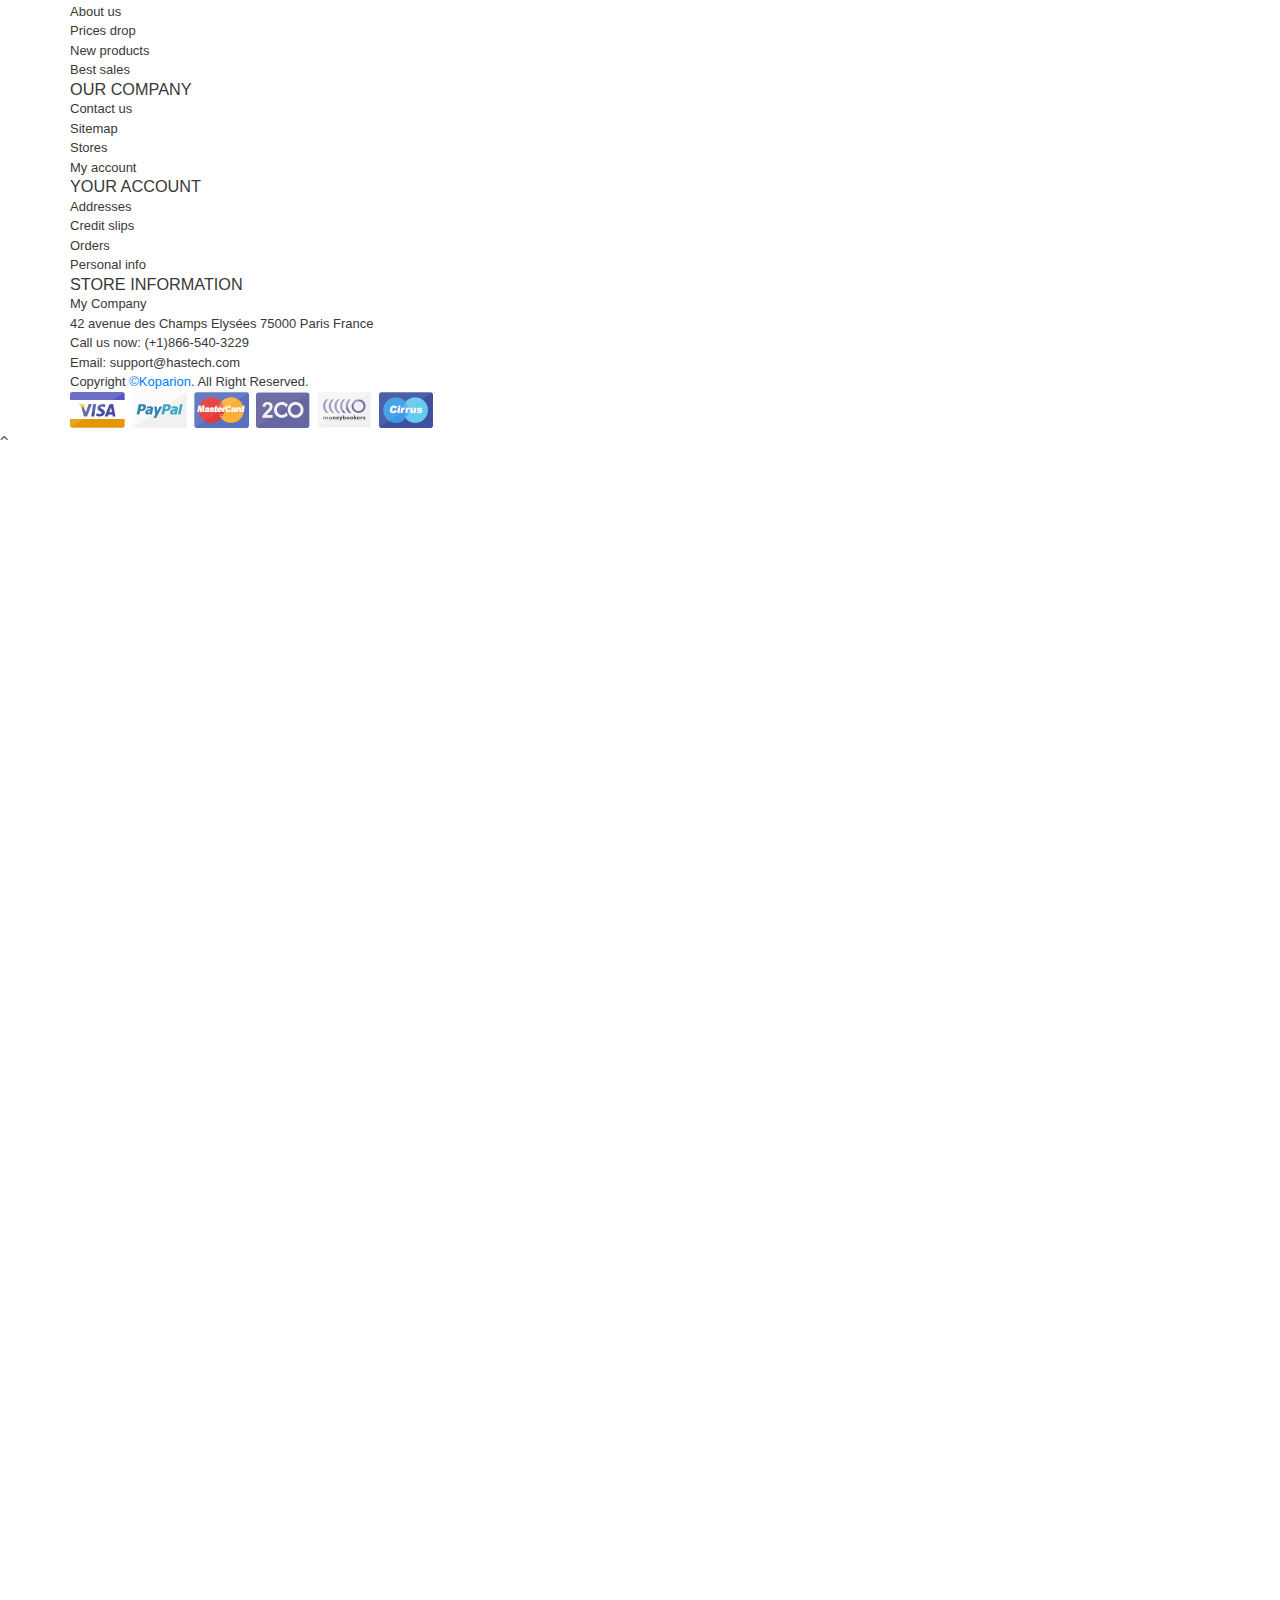
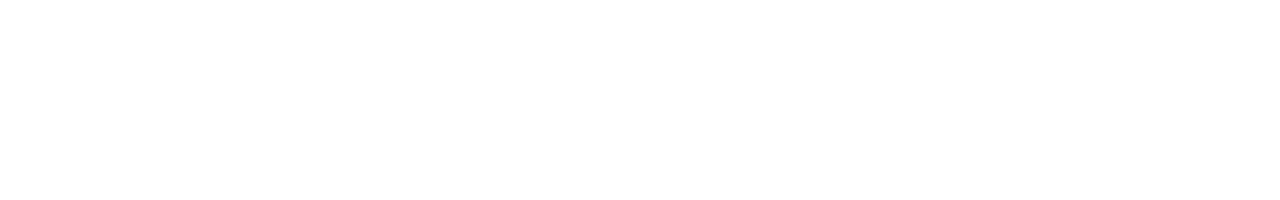
<file: sale.html>
<!DOCTYPE html>
<html lang="en">
    <head>
        <meta charset="UTF-8" />
        <meta name="viewport" content="width=device-width, initial-scale=1.0" />
        <title>Book shop</title>
        <link rel="stylesheet" href="./fontawesome-free-5.14.0-web/css/all.css" />
        <link rel="stylesheet" href="./font-awesome-4.7.0/css/font-awesome.min.css" />
        <link rel="stylesheet" href="https://stackpath.bootstrapcdn.com/bootstrap/4.5.0/css/bootstrap.min.css" />
        <link rel="stylesheet" href="https://cdnjs.cloudflare.com/ajax/libs/OwlCarousel2/2.3.4/assets/owl.carousel.min.css" />
        <link rel="stylesheet" href="https://cdnjs.cloudflare.com/ajax/libs/OwlCarousel2/2.3.4/assets/owl.theme.default.min.css" />
        <script src="https://cdnjs.cloudflare.com/ajax/libs/jquery/3.5.1/jquery.js"></script>
        <script src="https://cdnjs.cloudflare.com/ajax/libs/OwlCarousel2/2.3.4/owl.carousel.min.js"></script>
        <link rel="stylesheet" href="style.css" />
        <link rel="stylesheet" href="media.css" />
    </head>
    <body>
        <header>
            <div class="header-top-area">
                <div class="container h-100 d-flex">
                    <div class="row">
                        <div class="languages-div h-100 d-flex align-items-center">
                            <div class="language small">
                                <div>
                                    <img class="image mr-2" src="images/languages/armenian-flag.jpg" alt="armenian-flag" />
                                    <p class="main-language">Հայերեն</p>
                                    <i class="fa fa-angle-down"></i>
                                </div>
                            </div>
                            <div class="languages-box">
                                <div class="language small" key="0">
                                    <div>
                                        <img class="image mr-1" src="images/languages/armenian-flag.jpg" alt="armenian-flag" />
                                        <p>Հայերեն</p>
                                    </div>
                                </div>
                                <div class="language small" key="1">
                                    <div>
                                        <img class="image mr-1" src="images/languages/russian-flag.jpg" alt="russian-flag" />
                                        <p>Русский</p>
                                    </div>
                                </div>
                                <div class="language small" key="2">
                                    <div>
                                        <img
                                            class="image mr-1"
                                            src="images/languages/the-united-kingdom-flag.jpg"
                                            alt="the-united-kingdom-flag"
                                        />
                                        <p>English</p>
                                    </div>
                                </div>
                            </div>
                        </div>
                        <div class="top-right-corner">
                            <div class="my-account" onclick="func('my-account.html')">
                                <p>My Account</p>
                            </div>
                            <div class="checkout" onclick="func('checkout.html')">
                                <p>Checkout</p>
                            </div>
                            <div class="sign-in" onclick="func('login.html')">
                                <p>Sign In</p>
                            </div>
                        </div>
                    </div>
                </div>
            </div>

            <div class="header-mid-area">
                <div class="container h-100 d-flex">
                    <div class="row">
                        <div class="search-form">
                            <input type="text" placeholder="Փնտրել..." />
                            <div class="search-link">
                                <i class="fa fa-search" aria-hidden="true"></i>
                            </div>
                        </div>
                        <div class="main-logo">
                            <img src="./images/logo/logo.png" alt="" />
                        </div>
                        <div class="my-cart-count">
                            <div>
                                <div class="my-cart-sub">
                                    <div class="my-count">
                                        <i class="fa fa-shopping-cart"></i>
                                        <div class="count">1</div>
                                    </div>
                                    <div class="my-cart">
                                        <p>MY CART</p>
                                    </div>
                                </div>
                                <div class="mini-cart-sub">
                                    <div class="cart-product">
                                        <div class="single-cart">
                                            <div class="cart-img">
                                                <img src="./images/items/haghtakan_kamar_web-1000x1000.jpg" alt="" />
                                            </div>
                                            <div class="cart-info">
                                                <h5>Arch of Triumph</h5>
                                                <p>1 x 5900 AMD</p>
                                            </div>
                                            <div class="cart-icon">
                                                <i class="fa fa-remove"></i>
                                            </div>
                                        </div>
                                    </div>
                                    <div class="cart-totals">
                                        <h5>total</h5>
                                        <p>5900 AMD</p>
                                    </div>
                                    <div class="cart-button" onclick="func('my-cart.html')">
                                        <p>view cart</p>
                                    </div>
                                    <div class="checkout-button" onclick="func('checkout.html')">
                                        <p>checkout</p>
                                    </div>
                                </div>
                            </div>
                        </div>
                    </div>
                </div>
            </div>
        </header>

        <div class="menu-area">
            <div class="container h-100 d-flex">
                <div class="menu">
                    <div class="menu-items active-menu-item">
                        <div class="menu-items-sub" onclick="func('index.html')">
                            <p>HOME</p>
                        </div>
                    </div>
                    <div class="menu-items books">
                        <div class="menu-items-sub" onclick="func('books.html')">
                            <p>BOOKS</p>
                            <i class="fa fa-angle-down"></i>
                        </div>
                        <div class="submenu">
                            <div>Fiction</div>
                            <div>Non-Fiction</div>
                            <div>Books in Russian</div>
                            <div>Books in English</div>
                        </div>
                    </div>
                    <div class="menu-items ebooks">
                        <div class="menu-items-sub" onclick="func('ebooks.html')">
                            <p>eBOOKS</p>
                            <i class="fa fa-angle-down"></i>
                        </div>
                        <div class="submenu">
                            <div>Fiction</div>
                            <div>Non-Fiction</div>
                            <div>Books in Russian</div>
                            <div>Books in English</div>
                        </div>
                    </div>
                    <div class="menu-items audiobooks">
                        <div class="menu-items-sub" onclick="func('audiobooks.html')">
                            <p>AUDIO BOOKS</p>
                            <i class="fa fa-angle-down"></i>
                        </div>
                        <div class="submenu">
                            <div>Fiction</div>
                            <div>Non-Fiction</div>
                            <div>Books in Russian</div>
                            <div>Books in English</div>
                        </div>
                    </div>
                    <div class="menu-items blog">
                        <div class="menu-items-sub" onclick="func('blog.html')">
                            <p>BLOG</p>
                            <i class="fa fa-angle-down"></i>
                        </div>
                        <div class="submenu">
                            <div>News</div>
                            <div>Recommends</div>
                        </div>
                    </div>
                    <div class="menu-items gift">
                        <div class="menu-items-sub" onclick="func('gift.html')">
                            <p>GIFT</p>
                            <i class="fa fa-angle-down"></i>
                        </div>
                        <div class="submenu">
                            <div>Gift Card</div>
                            <div>Creative Gift</div>
                        </div>
                    </div>
                    <div class="menu-items sale">
                        <div class="menu-items-sub" onclick="func('sale.html')">
                            <p>SALE</p>
                            <i class="fa fa-angle-down"></i>
                        </div>
                        <div class="submenu">
                            <div>Books</div>
                            <div>eBooks</div>
                            <div>Audio Books</div>
                            <div>Gift</div>
                        </div>
                    </div>
                </div>
            </div>
        </div>

        <div class="mobile-menu-area">
            <div class="container h-100 d-flex">
                <div class="mobile-menu">
                    <div class="mean-bar">
                        <p>menu</p>
                        <div class="menu-hamburger">
                            <div class="bar1"></div>
                            <div class="bar2"></div>
                            <div class="bar3"></div>
                        </div>
                    </div>
                    <div class="mean-nav">
                        <div class="menu-hamburger-nav">
                            <div class="menu-items-mobile">
                                <div class="menu-items-mobile-nav" onclick="func('index.html')">
                                    <p class="a">HOME</p>
                                </div>
                            </div>
                            <div class="menu-items-mobile books">
                                <div class="menu-items-mobile-nav" onclick="func('books.html')">
                                    <p>BOOKS</p>
                                    <span class="menu-items-toggle books"></span>
                                </div>
                                <div class="submenu-mobile books">
                                    <div>Fiction</div>
                                    <div>Non-Fiction</div>
                                    <div>Books in Russian</div>
                                    <div>Books in English</div>
                                </div>
                            </div>
                            <div class="menu-items-mobile">
                                <div class="menu-items-mobile-nav" onclick="func('ebooks.html')">
                                    <p>eBOOKS</p>
                                </div>
                            </div>
                            <div class="menu-items-mobile">
                                <div class="menu-items-mobile-nav" onclick="func('audiobooks.html')">
                                    <p>AUDIO BOOKS</p>
                                </div>
                            </div>
                            <div class="menu-items-mobile blog">
                                <div class="menu-items-mobile-nav" onclick="func('blog.html')">
                                    <p>BLOG</p>
                                    <span class="menu-items-toggle blog"></span>
                                </div>
                                <div class="submenu-mobile blog">
                                    <div>News</div>
                                    <div>Recommends</div>
                                </div>
                            </div>
                            <div class="menu-items-mobile gift">
                                <div class="menu-items-mobile-nav" onclick="func('gift.html')">
                                    <p>GIFT</p>
                                    <span class="menu-items-toggle gift"></span>
                                </div>
                                <div class="submenu-mobile gift">
                                    <div>Gift Card</div>
                                    <div>Creative Gift</div>
                                </div>
                            </div>
                            <div class="menu-items-mobile sale">
                                <div class="menu-items-mobile-nav" onclick="func('sale.html')">
                                    <p>SALE</p>
                                    <span class="menu-items-toggle sale"></span>
                                </div>
                                <div class="submenu-mobile sale">
                                    <div>Books</div>
                                    <div>eBooks</div>
                                    <div>Audio Books</div>
                                    <div>Gift</div>
                                </div>
                            </div>
                        </div>
                    </div>
                </div>
            </div>
        </div>

        <div class="my-account-area">
            <div class="container h-100 d-flex">
                <div class="my-account-menu">
                    <p class="breadcrumbs-menu" onclick="func('index.html')">Home</p>
                    <p class="breadcrumbs-menu-active">sale</p>
                </div>
            </div>
        </div>

        <div class="product-main-area">
            <div class="container h-100 d-flex">
                <div class="books-main-content">
                    <div class="module-categories">
                        <div class="module-title">
                            <p>ALL CATEGORIES</p>
                        </div>
                        <div class="accordion-menu">
                            <div>Books</div>
                            <div>eBooks</div>
                            <div>Audio Books</div>
                            <div>Gift</div>
                        </div>
                    </div>

                    <div class="module-product">
                        <div class="module-product-single">
                            <div class="module-product-wrapper">
                                <div class="module-product-img">
                                    <img src="./images/items/Zgushaceq_Samvelyan-1000x1000.jpg" alt="" />

                                    <div class="quick-view">
                                        <div class="action-view">
                                            <i class="fa fa-search-plus"></i>
                                        </div>
                                    </div>
                                    <div class="product-flag">
                                        <div class="sale">NEW</div>
                                        <div class="discount-percentage">-5%</div>
                                    </div>
                                </div>
                                <div class="product-details">
                                    <div class="product-rating">
                                        <ul>
                                            <li>
                                                <i class="fa fa-star"></i>
                                            </li>
                                            <li>
                                                <i class="fa fa-star"></i>
                                            </li>
                                            <li>
                                                <i class="fa fa-star"></i>
                                            </li>
                                            <li>
                                                <i class="fa fa-star"></i>
                                            </li>
                                            <li>
                                                <i class="fa fa-star"></i>
                                            </li>
                                        </ul>
                                    </div>
                                    <div class="product-name">
                                        <p>100 Business secrets</p>
                                    </div>
                                    <div class="product-price">
                                        <span>6900 AMD</span>
                                        <span class="old-price">8900 AMD</span>
                                    </div>
                                </div>
                                <div class="product-link">
                                    <div class="product-button">
                                        <i class="fa fa-shopping-cart"></i>
                                        <p>Add to cart</p>
                                    </div>
                                    <div class="add-to-link">
                                        <i class="fa fa-external-link"></i>
                                    </div>
                                </div>
                            </div>
                        </div>
                    </div>
                </div>
            </div>
        </div>

        <footer>
            <div class="container h-100 d-flex">
                <div class="footer-area">
                    <div class="footer-top">
                        <div>Home</div>
                        <div>Enable Cookies</div>
                        <div>Privacy And Cookie Policy</div>
                        <div>Contact Us</div>
                        <div>Blog</div>
                    </div>
                    <div class="footer-mid">
                        <div class="footer-mid-menu">
                            <div class="single-footer">
                                <h5>PRODUCTS</h5>
                                <div class="footer-menu">
                                    <div>About us</div>
                                    <div>Prices drop</div>
                                    <div>New products</div>
                                    <div>Best sales</div>
                                </div>
                            </div>
                            <div class="single-footer">
                                <h5>OUR COMPANY</h5>
                                <div class="footer-menu">
                                    <div>Contact us</div>
                                    <div>Sitemap</div>
                                    <div>Stores</div>
                                    <div>My account</div>
                                </div>
                            </div>
                            <div class="single-footer">
                                <h5>YOUR ACCOUNT</h5>
                                <div class="footer-menu">
                                    <div>Addresses</div>
                                    <div>Credit slips</div>
                                    <div>Orders</div>
                                    <div>Personal info</div>
                                </div>
                            </div>
                        </div>
                        <div class="single-footer-information">
                            <h5>STORE INFORMATION</h5>
                            <div class="footer-information">
                                <p>
                                    My Company<br />
                                    42 avenue des Champs Elysées 75000 Paris France<br />
                                    Call us now: (+1)866-540-3229<br />
                                    Email: support@hastech.com
                                </p>
                            </div>
                        </div>
                    </div>
                    <div class="footer-bottom">
                        <p>Copyright <a href="#">©Koparion</a>. All Right Reserved.</p>
                        <img src="./images/banner-area/footer-img/1.png" alt="" />
                    </div>
                </div>
            </div>
        </footer>

        <div class="scrollUp">
            <i class="fa fa-angle-up"></i>
        </div>

        <script src="./script.js"></script>
        <script src="./libs/owlcarousel/owl.carousel.min.js"></script>
    </body>
</html>
</file>
<file: style.css>
* {
    margin: 0;
    padding: 0;
    font-family: Arial, Helvetica, sans-serif;
    font-family: -apple-system, BlinkMacSystemFont, "Segoe UI", Roboto, Oxygen, Ubuntu, Cantarell, "Open Sans", "Helvetica Neue", sans-serif;
    font-size: 13px;
    color: #393939;
}

*:focus,
button:focus {
    outline: none;
}

body {
    height: 5000px;
}

p {
    margin-bottom: 0;
}

h1,
h2,
h3,
h4,
h5,
h6 {
    margin-bottom: 0;
}

.row {
    display: flex;
    justify-content: space-between;
    width: 100%;
}

/* Header top area*/

.header-top-area {
    height: 40px;
    background-color: rgb(226, 226, 226);
    /* position: relative;
    z-index: 10; */
}

.container {
    padding: 0;
}

/* languages change*/

.languages-div {
    cursor: pointer;
    position: relative;
    width: 100px;
}

.languages-box {
    width: 100%;
    position: absolute;
    top: 100%;
    box-shadow: 2px 2px 10px #d1d1d1;
    display: none;
    padding: 5px 0;
    z-index: 1;
    background-color: white;
}

.languages-box > .language:first-child {
    display: none;
}

.language > div {
    padding: 8px 5px;
    display: flex;
    align-items: center;
}

.language > div > p {
    padding: 0 2px;
}

.main-language {
    width: 70px;
}

.language:hover {
    color: #f07c29;
    transition: 0.3s;
}

.image {
    width: 18px;
    height: 12px;
}

/* My Account and Sign In*/

.top-right-corner {
    display: flex;
    align-items: center;
    cursor: pointer;
}

.my-account {
    margin-right: 15px;
    cursor: pointer;
}

.my-account:hover {
    color: #f07c29;
    transition: 0.3s;
}

.sign-in {
    border-left: 1px solid grey;
    cursor: pointer;
}

.sign-in:hover {
    color: #f07c29;
    transition: 0.3s;
}

.sign-in > p {
    margin-left: 15px;
}

/* Header mid area*/

.header-mid-area {
    padding: 40px 0;
    background-color: #fff;
    position: relative;
    z-index: 5;
}

.search-form {
    display: flex;
    position: relative;
    margin-top: 5px;
    width: 270px;
    height: 40px;
}

.search-form > input {
    outline: none;
    border: 0 none;
    background-color: #ededed;
    width: 100%;
    padding-left: 10px;
    border-radius: 5px;
}

.search-link {
    width: 17%;
    background-color: #f07c29;
    position: absolute;
    right: 0;
    border-radius: 0 5px 5px 0;
    height: 100%;
    text-align: center;
    line-height: 40px;
    font-size: 18px;
    color: white;
    cursor: pointer;
}

.search-link i {
    color: white;
}

.search-link:hover {
    background-color: black;
}

.main-logo {
    width: 245px;
    height: 70px;
}

.my-cart {
    font-size: 16px;
    font-weight: 700;
    position: relative;
    height: 54px;
    color: #444444;
    cursor: pointer;
    transition: .3s;
}

.my-cart:hover,
.my-cart:hover .fa-shopping-cart {
    color: #f07c29;
    
}

.my-cart .fa-shopping-cart {
    font-size: 40px;
    margin-right: 20px;
}

.count {
    position: absolute;
    background-color: #f07c29;
    border-radius: 50%;
    color: white;
    font-size: 18px;
    height: 30px;
    width: 30px;
    text-align: center;
    bottom: 0;
    line-height: 30px;
    left: 20px;
    font-weight: 500;
}

/* menu */

.menu-area {
    background-color: black;
    height: 50px;
    position: sticky;
    top: 0;
    z-index: 8;
}

.menu-area > div {
    background-color: black;
}

.menu {
    display: flex;
}

.menu-items {
    font-size: 18px;
    font-weight: 700;
    padding: 10px 30px;
    cursor: pointer;
    margin: 0 5px;
    color: white;
    position: relative;
}

.menu-items:hover,
.active-menu-item {
    background-color: #f07c29;
    margin-top: -8px;
    margin-bottom: 0;
    transition: 0.5s;
    padding-top: 18px;
}

.menu-items::after,
.active-menu-item::after {
    content: "";
    position: absolute;
    border: 4px solid transparent;
    right: -8px;
    top: 0px;
    border-bottom-color: #a74600;
    border-left-color: #a74600;
    z-index: -1;
}

.menu-items > i {
    padding-left: 5px;
    color: white;
}

.submenu {
    padding: 10px 20px;
    position: absolute;
    box-shadow: 1px 2px 10px 0 rgba(0, 0, 0, 0.1);
    top: 100%;
    left: 0;
    background-color: white;
    width: max-content;
    transform-origin: 0 0 0;
    transform: scaleY(0);
    transition: 0.3s;
}

.submenu > div {
    font-size: 16px;
    font-weight: 400;
    padding: 5px 0;
    transition: 0.3s;
}

.submenu > div:hover {
    color: #f07c29;
}

.books:hover .submenu {
    transform: scaleY(1);
}

.blog:hover .submenu {
    transform: scaleY(1);
}

.gift:hover .submenu {
    transform: scaleY(1);
}

.sale:hover .submenu {
    transform: scaleY(1);
}

/* banner area*/

.banner-area {
    padding: 30px 0 40px;
    background-color: #fff;
    /* position: relative;
    z-index: 7; */
}

.banner {
    display: flex;
    justify-content: space-between;
    width: 80%;
}

.banner > div {
    display: flex;
    align-items: center;
}

.banner > div > div {
    padding-left: 10px;
}

.banner > div > img {
    width: 27px;
    height: 27px;
    cursor: pointer;
}

.banner > div > div > h4 {
    font-size: 15px;
    color: #222;
}

.banner > div > div > p {
    font-size: 13px;
    color: #222;
}

/* slider items */

.slider-area {
    position: relative;
    z-index: 6;
}

.slider-area .owl-carousel-1 .item-slide {
    height: 600px;
}

.slider-area .owl-carousel-1 .item-slide img {
    height: 100%;
    object-fit: cover;
}

/* -------------dots--------------- */
.slider-area .owl-slider .owl-dots {
    outline: none;
    border: none;
    opacity: 0;
    transition: all 0.15s linear;
}

.slider-area:hover .owl-slider .owl-dots {
    opacity: 1;
}

.slider-area .owl-slider .owl-dots .owl-dot span {
    background: #fff none repeat scroll 0 0;
    border-radius: 50px;
    display: block;
    height: 10px;
    margin: 5px;
    transition: all 0.3s ease 0s;
    width: 10px;
    outline: none;
    border: none;
}

.slider-area .owl-slider .owl-dots .owl-dot.active span {
    width: 32px;
    background: #f07c29 none repeat scroll 0 0;
}

.slider-area .owl-slider .owl-dot:not(.active):hover span {
    background-color: white;
}

/* ---------------nav------------- */
.slider-area .owl-slider .owl-nav [class*="owl-"] {
    outline: none;
    border: none;
}

.slider-area .owl-slider .owl-nav [class*="owl-"]:hover {
    background-color: unset;
}

.slider-area .owl-slider .owl-nav span {
    color: white;
    transition: all 0.3s linear;
    opacity: 0;
}

.slider-area:hover .owl-slider .owl-nav span {
    opacity: 1;
}

.slider-area .owl-slider .owl-nav span:hover {
    color: #f07c29;
}

.slider-area .owl-prev,
.slider-area .owl-next {
    position: absolute;
    top: 50%;
    transform: scale(8);
}

.slider-area .owl-prev {
    left: 30px;
}

.slider-area .owl-next {
    right: 30px;
}

.slider-area .owl-slider .owl-dots {
    position: absolute;
    bottom: 10px;
    left: 50%;
}

.slider-area .slider-active.owl-carousel-1 .owl-dots .owl-dot.active span {
    background: #f07c29;
    width: 32px;
}

.slider-area .animation {
    position: absolute;
    top: 0;
    right: 200px;
    top: 125px;
    z-index: 1;
    text-align: center;
}

.slider-area .animation > p {
    color: white;
    font-size: 80px;
    font-family: "Rufina", serif;
    font-weight: 400;
    animation-name: slide-animation;
    animation-duration: 1s;
    animation-delay: 0.5s;
    transform: translateX(600px);
    opacity: 0;
    animation-fill-mode: forwards;
    z-index: 6;
}

@keyframes slide-animation {
    to {
        transform: translateX(0);
        opacity: 1;
    }
}

.slider-area .animation > button {
    background: #f07c29;
    border: 2px solid #d6681b;
    border-radius: 4px;
    color: white;
    font-family: "Rufina", serif;
    font-size: 24px;
    padding: 10px 38px;
    margin-top: 43px;
    box-shadow: 2px 2px 2px 2px #4e3333;
    animation-name: slide-animation-button;
    animation-duration: 1s;
    animation-delay: 1s;
    transform: translateY(-800px);
    animation-fill-mode: forwards;
}

@keyframes slide-animation-button {
    0% {
        opacity: 0;
        transform: translateY(-3000px);
    }
    50% {
        opacity: 0;
        transform: translateY(-300px);
    }
    51% {
        opacity: 1;
        transform: translateY(-290px);
    }
    60% {
        /* opacity: 1; */
        transform: translateY(25px);
    }
    75% {
        transform: translateY(-10px);
    }
    90% {
        transform: translateY(5px);
    }
    100% {
        transform: translateY(0);
    }
}

.slider-area .animation > button:hover {
    background-color: #333;
    border: 2px solid #333;
    transition: 300ms;
}

/*----------------product area----------------*/

.product-area {
    margin-top: 100px;
}

.section-product {
    text-align: center;
}

.section-head {
    margin-bottom: 50px;
}

.section-product > div > h1 {
    font-weight: 700;
    margin-bottom: 20px;
    font-size: 32px;
}

.section-product > div > p {
    font-family: "Rufina", serif;
    color: #333;
    font-size: 16px;
    letter-spacing: 1px;
}

.product-menu {
    display: flex;
    justify-content: space-around;
}

.product-menu > div {
    font-size: 16px;
    font-weight: 700;
    position: relative;
    cursor: pointer;
}

.product-menu > div::before {
    content: "";
    position: absolute;
    background: #f07c29;
    height: 2px;
    transition: all 0.5s;
    width: 100%;
    bottom: -10px;
    opacity: 0;
}

.product-menu > div:hover::before {
    opacity: 1;
    bottom: -2px;
}

/*---------product owl-carousel---------*/

.tab-content .owl-product {
    margin-top: 50px;
    position: relative;
}

.tab-content .owl-product.owl-carousel-2 button {
    background-color: #f6f6f6;
    transition: 0.3s;
    border-radius: 4px;
    opacity: 0;
    transition: all 0.3s linear;
}

.tab-content .owl-product .owl-prev,
.tab-content .owl-product .owl-next {
    position: absolute;
    bottom: 170px;
    width: 69px;
    height: 69px;
}

.tab-content .owl-product .owl-next {
    right: 0;
}

.tab-content .owl-product .owl-prev {
    left: 0;
}

.tab-content .owl-product .owl-nav span {
    transition: all 0.3s linear;
    border-radius: 4px;
    color: #666;
    font-size: 50px;
    width: 100px;
    height: 100%;
    position: relative;
    top: -10px;
}

.tab-content .owl-product:hover .owl-prev {
    opacity: 1;
    transform: translateX(-15px);
}

.tab-content .owl-product:hover .owl-next {
    opacity: 1;
    transform: translateX(15px);
}

.tab-content .owl-product button:hover {
    background-color: #f07c29;
}

.tab-content .owl-product button:hover span {
    color: #fff;
}

.product-wrapper {
    position: relative;
}

.item-book {
    position: relative;
}

.item-book::after {
    background: rgba(255, 255, 255, 0.61);
    content: "";
    height: 0;
    position: absolute;
    top: 0;
    transition: all 0.5s ease-in-out 0s;
    width: 100%;
    cursor: pointer;
}

.product-wrapper:hover .item-book::after {
    height: 100%;
}

.quick-view {
    left: 0;
    position: absolute;
    right: 0;
    text-align: center;
    top: 50%;
    transform: translateY(-50%);
    z-index: 1;
    transition: all 0.5s ease 0s;
    opacity: 0;
    cursor: pointer;
}

.product-wrapper:hover .quick-view {
    opacity: 1;
}

.action-view {
    background-color: #f07c29;
    border-radius: 50px;
    color: #fff;
    display: inline-block;
    font-size: 22px;
    height: 61px;
    line-height: 61px;
    width: 61px;
    transform: scale(0);
    transition: all 0.5s ease 0s;
}

.product-wrapper:hover .action-view {
    transform: scale(1);
}

.fa-search-plus {
    font-size: 22px;
    color: #fff;
}

.product-flag {
    position: absolute;
    left: 0;
    top: 0;
}

.product-flag .sale {
    background-color: #f07c29;
    color: white;
    font-size: 12px;
    padding: 0 6px;
    position: relative;
}

.product-flag .sale::before {
    content: "";
    border-color: #f07c29 transparent transparent #f07c29;
    border-style: solid;
    border-width: 4.5px 3px;
    position: absolute;
    right: -6px;
    top: 0;
}

.product-flag .sale::after {
    content: "";
    border-color: transparent transparent #f07c29 #f07c29;
    border-style: solid;
    border-width: 4.5px 3px;
    position: absolute;
    right: -6px;
    bottom: 0;
}

.discount-percentage {
    background-color: #eeb900;
    color: white;
    font-size: 12px;
    padding: 0 6px;
    position: relative;
    width: max-content;
}

.discount-percentage::before {
    content: "";
    border-color: #eeb900 transparent transparent #eeb900;
    border-style: solid;
    border-width: 4.5px 3px;
    position: absolute;
    right: -6px;
    top: 0;
}

.discount-percentage::after {
    content: "";
    border-color: transparent transparent #eeb900 #eeb900;
    border-style: solid;
    border-width: 4.5px 3px;
    position: absolute;
    right: -6px;
    bottom: 0;
}

.product-details .product-rating > ul {
    display: flex;
    justify-content: center;
    list-style: none;
    margin: 13px;
}

.product-details .product-rating > ul > li {
    padding: 3px;
    cursor: pointer;
}

.product-details .product-rating ul li .fa-star {
    color: #f07c29;
    font-size: 12px;
}

.product-name p {
    font-family: "Rufina", serif;
    color: #333333;
    font-size: 16px;
    font-weight: 700;
    transition: 0.3s;
    text-transform: capitalize;
    text-align: center;
    margin: 13px;
    cursor: pointer;
}

.product-name:hover p {
    color: #f07c29;
}

.product-price p {
    text-align: center;
    color: #f07c29;
    font-size: 20px;
    font-weight: 600;
    font-style: italic;
    font-family: "Rufina", serif;
    margin: 13px;
}

.product-link {
    display: flex;
    justify-content: space-between;
    position: absolute;
    bottom: 0;
    width: 100%;
    transition: 0.5s;
    padding-bottom: 8px;
    opacity: 0;
    background-color: white;
}

.product-link::after {
    content: "";
    position: absolute;
    transition: 0.5s;
    background: #cccccc;
    bottom: 0;
    height: 1px;
    left: 50%;
    opacity: 1;
    width: 0;
    right: 50%;
}

.product-wrapper:hover .product-link::after {
    width: 100%;
    left: 0;
    right: 0;
}

.product-wrapper:hover .product-link {
    opacity: 1;
}

.product-link p,
.product-link i {
    font-size: 16px;
    text-transform: capitalize;
    font-family: "Rufina", serif;
    color: #333;
}

.product-link i {
    padding-top: 5px;
    padding-right: 8px;
}

.product-button {
    display: flex;
    transform: scale(0.6);
    transition: 0.3s;
    cursor: pointer;
}

.product-button:hover i,
.product-button:hover p {
    color: #f07c29;
}

.product-wrapper:hover .product-button {
    transform: scale(1);
}

.add-to-link {
    transform: scale(0.6);
    transition: 0.3s;
    cursor: pointer;
}

.add-to-link:hover i {
    color: #f07c29;
}

.product-wrapper:hover .add-to-link {
    transform: scale(1);
}

/*---------------banner-area-5-------------*/

.banner-area-5 {
    margin: 95px 0;
}

.banner-general {
    position: relative;
}

.banner-general:hover .banner-image img {
    transform: scale(1.1);
}

.banner-general .banner-image {
    overflow: hidden;
}

.banner-general .banner-image img {
    width: 100%;
    transform: scale(1);
    transition: 0.5s;
}

.banner-general .banner-text {
    position: absolute;
    top: 25%;
    left: 5%;
    transform: scaleY(50%);
}

.banner-general .banner-text h3 {
    color: #fff;
    font-size: 20px;
    font-weight: 700;
    font-family: "Open Sans", sans-serif;
}

.banner-general .banner-text h2 {
    color: #fff;
    font-size: 28px;
    font-weight: 400;
    margin-left: 200px;
    font-family: "Open Sans", sans-serif;
}

/*-----------------------------bestseller area----------------------*/
.bestseller-area {
    margin-bottom: 100px;
}
.bestseller-row {
    display: flex;
    width: 100%;
}

.bestseller-content {
    width: 30%;
}

.bestseller-content h4 {
    margin-bottom: 70px;
}

.bestseller-content h1 {
    text-align: right;
    color: #f07c29;
    font-family: "Rufina", serif;
    font-size: 80px;
    line-height: 70px;
}

.bestseller-content .categories {
    font-weight: 400;
    font-size: 15px;
    margin: 20px 0;
    text-align: right;
    color: #333;
}

.bestseller-content .bestseller-text {
    text-align: right;
    font-size: 16px;
    font-weight: 400;
    font-family: "Rufina", serif;
    margin-top: 15px;
    color: #333;
}

.bestseller-content .social-author {
    text-align: right;
    margin-top: 30px;
}

.bestseller-content .social-author i {
    background-color: #777;
    border-radius: 50%;
    color: white;
    padding: 10px;
    font-size: 15px;
    width: 37px;
    height: 37;
    cursor: pointer;
    text-align: center;
    transition: all 0.3s ease 0s;
}

.bestseller-content .social-author i:hover {
    background-color: #f07c29;
}

.banner-img {
    overflow: hidden;
    border-radius: 3px;
    width: 33%;
    position: relative;
    margin: 0 30px;
}

.banner-img img {
    cursor: pointer;
    transition: 0.5s;
    width: 100%;
    height: 100%;
}

.banner-img:hover img {
    transform: scale(1.1);
}

.bestseller-row .owl-carousel-3 {
    width: 33%;
}

.bestseller-img img {
    cursor: pointer;
}

.bestseller-flag {
    position: relative;
}

.bestseller-text {
    margin: 30px 5px;
    text-align: center;
}

.bestseller-text p {
    font-size: 16px;
    font-family: "Rufina", serif;
    font-weight: 700;
    color: #333333;
    margin-bottom: 5px;
    cursor: pointer;
}

.bestseller-text p:hover {
    color: #f07c29;
}

.bestseller-text .price span {
    font-size: 15px;
    font-family: "Rufina", serif;
    font-weight: 600;
    font-style: italic;
}

.bestseller-text .price .new-price {
    color: #f07c29;
    padding-right: 5px;
}

.bestseller-text .price .old-price {
    color: #909090;
    text-decoration: line-through;
}

.owl-carousel-3 .owl-nav button {
    width: 69px;
    height: 69px;
    border-radius: 4px;
    background-color: #f6f6f6 !important;
    transition: all 0.3s linear;
    position: absolute;
    top: 45%;
    opacity: 0;
    transform: translateY(-50%);
}

.owl-carousel-3 .owl-nav button.owl-prev {
    left: 10px;
}

.owl-carousel-3 .owl-nav button.owl-next {
    left: auto;
    right: 10px;
}

.owl-carousel-3 .owl-nav button:hover {
    background-color: #f07c29 !important;
}

.owl-carousel-3 .owl-nav button span {
    font-size: 70px;
    color: #666;
    width: 100%;
    height: 100%;
    position: relative;
    top: -26px;
    transition: all 0.3s linear;
}

.owl-carousel-3 .owl-nav button:hover span {
    color: white;
}

.owl-carousel-3:hover .owl-nav button {
    opacity: 1;
}

.owl-carousel-3:hover .owl-nav button.owl-prev {
    left: -40px;
}

.owl-carousel-3:hover .owl-nav button.owl-next {
    right: -40px;
}

/*-----------------banner-static-area---------------*/

.banner-static-area {
    background: url(./images/banner-area/2.jpg) no-repeat;
    height: auto;
    padding: 100px 0;
}

.banner-shadow-hover {
    /* padding-left: 15px; */
    position: relative;
    cursor: pointer;
}

.banner-shadow-hover:first-child {
    margin-right: 15px;
}

.banner-shadow-hover:last-child {
    margin-left: 15px;
}

.banner-shadow-hover::after {
    bottom: 0;
    content: "";
    left: 0;
    position: absolute;
    right: 0;
    top: 0;
    transition: all 300ms ease-in 0s;
}

.banner-shadow-hover:hover::after {
    box-shadow: 0 0 0 10px rgba(255, 255, 255, 0.7) inset;
    transition: all 300ms ease-in 0s;
}

.banner-shadow-hover > img {
    max-width: 100%;
    height: auto;
}

.banner-book {
    position: absolute;
    top: 10px;
    left: 10px;
    right: 10px;
    bottom: 10px;
    display: flex;
}

.banner-book > img {
    width: 65%;
    object-fit: cover;
}

.banner-book-text {
    text-align: right;
    margin-left: 10px;
}

.banner-book-text > p {
    color: rgb(119, 119, 119);
    font-size: 18px;
    font-weight: 600;
    text-transform: uppercase;
    margin-top: 30px;
}

.banner-book-text > h1 {
    font-family: "Rufina", serif;
    font-size: 39px;
    line-height: 30px;
    margin-top: 5px;
}

.banner-book-price {
    display: flex;
    margin-top: 40px;
}

.banner-book-price .book-price p {
    color: #909090;
    font-family: "Rufina", serif;
    font-size: 18px;
    text-decoration: line-through;
    font-weight: 600;
    font-style: italic;
}

.banner-book-price .book-price h3 {
    color: #f07c29;
    font-family: "Rufina", serif;
    font-size: 22px;
    font-weight: 600;
    font-style: italic;
}

.banner-book-price .book-sale {
    background-color: rgb(255, 195, 31);
    border-radius: 4px;
    margin: 5px 0 0 10px;
    height: 45px;
}

.banner-book-price .book-sale > p {
    color: white;
    font-size: 25px;
    font-family: "Rufina", serif;
    padding: 4px;
}

.banner-book-shop-now {
    margin-top: 100px;
}
.banner-book-shop-now > p {
    text-decoration: underline;
    color: #9e9d9d;
    font-family: "Rufina", serif;
    font-size: 20px;
}

/*----------------------most-product-area----------------------*/

.most-product-area {
    margin-top: 100px;
}
</file>
<file: media.css>
@media only screen and (max-width: 1199px) {
    /*----------------------bestseller-area---------------------------*/

    .bestseller-content h1 {
        font-size: 50px;
        line-height: 45px;
    }

    .bestseller-text p {
        font-size: 15px;
    }

    /*----------------------banner-static-area-------------------------*/

    .banner-book > img {
        width: 58%;
    }

    .banner-book-price .book-price p {
        font-size: 16px;
    }

    .banner-book-price .book-price h3 {
        font-size: 20px;
    }

    .banner-book-shop-now {
        margin-top: 45px;
    }

    .banner-book-price {
        margin-top: 30px;
    }

    /*------------------------most-product-area---------------------------*/

    .most-product-area .single-product-img {
        width: 25%;
    }

    .most-product-area .single-product-content {
        width: 75%;
    }

    .most-product-area .single-product-content > .product-name > p {
        font-size: 15px;
    }

    .most-product-area .product-price .new-price {
        font-size: 14px;
    }

    .most-product-area .block-newsletter-content h4 {
        font-size: 17px;
    }

    /*-----------------------footer----------------------------*/

    .single-footer {
        padding-right: 70px;
    }

    .single-footer-information {
        padding-left: 20px;
    }

    /*-----------------------my-account-------------------*/

    .my-account-tab-menu {
        width: 25%;
    }

    .my-account-tab-content {
        width: 75%;
    }
}

@media only screen and (max-width: 991px) {
    /*------------------------mobile-menu-area-----------------*/
    .mobile-menu-area {
        display: block;
    }

    .menu-area {
        display: none;
    }

    /*-------------------------banner-area------------------*/
    .banner {
        width: 100%;
    }

    /*----------------------banner-area-5--------------*/

    .banner-general .banner-text h3 {
        font-size: 18px;
    }

    .banner-general .banner-text h2 {
        font-size: 22px;
        margin-left: 0;
    }

    /*------------------bestseller-area-------------------*/

    .bestseller-area .container {
        display: block !important;
    }

    .bestseller-row {
        width: 100%;
    }

    .banner-img {
        margin: 0 0 0 30px;
    }

    .owl-carousel-3 {
        width: 100%;
        padding: 40px;
    }

    .owl-carousel-3 .owl-nav button {
        width: 40px;
        height: 40px;
    }

    .owl-carousel-3 .owl-nav button span {
        font-size: 50px;
    }

    .owl-carousel-3:hover .owl-nav button.owl-prev {
        left: -5px;
    }

    .owl-carousel-3:hover .owl-nav button.owl-next {
        right: -5px;
    }

    .bestseller-area {
        margin-bottom: 0;
    }

    /*----------------------banner-static-area-------------------*/

    .banner-book > img {
        width: 55%;
    }

    .banner-book-text > p {
        font-size: 15px;
        margin-top: 25px;
    }

    .banner-book-text > h1 {
        font-size: 27px;
        line-height: 23px;
    }

    .banner-book-price {
        margin-top: 10px;
    }

    .banner-book-price .book-price p {
        font-size: 12px;
    }

    .banner-book-price .book-price h3 {
        font-size: 15px;
    }

    .banner-book-price .book-sale > p {
        font-size: 20px;
        padding: 0;
    }

    .banner-book-shop-now {
        margin-top: 35px;
    }

    .banner-book-shop-now > p {
        font-size: 16px;
    }

    /*---------------------------most-product-area-------------------*/

    .most-product-area .container {
        display: block !important;
    }

    .most-product-area .product-row {
        width: 100%;
    }

    .most-product-area .section-product-area {
        padding-right: 0;
        margin-right: 35px;
    }

    .most-product-area .section-product-area:last-child {
        margin-right: 0;
    }

    .most-product-area .section-product-area {
        width: 30%;
    }

    .most-product-area .product-price .new-price {
        font-size: 14px;
    }

    .most-product-area .block-newsletter {
        background: #f07c29 url(./images/banner-area/5.jpg) no-repeat scroll center top;
        width: 100%;
    }

    .most-product-area .block-newsletter-content h4 {
        font-size: 22px;
    }

    .most-product-area .block-newsletter-content {
        padding: 45px 30px;
    }

    /*---------------------footer-----------*/

    .footer-mid {
        display: block;
        padding-left: 0;
        width: 100%;
    }

    .footer-mid-menu {
        width: 100%;
        justify-content: space-between;
    }

    .single-footer {
        padding-right: 100px;
    }

    .single-footer-information {
        padding-left: 0;
        margin-top: 40px;
        width: auto;
    }

    /*-----------------------my-account-------------------*/

    .my-account-tab-menu {
        width: 33%;
    }

    .my-account-tab-content {
        width: 67%;
    }

    /*------------------------login-----------------------*/

    .login-form {
        width: 100%;
    }
}

@media only screen and (max-width: 767px) {
    /*---------------------------header-top-area-----------------*/

    .header-top-area .row {
        display: block;
    }

    .languages-div {
        height: 50% !important;
        width: fit-content;
        margin: auto;
    }

    .top-right-corner {
        padding: 5px 0 15px;
        width: fit-content;
        margin: auto;
    }

    /*------------------------header-mid-area-------------------*/

    .header-mid-area {
        margin: 20px 0;
    }

    .header-mid-area .row {
        display: block;
    }

    .header-mid-area .row .search-form {
        margin: 20px auto;
    }

    .search-form {
        width: 100%;
    }

    .search-form > input {
        width: 100%;
        height: 42px;
    }

    .search-link {
        width: 42px;
        height: 42px;
    }

    .header-mid-area .row .main-logo {
        margin: 30px 0 15px;
        text-align: center;
    }

    .my-cart-sub {
        justify-content: center;
    }

    .mini-cart-sub {
        left: 50%;
        transform: translateX(-50%);
    }

    /*--------------------banner-area-----------------------*/

    .banner {
        display: block;
    }

    .banner > div {
        padding-bottom: 15px;
    }

    .banner > div:last-child {
        padding-bottom: 0;
    }

    .banner > div > div > h4 {
        font-size: 13px;
    }
    .banner > div > div > p {
        font-size: 12px;
    }

    /*-------------------------product-area-----------------*/

    .section-product > div > h1 {
        font-size: 21px;
    }

    .section-product > div > p {
        font-size: 15px;
    }

    /*-------------------------tab-content--------------------*/

    .tab-content .owl-product .owl-prev,
    .tab-content .owl-product .owl-next {
        width: 50px;
        height: 50px;
    }

    .tab-content .owl-product .owl-nav span {
        font-size: 60px;
        top: -29px;
    }

    /*-------------------------banner-area-5---------------------*/

    .banner-area-5 {
        margin: 30px 0 60px;
    }

    .banner-general .banner-image img {
        height: 100px;
    }
    .banner-general .banner-text h3 {
        font-size: 14px;
    }

    .banner-general .banner-text h2 {
        font-size: 18px;
    }

    /*------------------------bestseller-row------------------------*/

    .bestseller-row {
        display: block;
    }

    .bestseller-content {
        width: 100%;
        margin-bottom: 30px;
    }

    .bestseller-content > h4 {
        margin-bottom: 30px;
    }

    .bestseller-content h1 {
        font-size: 45px;
    }

    .bestseller-content h1,
    .bestseller-content .categories,
    .bestseller-content p,
    .bestseller-content .social-author {
        text-align: left;
    }

    .banner-img {
        width: 100%;
        margin: 0 0 50px 0;
    }

    .owl-carousel-3 {
        padding: 0;
    }

    /*-------------------------banner-static-area---------------------*/

    .banner-static-area {
        padding: 60px 0;
    }

    .banner-shadow {
        display: block;
    }

    .banner-shadow-hover {
        width: 100%;
    }

    .banner-shadow-hover:first-child {
        margin-right: 0;
        margin-bottom: 30px;
    }

    .banner-shadow-hover:last-child {
        margin-left: 0;
    }

    .banner-book-text > p {
        font-size: 20px;
        margin-top: 35px;
    }

    .banner-book-text > h1 {
        font-size: 40px;
        line-height: 35px;
    }

    .banner-book-price {
        margin-top: 30px;
    }

    .banner-book-price .book-price p {
        font-size: 17px;
    }

    .banner-book-price .book-price h3 {
        font-size: 21px;
    }

    .banner-book-price .book-sale {
        line-height: 48px;
    }

    .banner-book-price .book-sale > p {
        font-size: 23px;
        padding: 0 7px;
    }

    .banner-book-shop-now {
        margin-top: 30px;
    }

    .banner-book-shop-now > p {
        font-size: 20px;
    }

    /*-------------------------most-product-area-------------------*/

    .product-row {
        display: block;
    }

    .most-product-area .section-product-area {
        width: 100%;
        margin-right: 0;
    }

    .most-product-area .product-active {
        margin-right: 80px;
    }

    .most-product-area .single-product {
        margin-bottom: 25px;
        padding-bottom: 25px;
    }

    .most-product-area .single-product-img {
        width: 30%;
    }

    .most-product-area .single-product-content > .product-name > p {
        font-size: 18px;
    }

    .most-product-area .product-price .new-price {
        font-size: 18px;
    }

    .most-product-area .product-price .old-price {
        font-size: 15px;
    }

    /*-------------------------testimonial-area-------------------------*/

    .single-testimonial-content > .testimonial-quote {
        font-size: 17px;
    }

    .owl-carousel-5 .owl-dots {
        bottom: 50px;
    }

    /*-------------------------recent-post-area-------------------------*/

    .recent-post-area {
        margin: 60px 0;
    }

    .post-section-title {
        margin-bottom: 33px;
    }

    .post-section-title > h1 {
        font-size: 21px;
    }

    /*--------------------------footer--------------------*/

    .footer-top {
        justify-content: center;
    }

    .footer-top > div {
        border-right: none;
        padding: 0;
        margin: 0 5px;
    }

    .footer-mid-menu {
        display: block;
        text-align: center;
    }

    .single-footer {
        border-right: none;
        padding: 0;
        margin-bottom: 30px;
    }

    .single-footer-information {
        text-align: center;
    }

    .footer-bottom {
        display: block;
        text-align: center;
    }

    .footer-bottom p {
        margin-bottom: 30px;
    }

    /*-----------------------my-account-------------------*/

    .my-account-wrapper .container {
        display: block !important;
    }

    .my-account-tab-menu {
        width: 100%;
    }

    .my-account-tab-content {
        width: 100%;
        margin: 30px 0 0;
    }

    /*------------------------login-----------------------*/

    .single-login-2 a {
        padding: 10px 24px;
    }
}

@media (max-width: 479px) and (min-width: 319px) {
    /*-----------------------slider-area-------------------*/

    .slider-area .owl-carousel-1 .item-slide {
        height: 400px;
    }

    .slider-area .owl-slider .owl-nav span {
        font-size: 10px;
    }

    .slider-area .animation {
        width: 100%;
        right: 0;
    }

    .slider-area .animation > p {
        font-size: 50px;
    }

    .slider-area .animation > button {
        padding: 10px 25px;
        font-size: 18px;
        margin-top: 20px;
    }

    /*--------------------product-area-----------------------*/

    .section-product .product-menu {
        flex-wrap: wrap;
    }

    .section-product .product-menu > div {
        margin: 0 6px 10px;
    }

    /*-------------------banner-area-5-----------------------*/

    .banner-general .banner-text h3 {
        font-size: 13px;
    }

    /*-------------------banner-static-area-------------------*/

    .banner-book > img {
        width: 50%;
    }

    .banner-book-text > p {
        font-size: 13px;
        margin-top: 25px;
    }

    .banner-book-text > h1 {
        font-size: 27px;
        line-height: 20px;
    }

    .banner-book-price {
        margin-top: 22px;
    }

    .banner-book-price .book-price p {
        font-size: 12px;
    }

    .banner-book-price .book-price h3 {
        font-size: 14px;
    }

    .banner-book-price .book-sale {
        line-height: 28px;
    }

    .banner-book-price .book-sale > p {
        font-size: 15px;
        padding: 0 3px;
    }

    .banner-book-shop-now {
        margin-top: 20px;
    }

    .banner-book-shop-now > p {
        font-size: 13px;
    }

    /*---------------------most-product-area---------------------*/

    .most-product-area .single-product-content > .product-name > p {
        font-size: 15px;
    }

    .most-product-area .product-price .new-price {
        font-size: 13px;
    }

    .most-product-area .product-price .old-price {
        font-size: 11px;
    }

    /*----------------------testimonial-area-------------------*/

    .single-testimonial-area {
        padding: 70px 0 90px;
    }

    /*----------------------footer-------------------*/

    .footer-bottom img {
        width: 100%;
    }
}
</file>
